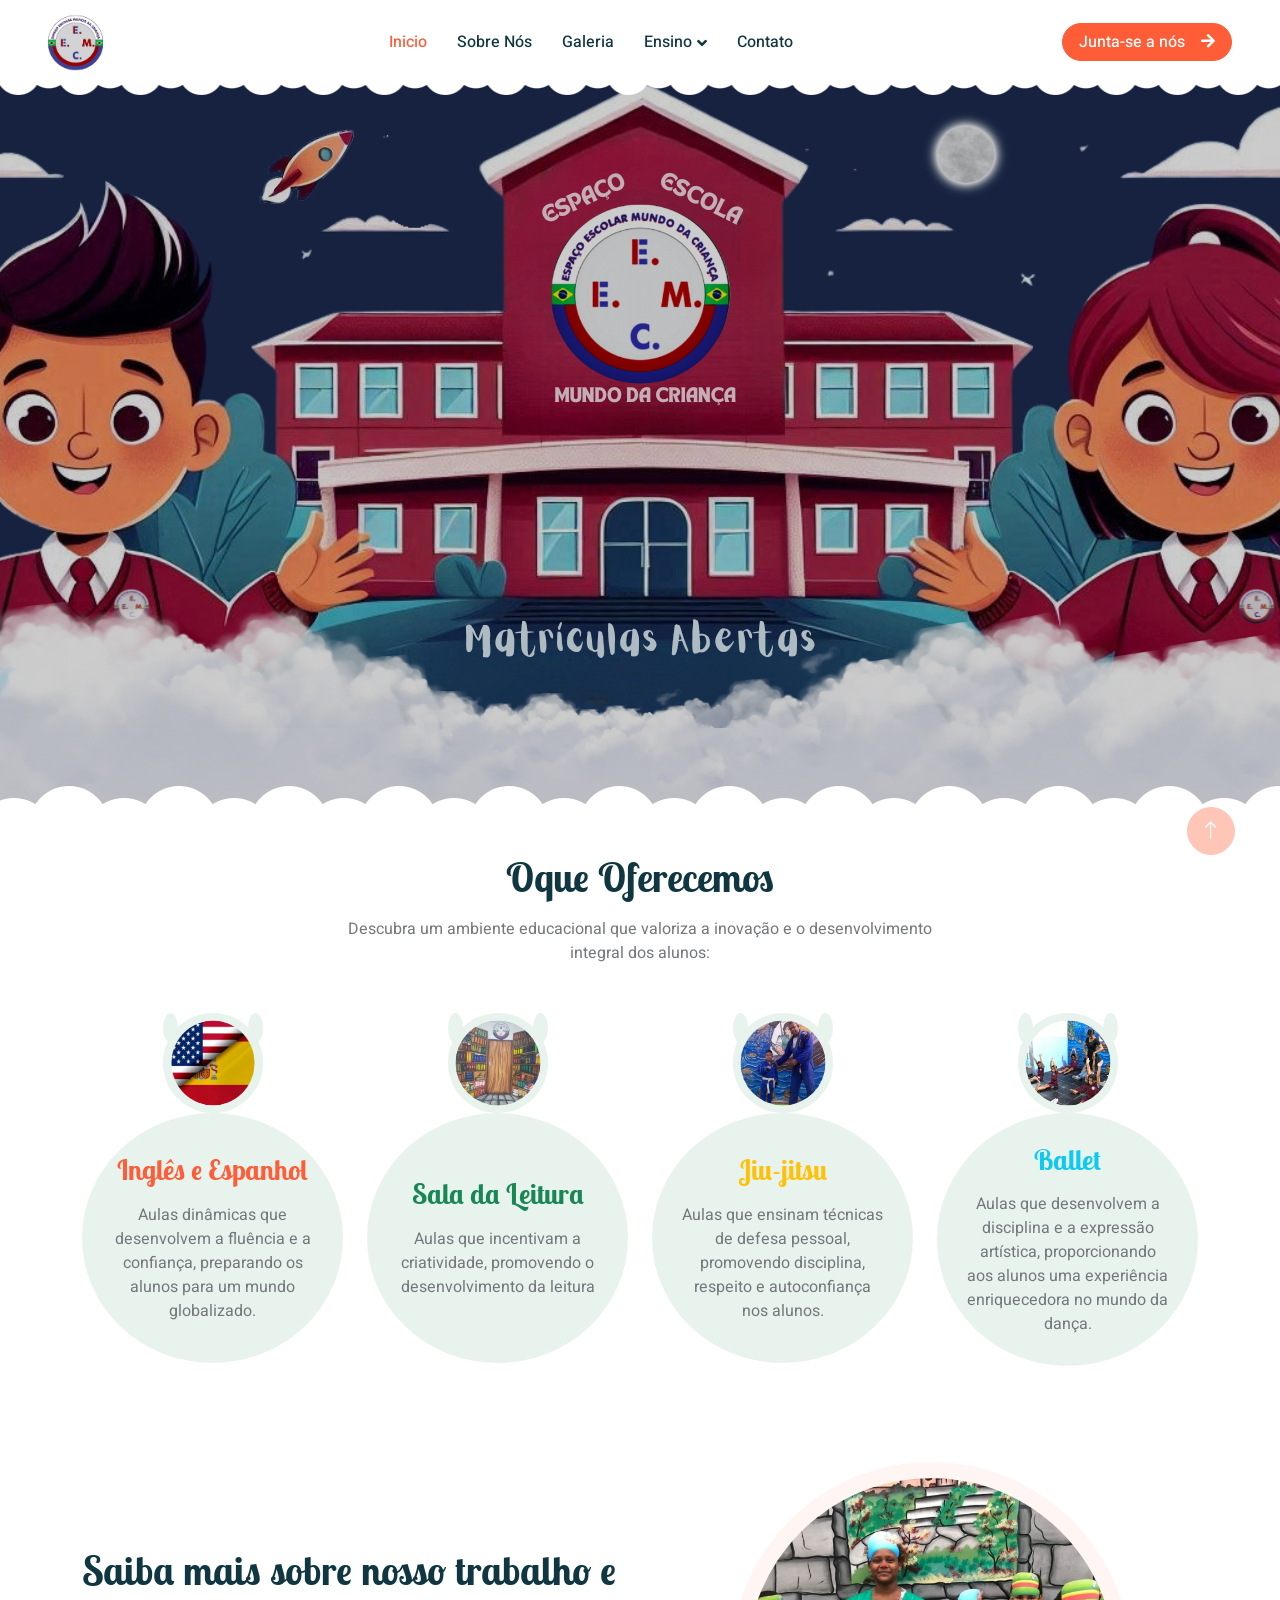
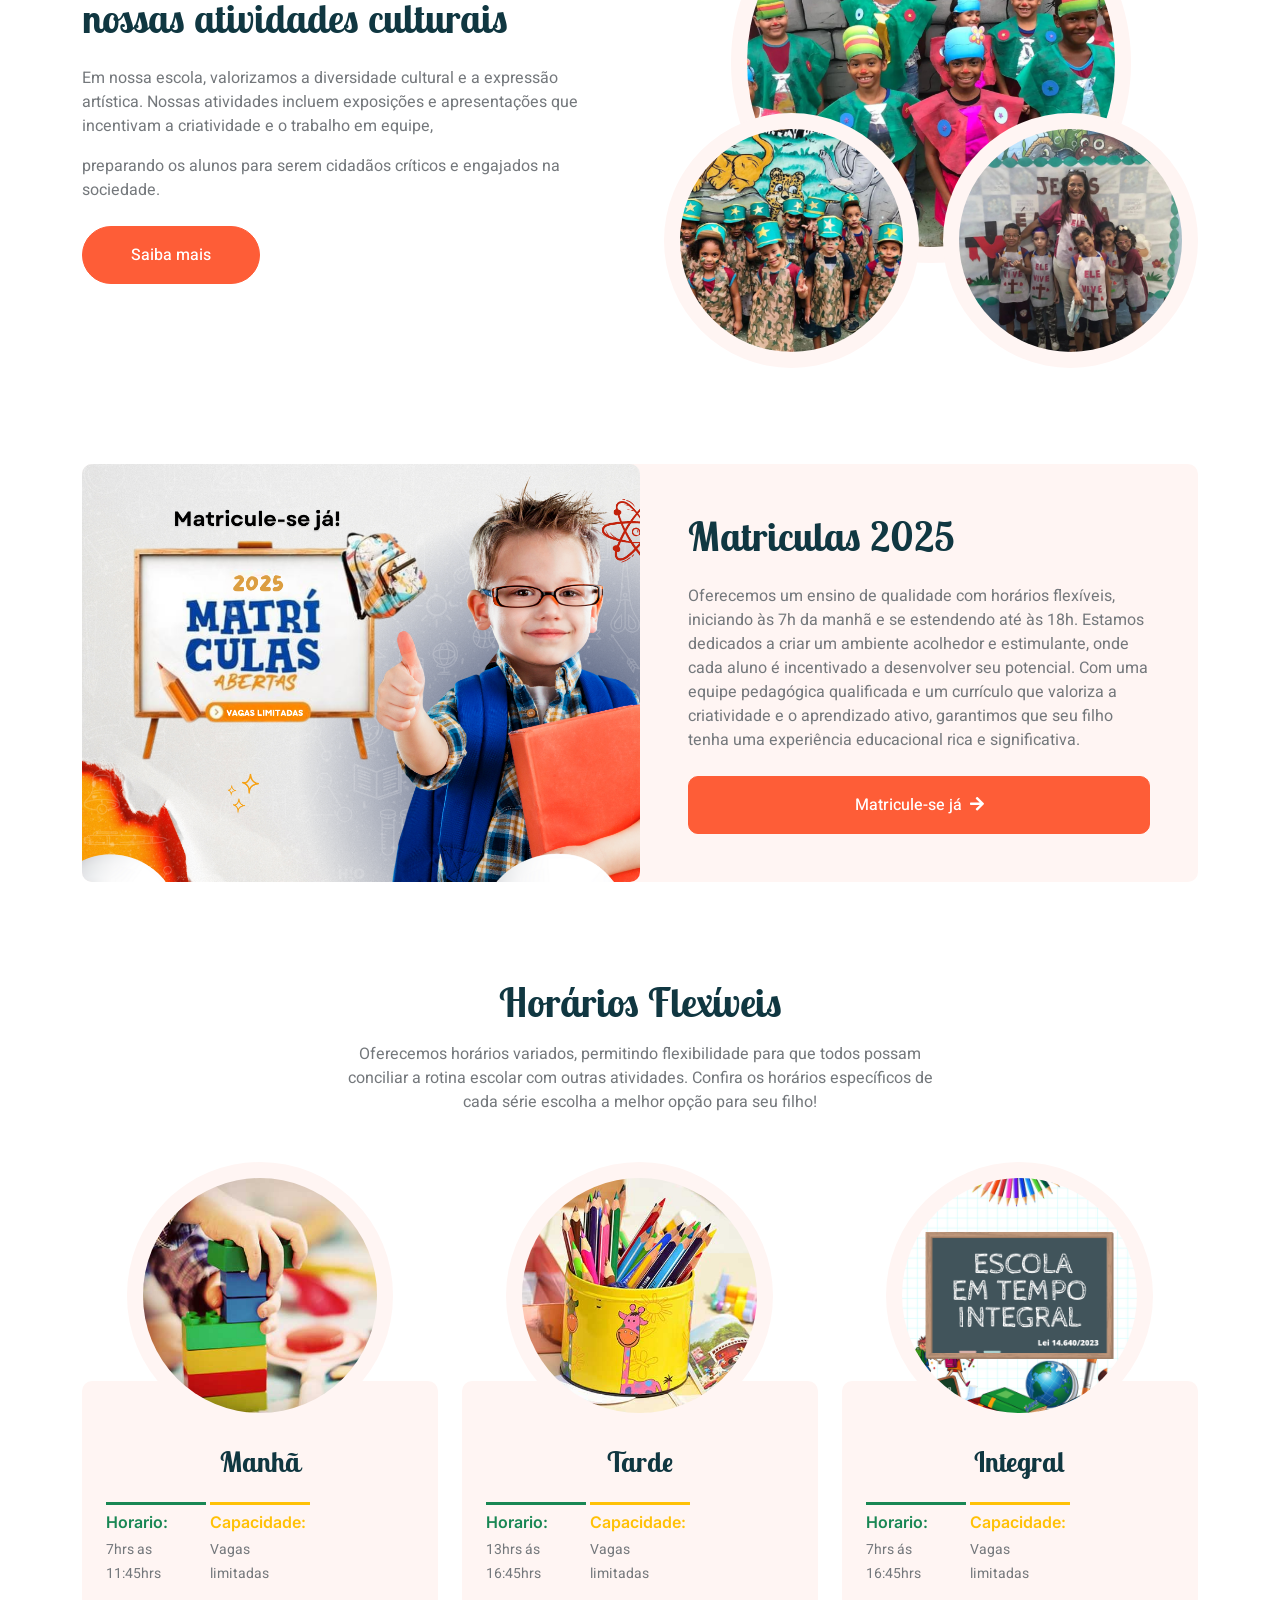
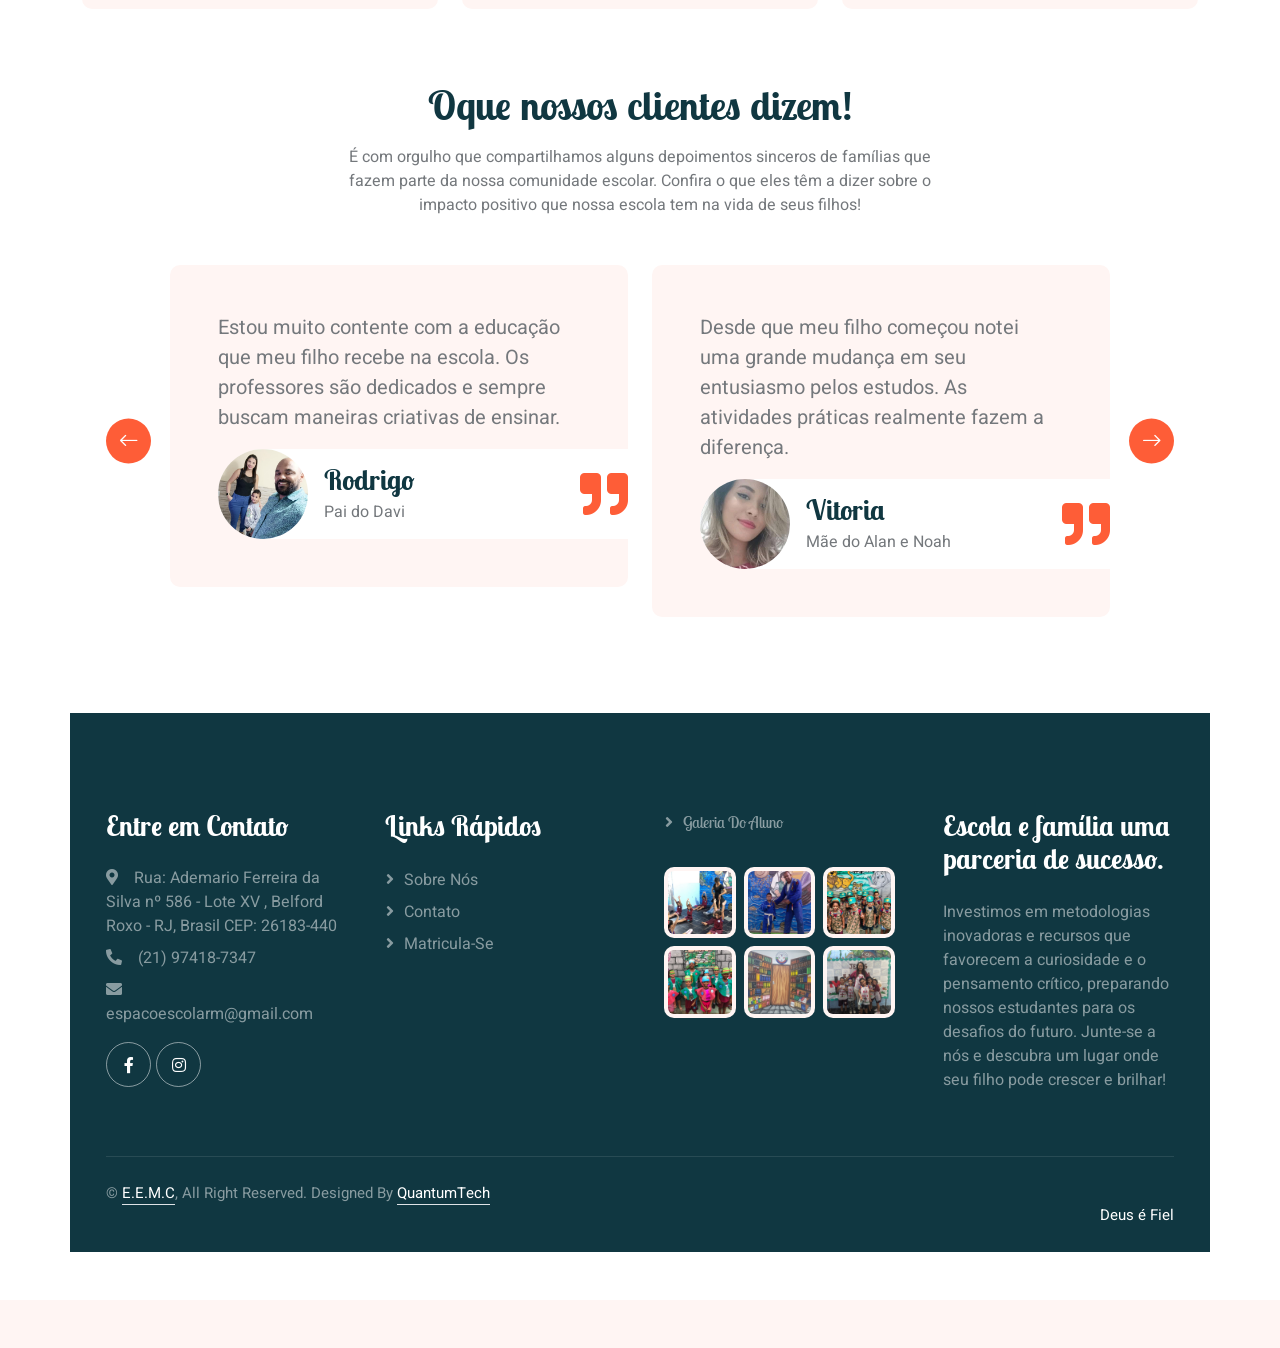
<file: index.html>
<!DOCTYPE html>
<html lang="pt=br">
<head>
    <meta charset="utf-8">
    <meta content="width=device-width, initial-scale=1.0" name="viewport">
    <meta content="" name="keywords">
    <meta content="" name="description">
    <link rel="preconnect" href="https://fonts.googleapis.com">
    <link rel="preconnect" href="https://fonts.gstatic.com" crossorigin>
    <link href="https://fonts.googleapis.com/css2?family=Heebo:wght@400;500;600&family=Inter:wght@600&family=Lobster+Two:wght@700&display=swap" rel="stylesheet">
    <link href="https://cdnjs.cloudflare.com/ajax/libs/font-awesome/5.10.0/css/all.min.css" rel="stylesheet">
    <link href="https://cdn.jsdelivr.net/npm/bootstrap-icons@1.4.1/font/bootstrap-icons.css" rel="stylesheet">
    <link href="lib/animate/animate.min.css" rel="stylesheet">
    <link href="lib/owlcarousel/assets/owl.carousel.min.css" rel="stylesheet">
    <link href="https://fonts.googleapis.com/icon?family=Material+Icons" rel="stylesheet">
    <link href="css/bootstrap.min.css" rel="stylesheet">
    <link href="css/style.css" rel="stylesheet">
    <link href="img/icon.ico" rel="icon">
    <title>Espaço Escola Mundo da Criança</title>
</head>

<body>
    <div class="container-xxl bg-white p-0">
        <!-- Carregamento Começo -->
        <div id="spinner" class="show bg-white position-fixed translate-middle w-100 vh-100 top-50 start-50 d-flex align-items-center justify-content-center">
            <div class="spinner-border text-primary" style="width: 3rem; height: 3rem;" role="status">
                <span class="sr-only">Loading...</span>
            </div>
        </div>
        <!-- Carregamento Final -->

        <!-- Navbar Começo -->
        <nav class="navbar navbar-expand-lg bg-white navbar-light sticky-top px-4 px-lg-5 py-lg-0">
            <a href="index.html" class="navbar-brand">
                <h1 class="m-0 text-primary"> <div class="navbar-logo">
                    <img src="img/icon.ico" alt="Logo da Escola Mundo da Criança"></h1>
            </a>
            <button type="button" class="navbar-toggler" data-bs-toggle="collapse" data-bs-target="#navbarCollapse">
                <span class="navbar-toggler-icon"></span>
            </button>
            <div class="collapse navbar-collapse" id="navbarCollapse">
                <div class="navbar-nav mx-auto">
                    <a href="index.html" class="nav-item nav-link active">Inicio</a>
                    <a href="about.html" class="nav-item nav-link">Sobre Nós</a>
                    <a href="gallery.html" class="nav-item nav-link">Galeria</a>
                    <div class="nav-item dropdown">
                        <a href="#" class="nav-link dropdown-toggle" data-bs-toggle="dropdown">Ensino</a>
                        <div class="dropdown-menu rounded-0 rounded-bottom border-0 shadow-sm m-0">
                            <a href="babyclass.html" class="dropdown-item active">Baby Class</a>
                            <a href="faseI.html" class="dropdown-item">Fase I</a>
                            <a href="faseII.html" class="dropdown-item">Fase II</a>
                            <a href="faseIII.html" class="dropdown-item">Fase III</a>
                            <a href="1ao3.html" class="dropdown-item">1º ao 3º ano</a>
                            <a href="4ao5.html" class="dropdown-item">4º ao 5º ano</a>
                        </div>
                    </div>
                    <a href="contact.html" class="nav-item nav-link">Contato</a>
                </div>
                <a href="contact.html" class="btn btn-primary rounded-pill px-3 d-none d-lg-block">Junta-se a nós<i class="fa fa-arrow-right ms-3"></i></a>
            </div>
        </nav>
        <!-- Navbar Final -->

        <!-- Imagem Fundo Começo -->
        <div class="container-fluid p-0 mb-5">
            <div class="owl-carousel header-carousel position-relative">
                <div class="owl-carousel-item position-relative">
                    <img class="img-fluid" src="img/imggrande.png" alt="">
                    <div class="position-absolute top-0 start-0 w-100 h-100 d-flex align-items-center" style="background: rgba(0, 0, 0, .2);">
                    </div>
                </div>
        </div>
        <!-- Imagem Fundo Final -->

        <!-- Serviços Começo -->
        <div class="container-xxl py-5">
            <div class="container">
                <div class="text-center mx-auto mb-5 wow fadeInUp" data-wow-delay="0.1s" style="max-width: 600px;">
                    <h1 class="mb-3">Oque Oferecemos</h1>
                    <p>Descubra um ambiente educacional que valoriza a inovação e o desenvolvimento integral dos alunos:
                    </p>
                </div>
                <div class="row g-4">
                    <div class="col-lg-3 col-sm-6 wow fadeInUp" data-wow-delay="0.1s">
                        <div class="facility-item">
                            <div class="facility-icon bg-success position-relative">
                                <span class="bg-success"></span>
                                <img src="img/bandeiras.png" alt="Bandeira" class="img-fluid rounded-circle" style="width: 85px; height: 85px; position: absolute; top: 50%; left: 50%; transform: translate(-50%, -50%); z-index: 1;">
                                <span class="bg-success" style="opacity: 0.5; position: absolute; top: 0; left: 0; width: 100%; height: 100%; z-index: 0;"></span>
                                <span class="bg-success"></span>
                            </div>
                            <div class="facility-text bg-success">
                                <h3 class="text-primary mb-3">Inglês e Espanhol</h3>
                                <p class="mb-0"> Aulas dinâmicas que desenvolvem a fluência e a confiança, preparando os alunos para um mundo globalizado.</p>
                            </div>
                        </div>
                    </div>
                    <div class="col-lg-3 col-sm-6 wow fadeInUp" data-wow-delay="0.3s">
                        <div class="facility-item">
                            <div class="facility-icon bg-success position-relative">
                                <span class="bg-success"></span>
                                <img src="img/cantodaleitura.jpg" alt="Bandeira" class="img-fluid rounded-circle" style="width: 85px; height: 85px; position: absolute; top: 50%; left: 50%; transform: translate(-50%, -50%); z-index: 1;">
                                <span class="bg-success" style="opacity: 0.5; position: absolute; top: 0; left: 0; width: 100%; height: 100%; z-index: 0;"></span>
                                <span class="bg-success"></span>
                            </div>
                            <div class="facility-text bg-success">
                                <h3 class="text-success mb-3">Sala da Leitura</h3>
                                <p class="mb-0">Aulas que incentivam a criatividade, promovendo o desenvolvimento da leitura</p>
                            </div>
                        </div>
                    </div>
                    <div class="col-lg-3 col-sm-6 wow fadeInUp" data-wow-delay="0.5s">
                        <div class="facility-item">
                            <div class="facility-icon bg-success position-relative">
                                <span class="bg-success"></span>
                                <img src="img/jits.jpg" alt="Bandeira" class="img-fluid rounded-circle" style="width: 85px; height: 85px; position: absolute; top: 50%; left: 50%; transform: translate(-50%, -50%); z-index: 1;">
                                <span class="bg-success" style="opacity: 0.5; position: absolute; top: 0; left: 0; width: 100%; height: 100%; z-index: 0;"></span>
                                <span class="bg-success"></span>
                            </div>
                            <div class="facility-text bg-success">
                                <h3 class="text-warning mb-3">Jiu-jitsu</h3>
                                <p class="mb-0">Aulas que ensinam técnicas de defesa pessoal, promovendo disciplina, respeito e autoconfiança nos alunos.</p>
                            </div>
                        </div>
                    </div>
                    <div class="col-lg-3 col-sm-6 wow fadeInUp" data-wow-delay="0.7s">
                        <div class="facility-item">
                            <div class="facility-icon bg-success position-relative">
                                <span class="bg-success"></span>
                                <img src="img/ballet.jpg" alt="Bandeira" class="img-fluid rounded-circle" style="width: 85px; height: 85px; position: absolute; top: 50%; left: 50%; transform: translate(-50%, -50%); z-index: 1;">
                                <span class="bg-success" style="opacity: 0.5; position: absolute; top: 0; left: 0; width: 100%; height: 100%; z-index: 0;"></span>
                                <span class="bg-success"></span>
                            </div>
                            <div class="facility-text bg-success">
                                <h3 class="text-info mb-3">Ballet</h3>
                                <p class="mb-0">Aulas que desenvolvem a disciplina e a expressão artística, proporcionando aos alunos uma experiência enriquecedora no mundo da dança.</p>
                            </div>
                        </div>
                    </div>
                </div>
            </div>
        </div>
        <!-- Serviços Final -->

        <!-- Saiba Mais Começo -->
        <div class="container-xxl py-5">
            <div class="container">
                <div class="row g-5 align-items-center">
                    <div class="col-lg-6 wow fadeInUp" data-wow-delay="0.1s">
                        <h1 class="mb-4">Saiba mais sobre nosso trabalho e nossas atividades culturais</h1>
                        <p>Em nossa escola, valorizamos a diversidade cultural e a expressão artística. Nossas atividades incluem exposições e apresentações que incentivam a criatividade e o trabalho em equipe,</p>
                        <p class="mb-4">preparando os alunos para serem cidadãos críticos e engajados na sociedade.</p>
                        <div class="row g-4 align-items-center">
                            <div class="col-sm-6">
                                <a class="btn btn-primary rounded-pill py-3 px-5" href="about.html">Saiba mais</a>
                            </div>
                        </div>
                    </div>
                    <div class="col-lg-6 about-img wow fadeInUp" data-wow-delay="0.5s">
                        <div class="row">
                            <div class="col-12 text-center">
                                <img class="img-fluid w-75 rounded-circle bg-light p-3" src="img/diadocirco.jpg" alt="">
                            </div>
                            <div class="col-6 text-start" style="margin-top: -150px;">
                                <img class="img-fluid w-100 rounded-circle bg-light p-3" src="img/diadosoldado.jpg" alt="">
                            </div>
                            <div class="col-6 text-end" style="margin-top: -150px;">
                                <img class="img-fluid w-100 rounded-circle bg-light p-3" src="img/pascoa.jpg" alt="">
                            </div>
                        </div>
                    </div>
                </div>
            </div>
        </div>
        <!-- Saiba mais Final -->


        <!-- Matriculas Começo -->
        <div class="container-xxl py-5">
            <div class="container">
                <div class="bg-light rounded">
                    <div class="row g-0">
                        <div class="col-lg-6 wow fadeIn" data-wow-delay="0.1s" style="min-height: 400px;">
                            <div class="position-relative h-100">
                                <img class="position-absolute w-100 h-100 rounded" src="img/1.png" style="object-fit: cover;">
                            </div>
                        </div>
                        <div class="col-lg-6 wow fadeIn" data-wow-delay="0.5s">
                            <div class="h-100 d-flex flex-column justify-content-center p-5">
                                <h1 class="mb-4">Matriculas 2025</h1>
                                <p class="mb-4">Oferecemos um ensino de qualidade com horários flexíveis, iniciando às 7h da manhã e se estendendo até às 18h. Estamos dedicados a criar um ambiente acolhedor e estimulante, onde cada aluno é incentivado a desenvolver seu potencial. Com uma equipe pedagógica qualificada e um currículo que valoriza a criatividade e o aprendizado ativo, garantimos que seu filho tenha uma experiência educacional rica e significativa.
                                </p>
                                <a class="btn btn-primary py-3 px-5" href="contact.html">Matricule-se já<i class="fa fa-arrow-right ms-2"></i></a>
                            </div>
                        </div>
                    </div>
                </div>
            </div>
        </div>
        <!-- Matriculas Final -->


        <!-- Horários Começo -->
        <div class="container-xxl py-5">
            <div class="container">
                <div class="text-center mx-auto mb-5 wow fadeInUp" data-wow-delay="0.1s" style="max-width: 600px;">
                    <h1 class="mb-3">Horários Flexíveis</h1>
                    <p>Oferecemos horários variados, permitindo flexibilidade para que todos possam conciliar a rotina escolar com outras atividades. Confira os horários específicos de cada série escolha a melhor opção para seu filho!</p>
                </div>
                <div class="row g-4">
                    <div class="col-lg-4 col-md-6 wow fadeInUp" data-wow-delay="0.1s">
                        <div class="classes-item">
                            <div class="bg-light rounded-circle w-75 mx-auto p-3">
                                <img class="img-fluid rounded-circle" src="img/classes-2.jpg" alt="">
                            </div>
                            <div class="bg-light rounded p-4 pt-5 mt-n5">
                                <a class="d-block text-center h3 mt-3 mb-4" href="">Manhã</a>
                                <div class="row g-1">
                                    <div class="col-4">
                                        <div class="border-top border-3 border-success pt-2">
                                            <h6 class="text-success mb-1">Horario:</h6>
                                            <small>7hrs as 11:45hrs</small>
                                        </div>
                                    </div>
                                    <div class="col-4">
                                        <div class="border-top border-3 border-warning pt-2">
                                            <h6 class="text-warning mb-1">Capacidade:</h6>
                                            <small>Vagas limitadas</small>
                                        </div>
                                    </div>
                                </div>
                            </div>
                        </div>
                    </div>
                    <div class="col-lg-4 col-md-6 wow fadeInUp" data-wow-delay="0.1s">
                        <div class="classes-item">
                            <div class="bg-light rounded-circle w-75 mx-auto p-3">
                                <img class="img-fluid rounded-circle" src="img/classes-1.jpg" alt="">
                            </div>
                            <div class="bg-light rounded p-4 pt-5 mt-n5">
                                <a class="d-block text-center h3 mt-3 mb-4" href="">Tarde</a>
                                <div class="row g-1">
                                    <div class="col-4">
                                        <div class="border-top border-3 border-success pt-2">
                                            <h6 class="text-success mb-1">Horario:</h6>
                                            <small>13hrs ás 16:45hrs</small>
                                        </div>
                                    </div>
                                    <div class="col-4">
                                        <div class="border-top border-3 border-warning pt-2">
                                            <h6 class="text-warning mb-1">Capacidade:</h6>
                                            <small>Vagas limitadas</small>
                                        </div>
                                    </div>
            
                                </div>
                            </div>
                        </div>
                    </div>
                   <div class="col-lg-4 col-md-6 wow fadeInUp" data-wow-delay="0.1s">
                        <div class="classes-item">
                            <div class="bg-light rounded-circle w-75 mx-auto p-3">
                                <img class="img-fluid rounded-circle" src="img/Escola-em-tempo-integral.png" alt="">
                            </div>
                            <div class="bg-light rounded p-4 pt-5 mt-n5">
                                <a class="d-block text-center h3 mt-3 mb-4" href="">Integral</a>
                                <div class="row g-1">
                                    <div class="col-4">
                                        <div class="border-top border-3 border-success pt-2">
                                            <h6 class="text-success mb-1">Horario:</h6>
                                            <small>7hrs ás 16:45hrs</small>
                                        </div>
                                    </div>
                                    <div class="col-4">
                                        <div class="border-top border-3 border-warning pt-2">
                                            <h6 class="text-warning mb-1">Capacidade:</h6>
                                            <small>Vagas limitadas</small>
                                        </div>
                                    </div>
                                </div>
                            </div>
                        </div>
                    </div>
        <!-- Horários Final -->

        <!-- Depoimento Começo -->
        <div class="container-xxl py-5">
            <div class="container">
                <div class="text-center mx-auto mb-5 wow fadeInUp" data-wow-delay="0.1s" style="max-width: 600px;">
                    <h1 class="mb-3">Oque nossos clientes dizem!</h1>
                    <p>É com orgulho que compartilhamos alguns depoimentos sinceros de famílias que fazem parte da nossa comunidade escolar. Confira o que eles têm a dizer sobre o impacto positivo que nossa escola tem na vida de seus filhos!</p>
                </div>
                <div class="owl-carousel testimonial-carousel wow fadeInUp" data-wow-delay="0.1s">
                    <div class="testimonial-item bg-light rounded p-5">
                        <p class="fs-5">Estou muito contente com a educação que meu filho recebe na escola. Os professores são dedicados e sempre buscam maneiras criativas de ensinar.</p>
                        <div class="d-flex align-items-center bg-white me-n5" style="border-radius: 50px 0 0 50px;">
                            <img class="img-fluid flex-shrink-0 rounded-circle" src="img/1depo.jpeg" style="width: 90px; height: 90px;">
                            <div class="ps-3">
                                <h3 class="mb-1">Rodrigo</h3>
                                <span>Pai do Davi</span>
                            </div>
                            <i class="fa fa-quote-right fa-3x text-primary ms-auto d-none d-sm-flex"></i>
                        </div>
                    </div>
                    <div class="testimonial-item bg-light rounded p-5">
                        <p class="fs-5">Desde que meu filho começou notei uma grande mudança em seu entusiasmo pelos estudos. As atividades práticas realmente fazem a diferença.</p>
                        <div class="d-flex align-items-center bg-white me-n5" style="border-radius: 50px 0 0 50px;">
                            <img class="img-fluid flex-shrink-0 rounded-circle" src="img/IMG_20220906_180958_457.jpg" style="width: 90px; height: 90px;">
                            <div class="ps-3">
                                <h3 class="mb-1">Vitoria </h3>
                                <span>Mãe do Alan e Noah</span>
                            </div>
                            <i class="fa fa-quote-right fa-3x text-primary ms-auto d-none d-sm-flex"></i>
                        </div>
                    </div>
                    <div class="testimonial-item bg-light rounded p-5">
                        <p class="fs-5">Sempre prontos e dispostos a nos atender com muito carinho e atenção. Escola dedicada e atenciosa com seus alunos. Minha filha simplesmente ama essa escola!</p>
                        <div class="d-flex align-items-center bg-white me-n5" style="border-radius: 50px 0 0 50px;">
                            <img class="img-fluid flex-shrink-0 rounded-circle" src="img/depo3.jpeg" style="width: 90px; height: 90px;">
                            <div class="ps-3">
                                <h3 class="mb-1">Karen</h3>
                                <span>Mãe da Maria Cecilia</span>
                            </div>
                            <i class="fa fa-quote-right fa-3x text-primary ms-auto d-none d-sm-flex"></i>
                        </div>
                    </div>
                </div>
            </div>
        </div>
        <!-- Depoimento Final -->


          <!-- Final Começo -->
          <div class="container-fluid bg-dark text-white-50 footer pt-5 mt-5 wow fadeIn" data-wow-delay="0.1s">
            <div class="container py-5">
                <div class="row g-5">
                    <div class="col-lg-3 col-md-6">
                        <h3 class="text-white mb-4">Entre em Contato</h3>
                        <p class="mb-2"><i class="fa fa-map-marker-alt me-3"></i>Rua: Ademario Ferreira da Silva nº 586 - Lote XV , Belford Roxo - RJ, Brasil CEP: 26183-440 </p>
                        <p class="mb-2"><i class="fa fa-phone-alt me-3"></i>(21) 97418-7347</p>
                        <p class="mb-2"><i class="fa fa-envelope me-3"></i>espacoescolarm@gmail.com</p>
                        <div class="d-flex pt-2">
                            <a class="btn btn-outline-light btn-social" href="https://www.facebook.com/p/Espa%C3%A7o-Escolar-Mundo-Da-Crian%C3%A7a-100066816966329/?_rdr" target="_blank"><i class="fab fa-facebook-f"></i></a>
                            <a class="btn btn-outline-light btn-social" href="https://www.instagram.com/e_e_mundodacrianca?igsh=NHhieTVvMWZtdTVp" target="_blank"><i class="fab fa-instagram"></i></a>
                        </div>
                    </div>
                    <div class="col-lg-3 col-md-6">
                        <h3 class="text-white mb-4">Links Rápidos</h3>
                        <a class="btn btn-link text-white-50" href="about.html">Sobre Nós</a>
                        <a class="btn btn-link text-white-50" href="contact.html">Contato</a>
                        <a class="btn btn-link text-white-50" href="contact.html">Matricula-se</a>
                    </div>
                    <div class="col-lg-3 col-md-6">
                        <h3 class="text-white mb-4"><a class="btn btn-link text-white-50" href="">Galeria do Aluno</a></h3>
                        <div class="row g-2 pt-2">
                            <div class="col-4">
                                <a href="/gallery.html"><img class="img-fluid rounded bg-light p-1" src="img/ballet.jpg" alt="Fotos Alunos"></a>
                            </div>
                            <div class="col-4">
                                <a href="/gallery.html"><img class="img-fluid rounded bg-light p-1" src="img/jits.jpg" alt="Fotos Alunos"></a>
                            </div>
                            <div class="col-4">
                                <a href="/gallery.html"><img class="img-fluid rounded bg-light p-1" src="img/diadosoldado.jpg" alt="Fotos Alunos"></a>
                            </div>
                            
                            <div class="col-4">
                                <a href="/gallery.html"><img class="img-fluid rounded bg-light p-1" src="img/diadocirco.jpg" alt="Fotos Alunos"></a>
                            </div>
                            
                            <div class="col-4">
                                <a href="/gallery.html"><img class="img-fluid rounded bg-light p-1" src="img/cantodaleitura.jpg" alt=""></a>
                            </div>
                            <div class="col-4">
                                <a href="/gallery.html"><img class="img-fluid rounded bg-light p-1" src="img/pascoa.jpg" alt=""></a>
                            </div>
                        </div>
                    </div>
                    <div class="col-lg-3 col-md-6">
                        <h3 class="text-white mb-4">Escola e família uma parceria de sucesso.</h3>
                        <p>Investimos em metodologias inovadoras e recursos que favorecem a curiosidade e o pensamento crítico, preparando nossos estudantes para os desafios do futuro. Junte-se a nós e descubra um lugar onde seu filho pode crescer e brilhar!</p>
                    </div>
                </div>
            </div>
            <div class="container">
                <div class="copyright">
                    <div class="row">
                        <div class="col-md-6 text-center text-md-start mb-3 mb-md-0">
                            &copy; <a class="border-bottom" href="index.html">E.E.M.C</a>, All Right Reserved. 
							
							Designed By <a class="border-bottom" href="https://www.instagram.com/quantumttech/profilecard/?igsh=YnZjMTNqOGxjcHFn" target="_blank">QuantumTech</a>
                        </div>
                        <div class="col-md-6 text-center text-md-end">
                            <div class="footer-menu">
                                <a href="#">Deus é Fiel</a>
                            </div>
                        </div>
                    </div>
                </div>
            </div>
        </div>
        <!-- Final Final -->


        <!-- Voltar para o Topo -->
        <a href="#" class="btn btn-lg btn-primary btn-lg-square back-to-top"><i class="bi bi-arrow-up"></i></a>
    </div>

    <!-- JavaScript -->
    <script src="https://code.jquery.com/jquery-3.4.1.min.js"></script>
    <script src="https://cdn.jsdelivr.net/npm/bootstrap@5.0.0/dist/js/bootstrap.bundle.min.js"></script>
    <script src="lib/wow/wow.min.js"></script>
    <script src="lib/easing/easing.min.js"></script>
    <script src="lib/waypoints/waypoints.min.js"></script>
    <script src="lib/owlcarousel/owl.carousel.min.js"></script>
    <script src="js/main.js"></script>
</body>

</html>
</file>
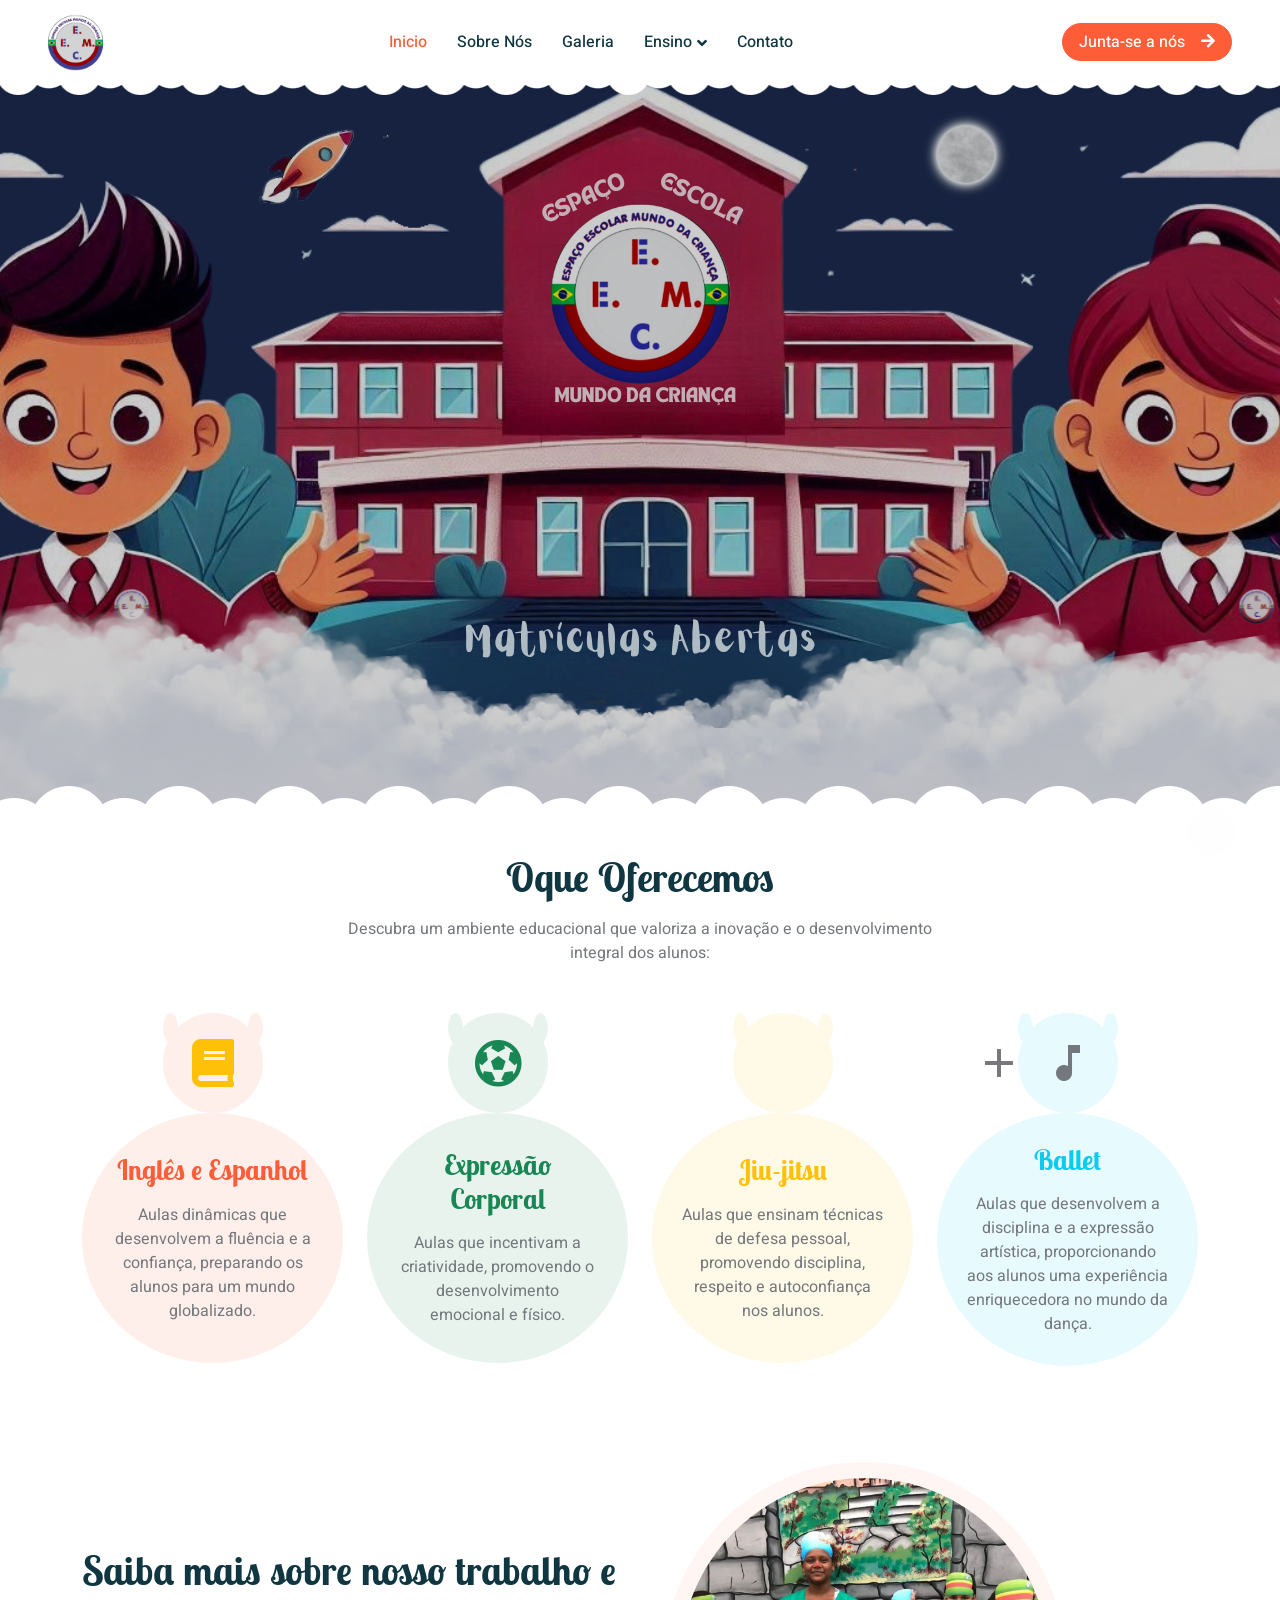
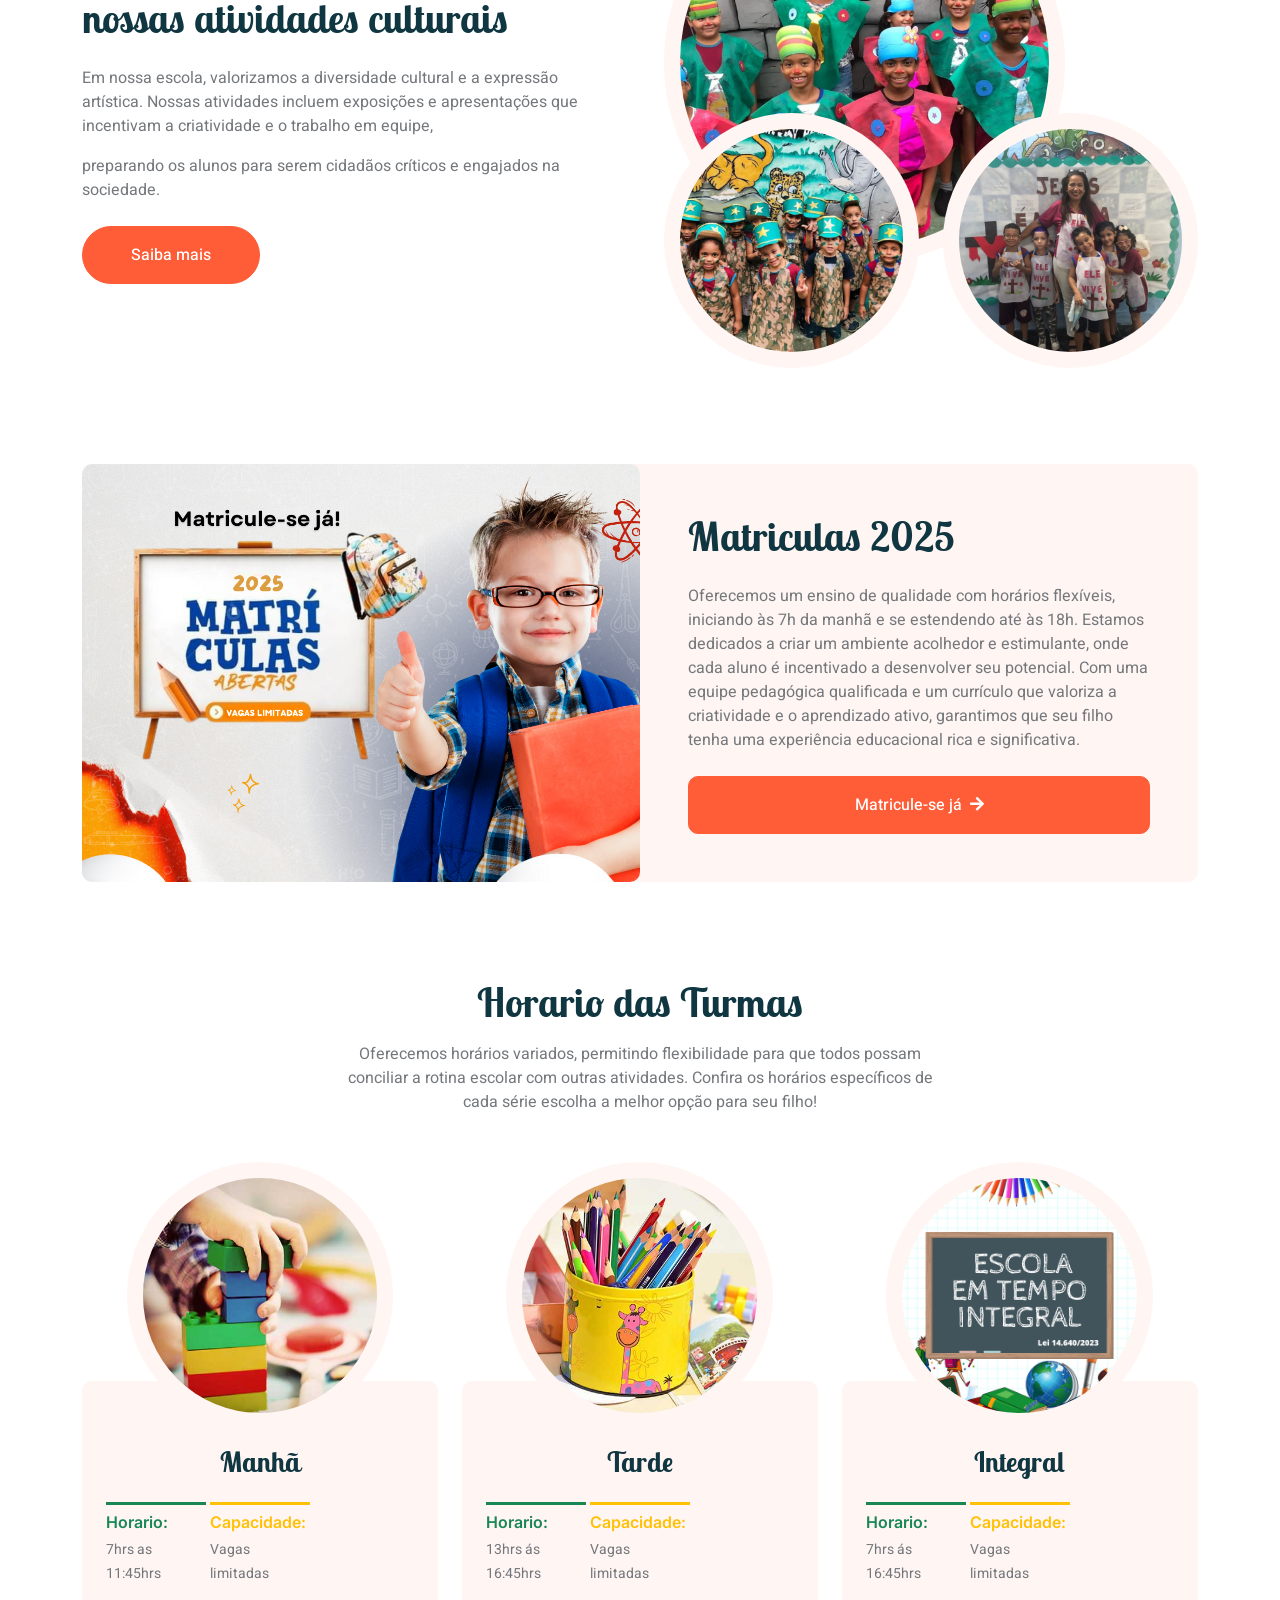
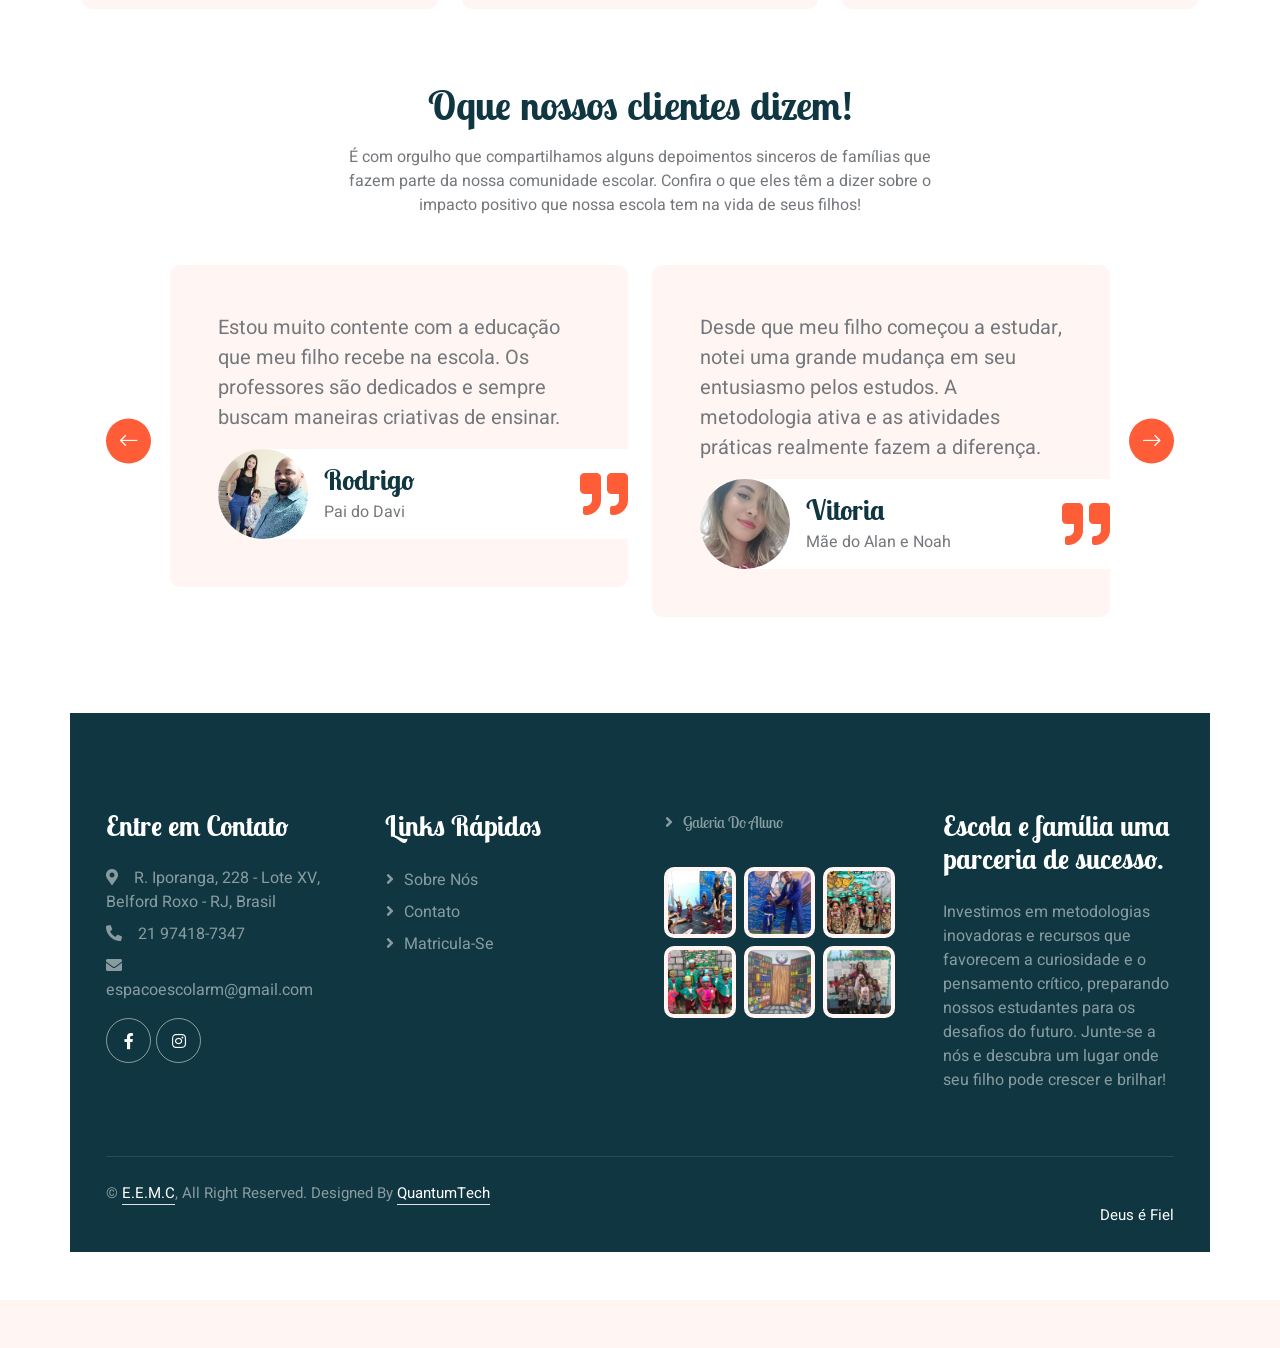
<file: Paginas/index.html>
<!DOCTYPE html>
<html lang="pt=br">

<head>
    <meta charset="utf-8">
    <title>Espaço Escola Mundo da Criança</title>
    <meta content="width=device-width, initial-scale=1.0" name="viewport">
    <meta content="" name="keywords">
    <meta content="" name="description">

    <!-- icon -->
    <link href="/Paginas/img/icon.ico" rel="icon">

    <!-- Google Web Fonts -->
    <link rel="preconnect" href="https://fonts.googleapis.com">
    <link rel="preconnect" href="https://fonts.gstatic.com" crossorigin>
    <link href="https://fonts.googleapis.com/css2?family=Heebo:wght@400;500;600&family=Inter:wght@600&family=Lobster+Two:wght@700&display=swap" rel="stylesheet">
    
    <!-- Icon Font Stylesheet -->
    <link href="https://cdnjs.cloudflare.com/ajax/libs/font-awesome/5.10.0/css/all.min.css" rel="stylesheet">
    <link href="https://cdn.jsdelivr.net/npm/bootstrap-icons@1.4.1/font/bootstrap-icons.css" rel="stylesheet">

    <!-- Libraries Stylesheet -->
    <link href="lib/animate/animate.min.css" rel="stylesheet">
    <link href="lib/owlcarousel/assets/owl.carousel.min.css" rel="stylesheet">
    <link href="https://fonts.googleapis.com/icon?family=Material+Icons" rel="stylesheet">

    <!-- Customized Bootstrap Stylesheet -->
    <link href="css/bootstrap.min.css" rel="stylesheet">

    <!-- Template Stylesheet -->
    <link href="css/style.css" rel="stylesheet">
</head>

<body>
    <div class="container-xxl bg-white p-0">
        <!-- Spinner Start -->
        <div id="spinner" class="show bg-white position-fixed translate-middle w-100 vh-100 top-50 start-50 d-flex align-items-center justify-content-center">
            <div class="spinner-border text-primary" style="width: 3rem; height: 3rem;" role="status">
                <span class="sr-only">Loading...</span>
            </div>
        </div>
        <!-- Spinner End -->


        <!-- Navbar Start -->
        <nav class="navbar navbar-expand-lg bg-white navbar-light sticky-top px-4 px-lg-5 py-lg-0">
            <a href="index.html" class="navbar-brand">
                <h1 class="m-0 text-primary"> <div class="navbar-logo">
                    <img src="/Paginas/img/icon.ico" alt="Logo da Escola Mundo da Criança"></h1>
            </a>
            <button type="button" class="navbar-toggler" data-bs-toggle="collapse" data-bs-target="#navbarCollapse">
                <span class="navbar-toggler-icon"></span>
            </button>
            <div class="collapse navbar-collapse" id="navbarCollapse">
                <div class="navbar-nav mx-auto">
                    <a href="index.html" class="nav-item nav-link active">Inicio</a>
                    <a href="about.html" class="nav-item nav-link">Sobre Nós</a>
                    <a href="gallery.html" class="nav-item nav-link">Galeria</a>
                    <div class="nav-item dropdown">
                        <a href="#" class="nav-link dropdown-toggle" data-bs-toggle="dropdown">Ensino</a>
                        <div class="dropdown-menu rounded-0 rounded-bottom border-0 shadow-sm m-0">
                            <a href="babyclass.html" class="dropdown-item active">Baby Class</a>
                            <a href="faseI.html" class="dropdown-item">Fase I</a>
                            <a href="faseII.html" class="dropdown-item">Fase II</a>
                            <a href="faseIII.html" class="dropdown-item">Fase III</a>
                            <a href="1ao3.html" class="dropdown-item">1º ao 3º ano</a>
                            <a href="4ao5.html" class="dropdown-item">4º ao 5º ano</a>
                        </div>
                    </div>
                    <a href="contact.html" class="nav-item nav-link">Contato</a>
                </div>
                <a href="contact.html" class="btn btn-primary rounded-pill px-3 d-none d-lg-block">Junta-se a nós<i class="fa fa-arrow-right ms-3"></i></a>
            </div>
        </nav>
        <!-- Navbar End -->


        <!-- Carousel Start -->
        <div class="container-fluid p-0 mb-5">
            <div class="owl-carousel header-carousel position-relative">
                <div class="owl-carousel-item position-relative">
                    <img class="img-fluid" src="/Paginas/img/imggrande.png" alt="">
                    <div class="position-absolute top-0 start-0 w-100 h-100 d-flex align-items-center" style="background: rgba(0, 0, 0, .2);">
                    </div>
                </div>
        </div>
        <!-- Carousel End -->


        <!-- Facilities Start -->
        <div class="container-xxl py-5">
            <div class="container">
                <div class="text-center mx-auto mb-5 wow fadeInUp" data-wow-delay="0.1s" style="max-width: 600px;">
                    <h1 class="mb-3">Oque Oferecemos</h1>
                    <p>Descubra um ambiente educacional que valoriza a inovação e o desenvolvimento integral dos alunos:
                    </p>
                </div>
                <div class="row g-4">
                    <div class="col-lg-3 col-sm-6 wow fadeInUp" data-wow-delay="0.1s">
                        <div class="facility-item">
                            <div class="facility-icon bg-primary">
                                <span class="bg-primary"></span>
                                <i class="fa fa-book fa-3x text-warning"></i>
                                <span class="bg-primary"></span>
                            </div>
                            <div class="facility-text bg-primary">
                                <h3 class="text-primary mb-3">Inglês e Espanhol</h3>
                                <p class="mb-0"> Aulas dinâmicas que desenvolvem a fluência e a confiança, preparando os alunos para um mundo globalizado.</p>
                            </div>
                        </div>
                    </div>
                    <div class="col-lg-3 col-sm-6 wow fadeInUp" data-wow-delay="0.3s">
                        <div class="facility-item">
                            <div class="facility-icon bg-success">
                                <span class="bg-success"></span>
                                <i class="fa fa-futbol fa-3x text-success"></i>
                                <span class="bg-success"></span>
                            </div>
                            <div class="facility-text bg-success">
                                <h3 class="text-success mb-3">Expressão Corporal</h3>
                                <p class="mb-0">Aulas que incentivam a criatividade, promovendo o desenvolvimento emocional e físico.</p>
                            </div>
                        </div>
                    </div>
                    <div class="col-lg-3 col-sm-6 wow fadeInUp" data-wow-delay="0.5s">
                        <div class="facility-item">
                            <div class="facility-icon bg-warning">
                                <span class="bg-warning"></span>
                                <i class="material-icons" style="font-size:48px;">sports_kabaddi</i>
                                <span class="bg-warning"></span>
                            </div>
                            <div class="facility-text bg-warning">
                                <h3 class="text-warning mb-3">Jiu-jitsu</h3>
                                <p class="mb-0">Aulas que ensinam técnicas de defesa pessoal, promovendo disciplina, respeito e autoconfiança nos alunos.</p>
                            </div>
                        </div>
                    </div>
                    <div class="col-lg-3 col-sm-6 wow fadeInUp" data-wow-delay="0.7s">
                        <div class="facility-item">
                            <div class="facility-icon bg-info">
                                <span class="bg-info"></span>
                                <i class="material-icons" style="font-size:48px;">music_note</i>
                                <span class="bg-info"></span>
                            </div>
                            <div class="facility-text bg-info">
                                <h3 class="text-info mb-3">Ballet</h3>
                                <p class="mb-0">Aulas que desenvolvem a disciplina e a expressão artística, proporcionando aos alunos uma experiência enriquecedora no mundo da dança.</p>
                            </div>
                        </div>
                    </div>
                </div>
            </div>
        </div>
        <!-- Facilities End -->


        <!-- About Start -->
        <div class="container-xxl py-5">
            <div class="container">
                <div class="row g-5 align-items-center">
                    <div class="col-lg-6 wow fadeInUp" data-wow-delay="0.1s">
                        <h1 class="mb-4">Saiba mais sobre nosso trabalho e nossas atividades culturais</h1>
                        <p>Em nossa escola, valorizamos a diversidade cultural e a expressão artística. Nossas atividades incluem exposições e apresentações que incentivam a criatividade e o trabalho em equipe,</p>
                        <p class="mb-4">preparando os alunos para serem cidadãos críticos e engajados na sociedade.</p>
                        <div class="row g-4 align-items-center">
                            <div class="col-sm-6">
                                <a class="btn btn-primary rounded-pill py-3 px-5" href="/Paginas/about.html">Saiba mais</a>
                            </div>
                        </div>
                    </div>
                    <div class="col-lg-6 about-img wow fadeInUp" data-wow-delay="0.5s">
                        <div class="row">
                            <div class="col-12 text-center">
                                <img class="img-fluid w-75 rounded-circle bg-light p-3" src="/Paginas/img/diadocirco.jpg" alt="">
                            </div>
                            <div class="col-6 text-start" style="margin-top: -150px;">
                                <img class="img-fluid w-100 rounded-circle bg-light p-3" src="/Paginas/img/diadosoldado.jpg" alt="">
                            </div>
                            <div class="col-6 text-end" style="margin-top: -150px;">
                                <img class="img-fluid w-100 rounded-circle bg-light p-3" src="/Paginas/img/pascoa.jpg" alt="">
                            </div>
                        </div>
                    </div>
                </div>
            </div>
        </div>
        <!-- About End -->


        <!-- Call To Action Start -->
        <div class="container-xxl py-5">
            <div class="container">
                <div class="bg-light rounded">
                    <div class="row g-0">
                        <div class="col-lg-6 wow fadeIn" data-wow-delay="0.1s" style="min-height: 400px;">
                            <div class="position-relative h-100">
                                <img class="position-absolute w-100 h-100 rounded" src="/Paginas/img/1.png" style="object-fit: cover;">
                            </div>
                        </div>
                        <div class="col-lg-6 wow fadeIn" data-wow-delay="0.5s">
                            <div class="h-100 d-flex flex-column justify-content-center p-5">
                                <h1 class="mb-4">Matriculas 2025</h1>
                                <p class="mb-4">Oferecemos um ensino de qualidade com horários flexíveis, iniciando às 7h da manhã e se estendendo até às 18h. Estamos dedicados a criar um ambiente acolhedor e estimulante, onde cada aluno é incentivado a desenvolver seu potencial. Com uma equipe pedagógica qualificada e um currículo que valoriza a criatividade e o aprendizado ativo, garantimos que seu filho tenha uma experiência educacional rica e significativa.
                                </p>
                                <a class="btn btn-primary py-3 px-5" href="/Paginas/contact.html">Matricule-se já<i class="fa fa-arrow-right ms-2"></i></a>
                            </div>
                        </div>
                    </div>
                </div>
            </div>
        </div>
        <!-- Call To Action End -->


        <!-- Classes Start -->
        <div class="container-xxl py-5">
            <div class="container">
                <div class="text-center mx-auto mb-5 wow fadeInUp" data-wow-delay="0.1s" style="max-width: 600px;">
                    <h1 class="mb-3">Horario das Turmas</h1>
                    <p>Oferecemos horários variados, permitindo flexibilidade para que todos possam conciliar a rotina escolar com outras atividades. Confira os horários específicos de cada série escolha a melhor opção para seu filho!</p>
                </div>
                <div class="row g-4">
                    <div class="col-lg-4 col-md-6 wow fadeInUp" data-wow-delay="0.1s">
                        <div class="classes-item">
                            <div class="bg-light rounded-circle w-75 mx-auto p-3">
                                <img class="img-fluid rounded-circle" src="/Paginas/img/classes-2.jpg" alt="">
                            </div>
                            <div class="bg-light rounded p-4 pt-5 mt-n5">
                                <a class="d-block text-center h3 mt-3 mb-4" href="">Manhã</a>
                                <div class="row g-1">
                                    <div class="col-4">
                                        <div class="border-top border-3 border-success pt-2">
                                            <h6 class="text-success mb-1">Horario:</h6>
                                            <small>7hrs as 11:45hrs</small>
                                        </div>
                                    </div>
                                    <div class="col-4">
                                        <div class="border-top border-3 border-warning pt-2">
                                            <h6 class="text-warning mb-1">Capacidade:</h6>
                                            <small>Vagas limitadas</small>
                                        </div>
                                    </div>
                                </div>
                            </div>
                        </div>
                    </div>
                    <div class="col-lg-4 col-md-6 wow fadeInUp" data-wow-delay="0.3s">
                        <div class="classes-item">
                            <div class="bg-light rounded-circle w-75 mx-auto p-3">
                                <img class="img-fluid rounded-circle" src="/Paginas/img/classes-1.jpg" alt="">
                            </div>
                            <div class="bg-light rounded p-4 pt-5 mt-n5">
                                <a class="d-block text-center h3 mt-3 mb-4" href="">Tarde</a>
                                <div class="row g-1">
                                    <div class="col-4">
                                        <div class="border-top border-3 border-success pt-2">
                                            <h6 class="text-success mb-1">Horario:</h6>
                                            <small>13hrs ás 16:45hrs</small>
                                        </div>
                                    </div>
                                    <div class="col-4">
                                        <div class="border-top border-3 border-warning pt-2">
                                            <h6 class="text-warning mb-1">Capacidade:</h6>
                                            <small>Vagas limitadas</small>
                                        </div>
                                    </div>
            
                                </div>
                            </div>
                        </div>
                    </div>
                    <div class="col-lg-4 col-md-6 wow fadeInUp" data-wow-delay="0.5s">
                        <div class="classes-item">
                            <div class="bg-light rounded-circle w-75 mx-auto p-3">
                                <img class="img-fluid rounded-circle" src="/Paginas/img/Escola-em-tempo-integral.png" alt="">
                            </div>
                            <div class="bg-light rounded p-4 pt-5 mt-n5">
                                <a class="d-block text-center h3 mt-3 mb-4" href="">Integral</a>
                                <div class="row g-1">
                                    <div class="col-4">
                                        <div class="border-top border-3 border-success pt-2">
                                            <h6 class="text-success mb-1">Horario:</h6>
                                            <small>7hrs ás 16:45hrs</small>
                                        </div>
                                    </div>
                                    <div class="col-4">
                                        <div class="border-top border-3 border-warning pt-2">
                                            <h6 class="text-warning mb-1">Capacidade:</h6>
                                            <small>Vagas limitadas</small>
                                        </div>
                                    </div>
                                </div>
                            </div>
                        </div>
                    </div>
        <!-- Classes End -->

        <!-- Depoimento Start -->
        <div class="container-xxl py-5">
            <div class="container">
                <div class="text-center mx-auto mb-5 wow fadeInUp" data-wow-delay="0.1s" style="max-width: 600px;">
                    <h1 class="mb-3">Oque nossos clientes dizem!</h1>
                    <p>É com orgulho que compartilhamos alguns depoimentos sinceros de famílias que fazem parte da nossa comunidade escolar. Confira o que eles têm a dizer sobre o impacto positivo que nossa escola tem na vida de seus filhos!</p>
                </div>
                <div class="owl-carousel testimonial-carousel wow fadeInUp" data-wow-delay="0.1s">
                    <div class="testimonial-item bg-light rounded p-5">
                        <p class="fs-5">Estou muito contente com a educação que meu filho recebe na escola. Os professores são dedicados e sempre buscam maneiras criativas de ensinar.</p>
                        <div class="d-flex align-items-center bg-white me-n5" style="border-radius: 50px 0 0 50px;">
                            <img class="img-fluid flex-shrink-0 rounded-circle" src="/Paginas/img/1depo.jpeg" style="width: 90px; height: 90px;">
                            <div class="ps-3">
                                <h3 class="mb-1">Rodrigo</h3>
                                <span>Pai do Davi</span>
                            </div>
                            <i class="fa fa-quote-right fa-3x text-primary ms-auto d-none d-sm-flex"></i>
                        </div>
                    </div>
                    <div class="testimonial-item bg-light rounded p-5">
                        <p class="fs-5">Desde que meu filho começou a estudar, notei uma grande mudança em seu entusiasmo pelos estudos. A metodologia ativa e as atividades práticas realmente fazem a diferença.</p>
                        <div class="d-flex align-items-center bg-white me-n5" style="border-radius: 50px 0 0 50px;">
                            <img class="img-fluid flex-shrink-0 rounded-circle" src="/Paginas/img/IMG_20220906_180958_457.jpg" style="width: 90px; height: 90px;">
                            <div class="ps-3">
                                <h3 class="mb-1">Vitoria </h3>
                                <span>Mãe do Alan e Noah</span>
                            </div>
                            <i class="fa fa-quote-right fa-3x text-primary ms-auto d-none d-sm-flex"></i>
                        </div>
                    </div>
                    <div class="testimonial-item bg-light rounded p-5">
                        <p class="fs-5">Sempre prontos e dispostos a nos atender com muito carinho e atenção!!! Escola dedicada e atenciosa com seus alunos!!! Minha  filha simplesmente ama essa escola!!!"</p>
                        <div class="d-flex align-items-center bg-white me-n5" style="border-radius: 50px 0 0 50px;">
                            <img class="img-fluid flex-shrink-0 rounded-circle" src="/Paginas/img/depo3.jpeg" style="width: 90px; height: 90px;">
                            <div class="ps-3">
                                <h3 class="mb-1">Karen</h3>
                                <span>Mãe da Maria Cecilia</span>
                            </div>
                            <i class="fa fa-quote-right fa-3x text-primary ms-auto d-none d-sm-flex"></i>
                        </div>
                    </div>
                </div>
            </div>
        </div>
        <!-- Depoimento End -->


        <!-- Final Start -->
        <div class="container-fluid bg-dark text-white-50 footer pt-5 mt-5 wow fadeIn" data-wow-delay="0.1s">
            <div class="container py-5">
                <div class="row g-5">
                    <div class="col-lg-3 col-md-6">
                        <h3 class="text-white mb-4">Entre em Contato</h3>
                        <p class="mb-2"><i class="fa fa-map-marker-alt me-3"></i>R. Iporanga, 228 - Lote XV, Belford Roxo - RJ, Brasil</p>
                        <p class="mb-2"><i class="fa fa-phone-alt me-3"></i>21 97418-7347</p>
                        <p class="mb-2"><i class="fa fa-envelope me-3"></i>espacoescolarm@gmail.com</p>
                        <div class="d-flex pt-2">
                            <a class="btn btn-outline-light btn-social" href="https://www.facebook.com/p/Espa%C3%A7o-Escolar-Mundo-Da-Crian%C3%A7a-100066816966329/?_rdr" target="_blank"><i class="fab fa-facebook-f"></i></a>
                            <a class="btn btn-outline-light btn-social" href="https://www.instagram.com/e_e_mundodacrianca?igsh=NHhieTVvMWZtdTVp" target="_blank"><i class="fab fa-instagram"></i></a>
                        </div>
                    </div>
                    <div class="col-lg-3 col-md-6">
                        <h3 class="text-white mb-4">Links Rápidos</h3>
                        <a class="btn btn-link text-white-50" href="about.html">Sobre Nós</a>
                        <a class="btn btn-link text-white-50" href="contact.html">Contato</a>
                        <a class="btn btn-link text-white-50" href="contact.html">Matricula-se</a>
                    </div>
                    <div class="col-lg-3 col-md-6">
                        <h3 class="text-white mb-4"><a class="btn btn-link text-white-50" href="">Galeria do Aluno</a></h3>
                        <div class="row g-2 pt-2">
                            <div class="col-4">
                                <a href="/Paginas/gallery.html"><img class="img-fluid rounded bg-light p-1" src="/Paginas/img/ballet.jpg" alt="Fotos Alunos"></a>
                            </div>
                            <div class="col-4">
                                <a href="/Paginas/gallery.html"><img class="img-fluid rounded bg-light p-1" src="/Paginas/img/jits.jpg" alt="Fotos Alunos"></a>
                            </div>
                            <div class="col-4">
                                <a href="/Paginas/gallery.html"><img class="img-fluid rounded bg-light p-1" src="/Paginas/img/diadosoldado.jpg" alt="Fotos Alunos"></a>
                            </div>
                            
                            <div class="col-4">
                                <a href="/Paginas/gallery.html"><img class="img-fluid rounded bg-light p-1" src="/Paginas/img/diadocirco.jpg" alt="Fotos Alunos"></a>
                            </div>
                            
                            <div class="col-4">
                                <a href="/Paginas/gallery.html"><img class="img-fluid rounded bg-light p-1" src="/Paginas/img/cantodaleitura.jpg" alt=""></a>
                            </div>
                            <div class="col-4">
                                <a href="/Paginas/gallery.html"><img class="img-fluid rounded bg-light p-1" src="/Paginas/img/pascoa.jpg" alt=""></a>
                            </div>
                        </div>
                    </div>
                    <div class="col-lg-3 col-md-6">
                        <h3 class="text-white mb-4">Escola e família uma parceria de sucesso.</h3>
                        <p>Investimos em metodologias inovadoras e recursos que favorecem a curiosidade e o pensamento crítico, preparando nossos estudantes para os desafios do futuro. Junte-se a nós e descubra um lugar onde seu filho pode crescer e brilhar!</p>
                    </div>
                </div>
            </div>
            <div class="container">
                <div class="copyright">
                    <div class="row">
                        <div class="col-md-6 text-center text-md-start mb-3 mb-md-0">
                            &copy; <a class="border-bottom" href="index.html">E.E.M.C</a>, All Right Reserved. 
							
							Designed By <a class="border-bottom" href="https://www.instagram.com/quantumttech/profilecard/?igsh=YnZjMTNqOGxjcHFn" target="_blank">QuantumTech</a>
                        </div>
                        <div class="col-md-6 text-center text-md-end">
                            <div class="footer-menu">
                                <a href="#">Deus é Fiel</a>
                            </div>
                        </div>
                    </div>
                </div>
            </div>
        </div>
        <!-- Final End -->


        <!-- Back to Top -->
        <a href="#" class="btn btn-lg btn-primary btn-lg-square back-to-top"><i class="bi bi-arrow-up"></i></a>
    </div>

    <!-- JavaScript Libraries -->
    <script src="https://code.jquery.com/jquery-3.4.1.min.js"></script>
    <script src="https://cdn.jsdelivr.net/npm/bootstrap@5.0.0/dist/js/bootstrap.bundle.min.js"></script>
    <script src="lib/wow/wow.min.js"></script>
    <script src="lib/easing/easing.min.js"></script>
    <script src="lib/waypoints/waypoints.min.js"></script>
    <script src="lib/owlcarousel/owl.carousel.min.js"></script>

    <!-- Template Javascript -->
    <script src="js/main.js"></script>
</body>

</html>
</file>
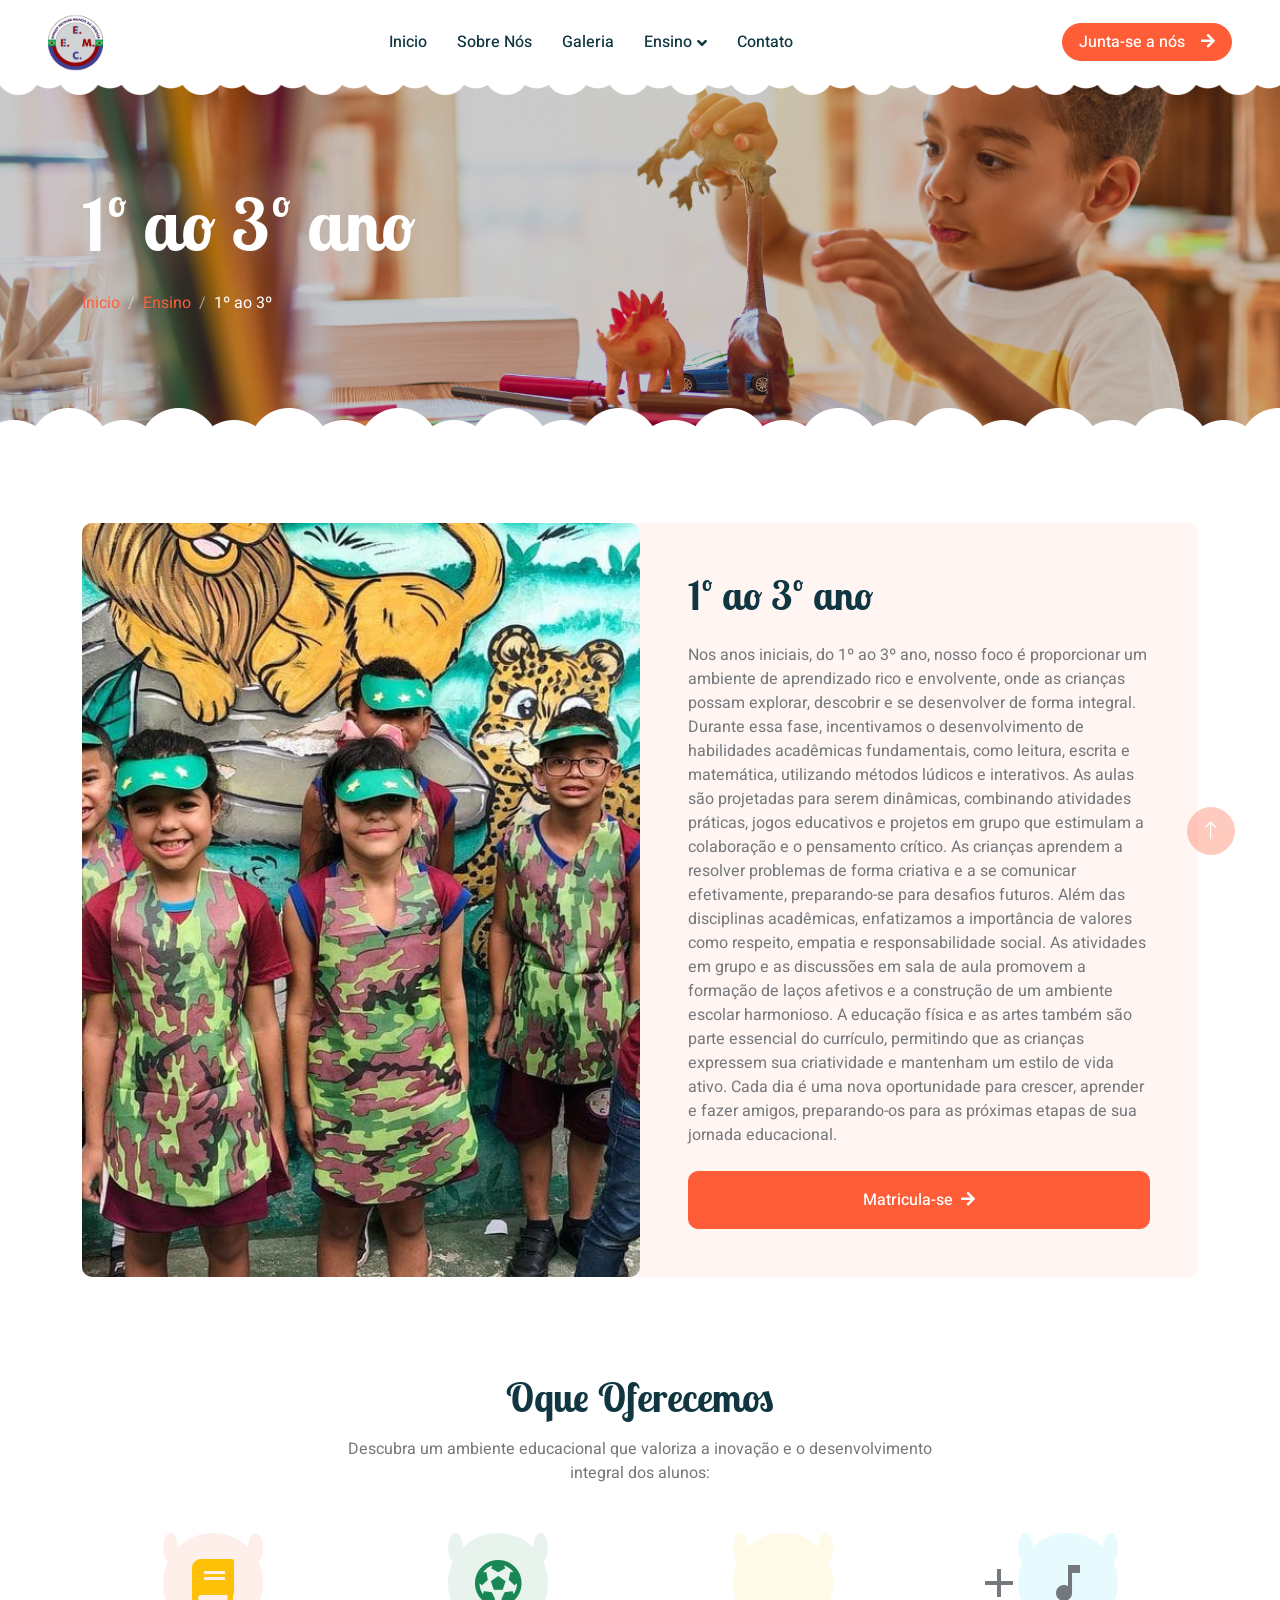
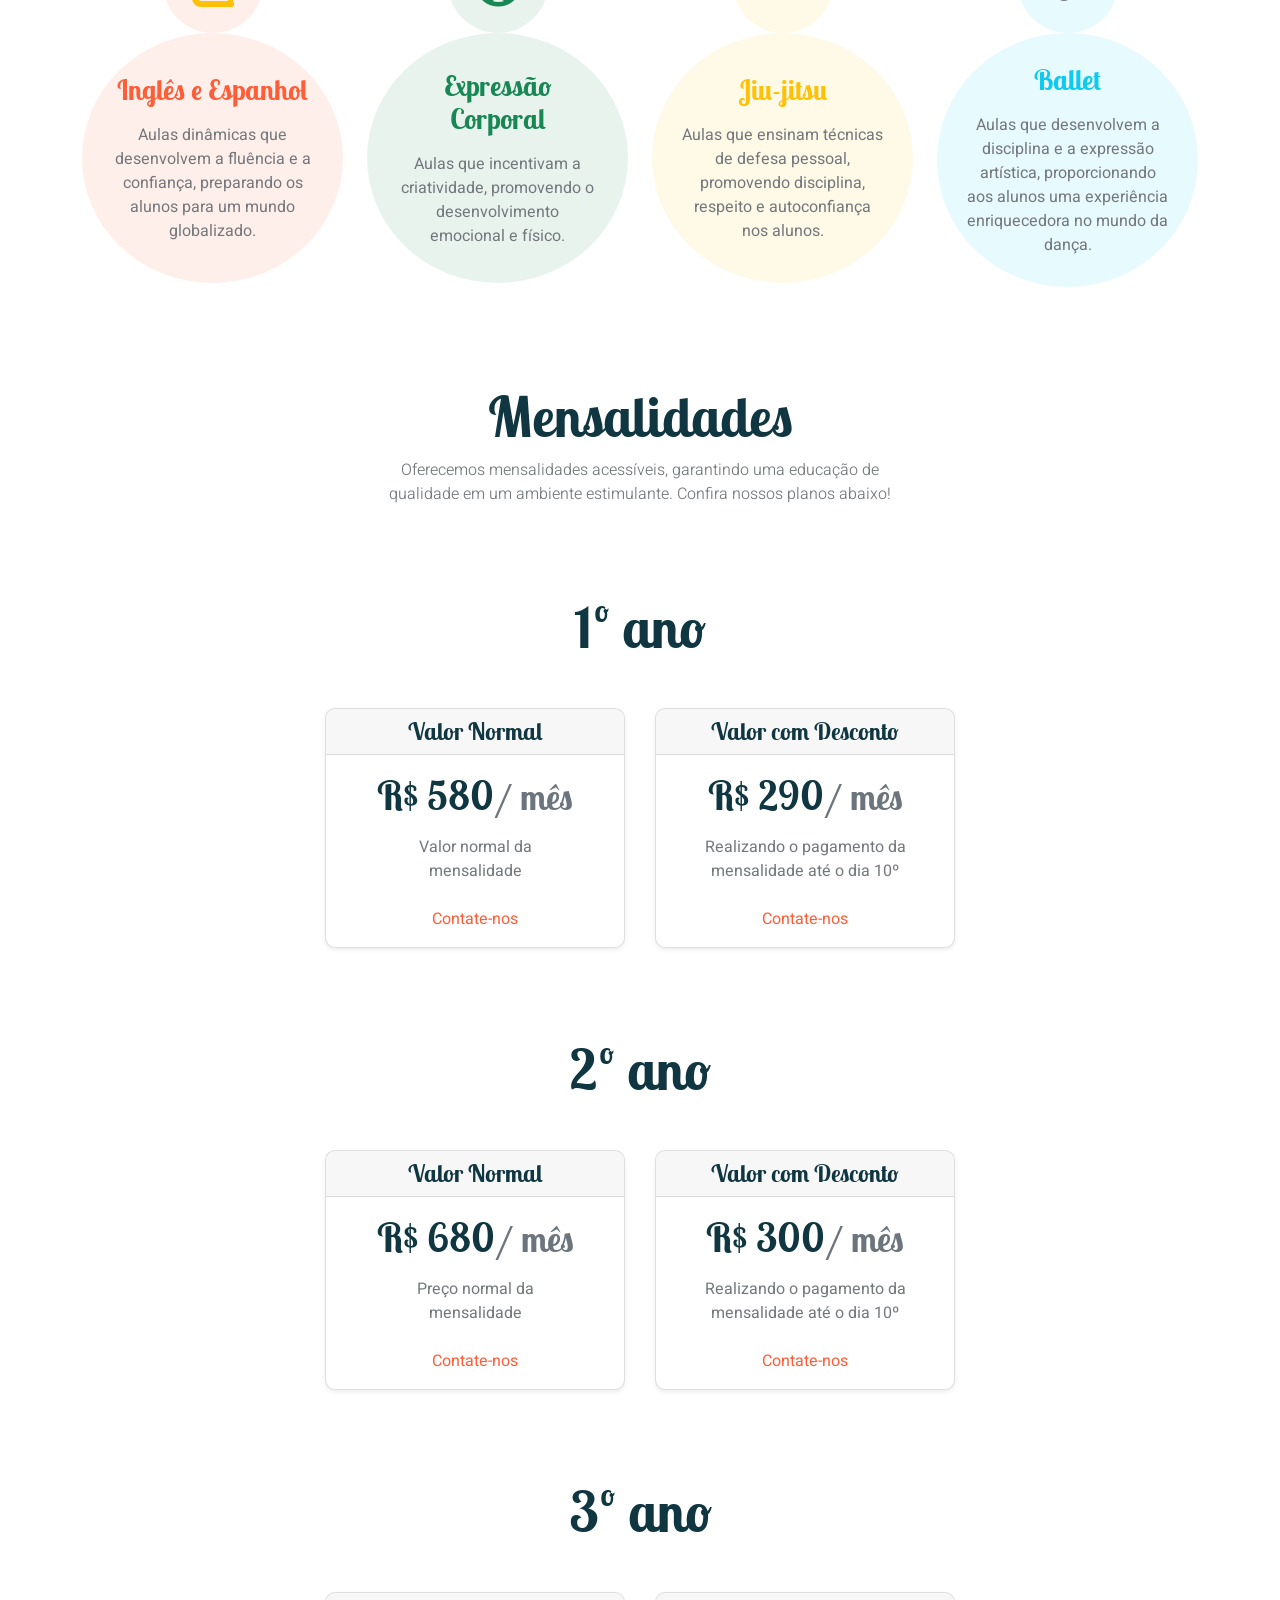
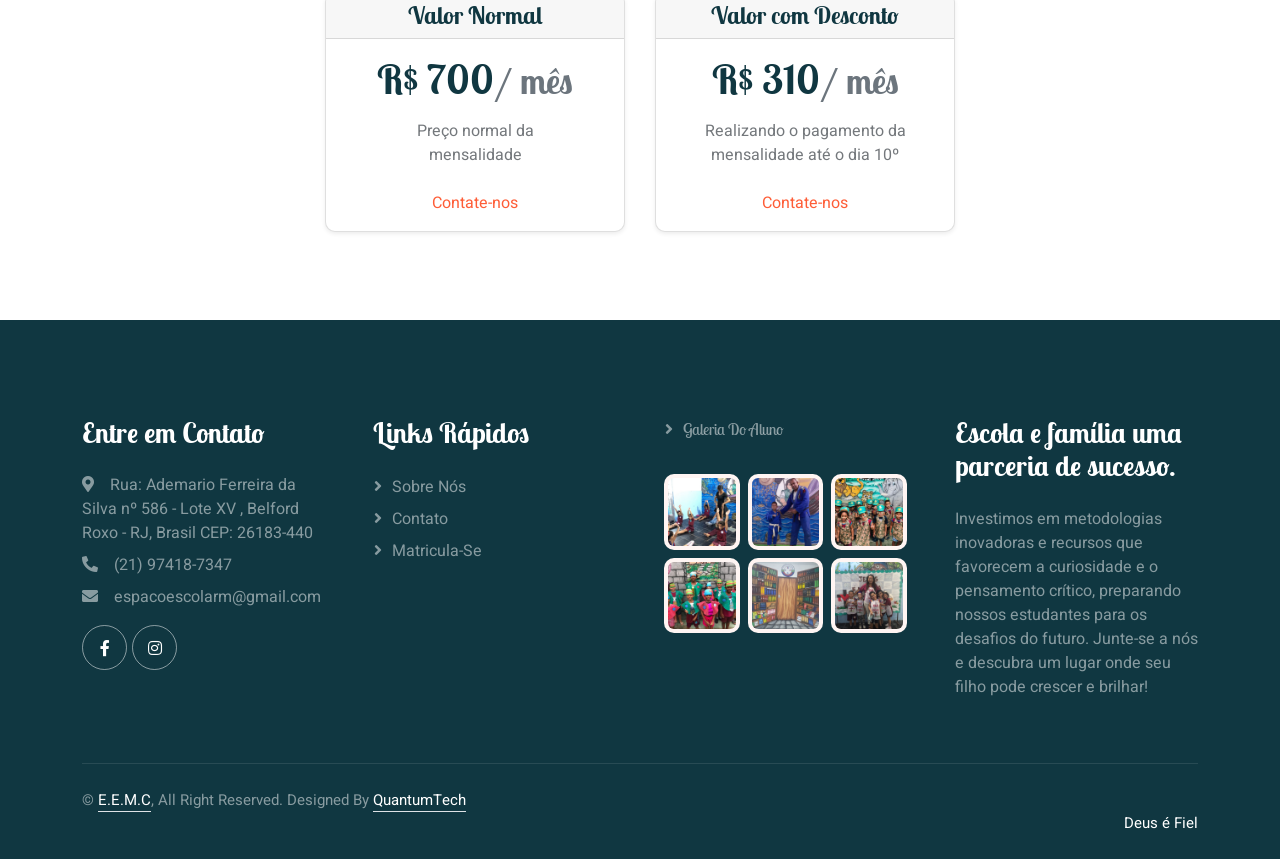
<file: 1ao3.html>
<!DOCTYPE html>
<html lang="pt-br">
<head>
    <meta charset="utf-8">
    <meta content="width=device-width, initial-scale=1.0" name="viewport">
    <meta content="" name="keywords">
    <meta content="" name="description">
   <link href="./img/icon.ico" rel="icon">
   <link rel="preconnect" href="https://fonts.googleapis.com">
   <link rel="preconnect" href="https://fonts.gstatic.com" crossorigin>
   <link href="https://fonts.googleapis.com/css2?family=Heebo:wght@400;500;600&family=Inter:wght@600&family=Lobster+Two:wght@700&display=swap" rel="stylesheet">
   <link href="https://cdnjs.cloudflare.com/ajax/libs/font-awesome/5.10.0/css/all.min.css" rel="stylesheet">
   <link href="https://cdn.jsdelivr.net/npm/bootstrap-icons@1.4.1/font/bootstrap-icons.css" rel="stylesheet">
   <link href="lib/animate/animate.min.css" rel="stylesheet">
   <link href="lib/owlcarousel/assets/owl.carousel.min.css" rel="stylesheet">
   <link href="https://fonts.googleapis.com/icon?family=Material+Icons" rel="stylesheet">
   <link href="css/bootstrap.min.css" rel="stylesheet">
   <link href="css/style.css" rel="stylesheet">
   <title>EEMC - 1º ao 3º</title>
</head>

<body>
    <div class="container-xxl bg-white p-0">
        <!-- Carregamento Start -->
        <div id="spinner" class="show bg-white position-fixed translate-middle w-100 vh-100 top-50 Começo -50 d-flex align-items-center justify-content-center">
            <div class="spinner-border text-primary" style="width: 3rem; height: 3rem;" role="status">
                <span class="sr-only">Loading...</span>
            </div>
        </div>
        <!-- Carregamento End -->


         <!-- Navbar Start -->
         <nav class="navbar navbar-expand-lg bg-white navbar-light sticky-top px-4 px-lg-5 py-lg-0">
            <a href="index.html" class="navbar-brand">
                <h1 class="m-0 text-primary"> <div class="navbar-logo">
                    <img src="img/icon.ico" alt="Logo da Escola Mundo da Criança"></h1>
            </a>
            <button type="button" class="navbar-toggler" data-bs-toggle="collapse" data-bs-target="#navbarCollapse">
                <span class="navbar-toggler-icon"></span>
            </button>
            <div class="collapse navbar-collapse" id="navbarCollapse">
                <div class="navbar-nav mx-auto">
                    <a href="index.html" class="nav-item nav-link">Inicio</a>
                    <a href="about.html" class="nav-item nav-link">Sobre Nós</a>
                    <a href="gallery.html" class="nav-item nav-link">Galeria</a>
                    <div class="nav-item dropdown">
                        <a href="#" class="nav-link dropdown-toggle" data-bs-toggle="dropdown">Ensino</a>
                        <div class="dropdown-menu rounded-0 rounded-bottom border-0 shadow-sm m-0">
                            <a href="babyclass.html" class="dropdown-item">Baby Class</a>
                            <a href="faseI.html" class="dropdown-item">Fase I</a>
                            <a href="faseII.html" class="dropdown-item">Fase II</a>
                            <a href="faseIII.html" class="dropdown-item">Fase III</a>
                            <a href="1ao3.html" class="dropdown-item active">1º ao 3º ano</a>
                            <a href="4ao5.html" class="dropdown-item">4º ao 5º ano</a>
                        </div>
                    </div>
                    <a href="contact.html" class="nav-item nav-link">Contato</a>
                </div>
                <a href="contact.html" class="btn btn-primary rounded-pill px-3 d-none d-lg-block">Junta-se a nós<i class="fa fa-arrow-right ms-3"></i></a>
            </div>
        </nav>
        <!-- Navbar End -->


        <!-- Caminho Start -->
        <div class="container-xxl py-5 page-header position-relative mb-5">
            <div class="container py-5">
                <h1 class="display-2 text-white animated slideInDown mb-4">1º ao 3º ano</h1>
                <nav aria-label="breadcrumb animated slideInDown">
                    <ol class="breadcrumb">
                        <li class="breadcrumb-item"><a href="index.html">Inicio</a></li>
                        <li class="breadcrumb-item"><a href="1ao3.html">Ensino</a></li>
                        <li class="breadcrumb-item text-white active" aria-current="page">1º ao 3º</li>
                    </ol>
                </nav>
            </div>
        </div>
        <!-- Caminho End -->

        <!-- Descrição Start -->
        <div class="container-xxl py-5">
            <div class="container">
                <div class="bg-light rounded">
                    <div class="row g-0">
                        <div class="col-lg-6 wow fadeIn" data-wow-delay="0.1s" style="min-height: 400px;">
                            <div class="position-relative h-100">
                                <img class="position-absolute w-100 h-100 rounded" src="img/1ao3.jpg" style="object-fit: cover;">
                            </div>
                        </div>
                        <div class="col-lg-6 wow fadeIn" data-wow-delay="0.5s">
                            <div class="h-100 d-flex flex-column justify-content-center p-5">
                                <h1 class="mb-4">1º ao 3º ano</h1>
                                <p class="mb-4">Nos anos iniciais, do 1º ao 3º ano, nosso foco é proporcionar um ambiente de aprendizado rico e envolvente, onde as crianças possam explorar, descobrir e se desenvolver de forma integral. Durante essa fase, incentivamos o desenvolvimento de habilidades acadêmicas fundamentais, como leitura, escrita e matemática, utilizando métodos lúdicos e interativos.

                                    As aulas são projetadas para serem dinâmicas, combinando atividades práticas, jogos educativos e projetos em grupo que estimulam a colaboração e o pensamento crítico. As crianças aprendem a resolver problemas de forma criativa e a se comunicar efetivamente, preparando-se para desafios futuros.
                                    
                                    Além das disciplinas acadêmicas, enfatizamos a importância de valores como respeito, empatia e responsabilidade social. As atividades em grupo e as discussões em sala de aula promovem a formação de laços afetivos e a construção de um ambiente escolar harmonioso.
                                    
                                    A educação física e as artes também são parte essencial do currículo, permitindo que as crianças expressem sua criatividade e mantenham um estilo de vida ativo. Cada dia é uma nova oportunidade para crescer, aprender e fazer amigos, preparando-os para as próximas etapas de sua jornada educacional.                                    
                                </p>
                                <a class="btn btn-primary py-3 px-5" href="contact.html">Matricula-se<i class="fa fa-arrow-right ms-2"></i></a>
                            </div>
                        </div>
                    </div>
                </div>
            </div>
        </div>
        <!-- Descrição End -->

        
        <!-- Serviços Start -->
        <div class="container-xxl py-5">
            <div class="container">
                <div class="text-center mx-auto mb-5 wow fadeInUp" data-wow-delay="0.1s" style="max-width: 600px;">
                    <h1 class="mb-3">Oque Oferecemos</h1>
                    <p>Descubra um ambiente educacional que valoriza a inovação e o desenvolvimento integral dos alunos:
                    </p>
                </div>
                <div class="row g-4">
                    <div class="col-lg-3 col-sm-6 wow fadeInUp" data-wow-delay="0.1s">
                        <div class="facility-item">
                            <div class="facility-icon bg-primary">
                                <span class="bg-primary"></span>
                                <i class="fa fa-book fa-3x text-warning"></i>
                                <span class="bg-primary"></span>
                            </div>
                            <div class="facility-text bg-primary">
                                <h3 class="text-primary mb-3">Inglês e Espanhol</h3>
                                <p class="mb-0"> Aulas dinâmicas que desenvolvem a fluência e a confiança, preparando os alunos para um mundo globalizado.</p>
                            </div>
                        </div>
                    </div>
                    <div class="col-lg-3 col-sm-6 wow fadeInUp" data-wow-delay="0.3s">
                        <div class="facility-item">
                            <div class="facility-icon bg-success">
                                <span class="bg-success"></span>
                                <i class="fa fa-futbol fa-3x text-success"></i>
                                <span class="bg-success"></span>
                            </div>
                            <div class="facility-text bg-success">
                                <h3 class="text-success mb-3">Expressão Corporal</h3>
                                <p class="mb-0">Aulas que incentivam a criatividade, promovendo o desenvolvimento emocional e físico.</p>
                            </div>
                        </div>
                    </div>
                    <div class="col-lg-3 col-sm-6 wow fadeInUp" data-wow-delay="0.5s">
                        <div class="facility-item">
                            <div class="facility-icon bg-warning">
                                <span class="bg-warning"></span>
                                <i class="material-icons" style="font-size:48px;">sports_kabaddi</i>
                                <span class="bg-warning"></span>
                            </div>
                            <div class="facility-text bg-warning">
                                <h3 class="text-warning mb-3">Jiu-jitsu</h3>
                                <p class="mb-0">Aulas que ensinam técnicas de defesa pessoal, promovendo disciplina, respeito e autoconfiança nos alunos.</p>
                            </div>
                        </div>
                    </div>
                    <div class="col-lg-3 col-sm-6 wow fadeInUp" data-wow-delay="0.7s">
                        <div class="facility-item">
                            <div class="facility-icon bg-info">
                                <span class="bg-info"></span>
                                <i class="material-icons" style="font-size:48px;">music_note</i>
                                <span class="bg-info"></span>
                            </div>
                            <div class="facility-text bg-info">
                                <h3 class="text-info mb-3">Ballet</h3>
                                <p class="mb-0">Aulas que desenvolvem a disciplina e a expressão artística, proporcionando aos alunos uma experiência enriquecedora no mundo da dança.</p>
                            </div>
                        </div>
                    </div>
                </div>
            </div>
        </div>
        <!-- Serviços End -->

              <!-- Preços 1º ano Começo -->
              <div class="pricing-header px-3 py-3 pt-md-5 pb-md-4 mx-auto text-center">
                <h1 class="display-4">Mensalidades</h1>
                <p class="lead" style="font-size: 1rem;">Oferecemos mensalidades acessíveis, garantindo uma educação de <br> qualidade em um ambiente estimulante. Confira nossos planos abaixo!</p>
            </div>
            <div class="pricing-header px-3 py-3 pt-md-5 pb-md-4 mx-auto text-center">
            <h1 class="display-4">1º ano</h1>
            </div>
            <div class="container1">
                <div class="card-deck mb-3 text-center">
                    <div class="card mb-4 shadow-sm">
                        <div class="card-header">
                            <h4 class="my-0 font-weight-normal">Valor Normal</h4>
                        </div>
                        <div class="card-body">
                            <h1 class="card-title pricing-card-title">R$ 580<small class="text-muted">/ mês</small></h1>
                            <ul class="list-unstyled mt-3 mb-4">
                                <li>Valor normal da</li>
                                <li>mensalidade</li>
                            </ul>
                             <a href="https://api.whatsapp.com/send?phone=5521974187347&text=Ol%C3%A1!%20Estamos%20aqui%20para%20ajudar.%20Se%20voc%C3%AA%20tiver%20d%C3%BAvidas%20ou%20quiser%20informa%C3%A7%C3%B5es%20sobre%20matr%C3%ADculas,%20pode%20realizar%20a%20pr%C3%A9-matr%C3%ADcula%20diretamente%20pelo%20nosso%20WhatsApp.%20Basta%20enviar%20uma%20mensagem%20e%20nossa%20equipe%20responder%C3%A1%20rapidamente.%20Estamos%20ansiosos%20para%20falar%20com%20voc%C3%AA!">Contate-nos</a>
                        </div>
                    </div>
                    <div class="card mb-4 shadow-sm">
                        <div class="card-header">
                            <h4 class="my-0 font-weight-normal">Valor com Desconto</h4>
                        </div>
                        <div class="card-body">
                            <h1 class="card-title pricing-card-title">R$ 290<small class="text-muted">/ mês</small></h1>
                            <ul class="list-unstyled mt-3 mb-4">
                                <li>Realizando o pagamento da mensalidade até o dia 10º</li>
                            </ul>
                             <a href="https://api.whatsapp.com/send?phone=5521974187347&text=Ol%C3%A1!%20Estamos%20aqui%20para%20ajudar.%20Se%20voc%C3%AA%20tiver%20d%C3%BAvidas%20ou%20quiser%20informa%C3%A7%C3%B5es%20sobre%20matr%C3%ADculas,%20pode%20realizar%20a%20pr%C3%A9-matr%C3%ADcula%20diretamente%20pelo%20nosso%20WhatsApp.%20Basta%20enviar%20uma%20mensagem%20e%20nossa%20equipe%20responder%C3%A1%20rapidamente.%20Estamos%20ansiosos%20para%20falar%20com%20voc%C3%AA!">Contate-nos</a>
                        </div>
                    </div>
                </div>
            </div>
                <!--Preços 1º ano Final --> 

                 <!-- Preços 2º ano Começo -->
                 <div class="pricing-header px-3 py-3 pt-md-5 pb-md-4 mx-auto text-center">
                    <h1 class="display-4">2º ano</h1>
                </div>
                <div class="container1">
                    <div class="card-deck mb-3 text-center">
                        <div class="card mb-4 shadow-sm">
                            <div class="card-header">
                                <h4 class="my-0 font-weight-normal">Valor Normal</h4>
                            </div>
                            <div class="card-body">
                                <h1 class="card-title pricing-card-title">R$ 680<small class="text-muted">/ mês</small></h1>
                                <ul class="list-unstyled mt-3 mb-4">
                                    <li>Preço normal da</li>
                                    <li>mensalidade</li>
                                </ul>
                                 <a href="https://api.whatsapp.com/send?phone=5521974187347&text=Ol%C3%A1!%20Estamos%20aqui%20para%20ajudar.%20Se%20voc%C3%AA%20tiver%20d%C3%BAvidas%20ou%20quiser%20informa%C3%A7%C3%B5es%20sobre%20matr%C3%ADculas,%20pode%20realizar%20a%20pr%C3%A9-matr%C3%ADcula%20diretamente%20pelo%20nosso%20WhatsApp.%20Basta%20enviar%20uma%20mensagem%20e%20nossa%20equipe%20responder%C3%A1%20rapidamente.%20Estamos%20ansiosos%20para%20falar%20com%20voc%C3%AA!">Contate-nos</a>
                            </div>
                        </div>
                        <div class="card mb-4 shadow-sm">
                            <div class="card-header">
                                <h4 class="my-0 font-weight-normal">Valor com Desconto</h4>
                            </div>
                            <div class="card-body">
                                <h1 class="card-title pricing-card-title">R$ 300<small class="text-muted">/ mês</small></h1>
                                <ul class="list-unstyled mt-3 mb-4">
                                    <li>Realizando o pagamento da mensalidade até o dia 10º</li>
                                </ul>
                                 <a href="https://api.whatsapp.com/send?phone=5521974187347&text=Ol%C3%A1!%20Estamos%20aqui%20para%20ajudar.%20Se%20voc%C3%AA%20tiver%20d%C3%BAvidas%20ou%20quiser%20informa%C3%A7%C3%B5es%20sobre%20matr%C3%ADculas,%20pode%20realizar%20a%20pr%C3%A9-matr%C3%ADcula%20diretamente%20pelo%20nosso%20WhatsApp.%20Basta%20enviar%20uma%20mensagem%20e%20nossa%20equipe%20responder%C3%A1%20rapidamente.%20Estamos%20ansiosos%20para%20falar%20com%20voc%C3%AA!">Contate-nos</a>
                            </div>
                        </div>
                    </div>
                </div>
                <!--Preços 2º ano Final -->  

                 <!-- Preços 3º ano Começo -->
                 <div class="pricing-header px-3 py-3 pt-md-5 pb-md-4 mx-auto text-center">
                    <h1 class="display-4">3º ano</h1>
                </div>
                <div class="container1">
                    <div class="card-deck mb-3 text-center">
                        <div class="card mb-4 shadow-sm">
                            <div class="card-header">
                                <h4 class="my-0 font-weight-normal">Valor Normal</h4>
                            </div>
                            <div class="card-body">
                                <h1 class="card-title pricing-card-title">R$ 700<small class="text-muted">/ mês</small></h1>
                                <ul class="list-unstyled mt-3 mb-4">
                                    <li>Preço normal da</li>
                                    <li>mensalidade</li>
                                </ul>
                                 <a href="https://api.whatsapp.com/send?phone=5521974187347&text=Ol%C3%A1!%20Estamos%20aqui%20para%20ajudar.%20Se%20voc%C3%AA%20tiver%20d%C3%BAvidas%20ou%20quiser%20informa%C3%A7%C3%B5es%20sobre%20matr%C3%ADculas,%20pode%20realizar%20a%20pr%C3%A9-matr%C3%ADcula%20diretamente%20pelo%20nosso%20WhatsApp.%20Basta%20enviar%20uma%20mensagem%20e%20nossa%20equipe%20responder%C3%A1%20rapidamente.%20Estamos%20ansiosos%20para%20falar%20com%20voc%C3%AA!">Contate-nos</a>
                            </div>
                        </div>
                        <div class="card mb-4 shadow-sm">
                            <div class="card-header">
                                <h4 class="my-0 font-weight-normal">Valor com Desconto</h4>
                            </div>
                            <div class="card-body">
                                <h1 class="card-title pricing-card-title">R$ 310<small class="text-muted">/ mês</small></h1>
                                <ul class="list-unstyled mt-3 mb-4">
                                    <li>Realizando o pagamento da mensalidade até o dia 10º</li>
                                </ul>
                                <a href="https://api.whatsapp.com/send?phone=5521974187347&text=Ol%C3%A1!%20Estamos%20aqui%20para%20ajudar.%20Se%20voc%C3%AA%20tiver%20d%C3%BAvidas%20ou%20quiser%20informa%C3%A7%C3%B5es%20sobre%20matr%C3%ADculas,%20pode%20realizar%20a%20pr%C3%A9-matr%C3%ADcula%20diretamente%20pelo%20nosso%20WhatsApp.%20Basta%20enviar%20uma%20mensagem%20e%20nossa%20equipe%20responder%C3%A1%20rapidamente.%20Estamos%20ansiosos%20para%20falar%20com%20voc%C3%AA!">Contate-nos</a>
                            </div>
                        </div>
                    </div>
                </div>
                <!--Preços 3º ano Final -->       

        <!-- Final Começo -->
        <div class="container-fluid bg-dark text-white-50 footer pt-5 mt-5 wow fadeIn" data-wow-delay="0.1s">
            <div class="container py-5">
                <div class="row g-5">
                    <div class="col-lg-3 col-md-6">
                        <h3 class="text-white mb-4">Entre em Contato</h3>
                        <p class="mb-2"><i class="fa fa-map-marker-alt me-3"></i>Rua: Ademario Ferreira da Silva nº 586 - Lote XV , Belford Roxo - RJ, Brasil CEP: 26183-440 </p>
                        <p class="mb-2"><i class="fa fa-phone-alt me-3"></i>(21) 97418-7347</p>
                        <p class="mb-2"><i class="fa fa-envelope me-3"></i>espacoescolarm@gmail.com</p>
                        <div class="d-flex pt-2">
                            <a class="btn btn-outline-light btn-social" href="https://www.facebook.com/p/Espa%C3%A7o-Escolar-Mundo-Da-Crian%C3%A7a-100066816966329/?_rdr" target="_blank"><i class="fab fa-facebook-f"></i></a>
                            <a class="btn btn-outline-light btn-social" href="https://www.instagram.com/e_e_mundodacrianca?igsh=NHhieTVvMWZtdTVp" target="_blank"><i class="fab fa-instagram"></i></a>
                        </div>
                    </div>
                    <div class="col-lg-3 col-md-6">
                        <h3 class="text-white mb-4">Links Rápidos</h3>
                        <a class="btn btn-link text-white-50" href="about.html">Sobre Nós</a>
                        <a class="btn btn-link text-white-50" href="contact.html">Contato</a>
                        <a class="btn btn-link text-white-50" href="contact.html">Matricula-se</a>
                    </div>
                    <div class="col-lg-3 col-md-6">
                        <h3 class="text-white mb-4"><a class="btn btn-link text-white-50" href="">Galeria do Aluno</a></h3>
                        <div class="row g-2 pt-2">
                            <div class="col-4">
                                <a href="/gallery.html"><img class="img-fluid rounded bg-light p-1" src="img/ballet.jpg" alt="Fotos Alunos"></a>
                            </div>
                            <div class="col-4">
                                <a href="/gallery.html"><img class="img-fluid rounded bg-light p-1" src="img/jits.jpg" alt="Fotos Alunos"></a>
                            </div>
                            <div class="col-4">
                                <a href="/gallery.html"><img class="img-fluid rounded bg-light p-1" src="img/diadosoldado.jpg" alt="Fotos Alunos"></a>
                            </div>
                            
                            <div class="col-4">
                                <a href="/gallery.html"><img class="img-fluid rounded bg-light p-1" src="img/diadocirco.jpg" alt="Fotos Alunos"></a>
                            </div>
                            
                            <div class="col-4">
                                <a href="/gallery.html"><img class="img-fluid rounded bg-light p-1" src="img/cantodaleitura.jpg" alt=""></a>
                            </div>
                            <div class="col-4">
                                <a href="/gallery.html"><img class="img-fluid rounded bg-light p-1" src="img/pascoa.jpg" alt=""></a>
                            </div>
                        </div>
                    </div>
                    <div class="col-lg-3 col-md-6">
                        <h3 class="text-white mb-4">Escola e família uma parceria de sucesso.</h3>
                        <p>Investimos em metodologias inovadoras e recursos que favorecem a curiosidade e o pensamento crítico, preparando nossos estudantes para os desafios do futuro. Junte-se a nós e descubra um lugar onde seu filho pode crescer e brilhar!</p>
                    </div>
                </div>
            </div>
            <div class="container">
                <div class="copyright">
                    <div class="row">
                        <div class="col-md-6 text-center text-md-start mb-3 mb-md-0">
                            &copy; <a class="border-bottom" href="index.html">E.E.M.C</a>, All Right Reserved. 
							
							Designed By <a class="border-bottom" href="https://www.instagram.com/quantumttech/profilecard/?igsh=YnZjMTNqOGxjcHFn" target="_blank">QuantumTech</a>
                        </div>
                        <div class="col-md-6 text-center text-md-end">
                            <div class="footer-menu">
                                <a href="#">Deus é Fiel</a>
                            </div>
                        </div>
                    </div>
                </div>
            </div>
        </div>
        <!-- Final Final -->



        <!-- Back to Top -->
        <a href="#" class="btn btn-lg btn-primary btn-lg-square back-to-top"><i class="bi bi-arrow-up"></i></a>
    </div>

    <!-- JavaScript Libraries -->
    <script src="https://code.jquery.com/jquery-3.4.1.min.js"></script>
    <script src="https://cdn.jsdelivr.net/npm/bootstrap@5.0.0/dist/js/bootstrap.bundle.min.js"></script>
    <script src="lib/wow/wow.min.js"></script>
    <script src="lib/easing/easing.min.js"></script>
    <script src="lib/waypoints/waypoints.min.js"></script>
    <script src="lib/owlcarousel/owl.carousel.min.js"></script>

    <!-- Template Javascript -->
    <script src="js/main.js"></script>
</body>

</html>
</file>
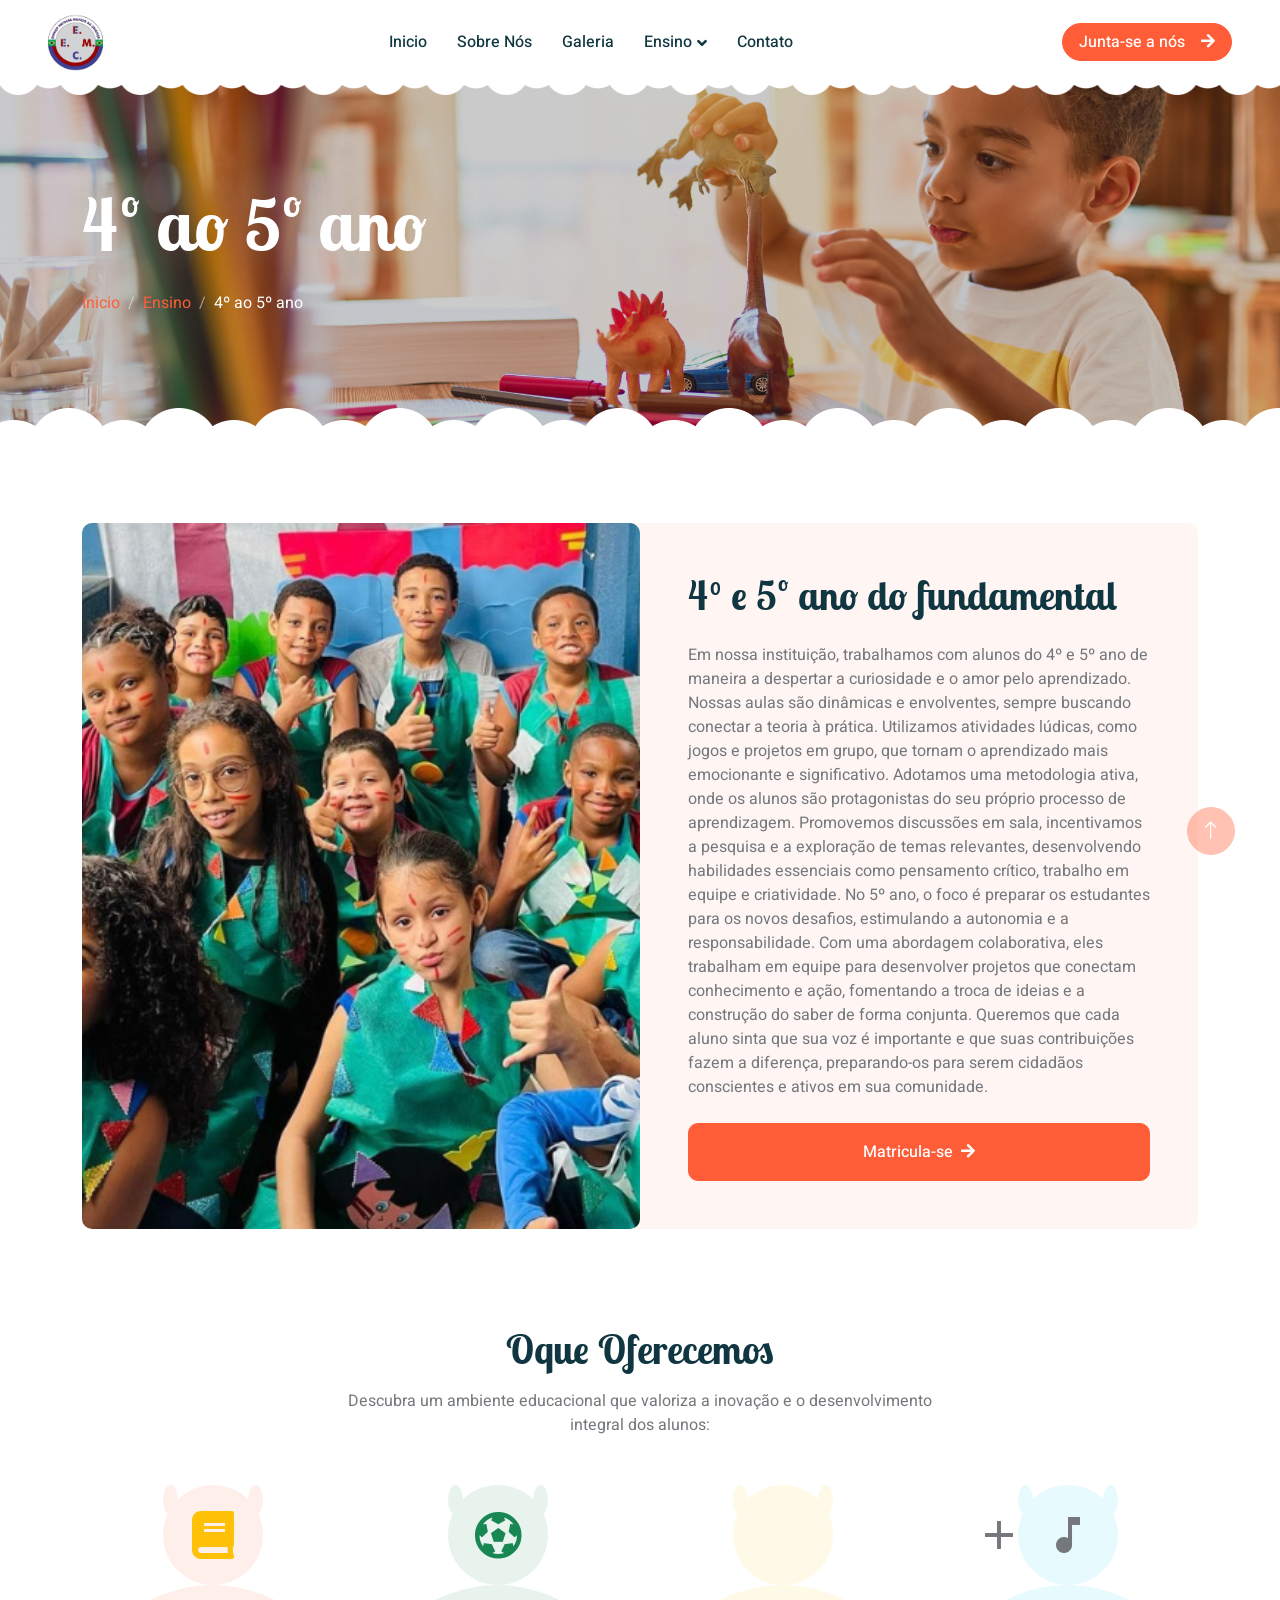
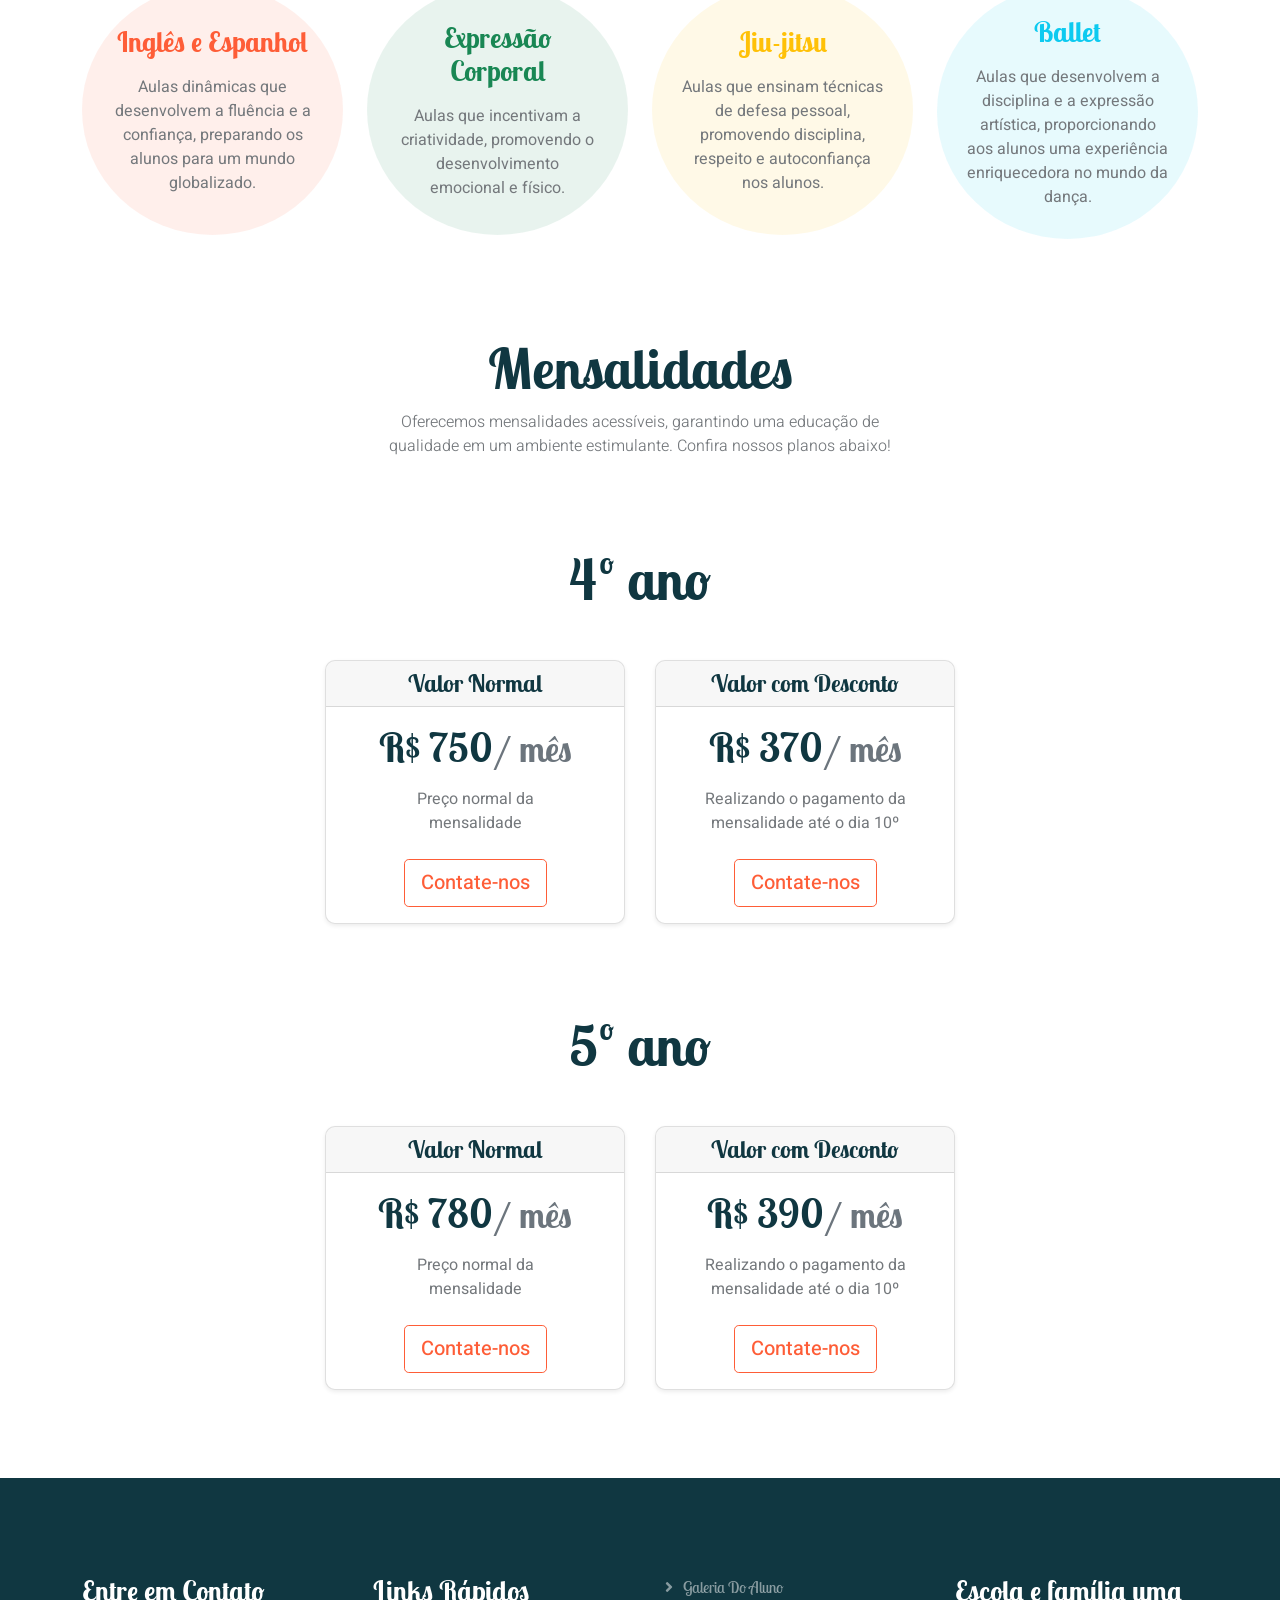
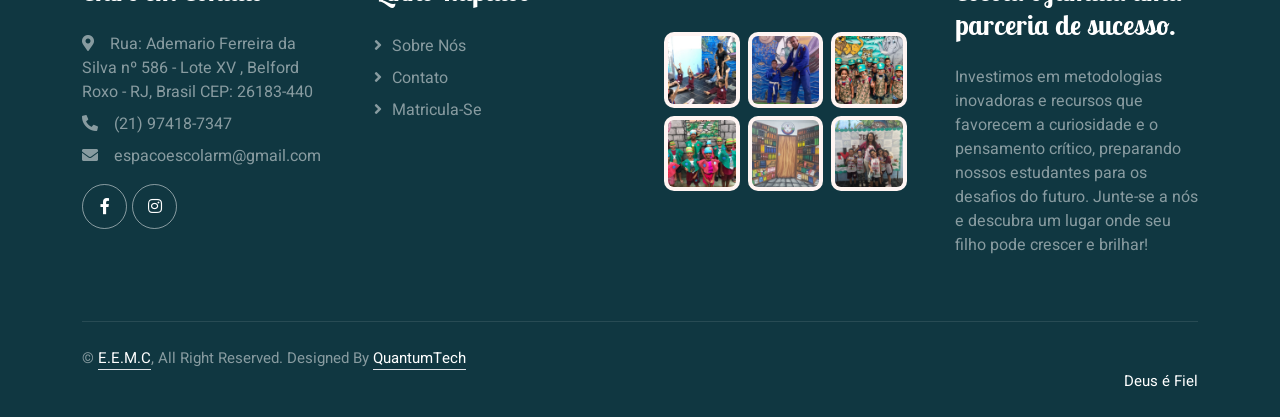
<file: 4ao5.html>
<!DOCTYPE html>
<html lang="pt-br">
<head>
    <meta charset="utf-8">
    <meta content="width=device-width, initial-scale=1.0" name="viewport">
    <meta content="" name="keywords">
    <meta content="" name="description">
  <link rel="preconnect" href="https://fonts.googleapis.com">
  <link rel="preconnect" href="https://fonts.gstatic.com" crossorigin>
  <link href="https://fonts.googleapis.com/css2?family=Heebo:wght@400;500;600&family=Inter:wght@600&family=Lobster+Two:wght@700&display=swap" rel="stylesheet">
  <link href="https://cdnjs.cloudflare.com/ajax/libs/font-awesome/5.10.0/css/all.min.css" rel="stylesheet">
  <link href="https://cdn.jsdelivr.net/npm/bootstrap-icons@1.4.1/font/bootstrap-icons.css" rel="stylesheet">
  <link href="lib/animate/animate.min.css" rel="stylesheet">
  <link href="lib/owlcarousel/assets/owl.carousel.min.css" rel="stylesheet">
  <link href="https://fonts.googleapis.com/icon?family=Material+Icons" rel="stylesheet">
  <link href="css/bootstrap.min.css" rel="stylesheet">
  <link href="css/style.css" rel="stylesheet">
  <link href="img/icon.ico" rel="icon">
  <title>EEMC - 4º ao 5º</title>
</head>
<body>
    <div class="container-xxl bg-white p-0">
        <!-- Carregamento Start -->
        <div id="spinner" class="show bg-white position-fixed translate-middle w-100 vh-100 top-50 Começo -50 d-flex align-items-center justify-content-center">
            <div class="spinner-border text-primary" style="width: 3rem; height: 3rem;" role="status">
                <span class="sr-only">Loading...</span>
            </div>
        </div>
        <!-- Carregamento Final -->

        <!-- Navbar Start -->
        <nav class="navbar navbar-expand-lg bg-white navbar-light sticky-top px-4 px-lg-5 py-lg-0">
            <a href="index.html" class="navbar-brand">
                <h1 class="m-0 text-primary"> <div class="navbar-logo">
                    <img src="img/icon.ico" alt="Logo da Escola Mundo da Criança"></h1>
            </a>
            <button type="button" class="navbar-toggler" data-bs-toggle="collapse" data-bs-target="#navbarCollapse">
                <span class="navbar-toggler-icon"></span>
            </button>
            <div class="collapse navbar-collapse" id="navbarCollapse">
                <div class="navbar-nav mx-auto">
                    <a href="index.html" class="nav-item nav-link">Inicio</a>
                    <a href="about.html" class="nav-item nav-link">Sobre Nós</a>
                    <a href="gallery.html" class="nav-item nav-link">Galeria</a>
                    <div class="nav-item dropdown">
                        <a href="#" class="nav-link dropdown-toggle" data-bs-toggle="dropdown">Ensino</a>
                        <div class="dropdown-menu rounded-0 rounded-bottom border-0 shadow-sm m-0">
                            <a href="babyclass.html" class="dropdown-item">Baby Class</a>
                            <a href="faseI.html" class="dropdown-item">Fase I</a>
                            <a href="faseII.html" class="dropdown-item">Fase II</a>
                            <a href="faseIII.html" class="dropdown-item">Fase III</a>
                            <a href="1ao3.html" class="dropdown-item">1º ao 3º ano</a>
                            <a href="4ao5.html" class="dropdown-item active">4º ao 5º ano</a>
                        </div>
                    </div>
                    <a href="contact.html" class="nav-item nav-link">Contato</a>
                </div>
                <a href="contact.html" class="btn btn-primary rounded-pill px-3 d-none d-lg-block">Junta-se a nós<i class="fa fa-arrow-right ms-3"></i></a>
            </div>
        </nav>
        <!-- Navbar Final -->

        <!-- Caminho Final -->
        <div class="container-xxl py-5 page-header position-relative mb-5">
            <div class="container py-5">
                <h1 class="display-2 text-white animated slideInDown mb-4">4º ao 5º ano</h1>
                <nav aria-label="breadcrumb animated slideInDown">
                    <ol class="breadcrumb">
                        <li class="breadcrumb-item"><a href="index.html">Inicio</a></li>
                        <li class="breadcrumb-item"><a href="4ao5.html">Ensino</a></li>
                        <li class="breadcrumb-item text-white active" aria-current="page">4º ao 5º ano</li>
                    </ol>
                </nav>
            </div>
        </div>
        <!-- Caminho Final -->

        <!-- Descrição Start -->
        <div class="container-xxl py-5">
            <div class="container">
                <div class="bg-light rounded">
                    <div class="row g-0">
                        <div class="col-lg-6 wow fadeIn" data-wow-delay="0.1s" style="min-height: 400px;">
                            <div class="position-relative h-100">
                                <img class="position-absolute w-100 h-100 rounded" src="img/fotosgaleria-10.png" style="object-fit: cover;">
                            </div>
                        </div>
                        <div class="col-lg-6 wow fadeIn" data-wow-delay="0.5s">
                            <div class="h-100 d-flex flex-column justify-content-center p-5">
                                <h1 class="mb-4">4° e 5º ano do fundamental</h1>
                                <p class="mb-4">Em nossa instituição, trabalhamos com alunos do 4º e 5º ano de maneira a despertar a curiosidade e o amor pelo aprendizado. Nossas aulas são dinâmicas e envolventes, sempre buscando conectar a teoria à prática. Utilizamos atividades lúdicas, como jogos e projetos em grupo, que tornam o aprendizado mais emocionante e significativo.

                                    Adotamos uma metodologia ativa, onde os alunos são protagonistas do seu próprio processo de aprendizagem. Promovemos discussões em sala, incentivamos a pesquisa e a exploração de temas relevantes, desenvolvendo habilidades essenciais como pensamento crítico, trabalho em equipe e criatividade. No 5º ano, o foco é preparar os estudantes para os novos desafios, estimulando a autonomia e a responsabilidade. Com uma abordagem colaborativa, eles trabalham em equipe para desenvolver projetos que conectam conhecimento e ação, fomentando a troca de ideias e a construção do saber de forma conjunta. Queremos que cada aluno sinta que sua voz é importante e que suas contribuições fazem a diferença, preparando-os para serem cidadãos conscientes e ativos em sua comunidade.
                                </p>
                                <a class="btn btn-primary py-3 px-5" href="contact.html">Matricula-se<i class="fa fa-arrow-right ms-2"></i></a>
                            </div>
                        </div>
                    </div>
                </div>
            </div>
        </div>
        <!-- Descrição Final -->
          
        <!-- Serviços Start -->
        <div class="container-xxl py-5">
            <div class="container">
                <div class="text-center mx-auto mb-5 wow fadeInUp" data-wow-delay="0.1s" style="max-width: 600px;">
                    <h1 class="mb-3">Oque Oferecemos</h1>
                    <p>Descubra um ambiente educacional que valoriza a inovação e o desenvolvimento integral dos alunos:
                    </p>
                </div>
                <div class="row g-4">
                    <div class="col-lg-3 col-sm-6 wow fadeInUp" data-wow-delay="0.1s">
                        <div class="facility-item">
                            <div class="facility-icon bg-primary">
                                <span class="bg-primary"></span>
                                <i class="fa fa-book fa-3x text-warning"></i>
                                <span class="bg-primary"></span>
                            </div>
                            <div class="facility-text bg-primary">
                                <h3 class="text-primary mb-3">Inglês e Espanhol</h3>
                                <p class="mb-0"> Aulas dinâmicas que desenvolvem a fluência e a confiança, preparando os alunos para um mundo globalizado.</p>
                            </div>
                        </div>
                    </div>
                    <div class="col-lg-3 col-sm-6 wow fadeInUp" data-wow-delay="0.3s">
                        <div class="facility-item">
                            <div class="facility-icon bg-success">
                                <span class="bg-success"></span>
                                <i class="fa fa-futbol fa-3x text-success"></i>
                                <span class="bg-success"></span>
                            </div>
                            <div class="facility-text bg-success">
                                <h3 class="text-success mb-3">Expressão Corporal</h3>
                                <p class="mb-0">Aulas que incentivam a criatividade, promovendo o desenvolvimento emocional e físico.</p>
                            </div>
                        </div>
                    </div>
                    <div class="col-lg-3 col-sm-6 wow fadeInUp" data-wow-delay="0.5s">
                        <div class="facility-item">
                            <div class="facility-icon bg-warning">
                                <span class="bg-warning"></span>
                                <i class="material-icons" style="font-size:48px;">sports_kabaddi</i>
                                <span class="bg-warning"></span>
                            </div>
                            <div class="facility-text bg-warning">
                                <h3 class="text-warning mb-3">Jiu-jitsu</h3>
                                <p class="mb-0">Aulas que ensinam técnicas de defesa pessoal, promovendo disciplina, respeito e autoconfiança nos alunos.</p>
                            </div>
                        </div>
                    </div>
                    <div class="col-lg-3 col-sm-6 wow fadeInUp" data-wow-delay="0.7s">
                        <div class="facility-item">
                            <div class="facility-icon bg-info">
                                <span class="bg-info"></span>
                                <i class="material-icons" style="font-size:48px;">music_note</i>
                                <span class="bg-info"></span>
                            </div>
                            <div class="facility-text bg-info">
                                <h3 class="text-info mb-3">Ballet</h3>
                                <p class="mb-0">Aulas que desenvolvem a disciplina e a expressão artística, proporcionando aos alunos uma experiência enriquecedora no mundo da dança.</p>
                            </div>
                        </div>
                    </div>
                </div>
            </div>
        </div>
        <!-- Serviços Final -->

         <!-- Preços 4º ano Começo -->
         <div class="pricing-header px-3 py-3 pt-md-5 pb-md-4 mx-auto text-center">
            <h1 class="display-4">Mensalidades</h1>
            <p class="lead" style="font-size: 1rem;">Oferecemos mensalidades acessíveis, garantindo uma educação de <br> qualidade em um ambiente estimulante. Confira nossos planos abaixo!</p>
        </div>
        <div class="pricing-header px-3 py-3 pt-md-5 pb-md-4 mx-auto text-center">
        <h1 class="display-4">4º ano</h1>
        </div>
        <div class="container1">
            <div class="card-deck mb-3 text-center">
                <div class="card mb-4 shadow-sm">
                    <div class="card-header">
                        <h4 class="my-0 font-weight-normal">Valor Normal</h4>
                    </div>
                    <div class="card-body">
                        <h1 class="card-title pricing-card-title">R$ 750<small class="text-muted">/ mês</small></h1>
                        <ul class="list-unstyled mt-3 mb-4">
                            <li>Preço normal da</li>
                            <li>mensalidade</li>
                        </ul>
                        <a href="https://api.whatsapp.com/send?phone=5521974187347&text=Ol%C3%A1!%20Estamos%20aqui%20para%20ajudar.%20Se%20voc%C3%AA%20tiver%20d%C3%BAvidas%20ou%20quiser%20informa%C3%A7%C3%B5es%20sobre%20matr%C3%ADculas,%20pode%20realizar%20a%20pr%C3%A9-matr%C3%ADcula%20diretamente%20pelo%20nosso%20WhatsApp.%20Basta%20enviar%20uma%20mensagem%20e%20nossa%20equipe%20responder%C3%A1%20rapidamente.%20Estamos%20ansiosos%20para%20falar%20com%20voc%C3%AA!" target="_blank" class="btn btn-lg btn-block btn-outline-primary">Contate-nos</a>
                    </div>
                </div>
                <div class="card mb-4 shadow-sm">
                    <div class="card-header">
                        <h4 class="my-0 font-weight-normal">Valor com Desconto</h4>
                    </div>
                    <div class="card-body">
                        <h1 class="card-title pricing-card-title">R$ 370<small class="text-muted">/ mês</small></h1>
                        <ul class="list-unstyled mt-3 mb-4">
                            <li>Realizando o pagamento da mensalidade até o dia 10º</li>
                        </ul>
                        <a href="https://api.whatsapp.com/send?phone=5521974187347&text=Ol%C3%A1!%20Estamos%20aqui%20para%20ajudar.%20Se%20voc%C3%AA%20tiver%20d%C3%BAvidas%20ou%20quiser%20informa%C3%A7%C3%B5es%20sobre%20matr%C3%ADculas,%20pode%20realizar%20a%20pr%C3%A9-matr%C3%ADcula%20diretamente%20pelo%20nosso%20WhatsApp.%20Basta%20enviar%20uma%20mensagem%20e%20nossa%20equipe%20responder%C3%A1%20rapidamente.%20Estamos%20ansiosos%20para%20falar%20com%20voc%C3%AA!" target="_blank" class="btn btn-lg btn-block btn-outline-primary">Contate-nos</a>
                    </div>
                </div>
            </div>
        </div>
            <!--Preços 4º ano Final --> 

             <!-- Preços 5º ano Começo -->
             <div class="pricing-header px-3 py-3 pt-md-5 pb-md-4 mx-auto text-center">
                <h1 class="display-4">5º ano</h1>            </div>
            <div class="container1">
                <div class="card-deck mb-3 text-center">
                    <div class="card mb-4 shadow-sm">
                        <div class="card-header">
                            <h4 class="my-0 font-weight-normal">Valor Normal</h4>
                        </div>
                        <div class="card-body">
                            <h1 class="card-title pricing-card-title">R$ 780<small class="text-muted">/ mês</small></h1>
                            <ul class="list-unstyled mt-3 mb-4">
                                <li>Preço normal da</li>
                                <li>mensalidade</li>
                            </ul>
                            <a href="https://api.whatsapp.com/send?phone=5521974187347&text=Ol%C3%A1!%20Estamos%20aqui%20para%20ajudar.%20Se%20voc%C3%AA%20tiver%20d%C3%BAvidas%20ou%20quiser%20informa%C3%A7%C3%B5es%20sobre%20matr%C3%ADculas,%20pode%20realizar%20a%20pr%C3%A9-matr%C3%ADcula%20diretamente%20pelo%20nosso%20WhatsApp.%20Basta%20enviar%20uma%20mensagem%20e%20nossa%20equipe%20responder%C3%A1%20rapidamente.%20Estamos%20ansiosos%20para%20falar%20com%20voc%C3%AA!" target="_blank" class="btn btn-lg btn-block btn-outline-primary">Contate-nos</a>
                        </div>
                    </div>
                    <div class="card mb-4 shadow-sm">
                        <div class="card-header">
                            <h4 class="my-0 font-weight-normal">Valor com Desconto</h4>
                        </div>
                        <div class="card-body">
                            <h1 class="card-title pricing-card-title">R$ 390<small class="text-muted">/ mês</small></h1>
                            <ul class="list-unstyled mt-3 mb-4">
                                <li>Realizando o pagamento da mensalidade até o dia 10º</li>
                            </ul>
                            <a href="https://api.whatsapp.com/send?phone=5521974187347&text=Ol%C3%A1!%20Estamos%20aqui%20para%20ajudar.%20Se%20voc%C3%AA%20tiver%20d%C3%BAvidas%20ou%20quiser%20informa%C3%A7%C3%B5es%20sobre%20matr%C3%ADculas,%20pode%20realizar%20a%20pr%C3%A9-matr%C3%ADcula%20diretamente%20pelo%20nosso%20WhatsApp.%20Basta%20enviar%20uma%20mensagem%20e%20nossa%20equipe%20responder%C3%A1%20rapidamente.%20Estamos%20ansiosos%20para%20falar%20com%20voc%C3%AA!" target="_blank" class="btn btn-lg btn-block btn-outline-primary">Contate-nos</a>
                        </div>
                    </div>
                </div>
            </div>
            <!--Preços 5º ano Final -->

            <!-- Final Começo -->
        <div class="container-fluid bg-dark text-white-50 footer pt-5 mt-5 wow fadeIn" data-wow-delay="0.1s">
            <div class="container py-5">
                <div class="row g-5">
                    <div class="col-lg-3 col-md-6">
                        <h3 class="text-white mb-4">Entre em Contato</h3>
                        <p class="mb-2"><i class="fa fa-map-marker-alt me-3"></i>Rua: Ademario Ferreira da Silva nº 586 - Lote XV , Belford Roxo - RJ, Brasil CEP: 26183-440 </p>
                        <p class="mb-2"><i class="fa fa-phone-alt me-3"></i>(21) 97418-7347</p>
                        <p class="mb-2"><i class="fa fa-envelope me-3"></i>espacoescolarm@gmail.com</p>
                        <div class="d-flex pt-2">
                            <a class="btn btn-outline-light btn-social" href="https://www.facebook.com/p/Espa%C3%A7o-Escolar-Mundo-Da-Crian%C3%A7a-100066816966329/?_rdr" target="_blank"><i class="fab fa-facebook-f"></i></a>
                            <a class="btn btn-outline-light btn-social" href="https://www.instagram.com/e_e_mundodacrianca?igsh=NHhieTVvMWZtdTVp" target="_blank"><i class="fab fa-instagram"></i></a>
                        </div>
                    </div>
                    <div class="col-lg-3 col-md-6">
                        <h3 class="text-white mb-4">Links Rápidos</h3>
                        <a class="btn btn-link text-white-50" href="about.html">Sobre Nós</a>
                        <a class="btn btn-link text-white-50" href="contact.html">Contato</a>
                        <a class="btn btn-link text-white-50" href="contact.html">Matricula-se</a>
                    </div>
                    <div class="col-lg-3 col-md-6">
                        <h3 class="text-white mb-4"><a class="btn btn-link text-white-50" href="">Galeria do Aluno</a></h3>
                        <div class="row g-2 pt-2">
                            <div class="col-4">
                                <a href="/gallery.html"><img class="img-fluid rounded bg-light p-1" src="img/ballet.jpg" alt="Fotos Alunos"></a>
                            </div>
                            <div class="col-4">
                                <a href="/gallery.html"><img class="img-fluid rounded bg-light p-1" src="img/jits.jpg" alt="Fotos Alunos"></a>
                            </div>
                            <div class="col-4">
                                <a href="/gallery.html"><img class="img-fluid rounded bg-light p-1" src="img/diadosoldado.jpg" alt="Fotos Alunos"></a>
                            </div>
                            
                            <div class="col-4">
                                <a href="/gallery.html"><img class="img-fluid rounded bg-light p-1" src="img/diadocirco.jpg" alt="Fotos Alunos"></a>
                            </div>
                            
                            <div class="col-4">
                                <a href="/gallery.html"><img class="img-fluid rounded bg-light p-1" src="img/cantodaleitura.jpg" alt=""></a>
                            </div>
                            <div class="col-4">
                                <a href="/gallery.html"><img class="img-fluid rounded bg-light p-1" src="img/pascoa.jpg" alt=""></a>
                            </div>
                        </div>
                    </div>
                    <div class="col-lg-3 col-md-6">
                        <h3 class="text-white mb-4">Escola e família uma parceria de sucesso.</h3>
                        <p>Investimos em metodologias inovadoras e recursos que favorecem a curiosidade e o pensamento crítico, preparando nossos estudantes para os desafios do futuro. Junte-se a nós e descubra um lugar onde seu filho pode crescer e brilhar!</p>
                    </div>
                </div>
            </div>
            <div class="container">
                <div class="copyright">
                    <div class="row">
                        <div class="col-md-6 text-center text-md-start mb-3 mb-md-0">
                            &copy; <a class="border-bottom" href="index.html">E.E.M.C</a>, All Right Reserved. 
							
							Designed By <a class="border-bottom" href="https://www.instagram.com/quantumttech/profilecard/?igsh=YnZjMTNqOGxjcHFn" target="_blank">QuantumTech</a>
                        </div>
                        <div class="col-md-6 text-center text-md-end">
                            <div class="footer-menu">
                                <a href="#">Deus é Fiel</a>
                            </div>
                        </div>
                    </div>
                </div>
            </div>
        </div>
        <!-- Final Final -->

        <!-- Voltar para Cima -->
        <a href="#" class="btn btn-lg btn-primary btn-lg-square back-to-top"><i class="bi bi-arrow-up"></i></a>
    </div>

    <!-- JavaScript-->
    <script src="https://code.jquery.com/jquery-3.4.1.min.js"></script>
    <script src="https://cdn.jsdelivr.net/npm/bootstrap@5.0.0/dist/js/bootstrap.bundle.min.js"></script>
    <script src="lib/wow/wow.min.js"></script>
    <script src="lib/easing/easing.min.js"></script>
    <script src="lib/waypoints/waypoints.min.js"></script>
    <script src="lib/owlcarousel/owl.carousel.min.js"></script>
    <script src="js/main.js"></script>
</body>

</html>
</file>
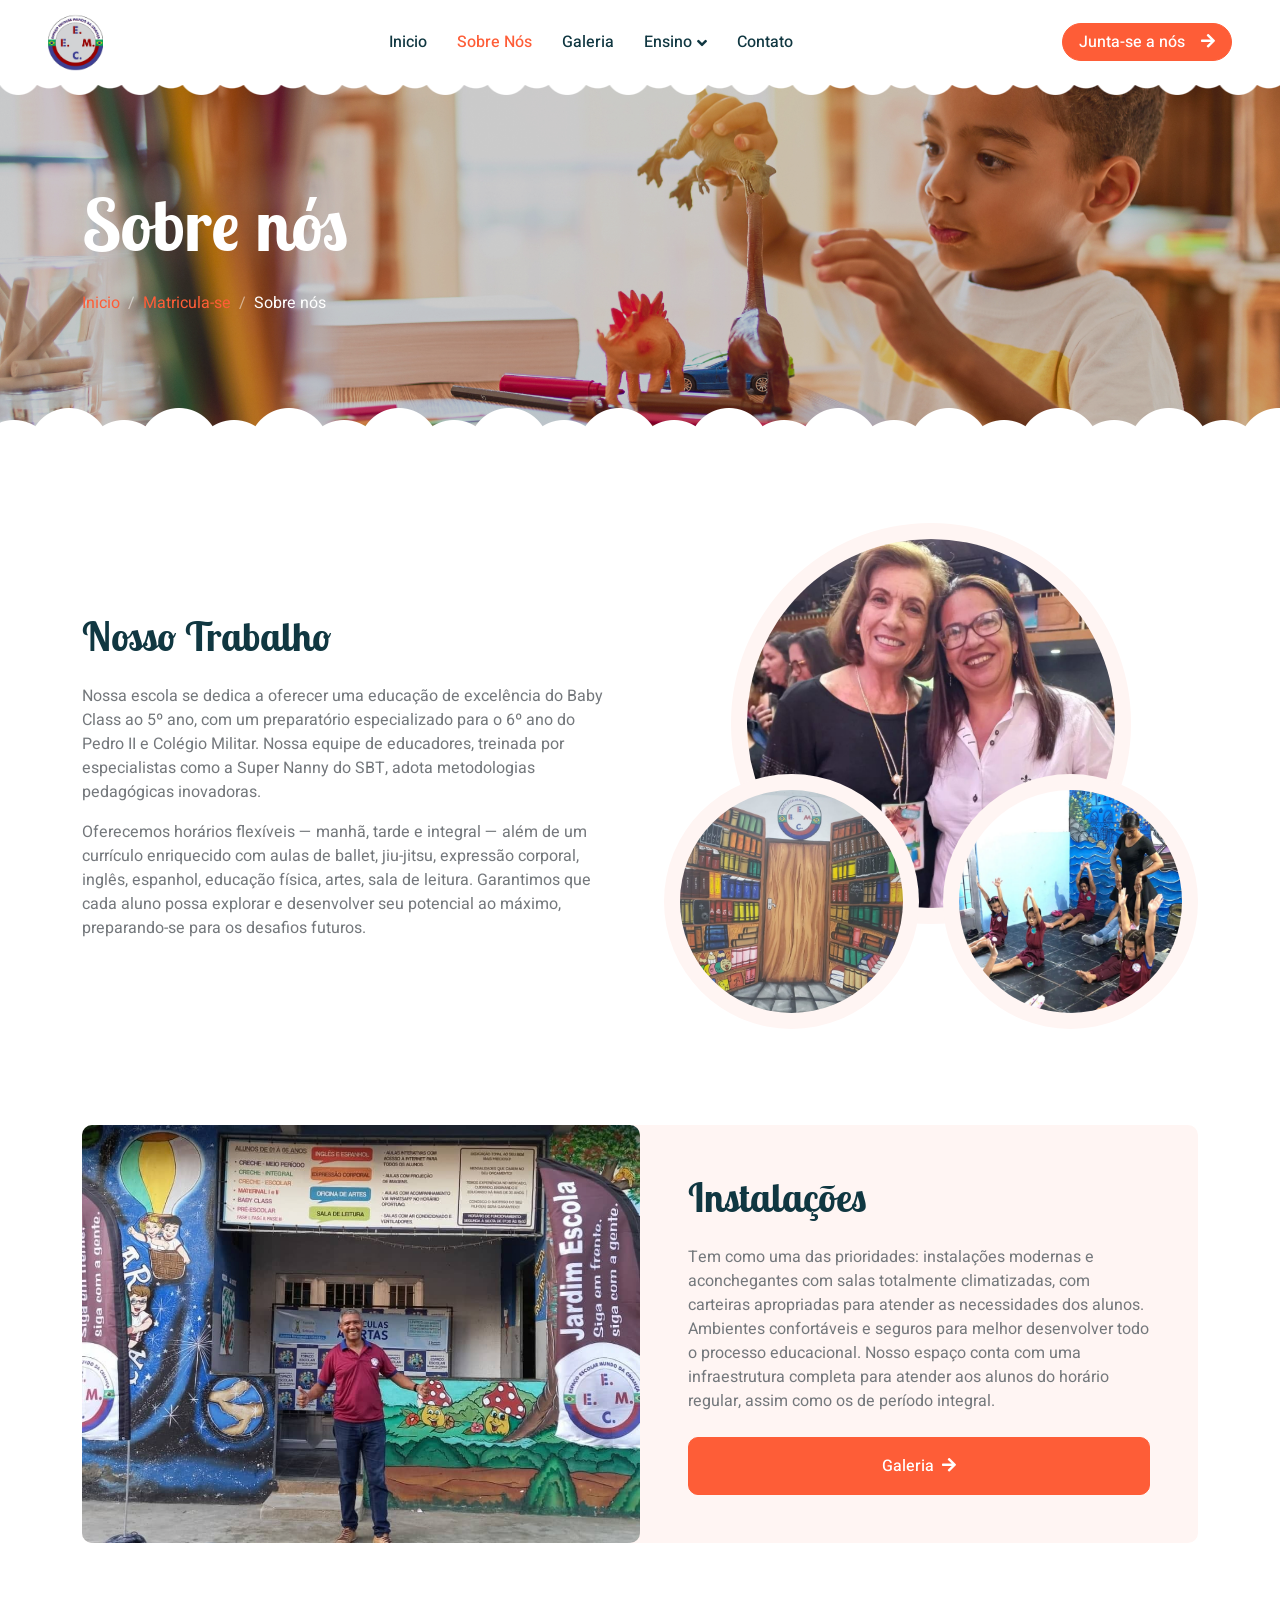
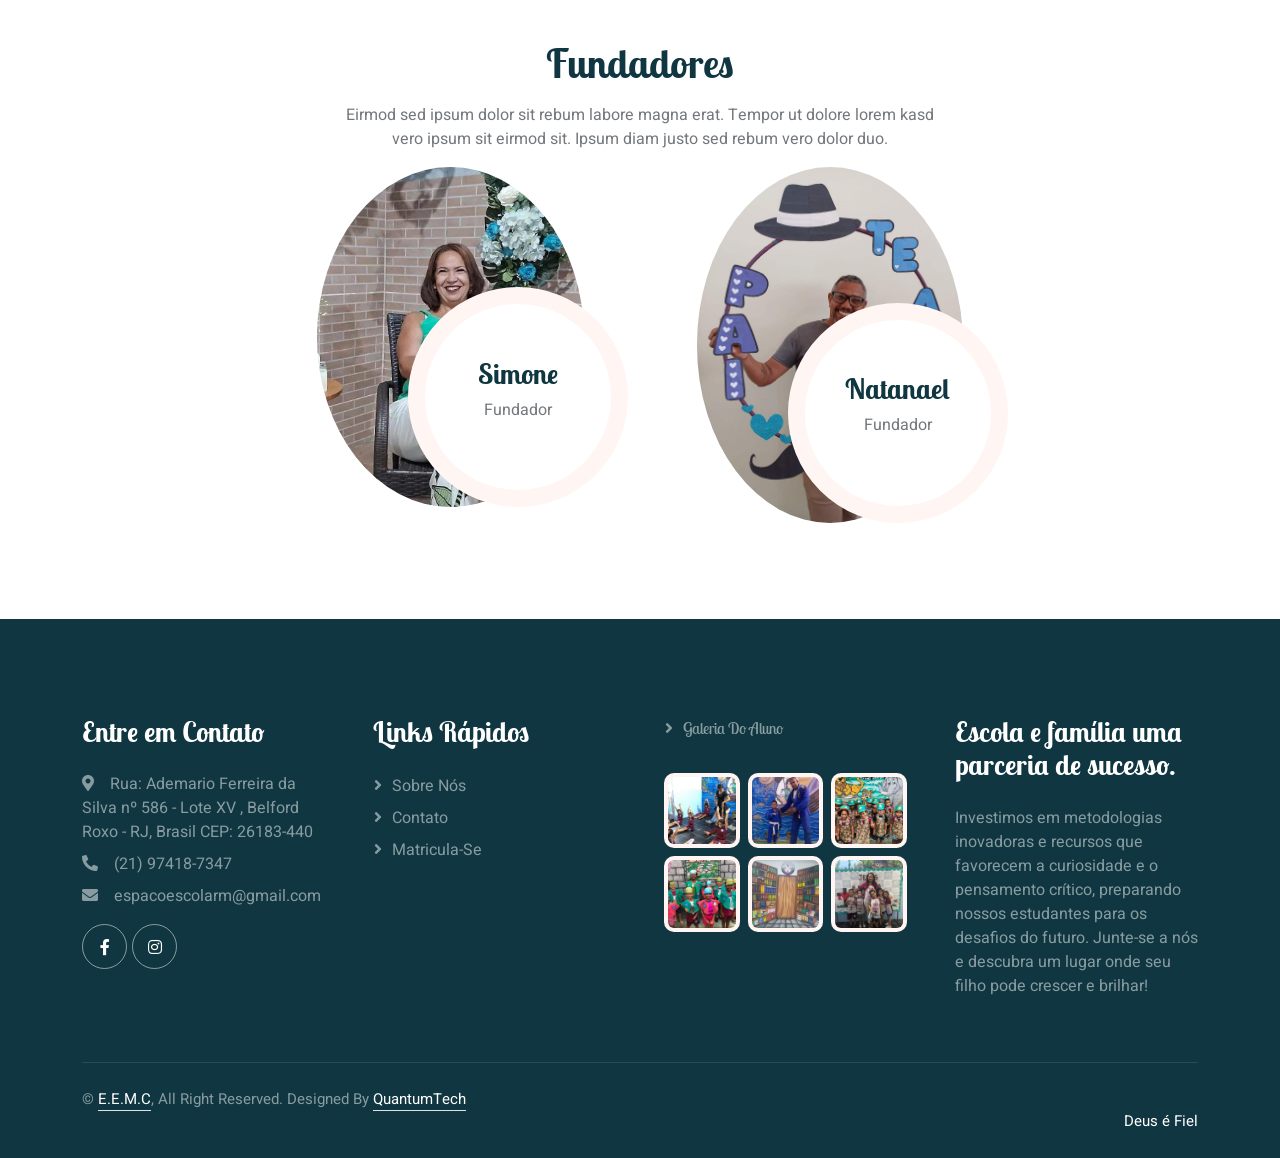
<file: about.html>
<!DOCTYPE html>
<html lang="pt-br">
<head>
    <meta charset="utf-8">
    <meta content="width=device-width, initial-scale=1.0" name="viewport">
    <meta content="" name="keywords">
    <meta content="" name="description">
    <link rel="preconnect" href="https://fonts.googleapis.com">
    <link rel="preconnect" href="https://fonts.gstatic.com" crossorigin>
    <link href="https://fonts.googleapis.com/css2?family=Heebo:wght@400;500;600&family=Inter:wght@600&family=Lobster+Two:wght@700&display=swap" rel="stylesheet">
    <link href="https://cdnjs.cloudflare.com/ajax/libs/font-awesome/5.10.0/css/all.min.css" rel="stylesheet">
    <link href="https://cdn.jsdelivr.net/npm/bootstrap-icons@1.4.1/font/bootstrap-icons.css" rel="stylesheet">
    <link href="lib/animate/animate.min.css" rel="stylesheet">

    <link href="css/bootstrap.min.css" rel="stylesheet">
    <link href="css/style.css" rel="stylesheet">
    <link href="./img/icon.ico" rel="icon">
    <title>EEMC - Sobre Nós</title>
</head>
<body>
    <div class="container-xxl bg-white p-0">
        <!-- Carregamento Começo -->
        <div id="spinner" class="show bg-white position-fixed translate-middle w-100 vh-100 top-50 start-50 d-flex align-items-center justify-content-center">
            <div class="spinner-border text-primary" style="width: 3rem; height: 3rem;" role="status">
                <span class="sr-only">Loading...</span>
            </div>
        </div>
        <!-- Carregamento Final -->

         <!-- Navbar Começo -->
         <nav class="navbar navbar-expand-lg bg-white navbar-light sticky-top px-4 px-lg-5 py-lg-0">
            <a href="index.html" class="navbar-brand">
                <h1 class="m-0 text-primary"> <div class="navbar-logo">
                    <img src="./img/icon.ico" alt="Logo da Escola Mundo da Criança"></h1>
            </a>
            <button type="button" class="navbar-toggler" data-bs-toggle="collapse" data-bs-target="#navbarCollapse">
                <span class="navbar-toggler-icon"></span>
            </button>
            <div class="collapse navbar-collapse" id="navbarCollapse">
                <div class="navbar-nav mx-auto">
                    <a href="index.html"  class="nav-item nav-link">Inicio</a>
                    <a href="about.html" class="nav-item nav-link active">Sobre Nós</a>
                    <a href="gallery.html" class="nav-item nav-link">Galeria</a>
                    <div class="nav-item dropdown">
                        <a href="#" class="nav-link dropdown-toggle" data-bs-toggle="dropdown">Ensino</a>
                        <div class="dropdown-menu rounded-0 rounded-bottom border-0 shadow-sm m-0">
                            <a href="babyclass.html" class="dropdown-item active">Baby Class</a>
                            <a href="faseI.html" class="dropdown-item">Fase I</a>
                            <a href="faseII.html" class="dropdown-item">Fase II</a>
                            <a href="faseIII.html" class="dropdown-item">Fase III</a>
                            <a href="1ao3.html" class="dropdown-item">1º ao 3º ano</a>
                            <a href="4ao5.html" class="dropdown-item">4º ao 5º ano</a>
                        </div>
                    </div>
                    <a href="contact.html" class="nav-item nav-link">Contato</a>
                </div>
                <a href="contact.html" class="btn btn-primary rounded-pill px-3 d-none d-lg-block">Junta-se a nós<i class="fa fa-arrow-right ms-3"></i></a>
            </div>
        </nav>
        <!-- Navbar Final -->

   <!-- Caminho Começo -->
   <div class="container-xxl py-5 page-header position-relative mb-5">
    <div class="container py-5">
                <h1 class="display-2 text-white animated slideInDown mb-4">Sobre nós</h1>
                <nav aria-label="breadcrumb animated slideInDown">
                    <ol class="breadcrumb">
                        <li class="breadcrumb-item"><a href="index.html">Inicio</a></li>
                        <li class="breadcrumb-item"><a href="contact.html">Matricula-se</a></li>
                        <li class="breadcrumb-item text-white active" aria-current="page">Sobre nós</li>
                    </ol>
                </nav>
            </div>
        </div>
        <!-- Caminho Final -->


        <!-- Saiba mais Começo -->
        <div class="container-xxl py-5">
            <div class="container">
                <div class="row g-5 align-items-center">
                    <div class="col-lg-6 wow fadeInUp" data-wow-delay="0.1s">
                        <h1 class="mb-4">Nosso Trabalho</h1>
                        <p>Nossa escola se dedica a oferecer uma educação de excelência do Baby Class ao 5º ano, com um preparatório especializado para o 6º ano do Pedro II e Colégio Militar. Nossa equipe de educadores, treinada por especialistas como a Super Nanny do SBT, adota metodologias pedagógicas inovadoras. </p>
                        <p class="mb-4">Oferecemos horários flexíveis — manhã, tarde e integral — além de um currículo enriquecido com aulas de ballet, jiu-jitsu, expressão corporal, inglês, espanhol, educação física, artes, sala de leitura. Garantimos que cada aluno possa explorar e desenvolver seu potencial ao máximo, preparando-se para os desafios futuros.                        </p>
                        <div class="row g-4 align-items-center">
                        </div>
                    </div>
                    <div class="col-lg-6 about-img wow fadeInUp" data-wow-delay="0.5s">
                        <div class="row">
                            <div class="col-12 text-center">
                                <img class="img-fluid w-75 rounded-circle bg-light p-3" src="./img/superany.jpg" alt="">
                            </div>
                            <div class="col-6 text-start" style="margin-top: -150px;">
                                <img class="img-fluid w-100 rounded-circle bg-light p-3" src="./img/cantodaleitura.jpg" alt="">
                            </div>
                            <div class="col-6 text-end" style="margin-top: -150px;">
                                <img class="img-fluid w-100 rounded-circle bg-light p-3" src="./img/ballet.jpg" alt="">
                            </div>
                        </div>
                    </div>
                </div>
            </div>
        </div>
        <!-- Saiba mais Final -->


        <!-- Instalações Começo -->
        <div class="container-xxl py-5">
            <div class="container">
                <div class="bg-light rounded">
                    <div class="row g-0">
                        <div class="col-lg-6 wow fadeIn" data-wow-delay="0.1s" style="min-height: 400px;">
                            <div class="position-relative h-100">
                                <img class="position-absolute w-100 h-100 rounded" src="./img/escola.jpeg" style="object-fit: cover;">
                            </div>
                        </div>
                        <div class="col-lg-6 wow fadeIn" data-wow-delay="0.5s">
                            <div class="h-100 d-flex flex-column justify-content-center p-5">
                                <h1 class="mb-4">Instalações</h1>
                                <p class="mb-4">Tem como uma das prioridades: instalações modernas e aconchegantes com salas totalmente climatizadas, com carteiras apropriadas para atender as necessidades dos alunos. Ambientes confortáveis e seguros para melhor desenvolver todo o processo educacional.
                                    Nosso espaço conta com uma infraestrutura completa para atender aos alunos do horário regular, assim como os de período integral.
                                </p>
                                <a class="btn btn-primary py-3 px-5" href="">Galeria<i class="fa fa-arrow-right ms-2"></i></a>
                            </div>
                        </div>
                    </div>
                </div>
            </div>
        </div>
        <!-- Instalações Final -->

        <!-- Fundadores Começo -->
        <div class="container-xxl py-5">
            <div class="container">
                <div class="text-center mx-auto mb-6 wow fadeInUp" data-wow-delay="0.1s" style="max-width: 600px;">
                    <h1 class="mb-3">Fundadores</h1>
                    <p>Eirmod sed ipsum dolor sit rebum labore magna erat. Tempor ut dolore lorem kasd vero ipsum sit
                        eirmod sit. Ipsum diam justo sed rebum vero dolor duo.</p>
                </div>
                <div class="row g-4" style="justify-content: center; text-align: center;">
                    <div class="col-lg-4 col-md-6 wow fadeInUp" data-wow-delay="0.1s">
                        <div class="team-item position-relative">
                            <img class="img-fluid rounded-circle w-75" src="./img/simonef.jpeg" alt="">
                            <div class="team-text">
                                <h3>Simone</h3>
                                <p>Fundador</p>
                            </div>
                        </div>
                    </div>
                    <div class="col-lg-4 col-md-5 wow fadeInUp" data-wow-delay="0.3s">
                        <div class="team-item position-relative">
                            <img class="img-fluid rounded-circle w-75" src="./img/natanaelf.jpeg" alt="">
                            <div class="team-text">
                                <h3>Natanael</h3>
                                <p>Fundador</p>
                            </div>
                        </div>
                    </div>
                </div>
            </div>
        </div>
        <!-- Fundadores Final -->

         <!-- Final Começo -->
         <div class="container-fluid bg-dark text-white-50 footer pt-5 mt-5 wow fadeIn" data-wow-delay="0.1s">
            <div class="container py-5">
                <div class="row g-5">
                    <div class="col-lg-3 col-md-6">
                        <h3 class="text-white mb-4">Entre em Contato</h3>
                        <p class="mb-2"><i class="fa fa-map-marker-alt me-3"></i>Rua: Ademario Ferreira da Silva nº 586 - Lote XV , Belford Roxo - RJ, Brasil CEP: 26183-440 </p>
                        <p class="mb-2"><i class="fa fa-phone-alt me-3"></i>(21) 97418-7347</p>
                        <p class="mb-2"><i class="fa fa-envelope me-3"></i>espacoescolarm@gmail.com</p>
                        <div class="d-flex pt-2">
                            <a class="btn btn-outline-light btn-social" href="https://www.facebook.com/p/Espa%C3%A7o-Escolar-Mundo-Da-Crian%C3%A7a-100066816966329/?_rdr" target="_blank"><i class="fab fa-facebook-f"></i></a>
                            <a class="btn btn-outline-light btn-social" href="https://www.instagram.com/e_e_mundodacrianca?igsh=NHhieTVvMWZtdTVp" target="_blank"><i class="fab fa-instagram"></i></a>
                        </div>
                    </div>
                    <div class="col-lg-3 col-md-6">
                        <h3 class="text-white mb-4">Links Rápidos</h3>
                        <a class="btn btn-link text-white-50" href="about.html">Sobre Nós</a>
                        <a class="btn btn-link text-white-50" href="contact.html">Contato</a>
                        <a class="btn btn-link text-white-50" href="contact.html">Matricula-se</a>
                    </div>
                    <div class="col-lg-3 col-md-6">
                        <h3 class="text-white mb-4"><a class="btn btn-link text-white-50" href="">Galeria do Aluno</a></h3>
                        <div class="row g-2 pt-2">
                            <div class="col-4">
                                <a href="/gallery.html"><img class="img-fluid rounded bg-light p-1" src="img/ballet.jpg" alt="Fotos Alunos"></a>
                            </div>
                            <div class="col-4">
                                <a href="/gallery.html"><img class="img-fluid rounded bg-light p-1" src="img/jits.jpg" alt="Fotos Alunos"></a>
                            </div>
                            <div class="col-4">
                                <a href="/gallery.html"><img class="img-fluid rounded bg-light p-1" src="img/diadosoldado.jpg" alt="Fotos Alunos"></a>
                            </div>
                            
                            <div class="col-4">
                                <a href="/gallery.html"><img class="img-fluid rounded bg-light p-1" src="img/diadocirco.jpg" alt="Fotos Alunos"></a>
                            </div>
                            
                            <div class="col-4">
                                <a href="/gallery.html"><img class="img-fluid rounded bg-light p-1" src="img/cantodaleitura.jpg" alt=""></a>
                            </div>
                            <div class="col-4">
                                <a href="/gallery.html"><img class="img-fluid rounded bg-light p-1" src="img/pascoa.jpg" alt=""></a>
                            </div>
                        </div>
                    </div>
                    <div class="col-lg-3 col-md-6">
                        <h3 class="text-white mb-4">Escola e família uma parceria de sucesso.</h3>
                        <p>Investimos em metodologias inovadoras e recursos que favorecem a curiosidade e o pensamento crítico, preparando nossos estudantes para os desafios do futuro. Junte-se a nós e descubra um lugar onde seu filho pode crescer e brilhar!</p>
                    </div>
                </div>
            </div>
            <div class="container">
                <div class="copyright">
                    <div class="row">
                        <div class="col-md-6 text-center text-md-start mb-3 mb-md-0">
                            &copy; <a class="border-bottom" href="index.html">E.E.M.C</a>, All Right Reserved. 
							
							Designed By <a class="border-bottom" href="https://www.instagram.com/quantumttech/profilecard/?igsh=YnZjMTNqOGxjcHFn" target="_blank">QuantumTech</a>
                        </div>
                        <div class="col-md-6 text-center text-md-end">
                            <div class="footer-menu">
                                <a href="#">Deus é Fiel</a>
                            </div>
                        </div>
                    </div>
                </div>
            </div>
        </div>
        <!-- Final Final -->

        <!-- Voltar para o Topo -->
        <a href="#" class="btn btn-lg btn-primary btn-lg-square back-to-top"><i class="bi bi-arrow-up"></i></a>
    </div>

    <!-- JavaScript -->
    <script src="https://code.jquery.com/jquery-3.4.1.min.js"></script>
    <script src="https://cdn.jsdelivr.net/npm/bootstrap@5.0.0/dist/js/bootstrap.bundle.min.js"></script>
    <script src="lib/wow/wow.min.js"></script>
    <script src="lib/easing/easing.min.js"></script>
    <script src="lib/waypoints/waypoints.min.js"></script>
    <script src="lib/owlcarousel/owl.carousel.min.js"></script>
    <script src="js/main.js"></script>
</body>

</html>
</file>
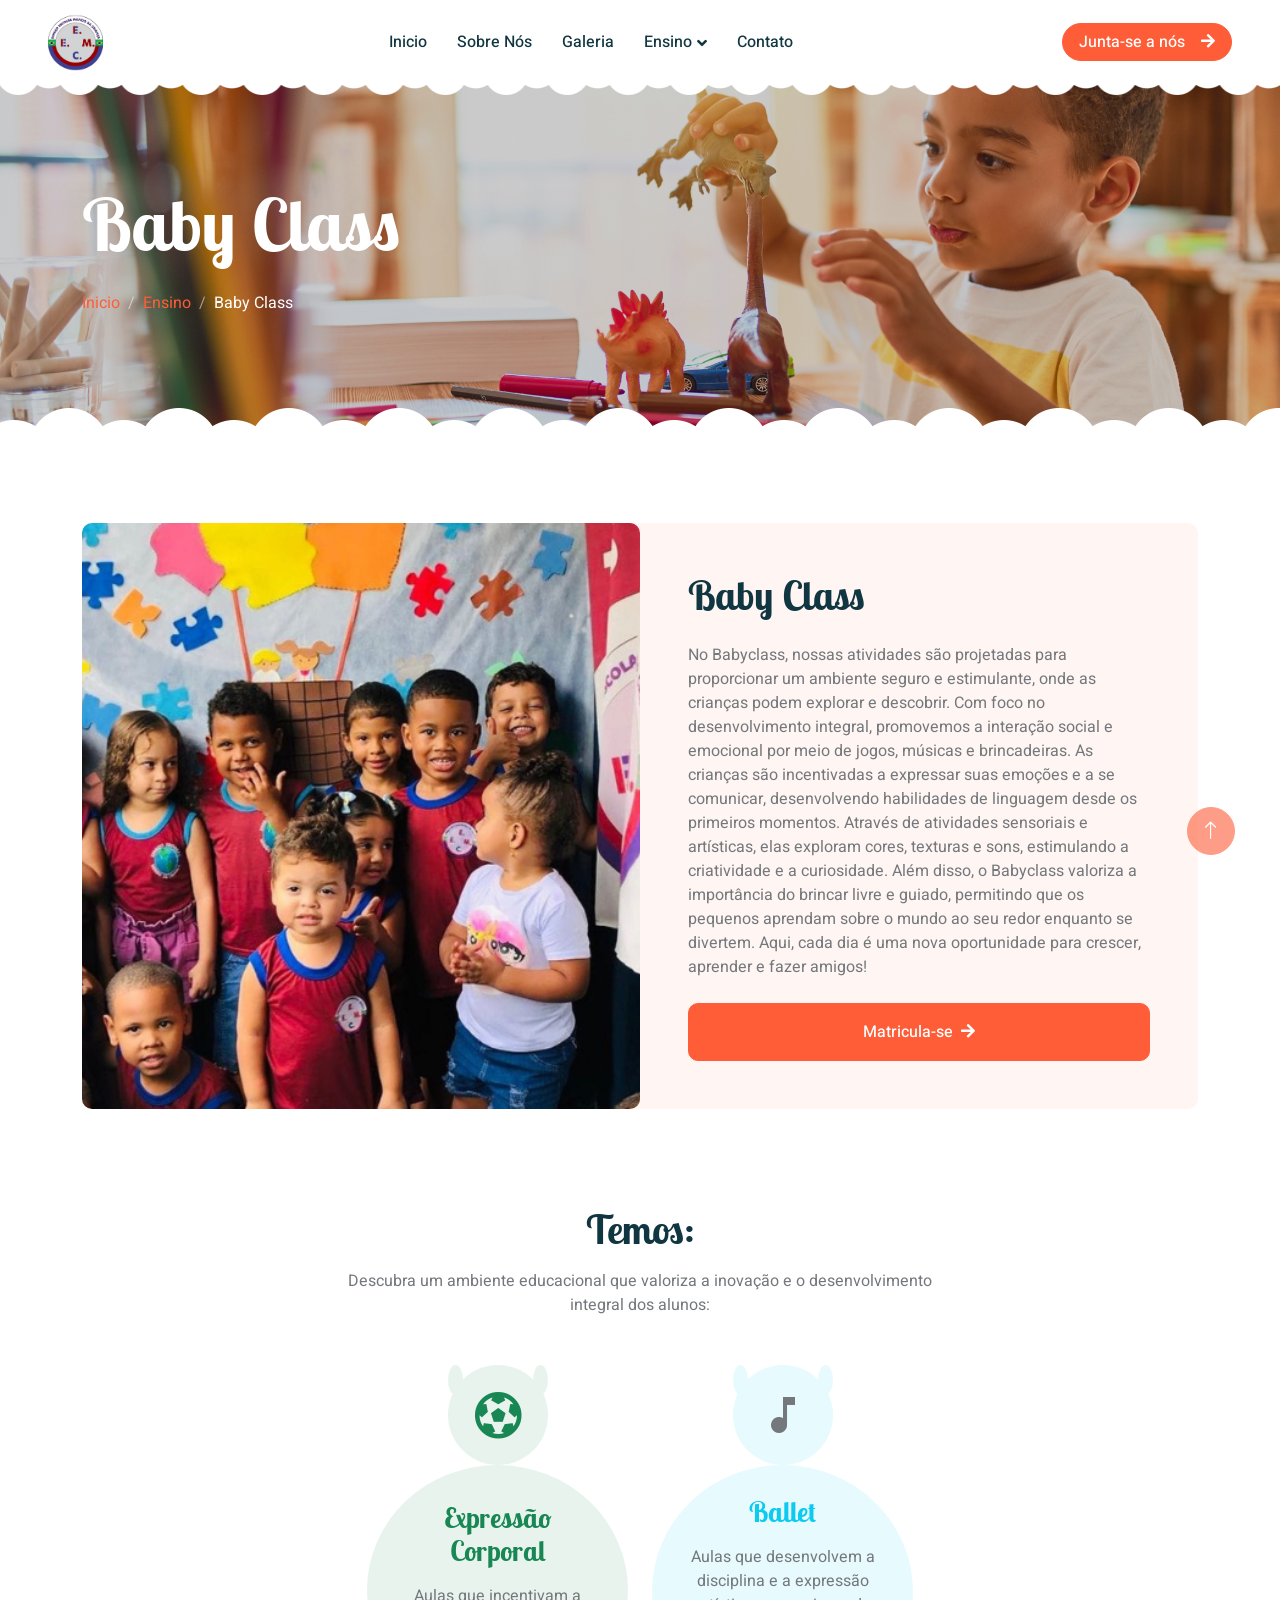
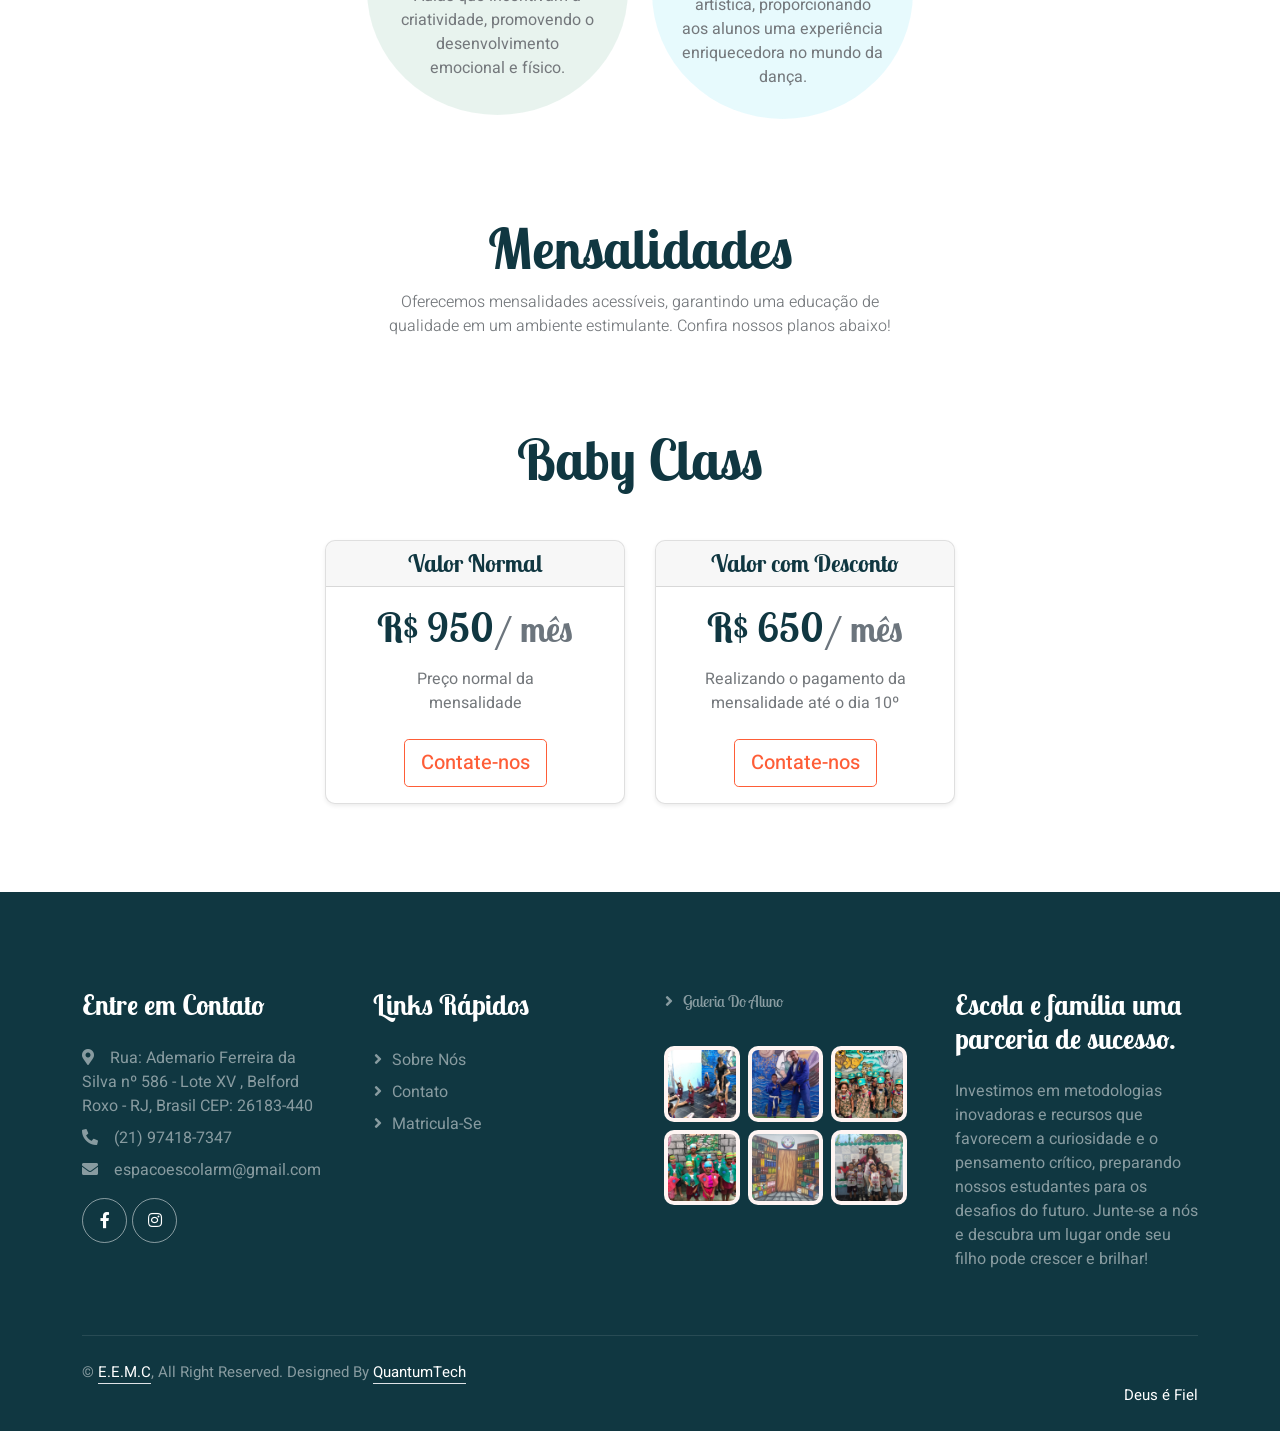
<file: babyclass.html>
<!DOCTYPE html>
<html lang="pt-br">
<head>
    <meta charset="utf-8">
    <meta content="width=device-width, initial-scale=1.0" name="viewport">
    <meta content="" name="keywords">
    <meta content="" name="description">
     <link rel="preconnect" href="https://fonts.googleapis.com">
     <link rel="preconnect" href="https://fonts.gstatic.com" crossorigin>
     <link href="https://fonts.googleapis.com/css2?family=Heebo:wght@400;500;600&family=Inter:wght@600&family=Lobster+Two:wght@700&display=swap" rel="stylesheet">
     <link href="https://cdnjs.cloudflare.com/ajax/libs/font-awesome/5.10.0/css/all.min.css" rel="stylesheet">
     <link href="https://cdn.jsdelivr.net/npm/bootstrap-icons@1.4.1/font/bootstrap-icons.css" rel="stylesheet">
     <link href="lib/animate/animate.min.css" rel="stylesheet">
     <link href="lib/owlcarousel/assets/owl.carousel.min.css" rel="stylesheet">
     <link href="https://fonts.googleapis.com/icon?family=Material+Icons" rel="stylesheet">
     <link href="css/bootstrap.min.css" rel="stylesheet">
     <link href="css/style.css" rel="stylesheet">
     <link href="img/icon.ico" rel="icon">
     <title>EEMC - Babyclass </title>
 </head>
<body>
    <div class="container-xxl bg-white p-0">
        <!-- Carregamento Começo -->
        <div id="spinner" class="show bg-white position-fixed translate-middle w-100 vh-100 top-50 Começo -50 d-flex align-items-center justify-content-center">
            <div class="spinner-border text-primary" style="width: 3rem; height: 3rem;" role="status">
                <span class="sr-only">Loading...</span>
            </div>
        </div>
        <!-- Carregamento Final -->


         <!-- Navbar Começo -->
         <nav class="navbar navbar-expand-lg bg-white navbar-light sticky-top px-4 px-lg-5 py-lg-0">
            <a href="index.html" class="navbar-brand">
                <h1 class="m-0 text-primary"> <div class="navbar-logo">
                    <img src="img/icon.ico" alt="Logo da Escola Mundo da Criança"></h1>
            </a>
            <button type="button" class="navbar-toggler" data-bs-toggle="collapse" data-bs-target="#navbarCollapse">
                <span class="navbar-toggler-icon"></span>
            </button>
            <div class="collapse navbar-collapse" id="navbarCollapse">
                <div class="navbar-nav mx-auto">
                    <a href="index.html" class="nav-item nav-link">Inicio</a>
                    <a href="about.html" class="nav-item nav-link">Sobre Nós</a>
                    <a href="gallery.html" class="nav-item nav-link">Galeria</a>
                    <div class="nav-item dropdown">
                        <a href="#" class="nav-link dropdown-toggle" data-bs-toggle="dropdown">Ensino</a>
                        <div class="dropdown-menu rounded-0 rounded-bottom border-0 shadow-sm m-0">
                            <a href="babyclass.html" class="dropdown-item active">Baby Class</a>
                            <a href="faseI.html" class="dropdown-item">Fase I</a>
                            <a href="faseII.html" class="dropdown-item">Fase II</a>
                            <a href="faseIII.html" class="dropdown-item">Fase III</a>
                            <a href="1ao3.html" class="dropdown-item">1º ao 3º ano</a>
                            <a href="4ao5.html" class="dropdown-item">4º ao 5º ano</a>
                        </div>
                    </div>
                    <a href="contact.html" class="nav-item nav-link">Contato</a>
                </div>
                <a href="contact.html" class="btn btn-primary rounded-pill px-3 d-none d-lg-block">Junta-se a nós<i class="fa fa-arrow-right ms-3"></i></a>
            </div>
        </nav>
        <!-- Navbar Final -->

        <!-- Caminho Final -->
        <div class="container-xxl py-5 page-header position-relative mb-5">
            <div class="container py-5">
                <h1 class="display-2 text-white animated slideInDown mb-4">Baby Class</h1>
                <nav aria-label="breadcrumb animated slideInDown">
                    <ol class="breadcrumb">
                        <li class="breadcrumb-item"><a href="index.html">Inicio</a></li>
                        <li class="breadcrumb-item"><a href="babyclass.html">Ensino</a></li>
                        <li class="breadcrumb-item text-white active" aria-current="page">Baby Class</li>
                    </ol>
                </nav>
            </div>
        </div>
        <!-- Caminho Final -->

        <!-- Descrição Começo -->
        <div class="container-xxl py-5">
            <div class="container">
                <div class="bg-light rounded">
                    <div class="row g-0">
                        <div class="col-lg-6 wow fadeIn" data-wow-delay="0.1s" style="min-height: 400px;">
                            <div class="position-relative h-100">
                                <img class="position-absolute w-100 h-100 rounded" src="img/fotosgaleria-4.png" style="object-fit: cover;">
                            </div>
                        </div>
                        <div class="col-lg-6 wow fadeIn" data-wow-delay="0.5s">
                            <div class="h-100 d-flex flex-column justify-content-center p-5">
                                <h1 class="mb-4">Baby Class</h1>
                                <p class="mb-4">No Babyclass, nossas atividades são projetadas para proporcionar um ambiente seguro e estimulante, onde as crianças podem explorar e descobrir. Com foco no desenvolvimento integral, promovemos a interação social e emocional por meio de jogos, músicas e brincadeiras.

As crianças são incentivadas a expressar suas emoções e a se comunicar, desenvolvendo habilidades de linguagem desde os primeiros momentos. Através de atividades sensoriais e artísticas, elas exploram cores, texturas e sons, estimulando a criatividade e a curiosidade.

Além disso, o Babyclass valoriza a importância do brincar livre e guiado, permitindo que os pequenos aprendam sobre o mundo ao seu redor enquanto se divertem. Aqui, cada dia é uma nova oportunidade para crescer, aprender e fazer amigos!
                                </p>
                                <a class="btn btn-primary py-3 px-5" href="contact.html">Matricula-se<i class="fa fa-arrow-right ms-2"></i></a>
                            </div>
                        </div>
                    </div>
                </div>
            </div>
        </div>
        <!-- Descrição Final -->

          <!-- Serviços Começo -->
          <div class="container-xxl py-5">
            <div class="container">
                <div class="text-center mx-auto mb-5 wow fadeInUp" data-wow-delay="0.1s" style="max-width: 600px;">
                    <h1 class="mb-3">Temos:</h1>
                    <p>Descubra um ambiente educacional que valoriza a inovação e o desenvolvimento integral dos alunos:</p>
                </div>
                <div class="row g-4 justify-content-center"> 
                    <div class="col-lg-3 col-sm-6 wow fadeInUp" data-wow-delay="0.3s">
                        <div class="facility-item">
                            <div class="facility-icon bg-success">
                                <span class="bg-success"></span>
                                <i class="fa fa-futbol fa-3x text-success"></i>
                                <span class="bg-success"></span>
                            </div>
                            <div class="facility-text bg-success">
                                <h3 class="text-success mb-3">Expressão Corporal</h3>
                                <p class="mb-0">Aulas que incentivam a criatividade, promovendo o desenvolvimento emocional e físico.</p>
                            </div>
                        </div>
                    </div>
        
                    <div class="col-lg-3 col-sm-6 wow fadeInUp" data-wow-delay="0.7s">
                        <div class="facility-item">
                            <div class="facility-icon bg-info">
                                <span class="bg-info"></span>
                                <i class="material-icons" style="font-size:48px;">music_note</i>
                                <span class="bg-info"></span>
                            </div>
                            <div class="facility-text bg-info">
                                <h3 class="text-info mb-3">Ballet</h3>
                                <p class="mb-0">Aulas que desenvolvem a disciplina e a expressão artística, proporcionando aos alunos uma experiência enriquecedora no mundo da dança.</p>
                            </div>
                        </div>
                    </div>
                </div>
            </div>
        </div>        
        <!-- Serviços Final -->

        <!-- Preços BabyClass Começo -->
        <div class="pricing-header px-3 py-3 pt-md-5 pb-md-4 mx-auto text-center">
            <h1 class="display-4">Mensalidades</h1>
            <p class="lead" style="font-size: 1rem;">Oferecemos mensalidades acessíveis, garantindo uma educação de <br> qualidade em um ambiente estimulante. Confira nossos planos abaixo!</p>
        </div>
        <div class="pricing-header px-3 py-3 pt-md-5 pb-md-4 mx-auto text-center">
        <h1 class="display-4">Baby Class</h1>
        </div>
        <div class="container1">
            <div class="card-deck mb-3 text-center">
                <div class="card mb-4 shadow-sm">
                    <div class="card-header">
                        <h4 class="my-0 font-weight-normal">Valor Normal</h4>
                    </div>
                    <div class="card-body">
                        <h1 class="card-title pricing-card-title">R$ 950<small class="text-muted">/ mês</small></h1>
                        <ul class="list-unstyled mt-3 mb-4">
                            <li>Preço normal da</li>
                            <li>mensalidade</li>
                        </ul>
                        <a href="https://api.whatsapp.com/send?phone=5521974187347&text=Ol%C3%A1!%20Estamos%20aqui%20para%20ajudar.%20Se%20voc%C3%AA%20tiver%20d%C3%BAvidas%20ou%20quiser%20informa%C3%A7%C3%B5es%20sobre%20matr%C3%ADculas,%20pode%20realizar%20a%20pr%C3%A9-matr%C3%ADcula%20diretamente%20pelo%20nosso%20WhatsApp.%20Basta%20enviar%20uma%20mensagem%20e%20nossa%20equipe%20responder%C3%A1%20rapidamente.%20Estamos%20ansiosos%20para%20falar%20com%20voc%C3%AA!" target="_blank" class="btn btn-lg btn-block btn-outline-primary">Contate-nos</a>
                    </div>
                </div>
                <div class="card mb-4 shadow-sm">
                    <div class="card-header">
                        <h4 class="my-0 font-weight-normal">Valor com Desconto</h4>
                    </div>
                    <div class="card-body">
                        <h1 class="card-title pricing-card-title">R$ 650<small class="text-muted">/ mês</small></h1>
                        <ul class="list-unstyled mt-3 mb-4">
                            <li>Realizando o pagamento da mensalidade até o dia 10º</li>
                        </ul>
                        <a href="https://api.whatsapp.com/send?phone=5521974187347&text=Ol%C3%A1!%20Estamos%20aqui%20para%20ajudar.%20Se%20voc%C3%AA%20tiver%20d%C3%BAvidas%20ou%20quiser%20informa%C3%A7%C3%B5es%20sobre%20matr%C3%ADculas,%20pode%20realizar%20a%20pr%C3%A9-matr%C3%ADcula%20diretamente%20pelo%20nosso%20WhatsApp.%20Basta%20enviar%20uma%20mensagem%20e%20nossa%20equipe%20responder%C3%A1%20rapidamente.%20Estamos%20ansiosos%20para%20falar%20com%20voc%C3%AA!" target="_blank" class="btn btn-lg btn-block btn-outline-primary">Contate-nos</a>
                    </div>
                </div>
            </div>
        </div>
            <!--Preços BabyClass Final --> 


         <!-- Final Começo -->
         <div class="container-fluid bg-dark text-white-50 footer pt-5 mt-5 wow fadeIn" data-wow-delay="0.1s">
            <div class="container py-5">
                <div class="row g-5">
                    <div class="col-lg-3 col-md-6">
                        <h3 class="text-white mb-4">Entre em Contato</h3>
                        <p class="mb-2"><i class="fa fa-map-marker-alt me-3"></i>Rua: Ademario Ferreira da Silva nº 586 - Lote XV , Belford Roxo - RJ, Brasil CEP: 26183-440 </p>
                        <p class="mb-2"><i class="fa fa-phone-alt me-3"></i>(21) 97418-7347</p>
                        <p class="mb-2"><i class="fa fa-envelope me-3"></i>espacoescolarm@gmail.com</p>
                        <div class="d-flex pt-2">
                            <a class="btn btn-outline-light btn-social" href="https://www.facebook.com/p/Espa%C3%A7o-Escolar-Mundo-Da-Crian%C3%A7a-100066816966329/?_rdr" target="_blank"><i class="fab fa-facebook-f"></i></a>
                            <a class="btn btn-outline-light btn-social" href="https://www.instagram.com/e_e_mundodacrianca?igsh=NHhieTVvMWZtdTVp" target="_blank"><i class="fab fa-instagram"></i></a>
                        </div>
                    </div>
                    <div class="col-lg-3 col-md-6">
                        <h3 class="text-white mb-4">Links Rápidos</h3>
                        <a class="btn btn-link text-white-50" href="about.html">Sobre Nós</a>
                        <a class="btn btn-link text-white-50" href="contact.html">Contato</a>
                        <a class="btn btn-link text-white-50" href="contact.html">Matricula-se</a>
                    </div>
                    <div class="col-lg-3 col-md-6">
                        <h3 class="text-white mb-4"><a class="btn btn-link text-white-50" href="">Galeria do Aluno</a></h3>
                        <div class="row g-2 pt-2">
                            <div class="col-4">
                                <a href="/gallery.html"><img class="img-fluid rounded bg-light p-1" src="img/ballet.jpg" alt="Fotos Alunos"></a>
                            </div>
                            <div class="col-4">
                                <a href="/gallery.html"><img class="img-fluid rounded bg-light p-1" src="img/jits.jpg" alt="Fotos Alunos"></a>
                            </div>
                            <div class="col-4">
                                <a href="/gallery.html"><img class="img-fluid rounded bg-light p-1" src="img/diadosoldado.jpg" alt="Fotos Alunos"></a>
                            </div>
                            
                            <div class="col-4">
                                <a href="/gallery.html"><img class="img-fluid rounded bg-light p-1" src="img/diadocirco.jpg" alt="Fotos Alunos"></a>
                            </div>
                            
                            <div class="col-4">
                                <a href="/gallery.html"><img class="img-fluid rounded bg-light p-1" src="img/cantodaleitura.jpg" alt=""></a>
                            </div>
                            <div class="col-4">
                                <a href="/gallery.html"><img class="img-fluid rounded bg-light p-1" src="img/pascoa.jpg" alt=""></a>
                            </div>
                        </div>
                    </div>
                    <div class="col-lg-3 col-md-6">
                        <h3 class="text-white mb-4">Escola e família uma parceria de sucesso.</h3>
                        <p>Investimos em metodologias inovadoras e recursos que favorecem a curiosidade e o pensamento crítico, preparando nossos estudantes para os desafios do futuro. Junte-se a nós e descubra um lugar onde seu filho pode crescer e brilhar!</p>
                    </div>
                </div>
            </div>
            <div class="container">
                <div class="copyright">
                    <div class="row">
                        <div class="col-md-6 text-center text-md-start mb-3 mb-md-0">
                            &copy; <a class="border-bottom" href="index.html">E.E.M.C</a>, All Right Reserved. 
							
							Designed By <a class="border-bottom" href="https://www.instagram.com/quantumttech/profilecard/?igsh=YnZjMTNqOGxjcHFn" target="_blank">QuantumTech</a>
                        </div>
                        <div class="col-md-6 text-center text-md-end">
                            <div class="footer-menu">
                                <a href="#">Deus é Fiel</a>
                            </div>
                        </div>
                    </div>
                </div>
            </div>
        </div>
        <!-- Final Final -->

        <!-- Voltar para o Topo -->
        <a href="#" class="btn btn-lg btn-primary btn-lg-square back-to-top"><i class="bi bi-arrow-up"></i></a>
    </div>

    <!-- JavaScript -->
    <script src="https://code.jquery.com/jquery-3.4.1.min.js"></script>
    <script src="https://cdn.jsdelivr.net/npm/bootstrap@5.0.0/dist/js/bootstrap.bundle.min.js"></script>
    <script src="lib/wow/wow.min.js"></script>
    <script src="lib/easing/easing.min.js"></script>
    <script src="lib/waypoints/waypoints.min.js"></script>
    <script src="lib/owlcarousel/owl.carousel.min.js"></script>
    <script src="js/main.js"></script>
</body>

</html>
</file>
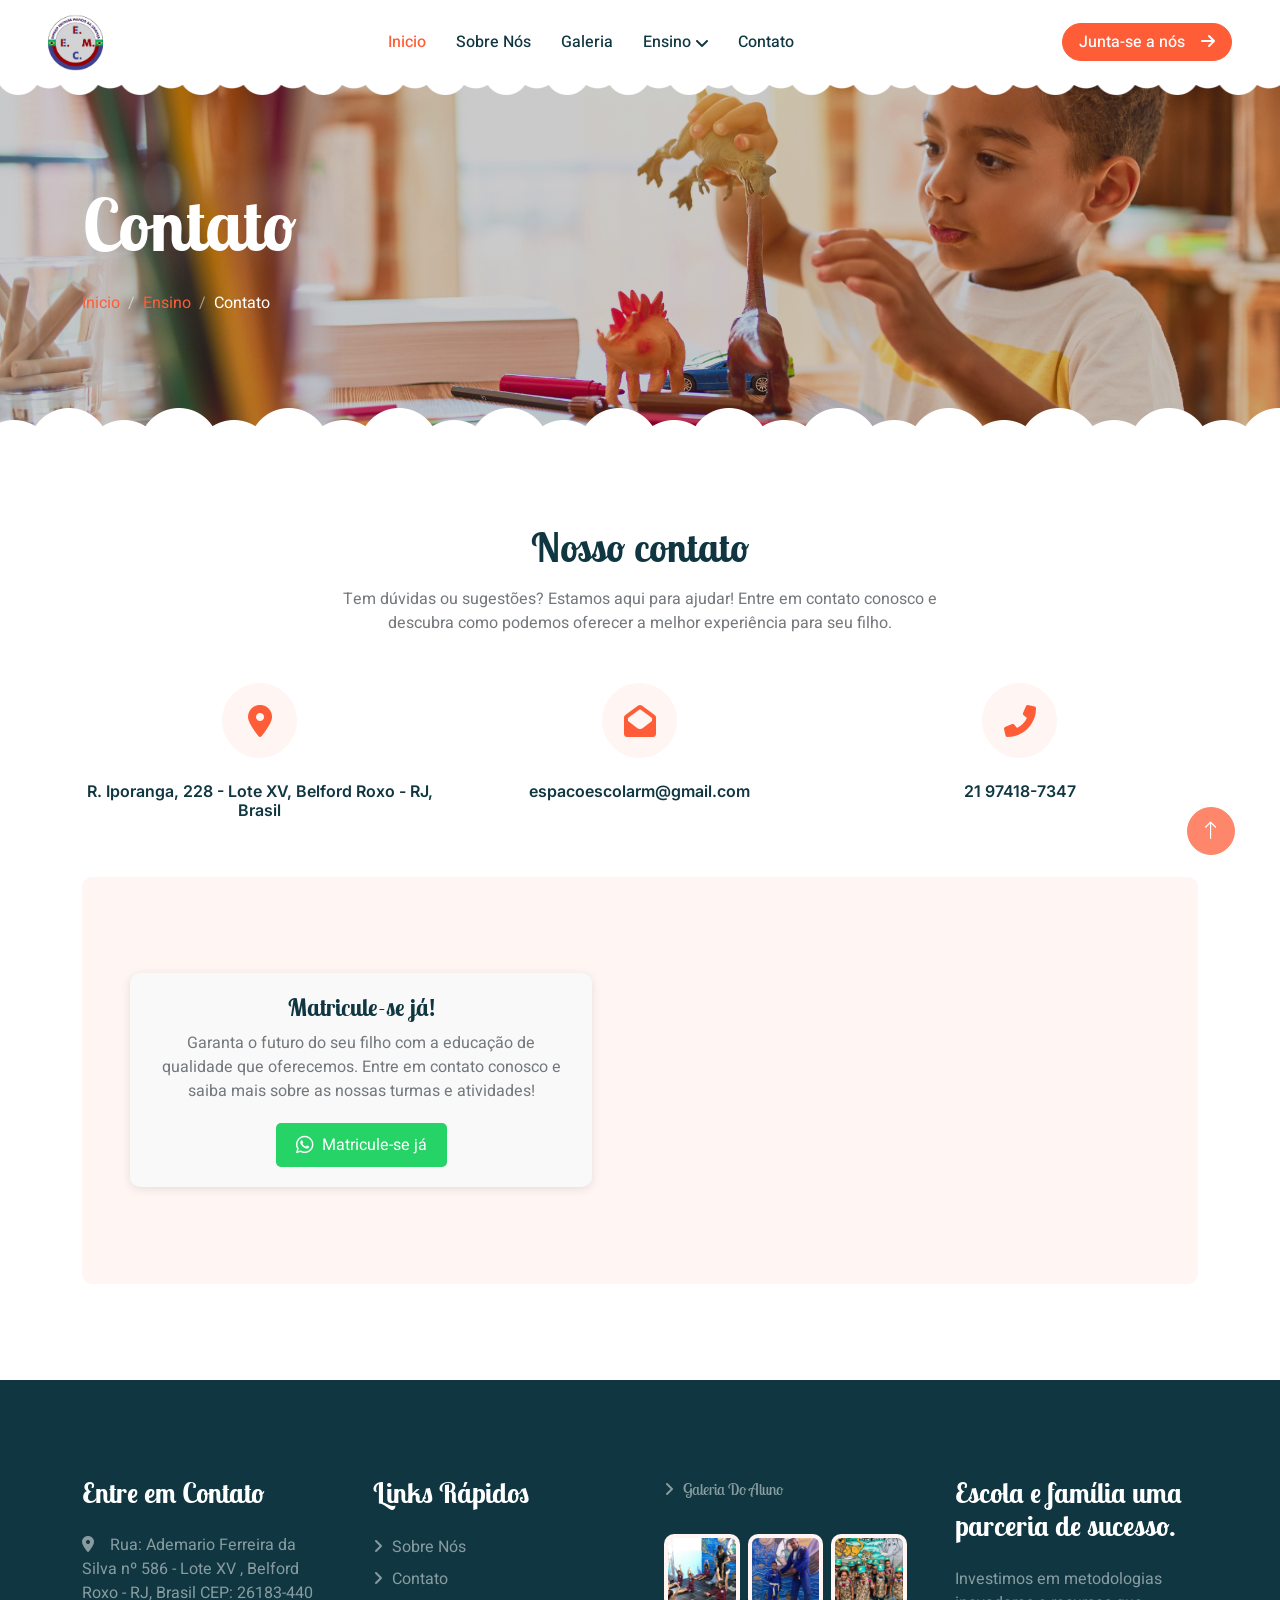
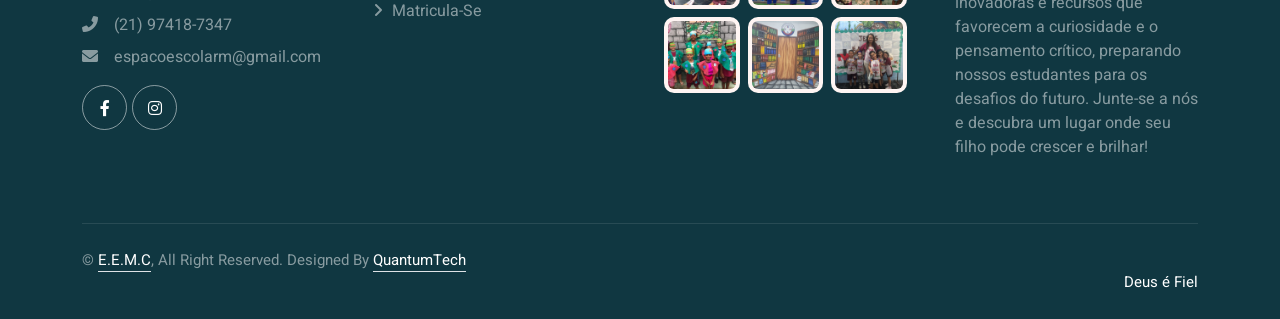
<file: contact.html>
<!DOCTYPE html>
<html lang="pt-br">
<head>
    <meta charset="utf-8">
    <meta content="width=device-width, initial-scale=1.0" name="viewport">
    <meta content="" name="keywords">
    <meta content="" name="description">
    <link rel="preconnect" href="https://fonts.googleapis.com">
    <link rel="preconnect" href="https://fonts.gstatic.com" crossorigin>
    <link href="https://fonts.googleapis.com/css2?family=Heebo:wght@400;500;600&family=Inter:wght@600&family=Lobster+Two:wght@700&display=swap" rel="stylesheet">
    <link href="https://cdnjs.cloudflare.com/ajax/libs/font-awesome/5.10.0/css/all.min.css" rel="stylesheet">
    <link href="https://cdn.jsdelivr.net/npm/bootstrap-icons@1.4.1/font/bootstrap-icons.css" rel="stylesheet">
    <link rel="stylesheet" href="https://cdnjs.cloudflare.com/ajax/libs/font-awesome/6.0.0-beta3/css/all.min.css">
    <link href="lib/animate/animate.min.css" rel="stylesheet">
    <link href="lib/owlcarousel/assets/owl.carousel.min.css" rel="stylesheet">
    <link href="css/bootstrap.min.css" rel="stylesheet">
    <link href="css/style.css" rel="stylesheet">
    <link href="img/icon.ico" rel="icon">
    <title>EEMC - Contato</title>
</head>
<body>
    <div class="container-xxl bg-white p-0">
        <!-- Carregamento Começo -->
        <div id="spinner" class="show bg-white position-fixed translate-middle w-100 vh-100 top-50 start-50 d-flex align-items-center justify-content-center">
            <div class="spinner-border text-primary" style="width: 3rem; height: 3rem;" role="status">
                <span class="sr-only">Loading...</span>
            </div>
        </div>
        <!-- Carregamento Final -->


         <!-- Navbar Começo -->
         <nav class="navbar navbar-expand-lg bg-white navbar-light sticky-top px-4 px-lg-5 py-lg-0">
            <a href="index.html" class="navbar-brand">
                <h1 class="m-0 text-primary"> <div class="navbar-logo">
                    <img src="img/icon.ico" alt="Logo da Escola Mundo da Criança"></h1>
            </a>
            <button type="button" class="navbar-toggler" data-bs-toggle="collapse" data-bs-target="#navbarCollapse">
                <span class="navbar-toggler-icon"></span>
            </button>
            <div class="collapse navbar-collapse" id="navbarCollapse">
                <div class="navbar-nav mx-auto">
                    <a href="index.html" class="nav-item nav-link active">Inicio</a>
                    <a href="about.html" class="nav-item nav-link">Sobre Nós</a>
                    <a href="gallery.html" class="nav-item nav-link">Galeria</a>
                    <div class="nav-item dropdown">
                        <a href="#" class="nav-link dropdown-toggle" data-bs-toggle="dropdown">Ensino</a>
                        <div class="dropdown-menu rounded-0 rounded-bottom border-0 shadow-sm m-0">
                            <a href="babyclass.html" class="dropdown-item active">Baby Class</a>
                            <a href="faseI.html" class="dropdown-item">Fase I</a>
                            <a href="faseII.html" class="dropdown-item">Fase II</a>
                            <a href="faseIII.html" class="dropdown-item">Fase III</a>
                            <a href="1ao3.html" class="dropdown-item">1º ao 3º ano</a>
                            <a href="4ao5.html" class="dropdown-item">4º ao 5º ano</a>
                        </div>
                    </div>
                    <a href="contact.html" class="nav-item nav-link">Contato</a>
                </div>
                <a href="contact.html" class="btn btn-primary rounded-pill px-3 d-none d-lg-block">Junta-se a nós<i class="fa fa-arrow-right ms-3"></i></a>
            </div>
        </nav>
        <!-- Navbar Final -->


        <!-- Caminho Final -->
        <div class="container-xxl py-5 page-header position-relative mb-5">
            <div class="container py-5">
                <h1 class="display-2 text-white animated slideInDown mb-4">Contato</h1>
                <nav aria-label="breadcrumb animated slideInDown">
                    <ol class="breadcrumb">
                        <li class="breadcrumb-item"><a href="index.html">Inicio</a></li>
                        <li class="breadcrumb-item"><a href="faseI.html">Ensino</a></li>
                        <li class="breadcrumb-item text-white active" aria-current="page">Contato</li>
                    </ol>
                </nav>
            </div>
        </div>
        <!-- Caminho Final -->


        <!-- Contato Começo -->
        <div class="container-xxl py-5">
            <div class="container">
                <div class="text-center mx-auto mb-5 wow fadeInUp" data-wow-delay="0.1s" style="max-width: 600px;">
                    <h1 class="mb-3">Nosso contato</h1>
                    <p>Tem dúvidas ou sugestões? Estamos aqui para ajudar! Entre em contato conosco e descubra como podemos oferecer a melhor experiência para seu filho.</p>
                </div>
                <div class="row g-4 mb-5">
                    <div class="col-md-6 col-lg-4 text-center wow fadeInUp" data-wow-delay="0.1s">
                        <div class="bg-light rounded-circle d-inline-flex align-items-center justify-content-center mb-4" style="width: 75px; height: 75px;">
                            <i class="fa fa-map-marker-alt fa-2x text-primary"></i>
                        </div>
                        <h6>R. Iporanga, 228 - Lote XV, Belford Roxo - RJ, Brasil</h6>
                    </div>
                    <div class="col-md-6 col-lg-4 text-center wow fadeInUp" data-wow-delay="0.3s">
                        <div class="bg-light rounded-circle d-inline-flex align-items-center justify-content-center mb-4" style="width: 75px; height: 75px;">
                            <i class="fa fa-envelope-open fa-2x text-primary"></i>
                        </div>
                        <h6>espacoescolarm@gmail.com</h6>
                    </div>
                    <div class="col-md-6 col-lg-4 text-center wow fadeInUp" data-wow-delay="0.5s">
                        <div class="bg-light rounded-circle d-inline-flex align-items-center justify-content-center mb-4" style="width: 75px; height: 75px;">
                            <i class="fa fa-phone-alt fa-2x text-primary"></i>
                        </div>
                        <h6>21 97418-7347</h6>
                    </div>
                </div>
                <div class="bg-light rounded">
                    <div class="row g-0">
                        <div class="col-lg-6 wow fadeIn" data-wow-delay="0.1s">
                            <div class="h-100 d-flex flex-column justify-content-center p-5">
                                <div class="registration-section">
                                    <h2>Matricule-se já!</h2>
                                    <p>Garanta o futuro do seu filho com a educação de qualidade que oferecemos. Entre em contato conosco e saiba mais sobre as nossas turmas e atividades!</p>
                                    <a href="https://wa.me/5555219741873?text=Ol%C3%A1!%20Estamos%20aqui%20para%20ajudar.%20Se%20voc%C3%AA%20tiver%20d%C3%BAvidas%20ou%20quiser%20informa%C3%A7%C3%B5es%20sobre%20matr%C3%ADculas%2C%20pode%20realizar%20a%20pr%C3%A9-matr%C3%ADcula%20diretamente%20pelo%20nosso%20WhatsApp.%20Basta%20enviar%20uma%20mensagem%20e%20nossa%20equipe%20responder%C3%A1%20rapidamente.%20Estamos%20ansiosos%20para%20falar%20com%20voc%C3%AA!" class="whatsapp-button" target="_blank">
                                        <i class="fab fa-whatsapp whatsapp-icon"></i> Matricule-se já
                                    </a>
                                </div>
                            </div>
                        </div>
                        <div class="col-lg-6 wow fadeIn" data-wow-delay="0.5s" style="min-height: 400px;">
                            <div class="position-relative h-100">
                                <iframe class="position-relative rounded w-100 h-100"
                                src="https://www.google.com/maps/embed?pb=!1m18!1m12!1m3!1d3680.489849544468!2d-43.33010202461913!3d-22.710027430868955!2m3!1f0!2f0!3f0!3m2!1i1024!2i768!4f13.1!3m3!1m2!1s0x9971d8f1746f47%3A0xf1ac9c46d8ab15e9!2sR.%20Iporanga%2C%20228%20-%20Boa%20Ventura%2C%20Belford%20Roxo%20-%20RJ%2C%2026183-440!5e0!3m2!1spt-BR!2sbr!4v1727277950126!5m2!1spt-BR!2sbr"
                                frameborder="0" style="min-height: 400px; border:0;" allowfullscreen="" aria-hidden="false"
                                tabindex="0"></iframe>
                            </div>
                        </div>
                    </div>
                </div>
            </div>
        </div>
        <!-- Contato Final -->


         <!-- Final Começo-->
         <div class="container-fluid bg-dark text-white-50 footer pt-5 mt-5 wow fadeIn" data-wow-delay="0.1s">
            <div class="container py-5">
                <div class="row g-5">
                    <div class="col-lg-3 col-md-6">
                        <h3 class="text-white mb-4">Entre em Contato</h3>
                        <p class="mb-2"><i class="fa fa-map-marker-alt me-3"></i>Rua: Ademario Ferreira da Silva nº 586 - Lote XV , Belford Roxo - RJ, Brasil CEP: 26183-440 </p>
                        <p class="mb-2"><i class="fa fa-phone-alt me-3"></i>(21) 97418-7347</p>
                        <p class="mb-2"><i class="fa fa-envelope me-3"></i>espacoescolarm@gmail.com</p>
                        <div class="d-flex pt-2">
                            <a class="btn btn-outline-light btn-social" href="https://www.facebook.com/p/Espa%C3%A7o-Escolar-Mundo-Da-Crian%C3%A7a-100066816966329/?_rdr" target="_blank"><i class="fab fa-facebook-f"></i></a>
                            <a class="btn btn-outline-light btn-social" href="https://www.instagram.com/e_e_mundodacrianca?igsh=NHhieTVvMWZtdTVp" target="_blank"><i class="fab fa-instagram"></i></a>
                        </div>
                    </div>
                    <div class="col-lg-3 col-md-6">
                        <h3 class="text-white mb-4">Links Rápidos</h3>
                        <a class="btn btn-link text-white-50" href="about.html">Sobre Nós</a>
                        <a class="btn btn-link text-white-50" href="contact.html">Contato</a>
                        <a class="btn btn-link text-white-50" href="contact.html">Matricula-se</a>
                    </div>
                    <div class="col-lg-3 col-md-6">
                        <h3 class="text-white mb-4"><a class="btn btn-link text-white-50" href="">Galeria do Aluno</a></h3>
                        <div class="row g-2 pt-2">
                            <div class="col-4">
                                <a href="/gallery.html"><img class="img-fluid rounded bg-light p-1" src="img/ballet.jpg" alt="Fotos Alunos"></a>
                            </div>
                            <div class="col-4">
                                <a href="/gallery.html"><img class="img-fluid rounded bg-light p-1" src="img/jits.jpg" alt="Fotos Alunos"></a>
                            </div>
                            <div class="col-4">
                                <a href="/gallery.html"><img class="img-fluid rounded bg-light p-1" src="img/diadosoldado.jpg" alt="Fotos Alunos"></a>
                            </div>
                            
                            <div class="col-4">
                                <a href="/gallery.html"><img class="img-fluid rounded bg-light p-1" src="img/diadocirco.jpg" alt="Fotos Alunos"></a>
                            </div>
                            
                            <div class="col-4">
                                <a href="/gallery.html"><img class="img-fluid rounded bg-light p-1" src="img/cantodaleitura.jpg" alt=""></a>
                            </div>
                            <div class="col-4">
                                <a href="/gallery.html"><img class="img-fluid rounded bg-light p-1" src="img/pascoa.jpg" alt=""></a>
                            </div>
                        </div>
                    </div>
                    <div class="col-lg-3 col-md-6">
                        <h3 class="text-white mb-4">Escola e família uma parceria de sucesso.</h3>
                        <p>Investimos em metodologias inovadoras e recursos que favorecem a curiosidade e o pensamento crítico, preparando nossos estudantes para os desafios do futuro. Junte-se a nós e descubra um lugar onde seu filho pode crescer e brilhar!</p>
                    </div>
                </div>
            </div>
            <div class="container">
                <div class="copyright">
                    <div class="row">
                        <div class="col-md-6 text-center text-md-start mb-3 mb-md-0">
                            &copy; <a class="border-bottom" href="index.html">E.E.M.C</a>, All Right Reserved. 
							
							Designed By <a class="border-bottom" href="https://www.instagram.com/quantumttech/profilecard/?igsh=YnZjMTNqOGxjcHFn" target="_blank">QuantumTech</a>
                        </div>
                        <div class="col-md-6 text-center text-md-end">
                            <div class="footer-menu">
                                <a href="#">Deus é Fiel</a>
                            </div>
                        </div>
                    </div>
                </div>
            </div>
        </div>
        <!-- Final Final -->

        <!-- Voltar para o topo -->
        <a href="#" class="btn btn-lg btn-primary btn-lg-square back-to-top"><i class="bi bi-arrow-up"></i></a>
    </div>

    <!-- JavaScrip -->
    <script src="https://code.jquery.com/jquery-3.4.1.min.js"></script>
    <script src="https://cdn.jsdelivr.net/npm/bootstrap@5.0.0/dist/js/bootstrap.bundle.min.js"></script>
    <script src="lib/wow/wow.min.js"></script>
    <script src="lib/easing/easing.min.js"></script>
    <script src="lib/waypoints/waypoints.min.js"></script>
    <script src="lib/owlcarousel/owl.carousel.min.js"></script>
    <script src="js/main.js"></script>
</body>

</html>
</file>
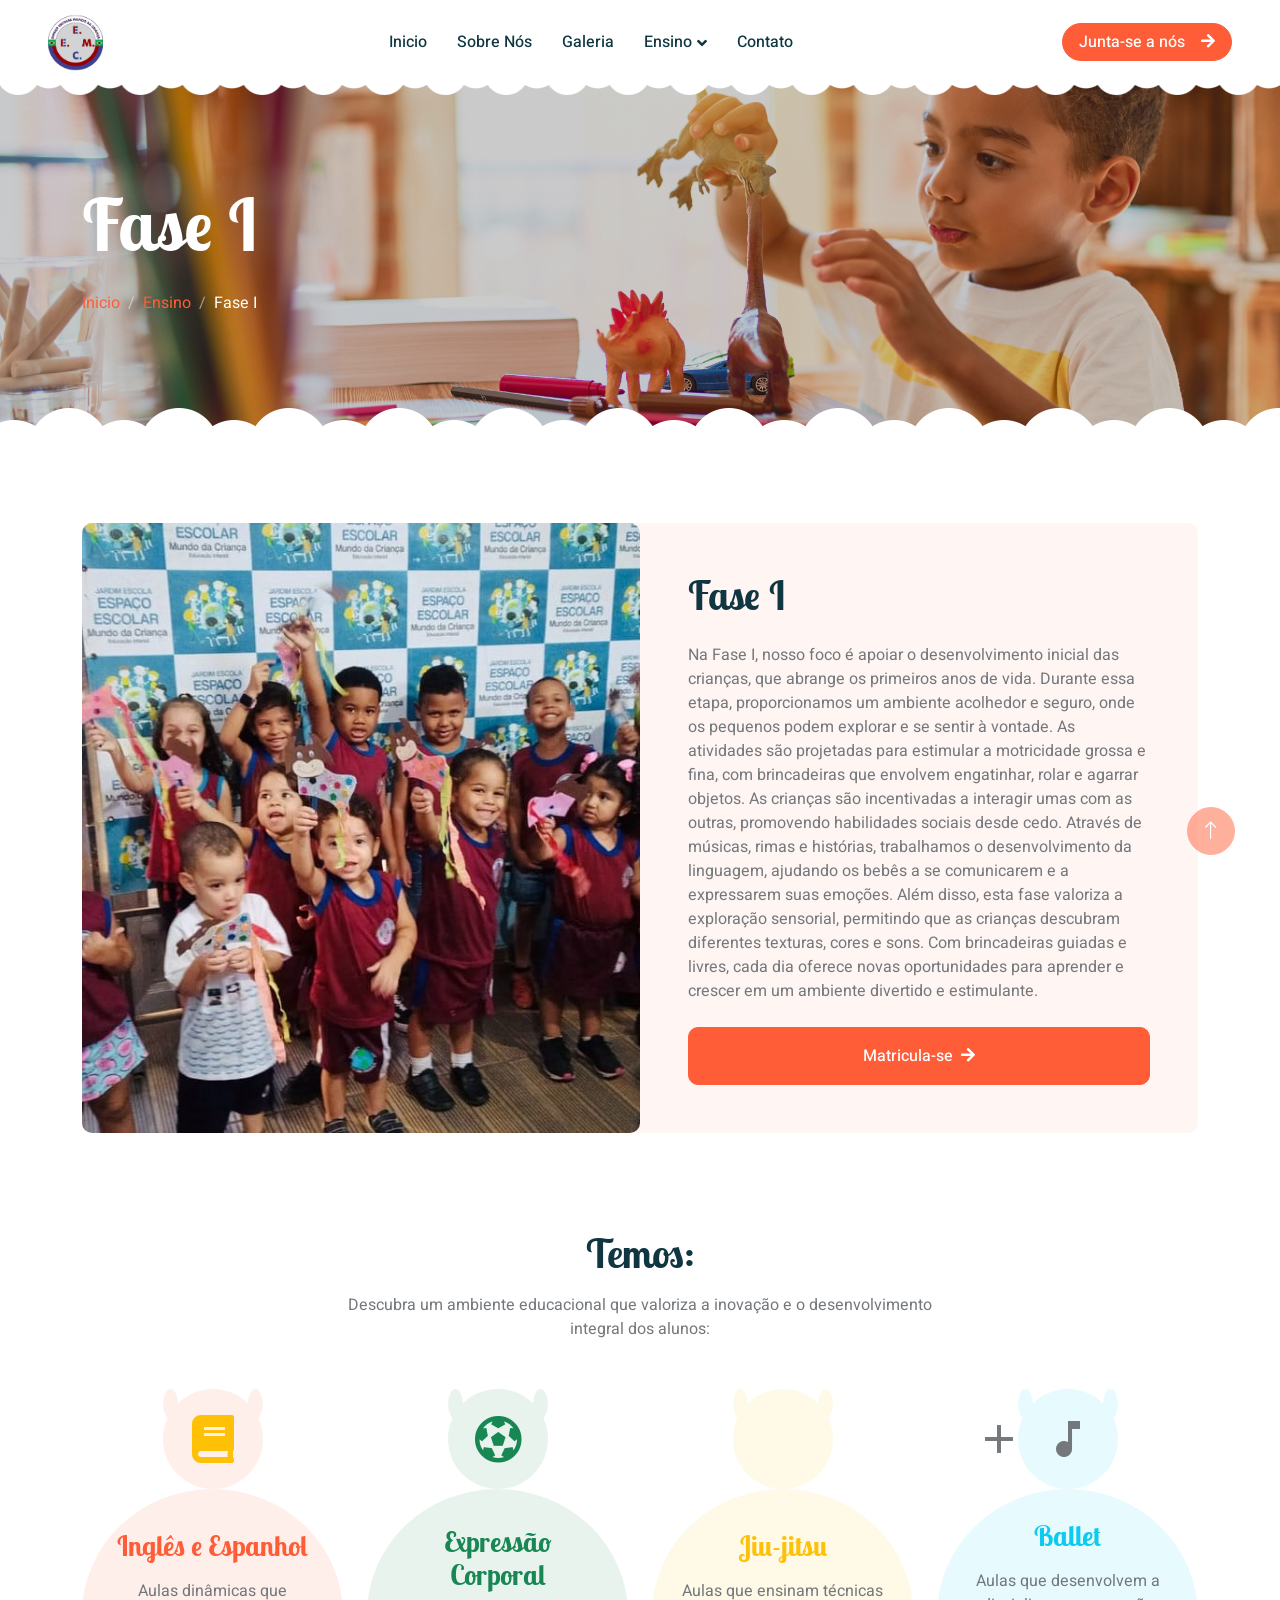
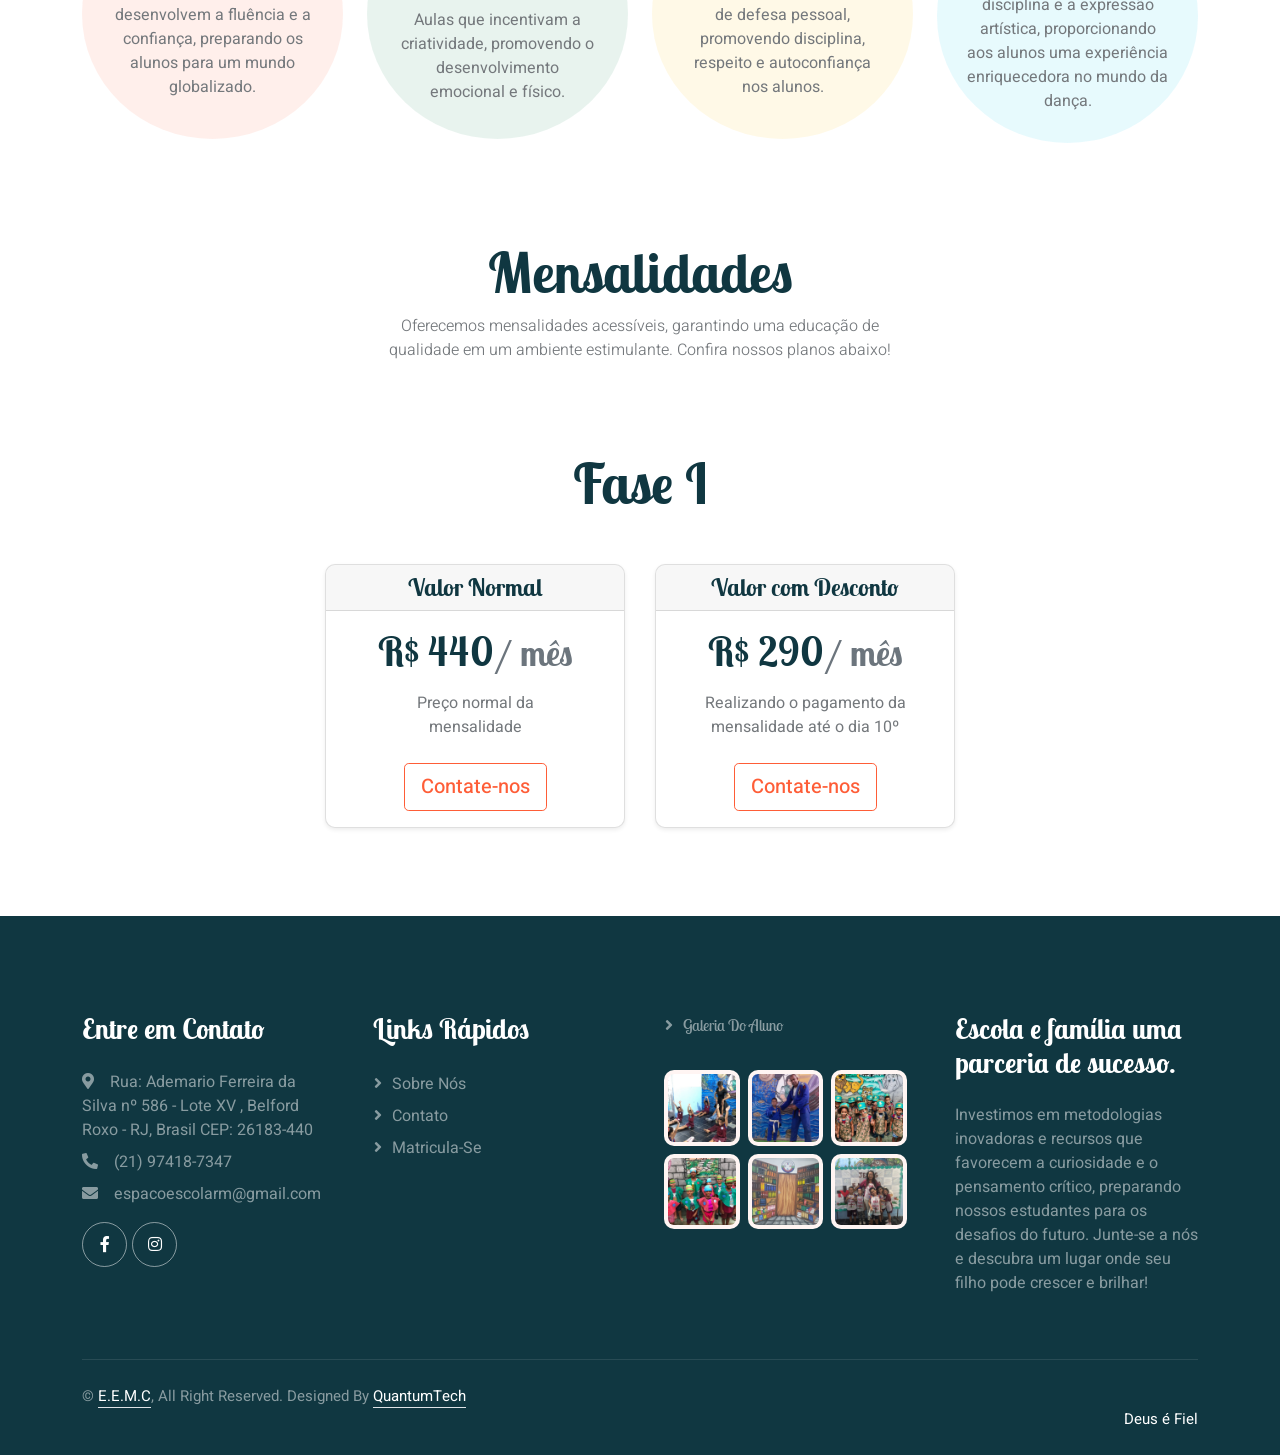
<file: faseI.html>
<!DOCTYPE html>
<html lang="pt-br">
<head>
    <meta charset="utf-8">
    <meta content="width=device-width, initial-scale=1.0" name="viewport">
    <meta content="" name="keywords">
    <meta content="" name="description">
        <link rel="preconnect" href="https://fonts.googleapis.com">
        <link rel="preconnect" href="https://fonts.gstatic.com" crossorigin>
        <link href="https://fonts.googleapis.com/css2?family=Heebo:wght@400;500;600&family=Inter:wght@600&family=Lobster+Two:wght@700&display=swap" rel="stylesheet">
        <link href="https://cdnjs.cloudflare.com/ajax/libs/font-awesome/5.10.0/css/all.min.css" rel="stylesheet">
        <link href="https://cdn.jsdelivr.net/npm/bootstrap-icons@1.4.1/font/bootstrap-icons.css" rel="stylesheet">
        <link href="lib/animate/animate.min.css" rel="stylesheet">
        <link href="lib/owlcarousel/assets/owl.carousel.min.css" rel="stylesheet">
        <link href="https://fonts.googleapis.com/icon?family=Material+Icons" rel="stylesheet">
        <link href="css/bootstrap.min.css" rel="stylesheet">
        <link href="css/style.css" rel="stylesheet">
        <link href="img/icon.ico" rel="icon">
        <title>EEMC - Fase I</title>
    </head>

<body>
    <div class="container-xxl bg-white p-0">
        <!-- Carregando Começo -->
        <div id="spinner" class="show bg-white position-fixed translate-middle w-100 vh-100 top-50 start-50 d-flex align-items-center justify-content-center">
            <div class="spinner-border text-primary" style="width: 3rem; height: 3rem;" role="status">
                <span class="sr-only">Loading...</span>
            </div>
        </div>
        <!--Carregando  Final -->


         <!-- Navbar Começo -->
         <nav class="navbar navbar-expand-lg bg-white navbar-light sticky-top px-4 px-lg-5 py-lg-0">
            <a href="index.html" class="navbar-brand">
                <h1 class="m-0 text-primary"> <div class="navbar-logo">
                    <img src="img/icon.ico" alt="Logo da Escola Mundo da Criança"></h1>
            </a>
            <button type="button" class="navbar-toggler" data-bs-toggle="collapse" data-bs-target="#navbarCollapse">
                <span class="navbar-toggler-icon"></span>
            </button>
            <div class="collapse navbar-collapse" id="navbarCollapse">
                <div class="navbar-nav mx-auto">
                    <a href="index.html" class="nav-item nav-link">Inicio</a>
                    <a href="about.html" class="nav-item nav-link">Sobre Nós</a>
                    <a href="gallery.html" class="nav-item nav-link">Galeria</a>
                    <div class="nav-item dropdown">
                        <a href="#" class="nav-link dropdown-toggle" data-bs-toggle="dropdown">Ensino</a>
                        <div class="dropdown-menu rounded-0 rounded-bottom border-0 shadow-sm m-0">
                            <a href="babyclass.html" class="dropdown-item">Baby Class</a>
                            <a href="faseI.html" class="dropdown-item active">Fase I</a>
                            <a href="faseII.html" class="dropdown-item">Fase II</a>
                            <a href="faseIII.html" class="dropdown-item">Fase III</a>
                            <a href="1ao3.html" class="dropdown-item">1º ao 3º ano</a>
                            <a href="4ao5.html" class="dropdown-item">4º ao 5º ano</a>
                        </div>
                    </div>
                    <a href="contact.html" class="nav-item nav-link">Contato</a>
                </div>
                <a href="contact.html" class="btn btn-primary rounded-pill px-3 d-none d-lg-block">Junta-se a nós<i class="fa fa-arrow-right ms-3"></i></a>
            </div>
        </nav>
        <!-- Navbar Final -->


        <!-- Caminho Começo -->
        <div class="container-xxl py-5 page-header position-relative mb-5">
            <div class="container py-5">
                <h1 class="display-2 text-white animated slideInDown mb-4">Fase I</h1>
                <nav aria-label="breadcrumb animated slideInDown">
                    <ol class="breadcrumb">
                        <li class="breadcrumb-item"><a href="index.html">Inicio</a></li>
                        <li class="breadcrumb-item"><a href="faseI.html">Ensino</a></li>
                        <li class="breadcrumb-item text-white active" aria-current="page">Fase I</li>
                    </ol>
                </nav>
            </div>
        </div>
        <!-- Caminho End-->

        <!-- Descrição Start-->
        <div class="container-xxl py-5">
            <div class="container">
                <div class="bg-light rounded">
                    <div class="row g-0">
                        <div class="col-lg-6 wow fadeIn" data-wow-delay="0.1s" style="min-height: 400px;">
                            <div class="position-relative h-100">
                                <img class="position-absolute w-100 h-100 rounded" src="img/fase1.jpeg" style="object-fit: cover;">
                            </div>
                        </div>
                        <div class="col-lg-6 wow fadeIn" data-wow-delay="0.5s">
                            <div class="h-100 d-flex flex-column justify-content-center p-5">
                                <h1 class="mb-4">Fase I</h1>
                                <p class="mb-4">Na Fase I, nosso foco é apoiar o desenvolvimento inicial das crianças, que abrange os primeiros anos de vida. Durante essa etapa, proporcionamos um ambiente acolhedor e seguro, onde os pequenos podem explorar e se sentir à vontade.

                                    As atividades são projetadas para estimular a motricidade grossa e fina, com brincadeiras que envolvem engatinhar, rolar e agarrar objetos. As crianças são incentivadas a interagir umas com as outras, promovendo habilidades sociais desde cedo. Através de músicas, rimas e histórias, trabalhamos o desenvolvimento da linguagem, ajudando os bebês a se comunicarem e a expressarem suas emoções.
                                    
                                    Além disso, esta fase valoriza a exploração sensorial, permitindo que as crianças descubram diferentes texturas, cores e sons. Com brincadeiras guiadas e livres, cada dia oferece novas oportunidades para aprender e crescer em um ambiente divertido e estimulante.
                                </p>
                                <a class="btn btn-primary py-3 px-5" href="contact.html">Matricula-se<i class="fa fa-arrow-right ms-2"></i></a>
                            </div>
                        </div>
                    </div>
                </div>
            </div>
        </div>
        <!-- Descrição End-->


         <!-- Serviços Começo -->
        <div class="container-xxl py-5">
            <div class="container">
                <div class="text-center mx-auto mb-5 wow fadeInUp" data-wow-delay="0.1s" style="max-width: 600px;">
                    <h1 class="mb-3">Temos:</h1>
                    <p>Descubra um ambiente educacional que valoriza a inovação e o desenvolvimento integral dos alunos:
                    </p>
                </div>
                <div class="row g-4">
                    <div class="col-lg-3 col-sm-6 wow fadeInUp" data-wow-delay="0.1s">
                        <div class="facility-item">
                            <div class="facility-icon bg-primary">
                                <span class="bg-primary"></span>
                                <i class="fa fa-book fa-3x text-warning"></i>
                                <span class="bg-primary"></span>
                            </div>
                            <div class="facility-text bg-primary">
                                <h3 class="text-primary mb-3">Inglês e Espanhol</h3>
                                <p class="mb-0"> Aulas dinâmicas que desenvolvem a fluência e a confiança, preparando os alunos para um mundo globalizado.</p>
                            </div>
                        </div>
                    </div>
                    <div class="col-lg-3 col-sm-6 wow fadeInUp" data-wow-delay="0.3s">
                        <div class="facility-item">
                            <div class="facility-icon bg-success">
                                <span class="bg-success"></span>
                                <i class="fa fa-futbol fa-3x text-success"></i>
                                <span class="bg-success"></span>
                            </div>
                            <div class="facility-text bg-success">
                                <h3 class="text-success mb-3">Expressão Corporal</h3>
                                <p class="mb-0">Aulas que incentivam a criatividade, promovendo o desenvolvimento emocional e físico.</p>
                            </div>
                        </div>
                    </div>
                    <div class="col-lg-3 col-sm-6 wow fadeInUp" data-wow-delay="0.5s">
                        <div class="facility-item">
                            <div class="facility-icon bg-warning">
                                <span class="bg-warning"></span>
                                <i class="material-icons" style="font-size:48px;">sports_kabaddi</i>
                                <span class="bg-warning"></span>
                            </div>
                            <div class="facility-text bg-warning">
                                <h3 class="text-warning mb-3">Jiu-jitsu</h3>
                                <p class="mb-0">Aulas que ensinam técnicas de defesa pessoal, promovendo disciplina, respeito e autoconfiança nos alunos.</p>
                            </div>
                        </div>
                    </div>
                    <div class="col-lg-3 col-sm-6 wow fadeInUp" data-wow-delay="0.7s">
                        <div class="facility-item">
                            <div class="facility-icon bg-info">
                                <span class="bg-info"></span>
                                <i class="material-icons" style="font-size:48px;">music_note</i>
                                <span class="bg-info"></span>
                            </div>
                            <div class="facility-text bg-info">
                                <h3 class="text-info mb-3">Ballet</h3>
                                <p class="mb-0">Aulas que desenvolvem a disciplina e a expressão artística, proporcionando aos alunos uma experiência enriquecedora no mundo da dança.</p>
                            </div>
                        </div>
                    </div>
                </div>
            </div>
        </div>
        <!-- Serviços Final -->

        <!-- Preços Fase 1 Começo -->
        <div class="pricing-header px-3 py-3 pt-md-5 pb-md-4 mx-auto text-center">
            <h1 class="display-4">Mensalidades</h1>
            <p class="lead" style="font-size: 1rem;">Oferecemos mensalidades acessíveis, garantindo uma educação de <br> qualidade em um ambiente estimulante. Confira nossos planos abaixo!</p>
        </div>
        <div class="pricing-header px-3 py-3 pt-md-5 pb-md-4 mx-auto text-center">
        <h1 class="display-4">Fase I</h1>
        </div>
        <div class="container1">
            <div class="card-deck mb-3 text-center">
                <div class="card mb-4 shadow-sm">
                    <div class="card-header">
                        <h4 class="my-0 font-weight-normal">Valor Normal</h4>
                    </div>
                    <div class="card-body">
                        <h1 class="card-title pricing-card-title">R$ 440<small class="text-muted">/ mês</small></h1>
                        <ul class="list-unstyled mt-3 mb-4">
                            <li>Preço normal da</li>
                            <li>mensalidade</li>
                        </ul>
                       <a href="https://api.whatsapp.com/send?phone=5521974187347&text=Ol%C3%A1!%20Estamos%20aqui%20para%20ajudar.%20Se%20voc%C3%AA%20tiver%20d%C3%BAvidas%20ou%20quiser%20informa%C3%A7%C3%B5es%20sobre%20matr%C3%ADculas,%20pode%20realizar%20a%20pr%C3%A9-matr%C3%ADcula%20diretamente%20pelo%20nosso%20WhatsApp.%20Basta%20enviar%20uma%20mensagem%20e%20nossa%20equipe%20responder%C3%A1%20rapidamente.%20Estamos%20ansiosos%20para%20falar%20com%20voc%C3%AA!" target="_blank" class="btn btn-lg btn-block btn-outline-primary">Contate-nos</a>
                    </div>
                </div>
                <div class="card mb-4 shadow-sm">
                    <div class="card-header">
                        <h4 class="my-0 font-weight-normal">Valor com Desconto</h4>
                    </div>
                    <div class="card-body">
                        <h1 class="card-title pricing-card-title">R$ 290<small class="text-muted">/ mês</small></h1>
                        <ul class="list-unstyled mt-3 mb-4">
                            <li>Realizando o pagamento da mensalidade até o dia 10º</li>
                        </ul>
                      <a href="https://api.whatsapp.com/send?phone=5521974187347&text=Ol%C3%A1!%20Estamos%20aqui%20para%20ajudar.%20Se%20voc%C3%AA%20tiver%20d%C3%BAvidas%20ou%20quiser%20informa%C3%A7%C3%B5es%20sobre%20matr%C3%ADculas,%20pode%20realizar%20a%20pr%C3%A9-matr%C3%ADcula%20diretamente%20pelo%20nosso%20WhatsApp.%20Basta%20enviar%20uma%20mensagem%20e%20nossa%20equipe%20responder%C3%A1%20rapidamente.%20Estamos%20ansiosos%20para%20falar%20com%20voc%C3%AA!" target="_blank" class="btn btn-lg btn-block btn-outline-primary">Contate-nos</a>
                    </div>
                </div>
            </div>
        </div>
            <!--Preços Fase 1 Final --> 

           <!-- Final Começo -->
        <div class="container-fluid bg-dark text-white-50 footer pt-5 mt-5 wow fadeIn" data-wow-delay="0.1s">
            <div class="container py-5">
                <div class="row g-5">
                    <div class="col-lg-3 col-md-6">
                        <h3 class="text-white mb-4">Entre em Contato</h3>
                        <p class="mb-2"><i class="fa fa-map-marker-alt me-3"></i>Rua: Ademario Ferreira da Silva nº 586 - Lote XV , Belford Roxo - RJ, Brasil CEP: 26183-440 </p>
                        <p class="mb-2"><i class="fa fa-phone-alt me-3"></i>(21) 97418-7347</p>
                        <p class="mb-2"><i class="fa fa-envelope me-3"></i>espacoescolarm@gmail.com</p>
                        <div class="d-flex pt-2">
                            <a class="btn btn-outline-light btn-social" href="https://www.facebook.com/p/Espa%C3%A7o-Escolar-Mundo-Da-Crian%C3%A7a-100066816966329/?_rdr" target="_blank"><i class="fab fa-facebook-f"></i></a>
                            <a class="btn btn-outline-light btn-social" href="https://www.instagram.com/e_e_mundodacrianca?igsh=NHhieTVvMWZtdTVp" target="_blank"><i class="fab fa-instagram"></i></a>
                        </div>
                    </div>
                    <div class="col-lg-3 col-md-6">
                        <h3 class="text-white mb-4">Links Rápidos</h3>
                        <a class="btn btn-link text-white-50" href="about.html">Sobre Nós</a>
                        <a class="btn btn-link text-white-50" href="contact.html">Contato</a>
                        <a class="btn btn-link text-white-50" href="contact.html">Matricula-se</a>
                    </div>
                    <div class="col-lg-3 col-md-6">
                        <h3 class="text-white mb-4"><a class="btn btn-link text-white-50" href="">Galeria do Aluno</a></h3>
                        <div class="row g-2 pt-2">
                            <div class="col-4">
                                <a href="/gallery.html"><img class="img-fluid rounded bg-light p-1" src="img/ballet.jpg" alt="Fotos Alunos"></a>
                            </div>
                            <div class="col-4">
                                <a href="/gallery.html"><img class="img-fluid rounded bg-light p-1" src="img/jits.jpg" alt="Fotos Alunos"></a>
                            </div>
                            <div class="col-4">
                                <a href="/gallery.html"><img class="img-fluid rounded bg-light p-1" src="img/diadosoldado.jpg" alt="Fotos Alunos"></a>
                            </div>
                            
                            <div class="col-4">
                                <a href="/gallery.html"><img class="img-fluid rounded bg-light p-1" src="img/diadocirco.jpg" alt="Fotos Alunos"></a>
                            </div>
                            
                            <div class="col-4">
                                <a href="/gallery.html"><img class="img-fluid rounded bg-light p-1" src="img/cantodaleitura.jpg" alt=""></a>
                            </div>
                            <div class="col-4">
                                <a href="/gallery.html"><img class="img-fluid rounded bg-light p-1" src="img/pascoa.jpg" alt=""></a>
                            </div>
                        </div>
                    </div>
                    <div class="col-lg-3 col-md-6">
                        <h3 class="text-white mb-4">Escola e família uma parceria de sucesso.</h3>
                        <p>Investimos em metodologias inovadoras e recursos que favorecem a curiosidade e o pensamento crítico, preparando nossos estudantes para os desafios do futuro. Junte-se a nós e descubra um lugar onde seu filho pode crescer e brilhar!</p>
                    </div>
                </div>
            </div>
            <div class="container">
                <div class="copyright">
                    <div class="row">
                        <div class="col-md-6 text-center text-md-start mb-3 mb-md-0">
                            &copy; <a class="border-bottom" href="index.html">E.E.M.C</a>, All Right Reserved. 
							
							Designed By <a class="border-bottom" href="https://www.instagram.com/quantumttech/profilecard/?igsh=YnZjMTNqOGxjcHFn" target="_blank">QuantumTech</a>
                        </div>
                        <div class="col-md-6 text-center text-md-end">
                            <div class="footer-menu">
                                <a href="#">Deus é Fiel</a>
                            </div>
                        </div>
                    </div>
                </div>
            </div>
        </div>
        <!-- Final Final -->

        <!-- Voltar para o Topo -->
        <a href="#" class="btn btn-lg btn-primary btn-lg-square back-to-top"><i class="bi bi-arrow-up"></i></a>
    </div>

    <!-- JavaScript -->
    <script src="https://code.jquery.com/jquery-3.4.1.min.js"></script>
    <script src="https://cdn.jsdelivr.net/npm/bootstrap@5.0.0/dist/js/bootstrap.bundle.min.js"></script>
    <script src="lib/wow/wow.min.js"></script>
    <script src="lib/easing/easing.min.js"></script>
    <script src="lib/waypoints/waypoints.min.js"></script>
    <script src="lib/owlcarousel/owl.carousel.min.js"></script>
    <script src="js/main.js"></script>
</body>
</html>
</file>
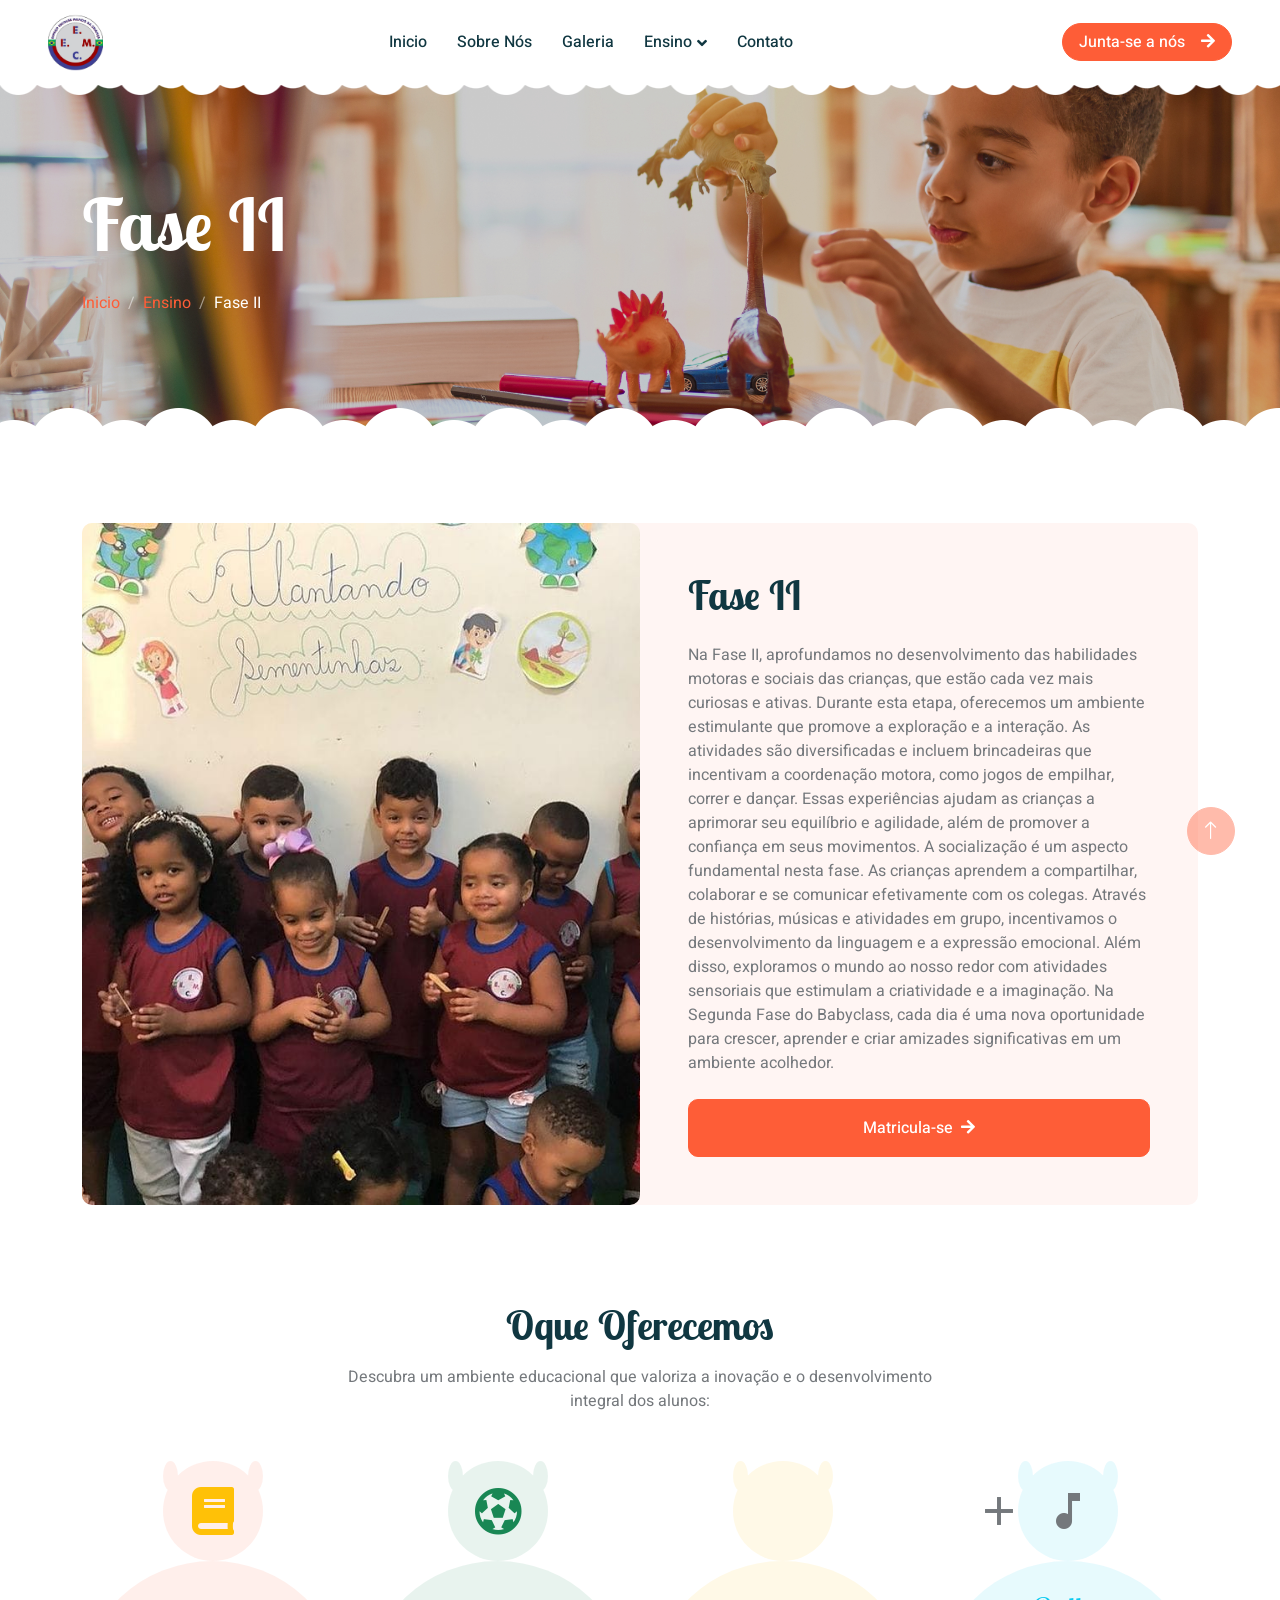
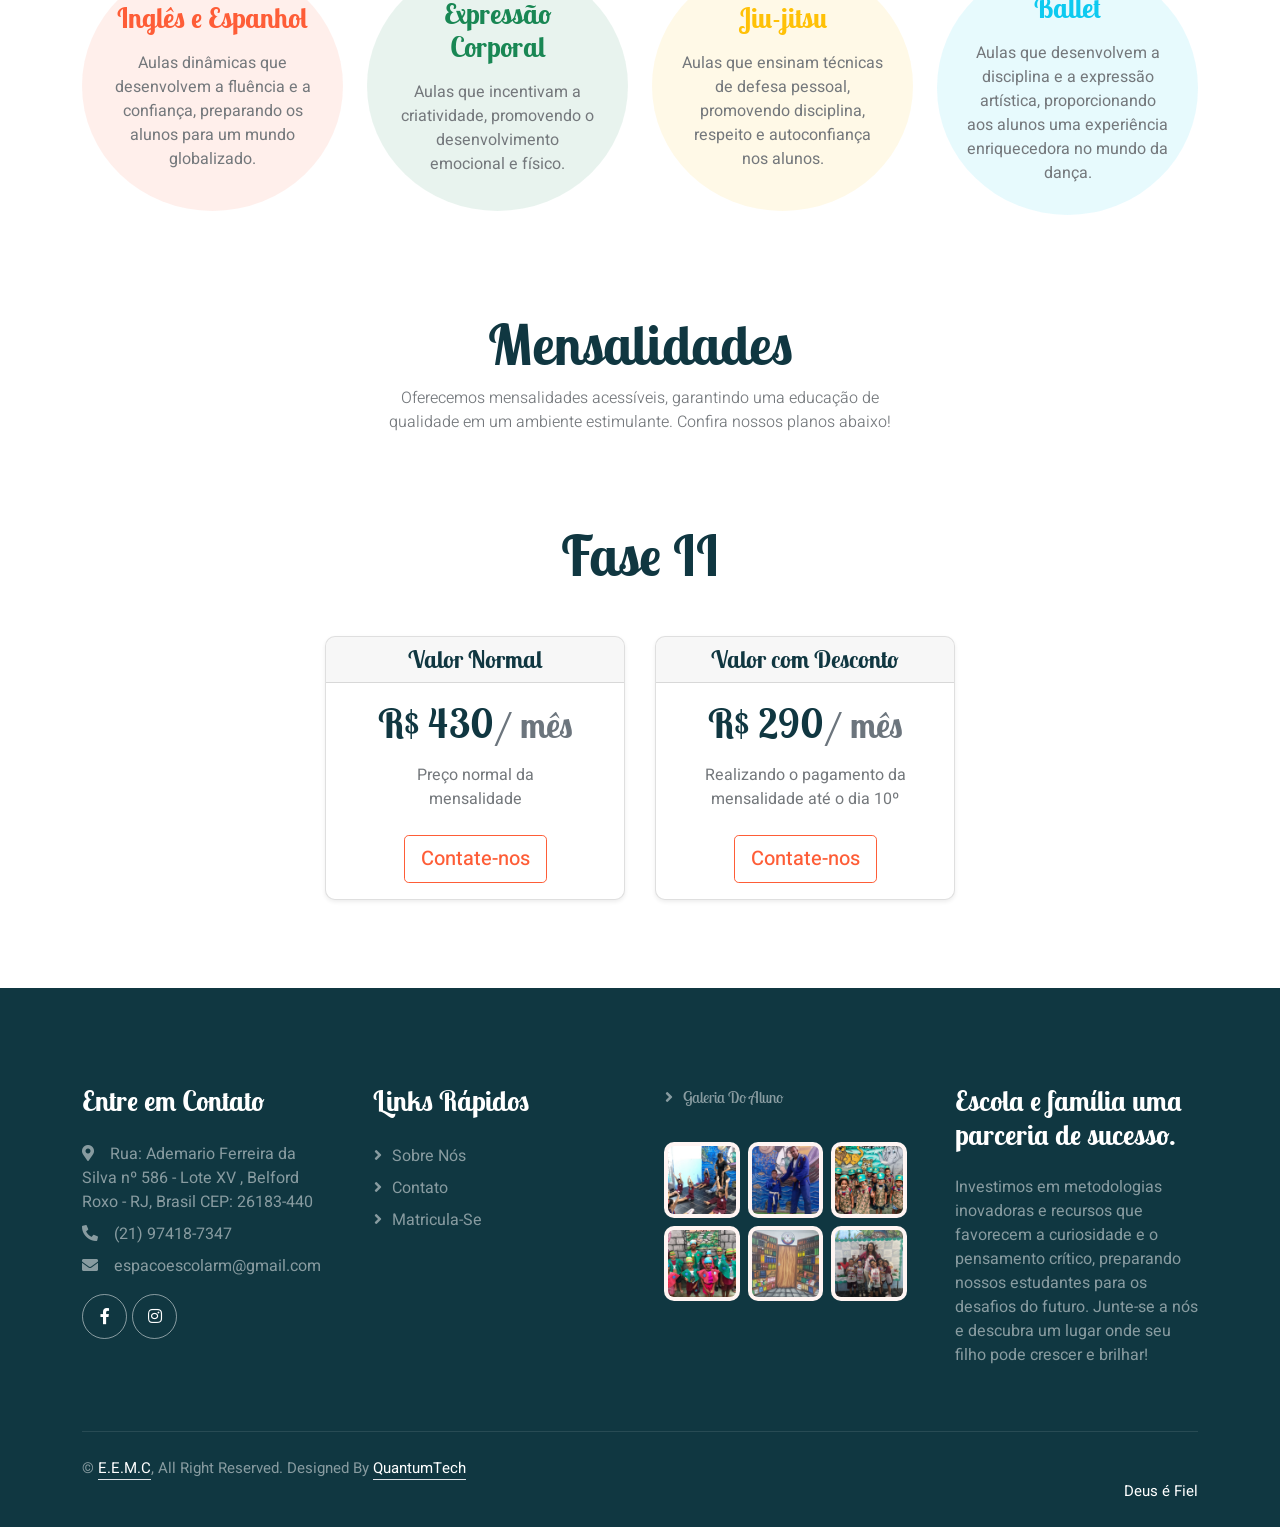
<file: faseII.html>
<!DOCTYPE html>
<html lang="pt-br">
<head>
    <meta charset="utf-8">
    <meta content="width=device-width, initial-scale=1.0" name="viewport">
    <meta content="" name="keywords">
    <meta content="" name="description">
    <link rel="preconnect" href="https://fonts.googleapis.com">
    <link rel="preconnect" href="https://fonts.gstatic.com" crossorigin>
    <link href="https://fonts.googleapis.com/css2?family=Heebo:wght@400;500;600&family=Inter:wght@600&family=Lobster+Two:wght@700&display=swap" rel="stylesheet">
    <link href="https://cdnjs.cloudflare.com/ajax/libs/font-awesome/5.10.0/css/all.min.css" rel="stylesheet">
    <link href="https://cdn.jsdelivr.net/npm/bootstrap-icons@1.4.1/font/bootstrap-icons.css" rel="stylesheet">
    <link href="lib/animate/animate.min.css" rel="stylesheet">
    <link href="lib/owlcarousel/assets/owl.carousel.min.css" rel="stylesheet">
    <link href="https://fonts.googleapis.com/icon?family=Material+Icons" rel="stylesheet">
    <link href="css/bootstrap.min.css" rel="stylesheet">
    <link href="css/style.css" rel="stylesheet">
    <link href="img/icon.ico" rel="icon">
    <title>EEMC - Fase II</title>
</head>
<body>
    <div class="container-xxl bg-white p-0">
        <!-- Carregamento Começo -->
        <div id="spinner" class="show bg-white position-fixed translate-middle w-100 vh-100 top-50 start-50 d-flex align-items-center justify-content-center">
            <div class="spinner-border text-primary" style="width: 3rem; height: 3rem;" role="status">
                <span class="sr-only">Loading...</span>
            </div>
        </div>
        <!-- Carregamento Final -->


         <!-- Navbar Começo -->
         <nav class="navbar navbar-expand-lg bg-white navbar-light sticky-top px-4 px-lg-5 py-lg-0">
            <a href="index.html" class="navbar-brand">
                <h1 class="m-0 text-primary"> <div class="navbar-logo">
                    <img src="img/icon.ico" alt="Logo da Escola Mundo da Criança"></h1>
            </a>
            <button type="button" class="navbar-toggler" data-bs-toggle="collapse" data-bs-target="#navbarCollapse">
                <span class="navbar-toggler-icon"></span>
            </button>
            <div class="collapse navbar-collapse" id="navbarCollapse">
                <div class="navbar-nav mx-auto">
                    <a href="index.html" class="nav-item nav-link">Inicio</a>
                    <a href="about.html" class="nav-item nav-link">Sobre Nós</a>
                    <a href="gallery.html" class="nav-item nav-link">Galeria</a>
                    <div class="nav-item dropdown">
                        <a href="#" class="nav-link dropdown-toggle" data-bs-toggle="dropdown">Ensino</a>
                        <div class="dropdown-menu rounded-0 rounded-bottom border-0 shadow-sm m-0">
                            <a href="babyclass.html" class="dropdown-item">Baby Class</a>
                            <a href="faseI.html" class="dropdown-item">Fase I</a>
                            <a href="faseII.html" class="dropdown-item active">Fase II</a>
                            <a href="faseIII.html" class="dropdown-item">Fase III</a>
                            <a href="1ao3.html" class="dropdown-item">1º ao 3º ano</a>
                            <a href="4ao5.html" class="dropdown-item">4º ao 5º ano</a>
                        </div>
                    </div>
                    <a href="contact.html" class="nav-item nav-link">Contato</a>
                </div>
                <a href="contact.html" class="btn btn-primary rounded-pill px-3 d-none d-lg-block">Junta-se a nós<i class="fa fa-arrow-right ms-3"></i></a>
            </div>
        </nav>
        <!-- Navbar Final -->


        <!-- Caminho Final -->
        <div class="container-xxl py-5 page-header position-relative mb-5">
            <div class="container py-5">
                <h1 class="display-2 text-white animated slideInDown mb-4">Fase II</h1>
                <nav aria-label="breadcrumb animated slideInDown">
                    <ol class="breadcrumb">
                        <li class="breadcrumb-item"><a href="index.html">Inicio</a></li>
                        <li class="breadcrumb-item"><a href="faseII.html">Ensino</a></li>
                        <li class="breadcrumb-item text-white active" aria-current="page">Fase II</li>
                    </ol>
                </nav>
            </div>
        </div>
        <!-- Caminho Final -->

    <!-- Descrição Começo -->
    <div class="container-xxl py-5">
        <div class="container">
            <div class="bg-light rounded">
                <div class="row g-0">
                    <div class="col-lg-6 wow fadeIn" data-wow-delay="0.1s" style="min-height: 400px;">
                        <div class="position-relative h-100">
                            <img class="position-absolute w-100 h-100 rounded" src="img/fase2.jpg" style="object-fit: cover;">
                        </div>
                    </div>
                    <div class="col-lg-6 wow fadeIn" data-wow-delay="0.5s">
                        <div class="h-100 d-flex flex-column justify-content-center p-5">
                            <h1 class="mb-4">Fase II</h1>
                            <p class="mb-4">Na Fase II, aprofundamos no desenvolvimento das habilidades motoras e sociais das crianças, que estão cada vez mais curiosas e ativas. Durante esta etapa, oferecemos um ambiente estimulante que promove a exploração e a interação.

                                As atividades são diversificadas e incluem brincadeiras que incentivam a coordenação motora, como jogos de empilhar, correr e dançar. Essas experiências ajudam as crianças a aprimorar seu equilíbrio e agilidade, além de promover a confiança em seus movimentos.
                                
                                A socialização é um aspecto fundamental nesta fase. As crianças aprendem a compartilhar, colaborar e se comunicar efetivamente com os colegas. Através de histórias, músicas e atividades em grupo, incentivamos o desenvolvimento da linguagem e a expressão emocional.
                                
                                Além disso, exploramos o mundo ao nosso redor com atividades sensoriais que estimulam a criatividade e a imaginação. Na Segunda Fase do Babyclass, cada dia é uma nova oportunidade para crescer, aprender e criar amizades significativas em um ambiente acolhedor.
                                
                                
                            </p>
                            <a class="btn btn-primary py-3 px-5" href="contact.html">Matricula-se<i class="fa fa-arrow-right ms-2"></i></a>
                        </div>
                    </div>
                </div>
            </div>
        </div>
    </div>
    <!-- Descrição Final -->

    
        <!-- Serviços Começo -->
        <div class="container-xxl py-5">
            <div class="container">
                <div class="text-center mx-auto mb-5 wow fadeInUp" data-wow-delay="0.1s" style="max-width: 600px;">
                    <h1 class="mb-3">Oque Oferecemos</h1>
                    <p>Descubra um ambiente educacional que valoriza a inovação e o desenvolvimento integral dos alunos:
                    </p>
                </div>
                <div class="row g-4">
                    <div class="col-lg-3 col-sm-6 wow fadeInUp" data-wow-delay="0.1s">
                        <div class="facility-item">
                            <div class="facility-icon bg-primary">
                                <span class="bg-primary"></span>
                                <i class="fa fa-book fa-3x text-warning"></i>
                                <span class="bg-primary"></span>
                            </div>
                            <div class="facility-text bg-primary">
                                <h3 class="text-primary mb-3">Inglês e Espanhol</h3>
                                <p class="mb-0"> Aulas dinâmicas que desenvolvem a fluência e a confiança, preparando os alunos para um mundo globalizado.</p>
                            </div>
                        </div>
                    </div>
                    <div class="col-lg-3 col-sm-6 wow fadeInUp" data-wow-delay="0.3s">
                        <div class="facility-item">
                            <div class="facility-icon bg-success">
                                <span class="bg-success"></span>
                                <i class="fa fa-futbol fa-3x text-success"></i>
                                <span class="bg-success"></span>
                            </div>
                            <div class="facility-text bg-success">
                                <h3 class="text-success mb-3">Expressão Corporal</h3>
                                <p class="mb-0">Aulas que incentivam a criatividade, promovendo o desenvolvimento emocional e físico.</p>
                            </div>
                        </div>
                    </div>
                    <div class="col-lg-3 col-sm-6 wow fadeInUp" data-wow-delay="0.5s">
                        <div class="facility-item">
                            <div class="facility-icon bg-warning">
                                <span class="bg-warning"></span>
                                <i class="material-icons" style="font-size:48px;">sports_kabaddi</i>
                                <span class="bg-warning"></span>
                            </div>
                            <div class="facility-text bg-warning">
                                <h3 class="text-warning mb-3">Jiu-jitsu</h3>
                                <p class="mb-0">Aulas que ensinam técnicas de defesa pessoal, promovendo disciplina, respeito e autoconfiança nos alunos.</p>
                            </div>
                        </div>
                    </div>
                    <div class="col-lg-3 col-sm-6 wow fadeInUp" data-wow-delay="0.7s">
                        <div class="facility-item">
                            <div class="facility-icon bg-info">
                                <span class="bg-info"></span>
                                <i class="material-icons" style="font-size:48px;">music_note</i>
                                <span class="bg-info"></span>
                            </div>
                            <div class="facility-text bg-info">
                                <h3 class="text-info mb-3">Ballet</h3>
                                <p class="mb-0">Aulas que desenvolvem a disciplina e a expressão artística, proporcionando aos alunos uma experiência enriquecedora no mundo da dança.</p>
                            </div>
                        </div>
                    </div>
                </div>
            </div>
        </div>
        <!-- Serviços Final -->

         <!-- Preços Fase 2 Start-->
         <div class="pricing-header px-3 py-3 pt-md-5 pb-md-4 mx-auto text-center">
            <h1 class="display-4">Mensalidades</h1>
            <p class="lead" style="font-size: 1rem;">Oferecemos mensalidades acessíveis, garantindo uma educação de <br> qualidade em um ambiente estimulante. Confira nossos planos abaixo!</p>
        </div>
        <div class="pricing-header px-3 py-3 pt-md-5 pb-md-4 mx-auto text-center">
        <h1 class="display-4">Fase II</h1>
        </div>
        <div class="container1">
            <div class="card-deck mb-3 text-center">
                <div class="card mb-4 shadow-sm">
                    <div class="card-header">
                        <h4 class="my-0 font-weight-normal">Valor Normal</h4>
                    </div>
                    <div class="card-body">
                        <h1 class="card-title pricing-card-title">R$ 430<small class="text-muted">/ mês</small></h1>
                        <ul class="list-unstyled mt-3 mb-4">
                            <li>Preço normal da</li>
                            <li>mensalidade</li>
                        </ul>
                    <a href="https://api.whatsapp.com/send?phone=5521974187347&text=Ol%C3%A1!%20Estamos%20aqui%20para%20ajudar.%20Se%20voc%C3%AA%20tiver%20d%C3%BAvidas%20ou%20quiser%20informa%C3%A7%C3%B5es%20sobre%20matr%C3%ADculas,%20pode%20realizar%20a%20pr%C3%A9-matr%C3%ADcula%20diretamente%20pelo%20nosso%20WhatsApp.%20Basta%20enviar%20uma%20mensagem%20e%20nossa%20equipe%20responder%C3%A1%20rapidamente.%20Estamos%20ansiosos%20para%20falar%20com%20voc%C3%AA!" target="_blank" class="btn btn-lg btn-block btn-outline-primary">Contate-nos</a>
                    </div>
                </div>
                <div class="card mb-4 shadow-sm">
                    <div class="card-header">
                        <h4 class="my-0 font-weight-normal">Valor com Desconto</h4>
                    </div>
                    <div class="card-body">
                        <h1 class="card-title pricing-card-title">R$ 290<small class="text-muted">/ mês</small></h1>
                        <ul class="list-unstyled mt-3 mb-4">
                            <li>Realizando o pagamento da mensalidade até o dia 10º</li>
                        </ul>
                       <a href="https://api.whatsapp.com/send?phone=5521974187347&text=Ol%C3%A1!%20Estamos%20aqui%20para%20ajudar.%20Se%20voc%C3%AA%20tiver%20d%C3%BAvidas%20ou%20quiser%20informa%C3%A7%C3%B5es%20sobre%20matr%C3%ADculas,%20pode%20realizar%20a%20pr%C3%A9-matr%C3%ADcula%20diretamente%20pelo%20nosso%20WhatsApp.%20Basta%20enviar%20uma%20mensagem%20e%20nossa%20equipe%20responder%C3%A1%20rapidamente.%20Estamos%20ansiosos%20para%20falar%20com%20voc%C3%AA!" target="_blank" class="btn btn-lg btn-block btn-outline-primary">Contate-nos</a>
                    </div>
                </div>
            </div>
        </div>
            <!--Preços Fase 2 End--> 



      <!-- Final Start -->
        <div class="container-fluid bg-dark text-white-50 footer pt-5 mt-5 wow fadeIn" data-wow-delay="0.1s">
            <div class="container py-5">
                <div class="row g-5">
                    <div class="col-lg-3 col-md-6">
                        <h3 class="text-white mb-4">Entre em Contato</h3>
                        <p class="mb-2"><i class="fa fa-map-marker-alt me-3"></i>Rua: Ademario Ferreira da Silva nº 586 - Lote XV , Belford Roxo - RJ, Brasil CEP: 26183-440 </p>
                        <p class="mb-2"><i class="fa fa-phone-alt me-3"></i>(21) 97418-7347</p>
                        <p class="mb-2"><i class="fa fa-envelope me-3"></i>espacoescolarm@gmail.com</p>
                        <div class="d-flex pt-2">
                            <a class="btn btn-outline-light btn-social" href="https://www.facebook.com/p/Espa%C3%A7o-Escolar-Mundo-Da-Crian%C3%A7a-100066816966329/?_rdr" target="_blank"><i class="fab fa-facebook-f"></i></a>
                            <a class="btn btn-outline-light btn-social" href="https://www.instagram.com/e_e_mundodacrianca?igsh=NHhieTVvMWZtdTVp" target="_blank"><i class="fab fa-instagram"></i></a>
                        </div>
                    </div>
                    <div class="col-lg-3 col-md-6">
                        <h3 class="text-white mb-4">Links Rápidos</h3>
                        <a class="btn btn-link text-white-50" href="about.html">Sobre Nós</a>
                        <a class="btn btn-link text-white-50" href="contact.html">Contato</a>
                        <a class="btn btn-link text-white-50" href="contact.html">Matricula-se</a>
                    </div>
                    <div class="col-lg-3 col-md-6">
                        <h3 class="text-white mb-4"><a class="btn btn-link text-white-50" href="">Galeria do Aluno</a></h3>
                        <div class="row g-2 pt-2">
                            <div class="col-4">
                                <a href="/gallery.html"><img class="img-fluid rounded bg-light p-1" src="img/ballet.jpg" alt="Fotos Alunos"></a>
                            </div>
                            <div class="col-4">
                                <a href="/gallery.html"><img class="img-fluid rounded bg-light p-1" src="img/jits.jpg" alt="Fotos Alunos"></a>
                            </div>
                            <div class="col-4">
                                <a href="/gallery.html"><img class="img-fluid rounded bg-light p-1" src="img/diadosoldado.jpg" alt="Fotos Alunos"></a>
                            </div>
                            
                            <div class="col-4">
                                <a href="/gallery.html"><img class="img-fluid rounded bg-light p-1" src="img/diadocirco.jpg" alt="Fotos Alunos"></a>
                            </div>
                            
                            <div class="col-4">
                                <a href="/gallery.html"><img class="img-fluid rounded bg-light p-1" src="img/cantodaleitura.jpg" alt=""></a>
                            </div>
                            <div class="col-4">
                                <a href="/gallery.html"><img class="img-fluid rounded bg-light p-1" src="img/pascoa.jpg" alt=""></a>
                            </div>
                        </div>
                    </div>
                    <div class="col-lg-3 col-md-6">
                        <h3 class="text-white mb-4">Escola e família uma parceria de sucesso.</h3>
                        <p>Investimos em metodologias inovadoras e recursos que favorecem a curiosidade e o pensamento crítico, preparando nossos estudantes para os desafios do futuro. Junte-se a nós e descubra um lugar onde seu filho pode crescer e brilhar!</p>
                    </div>
                </div>
            </div>
            <div class="container">
                <div class="copyright">
                    <div class="row">
                        <div class="col-md-6 text-center text-md-start mb-3 mb-md-0">
                            &copy; <a class="border-bottom" href="index.html">E.E.M.C</a>, All Right Reserved. 
							
							Designed By <a class="border-bottom" href="https://www.instagram.com/quantumttech/profilecard/?igsh=YnZjMTNqOGxjcHFn" target="_blank">QuantumTech</a>
                        </div>
                        <div class="col-md-6 text-center text-md-end">
                            <div class="footer-menu">
                                <a href="#">Deus é Fiel</a>
                            </div>
                        </div>
                    </div>
                </div>
            </div>
        </div>
        <!-- Final End -->

        <!--Voltar para o Topo -->
        <a href="#" class="btn btn-lg btn-primary btn-lg-square back-to-top"><i class="bi bi-arrow-up"></i></a>
    </div>

    <!-- JavaScript -->
    <script src="https://code.jquery.com/jquery-3.4.1.min.js"></script>
    <script src="https://cdn.jsdelivr.net/npm/bootstrap@5.0.0/dist/js/bootstrap.bundle.min.js"></script>
    <script src="lib/wow/wow.min.js"></script>
    <script src="lib/easing/easing.min.js"></script>
    <script src="lib/waypoints/waypoints.min.js"></script>
    <script src="lib/owlcarousel/owl.carousel.min.js"></script>
    <script src="js/main.js"></script>
</body>
</html>
</file>
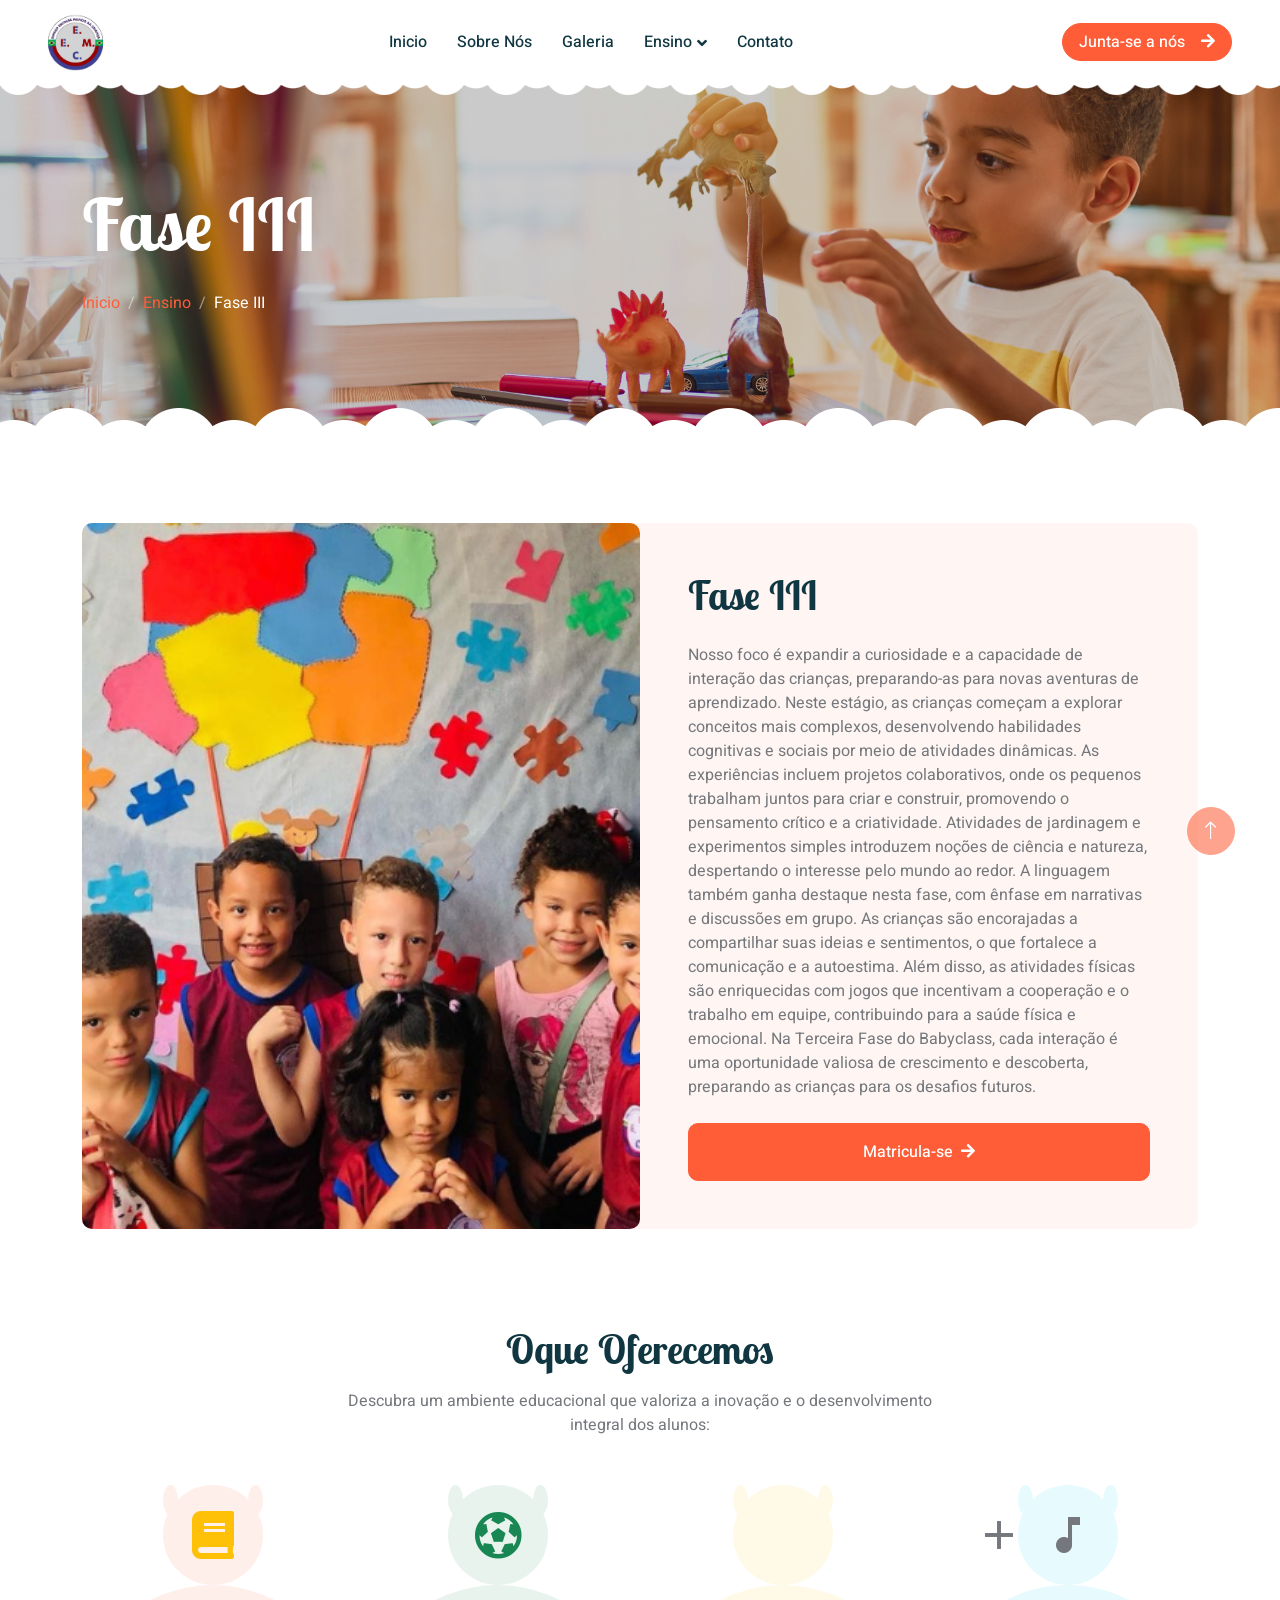
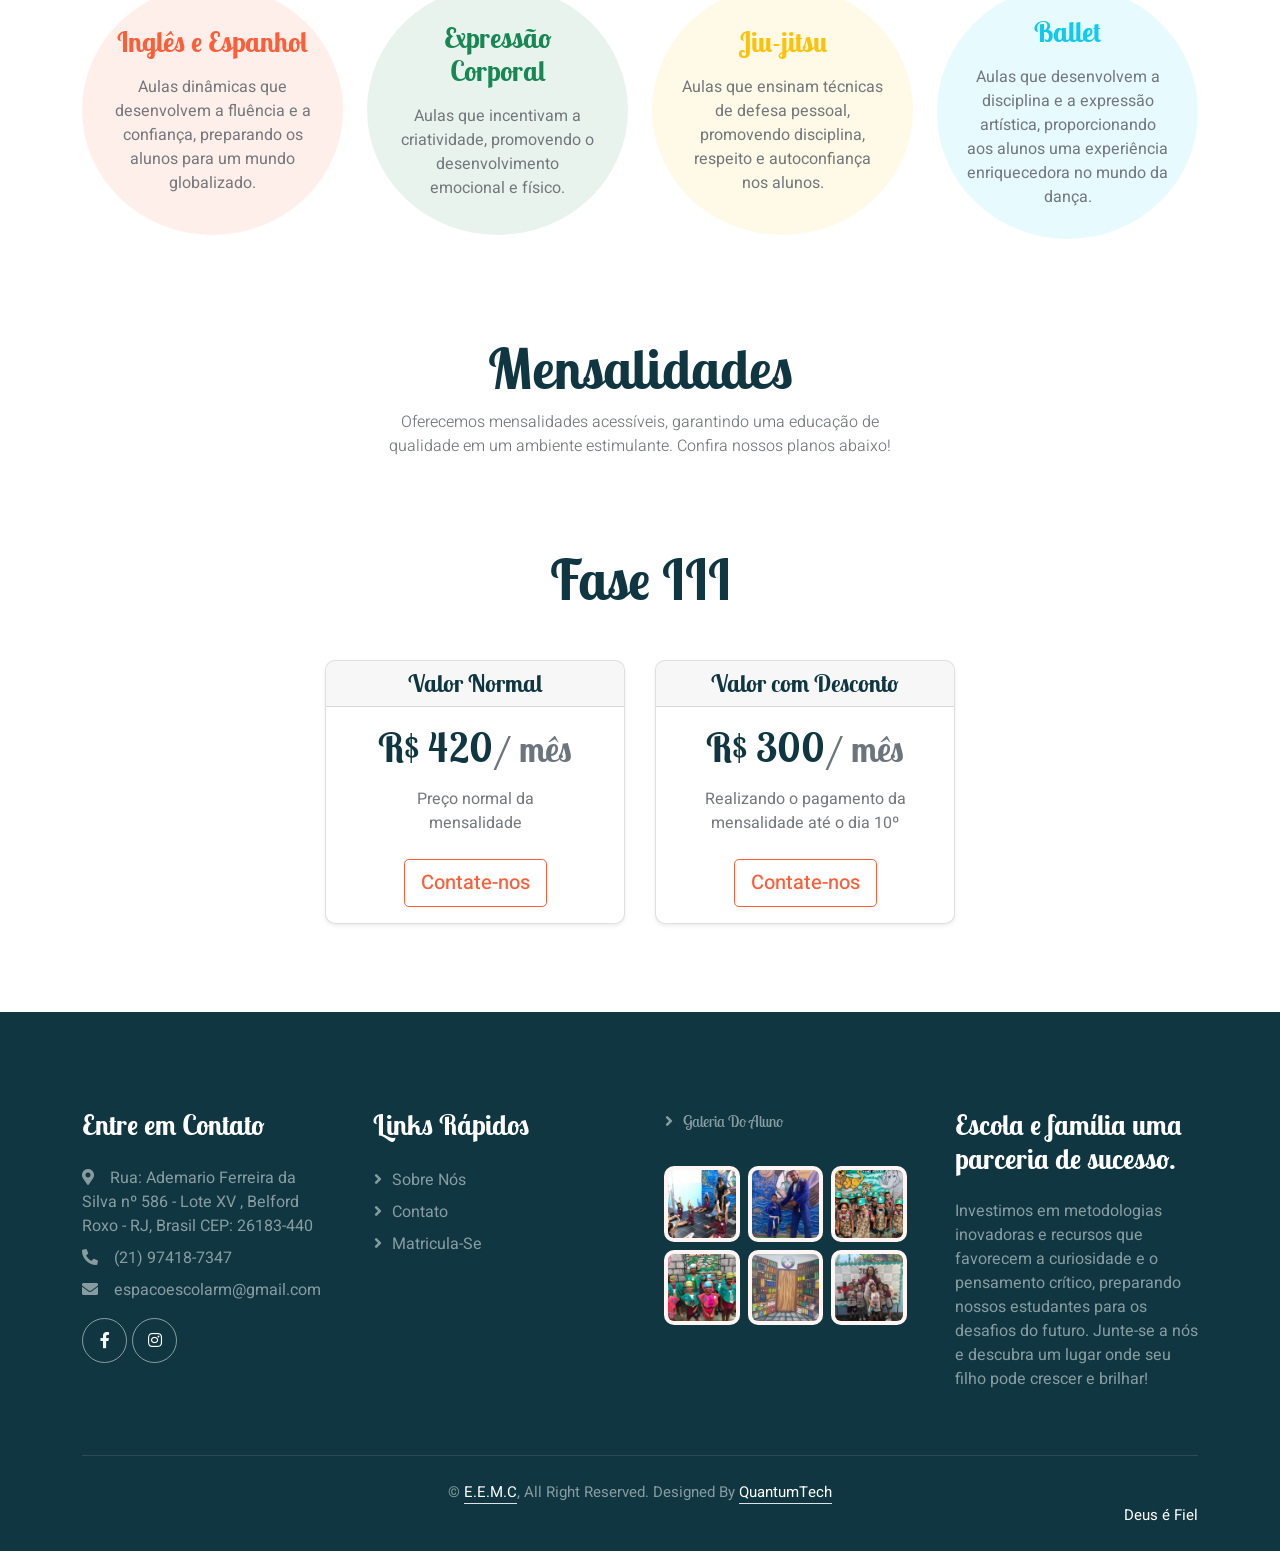
<file: faseIII.html>
<!DOCTYPE html>
<html lang="pt-br">
<head>
    <meta charset="utf-8">
    <meta content="width=device-width, initial-scale=1.0" name="viewport">
    <meta content="" name="keywords">
    <meta content="" name="description">
   <link rel="preconnect" href="https://fonts.googleapis.com">
   <link rel="preconnect" href="https://fonts.gstatic.com" crossorigin>
   <link href="https://fonts.googleapis.com/css2?family=Heebo:wght@400;500;600&family=Inter:wght@600&family=Lobster+Two:wght@700&display=swap" rel="stylesheet">
   <link href="https://cdnjs.cloudflare.com/ajax/libs/font-awesome/5.10.0/css/all.min.css" rel="stylesheet">
   <link href="https://cdn.jsdelivr.net/npm/bootstrap-icons@1.4.1/font/bootstrap-icons.css" rel="stylesheet">
   <link href="lib/animate/animate.min.css" rel="stylesheet">
   <link href="lib/owlcarousel/assets/owl.carousel.min.css" rel="stylesheet">
   <link href="https://fonts.googleapis.com/icon?family=Material+Icons" rel="stylesheet">
   <link href="css/bootstrap.min.css" rel="stylesheet">
   <link href="css/style.css" rel="stylesheet">
   <link href="img/icon.ico" rel="icon">
   <title>EEMC - Fase III</title>
</head>
<body>
    <div class="container-xxl bg-white p-0">
        <!-- Carregamento Começo -->
        <div id="spinner" class="show bg-white position-fixed translate-middle w-100 vh-100 top-50 Começo -50 d-flex align-items-center justify-content-center">
            <div class="spinner-border text-primary" style="width: 3rem; height: 3rem;" role="status">
                <span class="sr-only">Loading...</span>
            </div>
        </div>
        <!-- Carregamento Final -->

         <!-- Navbar Começo -->
         <nav class="navbar navbar-expand-lg bg-white navbar-light sticky-top px-4 px-lg-5 py-lg-0">
            <a href="index.html" class="navbar-brand">
                <h1 class="m-0 text-primary"> <div class="navbar-logo">
                    <img src="img/icon.ico" alt="Logo da Escola Mundo da Criança"></h1>
            </a>
            <button type="button" class="navbar-toggler" data-bs-toggle="collapse" data-bs-target="#navbarCollapse">
                <span class="navbar-toggler-icon"></span>
            </button>
            <div class="collapse navbar-collapse" id="navbarCollapse">
                <div class="navbar-nav mx-auto">
                    <a href="index.html" class="nav-item nav-link">Inicio</a>
                    <a href="about.html" class="nav-item nav-link">Sobre Nós</a>
                    <a href="gallery.html" class="nav-item nav-link">Galeria</a>
                    <div class="nav-item dropdown">
                        <a href="#" class="nav-link dropdown-toggle" data-bs-toggle="dropdown">Ensino</a>
                        <div class="dropdown-menu rounded-0 rounded-bottom border-0 shadow-sm m-0">
                            <a href="babyclass.html" class="dropdown-item">Baby Class</a>
                            <a href="faseI.html" class="dropdown-item">Fase I</a>
                            <a href="faseII.html" class="dropdown-item">Fase II</a>
                            <a href="faseIII.html" class="dropdown-item active">Fase III</a>
                            <a href="1ao3.html" class="dropdown-item">1º ao 3º ano</a>
                            <a href="4ao5.html" class="dropdown-item">4º ao 5º ano</a>
                        </div>
                    </div>
                    <a href="contact.html" class="nav-item nav-link">Contato</a>
                </div>
                <a href="contact.html" class="btn btn-primary rounded-pill px-3 d-none d-lg-block">Junta-se a nós<i class="fa fa-arrow-right ms-3"></i></a>
            </div>
        </nav>
        <!-- Navbar Final -->

        <!-- Caminho Final -->
        <div class="container-xxl py-5 page-header position-relative mb-5">
            <div class="container py-5">
                <h1 class="display-2 text-white animated slideInDown mb-4">Fase III</h1>
                <nav aria-label="breadcrumb animated slideInDown">
                    <ol class="breadcrumb">
                        <li class="breadcrumb-item"><a href="index.html">Inicio</a></li>
                        <li class="breadcrumb-item"><a href="faseIII.html">Ensino</a></li>
                        <li class="breadcrumb-item text-white active" aria-current="page">Fase III</li>
                    </ol>
                </nav>
            </div>
        </div>
        <!-- Caminho Final -->

        <!-- Descrição Começo -->
        <div class="container-xxl py-5">
            <div class="container">
                <div class="bg-light rounded">
                    <div class="row g-0">
                        <div class="col-lg-6 wow fadeIn" data-wow-delay="0.1s" style="min-height: 400px;">
                            <div class="position-relative h-100">
                                <img class="position-absolute w-100 h-100 rounded" src="img/fotosgaleria-5.png" style="object-fit: cover;">
                            </div>
                        </div>
                        <div class="col-lg-6 wow fadeIn" data-wow-delay="0.5s">
                            <div class="h-100 d-flex flex-column justify-content-center p-5">
                                <h1 class="mb-4">Fase III</h1>
                                <p class="mb-4">Nosso foco é expandir a curiosidade e a capacidade de interação das crianças, preparando-as para novas aventuras de aprendizado. Neste estágio, as crianças começam a explorar conceitos mais complexos, desenvolvendo habilidades cognitivas e sociais por meio de atividades dinâmicas.

                                    As experiências incluem projetos colaborativos, onde os pequenos trabalham juntos para criar e construir, promovendo o pensamento crítico e a criatividade. Atividades de jardinagem e experimentos simples introduzem noções de ciência e natureza, despertando o interesse pelo mundo ao redor.
                                    
                                    A linguagem também ganha destaque nesta fase, com ênfase em narrativas e discussões em grupo. As crianças são encorajadas a compartilhar suas ideias e sentimentos, o que fortalece a comunicação e a autoestima.
                                    
                                    Além disso, as atividades físicas são enriquecidas com jogos que incentivam a cooperação e o trabalho em equipe, contribuindo para a saúde física e emocional. Na Terceira Fase do Babyclass, cada interação é uma oportunidade valiosa de crescimento e descoberta, preparando as crianças para os desafios futuros.                                    
                                </p>
                                <a class="btn btn-primary py-3 px-5" href="contact.html">Matricula-se<i class="fa fa-arrow-right ms-2"></i></a>
                            </div>
                        </div>
                    </div>
                </div>
            </div>
        </div>
        <!-- Descrição Final -->

        <!-- Serviços Começo -->
        <div class="container-xxl py-5">
            <div class="container">
                <div class="text-center mx-auto mb-5 wow fadeInUp" data-wow-delay="0.1s" style="max-width: 600px;">
                    <h1 class="mb-3">Oque Oferecemos</h1>
                    <p>Descubra um ambiente educacional que valoriza a inovação e o desenvolvimento integral dos alunos:
                    </p>
                </div>
                <div class="row g-4">
                    <div class="col-lg-3 col-sm-6 wow fadeInUp" data-wow-delay="0.1s">
                        <div class="facility-item">
                            <div class="facility-icon bg-primary">
                                <span class="bg-primary"></span>
                                <i class="fa fa-book fa-3x text-warning"></i>
                                <span class="bg-primary"></span>
                            </div>
                            <div class="facility-text bg-primary">
                                <h3 class="text-primary mb-3">Inglês e Espanhol</h3>
                                <p class="mb-0"> Aulas dinâmicas que desenvolvem a fluência e a confiança, preparando os alunos para um mundo globalizado.</p>
                            </div>
                        </div>
                    </div>
                    <div class="col-lg-3 col-sm-6 wow fadeInUp" data-wow-delay="0.3s">
                        <div class="facility-item">
                            <div class="facility-icon bg-success">
                                <span class="bg-success"></span>
                                <i class="fa fa-futbol fa-3x text-success"></i>
                                <span class="bg-success"></span>
                            </div>
                            <div class="facility-text bg-success">
                                <h3 class="text-success mb-3">Expressão Corporal</h3>
                                <p class="mb-0">Aulas que incentivam a criatividade, promovendo o desenvolvimento emocional e físico.</p>
                            </div>
                        </div>
                    </div>
                    <div class="col-lg-3 col-sm-6 wow fadeInUp" data-wow-delay="0.5s">
                        <div class="facility-item">
                            <div class="facility-icon bg-warning">
                                <span class="bg-warning"></span>
                                <i class="material-icons" style="font-size:48px;">sports_kabaddi</i>
                                <span class="bg-warning"></span>
                            </div>
                            <div class="facility-text bg-warning">
                                <h3 class="text-warning mb-3">Jiu-jitsu</h3>
                                <p class="mb-0">Aulas que ensinam técnicas de defesa pessoal, promovendo disciplina, respeito e autoconfiança nos alunos.</p>
                            </div>
                        </div>
                    </div>
                    <div class="col-lg-3 col-sm-6 wow fadeInUp" data-wow-delay="0.7s">
                        <div class="facility-item">
                            <div class="facility-icon bg-info">
                                <span class="bg-info"></span>
                                <i class="material-icons" style="font-size:48px;">music_note</i>
                                <span class="bg-info"></span>
                            </div>
                            <div class="facility-text bg-info">
                                <h3 class="text-info mb-3">Ballet</h3>
                                <p class="mb-0">Aulas que desenvolvem a disciplina e a expressão artística, proporcionando aos alunos uma experiência enriquecedora no mundo da dança.</p>
                            </div>
                        </div>
                    </div>
                </div>
            </div>
        </div>
        <!-- Serviços Final -->

         <!-- Preços Fase 3 Começo -->
         <div class="pricing-header px-3 py-3 pt-md-5 pb-md-4 mx-auto text-center">
            <h1 class="display-4">Mensalidades</h1>
            <p class="lead" style="font-size: 1rem;">Oferecemos mensalidades acessíveis, garantindo uma educação de <br> qualidade em um ambiente estimulante. Confira nossos planos abaixo!</p>
        </div>
        <div class="pricing-header px-3 py-3 pt-md-5 pb-md-4 mx-auto text-center">
        <h1 class="display-4">Fase III</h1>
        </div>
        <div class="container1">
            <div class="card-deck mb-3 text-center">
                <div class="card mb-4 shadow-sm">
                    <div class="card-header">
                        <h4 class="my-0 font-weight-normal">Valor Normal</h4>
                    </div>
                    <div class="card-body">
                        <h1 class="card-title pricing-card-title">R$ 420<small class="text-muted">/ mês</small></h1>
                        <ul class="list-unstyled mt-3 mb-4">
                            <li>Preço normal da</li>
                            <li>mensalidade</li>
                        </ul>
                        <a href="https://api.whatsapp.com/send?phone=5521974187347&text=Ol%C3%A1!%20Estamos%20aqui%20para%20ajudar.%20Se%20voc%C3%AA%20tiver%20d%C3%BAvidas%20ou%20quiser%20informa%C3%A7%C3%B5es%20sobre%20matr%C3%ADculas,%20pode%20realizar%20a%20pr%C3%A9-matr%C3%ADcula%20diretamente%20pelo%20nosso%20WhatsApp.%20Basta%20enviar%20uma%20mensagem%20e%20nossa%20equipe%20responder%C3%A1%20rapidamente.%20Estamos%20ansiosos%20para%20falar%20com%20voc%C3%AA!" target="_blank" class="btn btn-lg btn-block btn-outline-primary">Contate-nos</a>
                    </div>
                </div>
                <div class="card mb-4 shadow-sm">
                    <div class="card-header">
                        <h4 class="my-0 font-weight-normal">Valor com Desconto</h4>
                    </div>
                    <div class="card-body">
                        <h1 class="card-title pricing-card-title">R$ 300<small class="text-muted">/ mês</small></h1>
                        <ul class="list-unstyled mt-3 mb-4">
                            <li>Realizando o pagamento da mensalidade até o dia 10º</li>
                        </ul>
                        <a href="https://api.whatsapp.com/send?phone=5521974187347&text=Ol%C3%A1!%20Estamos%20aqui%20para%20ajudar.%20Se%20voc%C3%AA%20tiver%20d%C3%BAvidas%20ou%20quiser%20informa%C3%A7%C3%B5es%20sobre%20matr%C3%ADculas,%20pode%20realizar%20a%20pr%C3%A9-matr%C3%ADcula%20diretamente%20pelo%20nosso%20WhatsApp.%20Basta%20enviar%20uma%20mensagem%20e%20nossa%20equipe%20responder%C3%A1%20rapidamente.%20Estamos%20ansiosos%20para%20falar%20com%20voc%C3%AA!" target="_blank" class="btn btn-lg btn-block btn-outline-primary">Contate-nos</a>
                    </div>
                </div>
            </div>
        </div>
            <!--Preços Fase 3 Final --> 

         <!-- Final Começo -->
         <div class="container-fluid bg-dark text-white-50 footer pt-5 mt-5 wow fadeIn" data-wow-delay="0.1s">
            <div class="container py-5">
                <div class="row g-5">
                    <div class="col-lg-3 col-md-6">
                        <h3 class="text-white mb-4">Entre em Contato</h3>
                        <p class="mb-2"><i class="fa fa-map-marker-alt me-3"></i>Rua: Ademario Ferreira da Silva nº 586 - Lote XV , Belford Roxo - RJ, Brasil CEP: 26183-440 </p>
                        <p class="mb-2"><i class="fa fa-phone-alt me-3"></i>(21) 97418-7347</p>
                        <p class="mb-2"><i class="fa fa-envelope me-3"></i>espacoescolarm@gmail.com</p>
                        <div class="d-flex pt-2">
                            <a class="btn btn-outline-light btn-social" href="https://www.facebook.com/p/Espa%C3%A7o-Escolar-Mundo-Da-Crian%C3%A7a-100066816966329/?_rdr" target="_blank"><i class="fab fa-facebook-f"></i></a>
                            <a class="btn btn-outline-light btn-social" href="https://www.instagram.com/e_e_mundodacrianca?igsh=NHhieTVvMWZtdTVp" target="_blank"><i class="fab fa-instagram"></i></a>
                        </div>
                    </div>
                    <div class="col-lg-3 col-md-6">
                        <h3 class="text-white mb-4">Links Rápidos</h3>
                        <a class="btn btn-link text-white-50" href="about.html">Sobre Nós</a>
                        <a class="btn btn-link text-white-50" href="contact.html">Contato</a>
                        <a class="btn btn-link text-white-50" href="contact.html">Matricula-se</a>
                    </div>
                    <div class="col-lg-3 col-md-6">
                        <h3 class="text-white mb-4"><a class="btn btn-link text-white-50" href="">Galeria do Aluno</a></h3>
                        <div class="row g-2 pt-2">
                            <div class="col-4">
                                <a href="/gallery.html"><img class="img-fluid rounded bg-light p-1" src="img/ballet.jpg" alt="Fotos Alunos"></a>
                            </div>
                            <div class="col-4">
                                <a href="/gallery.html"><img class="img-fluid rounded bg-light p-1" src="img/jits.jpg" alt="Fotos Alunos"></a>
                            </div>
                            <div class="col-4">
                                <a href="/gallery.html"><img class="img-fluid rounded bg-light p-1" src="img/diadosoldado.jpg" alt="Fotos Alunos"></a>
                            </div>
                            
                            <div class="col-4">
                                <a href="/gallery.html"><img class="img-fluid rounded bg-light p-1" src="img/diadocirco.jpg" alt="Fotos Alunos"></a>
                            </div>
                            
                            <div class="col-4">
                                <a href="/gallery.html"><img class="img-fluid rounded bg-light p-1" src="img/cantodaleitura.jpg" alt=""></a>
                            </div>
                            <div class="col-4">
                                <a href="/gallery.html"><img class="img-fluid rounded bg-light p-1" src="img/pascoa.jpg" alt=""></a>
                            </div>
                        </div>
                    </div>
                    <div class="col-lg-3 col-md-6">
                        <h3 class="text-white mb-4">Escola e família uma parceria de sucesso.</h3>
                        <p>Investimos em metodologias inovadoras e recursos que favorecem a curiosidade e o pensamento crítico, preparando nossos estudantes para os desafios do futuro. Junte-se a nós e descubra um lugar onde seu filho pode crescer e brilhar!</p>
                    </div>
                </div>
            </div>
            <div class="container">
                <div class="copyright">
                    <div class="row">
                        <div class="col-md-6 text-center text-md-Começo mb-3 mb-md-0">
                            &copy; <a class="border-bottom" href="index.html">E.E.M.C</a>, All Right Reserved. 
							
							Designed By <a class="border-bottom" href="https://www.instagram.com/quantumttech/profilecard/?igsh=YnZjMTNqOGxjcHFn" target="_blank">QuantumTech</a>
                        </div>
                        <div class="col-md-6 text-center text-md-end">
                            <div class="footer-menu">
                                <a href="#">Deus é Fiel</a>
                            </div>
                        </div>
                    </div>
                </div>
            </div>
        </div>
        <!-- Final Final -->

        <!-- Voltar para o Topo -->
        <a href="#" class="btn btn-lg btn-primary btn-lg-square back-to-top"><i class="bi bi-arrow-up"></i></a>
    </div>

    <!-- JavaScript -->
    <script src="https://code.jquery.com/jquery-3.4.1.min.js"></script>
    <script src="https://cdn.jsdelivr.net/npm/bootstrap@5.0.0/dist/js/bootstrap.bundle.min.js"></script>
    <script src="lib/wow/wow.min.js"></script>
    <script src="lib/easing/easing.min.js"></script>
    <script src="lib/waypoints/waypoints.min.js"></script>
    <script src="lib/owlcarousel/owl.carousel.min.js"></script>
    <script src="js/main.js"></script>
</body>
</html>
</file>
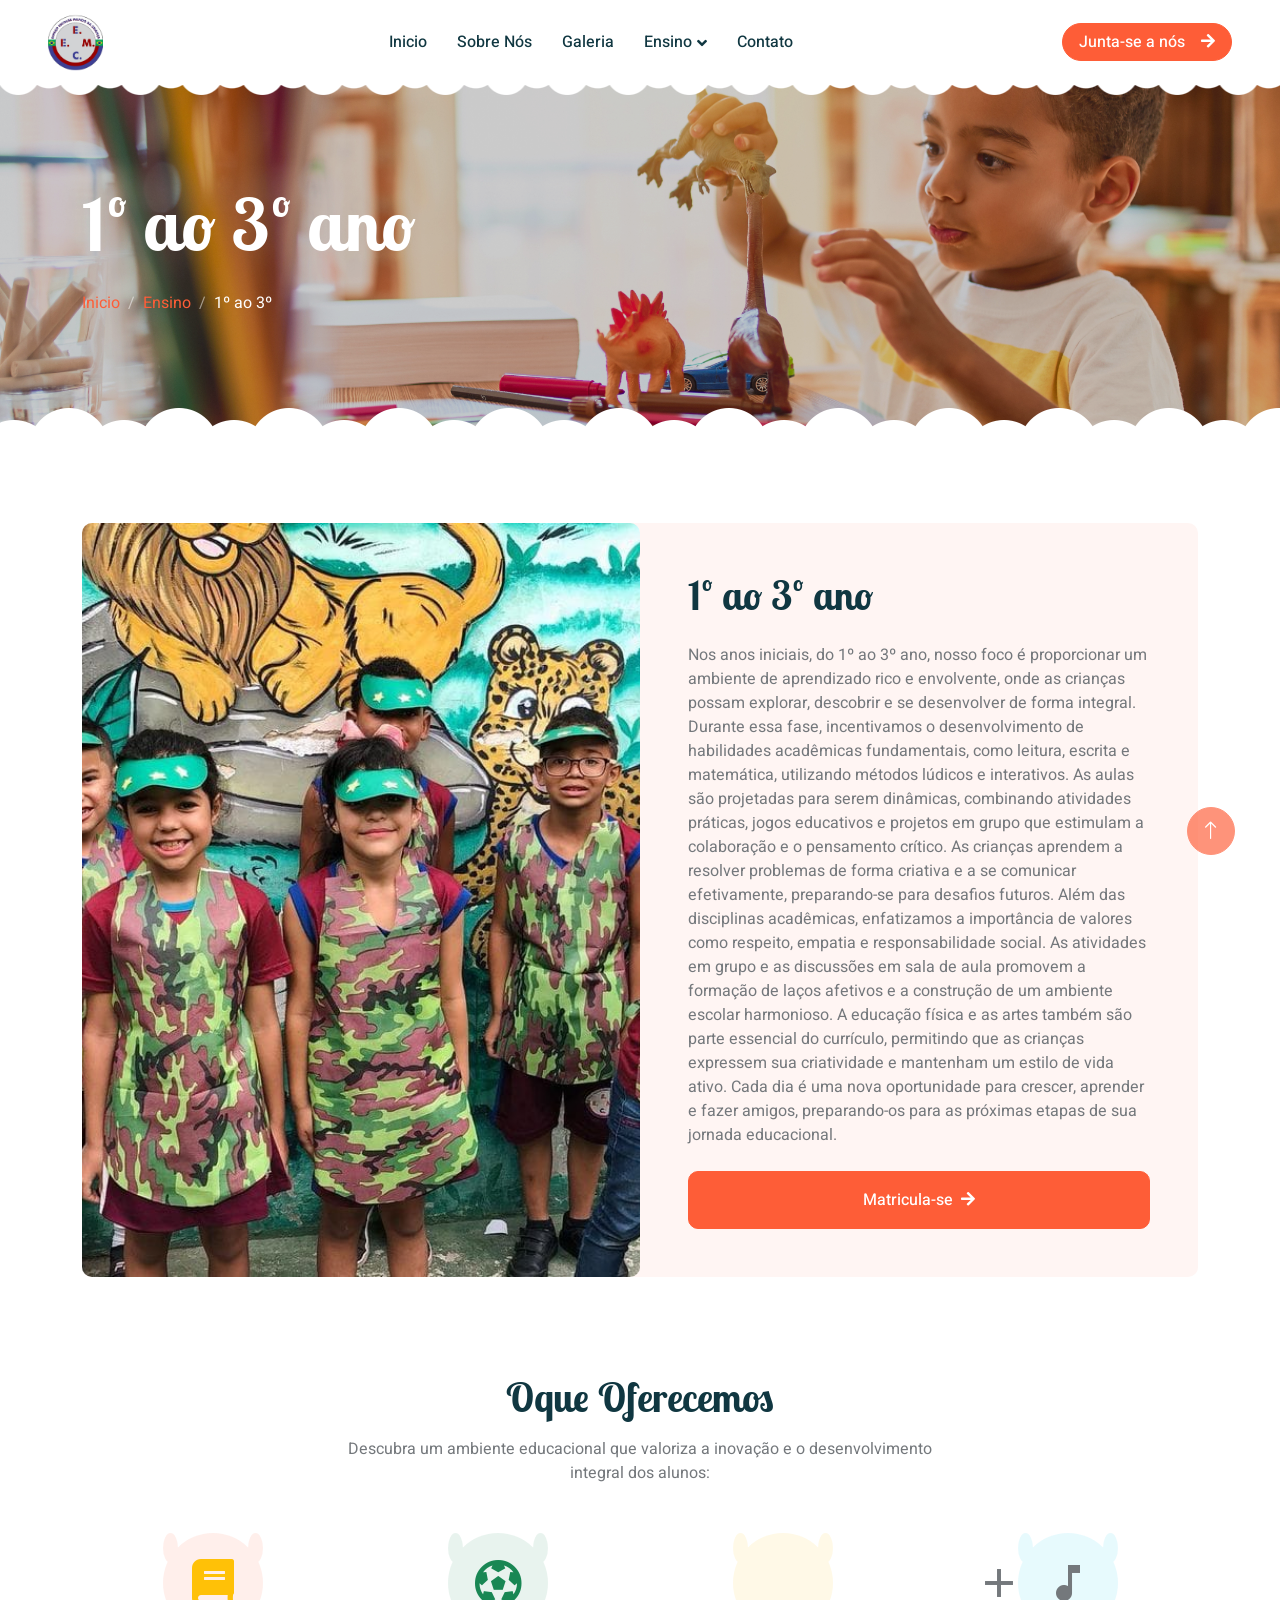
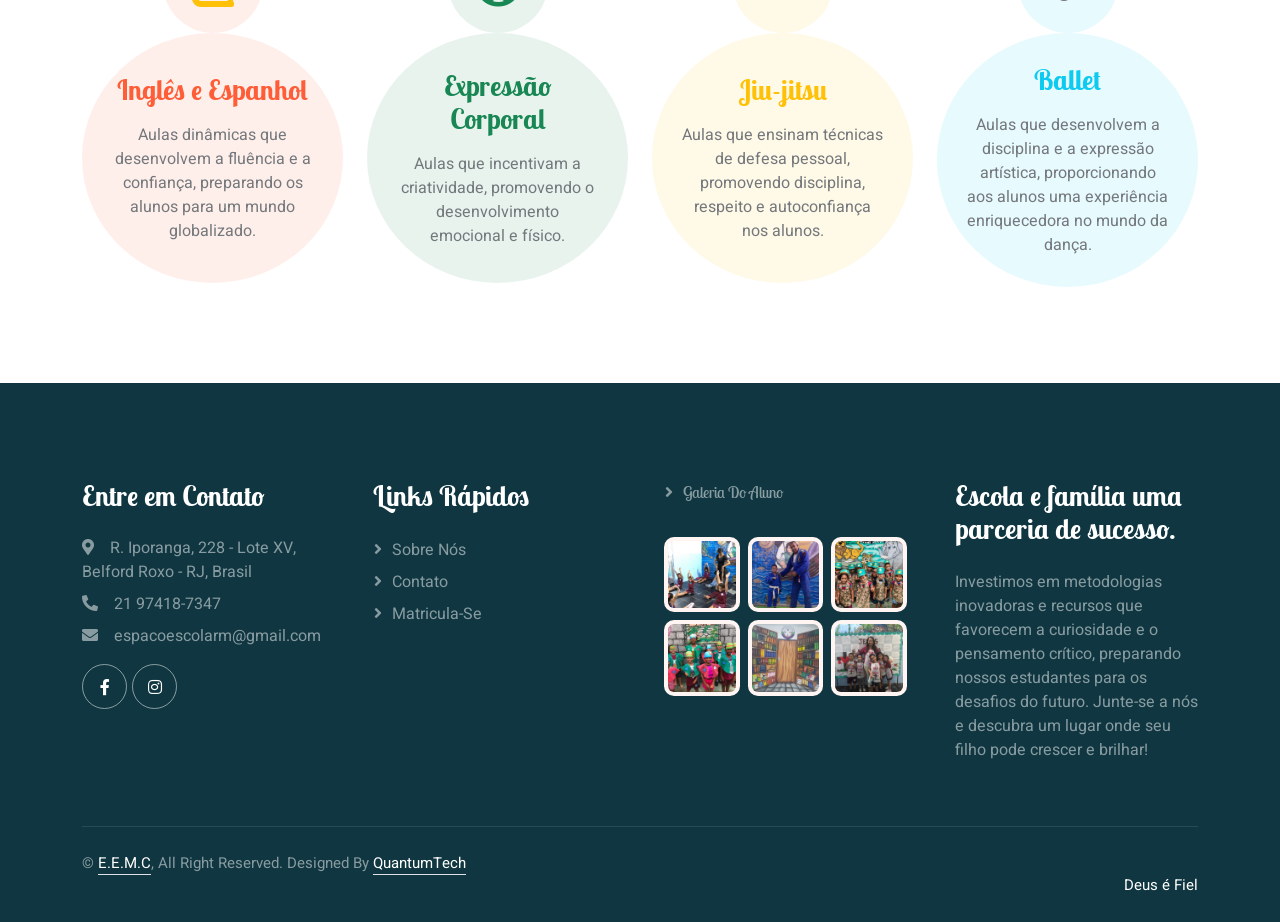
<file: Paginas/1ao3.html>
<!DOCTYPE html>
<html lang="pt-br">

<head>
    <meta charset="utf-8">
    <title>EEMC - 1º ao 3º</title>
    <meta content="width=device-width, initial-scale=1.0" name="viewport">
    <meta content="" name="keywords">
    <meta content="" name="description">

   <!-- icon -->
   <link href="/Paginas/img/icon.ico" rel="icon">

   <!-- Google Web Fonts -->
   <link rel="preconnect" href="https://fonts.googleapis.com">
   <link rel="preconnect" href="https://fonts.gstatic.com" crossorigin>
   <link href="https://fonts.googleapis.com/css2?family=Heebo:wght@400;500;600&family=Inter:wght@600&family=Lobster+Two:wght@700&display=swap" rel="stylesheet">
   
   <!-- Icon Font Stylesheet -->
   <link href="https://cdnjs.cloudflare.com/ajax/libs/font-awesome/5.10.0/css/all.min.css" rel="stylesheet">
   <link href="https://cdn.jsdelivr.net/npm/bootstrap-icons@1.4.1/font/bootstrap-icons.css" rel="stylesheet">

   <!-- Libraries Stylesheet -->
   <link href="lib/animate/animate.min.css" rel="stylesheet">
   <link href="lib/owlcarousel/assets/owl.carousel.min.css" rel="stylesheet">
   <link href="https://fonts.googleapis.com/icon?family=Material+Icons" rel="stylesheet">

   <!-- Customized Bootstrap Stylesheet -->
   <link href="css/bootstrap.min.css" rel="stylesheet">

   <!-- Template Stylesheet -->
   <link href="css/style.css" rel="stylesheet">
</head>

<body>
    <div class="container-xxl bg-white p-0">
        <!-- Spinner Start -->
        <div id="spinner" class="show bg-white position-fixed translate-middle w-100 vh-100 top-50 start-50 d-flex align-items-center justify-content-center">
            <div class="spinner-border text-primary" style="width: 3rem; height: 3rem;" role="status">
                <span class="sr-only">Loading...</span>
            </div>
        </div>
        <!-- Spinner End -->


         <!-- Navbar Start -->
         <nav class="navbar navbar-expand-lg bg-white navbar-light sticky-top px-4 px-lg-5 py-lg-0">
            <a href="index.html" class="navbar-brand">
                <h1 class="m-0 text-primary"> <div class="navbar-logo">
                    <img src="/Paginas/img/icon.ico" alt="Logo da Escola Mundo da Criança"></h1>
            </a>
            <button type="button" class="navbar-toggler" data-bs-toggle="collapse" data-bs-target="#navbarCollapse">
                <span class="navbar-toggler-icon"></span>
            </button>
            <div class="collapse navbar-collapse" id="navbarCollapse">
                <div class="navbar-nav mx-auto">
                    <a href="index.html" class="nav-item nav-link">Inicio</a>
                    <a href="about.html" class="nav-item nav-link">Sobre Nós</a>
                    <a href="gallery.html" class="nav-item nav-link">Galeria</a>
                    <div class="nav-item dropdown">
                        <a href="#" class="nav-link dropdown-toggle" data-bs-toggle="dropdown">Ensino</a>
                        <div class="dropdown-menu rounded-0 rounded-bottom border-0 shadow-sm m-0">
                            <a href="babyclass.html" class="dropdown-item">Baby Class</a>
                            <a href="faseI.html" class="dropdown-item">Fase I</a>
                            <a href="faseII.html" class="dropdown-item">Fase II</a>
                            <a href="faseIII.html" class="dropdown-item">Fase III</a>
                            <a href="1ao3.html" class="dropdown-item active">1º ao 3º ano</a>
                            <a href="4ao5.html" class="dropdown-item">4º ao 5º ano</a>
                        </div>
                    </div>
                    <a href="contact.html" class="nav-item nav-link">Contato</a>
                </div>
                <a href="contact.html" class="btn btn-primary rounded-pill px-3 d-none d-lg-block">Junta-se a nós<i class="fa fa-arrow-right ms-3"></i></a>
            </div>
        </nav>
        <!-- Navbar End -->


        <!-- Page Header End -->
        <div class="container-xxl py-5 page-header position-relative mb-5">
            <div class="container py-5">
                <h1 class="display-2 text-white animated slideInDown mb-4">1º ao 3º ano</h1>
                <nav aria-label="breadcrumb animated slideInDown">
                    <ol class="breadcrumb">
                        <li class="breadcrumb-item"><a href="index.html">Inicio</a></li>
                        <li class="breadcrumb-item"><a href="1ao3.html">Ensino</a></li>
                        <li class="breadcrumb-item text-white active" aria-current="page">1º ao 3º</li>
                    </ol>
                </nav>
            </div>
        </div>
        <!-- Page Header End -->

        <!-- Appointment Start -->
        <div class="container-xxl py-5">
            <div class="container">
                <div class="bg-light rounded">
                    <div class="row g-0">
                        <div class="col-lg-6 wow fadeIn" data-wow-delay="0.1s" style="min-height: 400px;">
                            <div class="position-relative h-100">
                                <img class="position-absolute w-100 h-100 rounded" src="/Paginas/img/1ao3.jpg" style="object-fit: cover;">
                            </div>
                        </div>
                        <div class="col-lg-6 wow fadeIn" data-wow-delay="0.5s">
                            <div class="h-100 d-flex flex-column justify-content-center p-5">
                                <h1 class="mb-4">1º ao 3º ano</h1>
                                <p class="mb-4">Nos anos iniciais, do 1º ao 3º ano, nosso foco é proporcionar um ambiente de aprendizado rico e envolvente, onde as crianças possam explorar, descobrir e se desenvolver de forma integral. Durante essa fase, incentivamos o desenvolvimento de habilidades acadêmicas fundamentais, como leitura, escrita e matemática, utilizando métodos lúdicos e interativos.

                                    As aulas são projetadas para serem dinâmicas, combinando atividades práticas, jogos educativos e projetos em grupo que estimulam a colaboração e o pensamento crítico. As crianças aprendem a resolver problemas de forma criativa e a se comunicar efetivamente, preparando-se para desafios futuros.
                                    
                                    Além das disciplinas acadêmicas, enfatizamos a importância de valores como respeito, empatia e responsabilidade social. As atividades em grupo e as discussões em sala de aula promovem a formação de laços afetivos e a construção de um ambiente escolar harmonioso.
                                    
                                    A educação física e as artes também são parte essencial do currículo, permitindo que as crianças expressem sua criatividade e mantenham um estilo de vida ativo. Cada dia é uma nova oportunidade para crescer, aprender e fazer amigos, preparando-os para as próximas etapas de sua jornada educacional.                                    
                                </p>
                                <a class="btn btn-primary py-3 px-5" href="">Matricula-se<i class="fa fa-arrow-right ms-2"></i></a>
                            </div>
                        </div>
                    </div>
                </div>
            </div>
        </div>
        <!-- Appointment End -->

        
        <!-- Facilities Start -->
        <div class="container-xxl py-5">
            <div class="container">
                <div class="text-center mx-auto mb-5 wow fadeInUp" data-wow-delay="0.1s" style="max-width: 600px;">
                    <h1 class="mb-3">Oque Oferecemos</h1>
                    <p>Descubra um ambiente educacional que valoriza a inovação e o desenvolvimento integral dos alunos:
                    </p>
                </div>
                <div class="row g-4">
                    <div class="col-lg-3 col-sm-6 wow fadeInUp" data-wow-delay="0.1s">
                        <div class="facility-item">
                            <div class="facility-icon bg-primary">
                                <span class="bg-primary"></span>
                                <i class="fa fa-book fa-3x text-warning"></i>
                                <span class="bg-primary"></span>
                            </div>
                            <div class="facility-text bg-primary">
                                <h3 class="text-primary mb-3">Inglês e Espanhol</h3>
                                <p class="mb-0"> Aulas dinâmicas que desenvolvem a fluência e a confiança, preparando os alunos para um mundo globalizado.</p>
                            </div>
                        </div>
                    </div>
                    <div class="col-lg-3 col-sm-6 wow fadeInUp" data-wow-delay="0.3s">
                        <div class="facility-item">
                            <div class="facility-icon bg-success">
                                <span class="bg-success"></span>
                                <i class="fa fa-futbol fa-3x text-success"></i>
                                <span class="bg-success"></span>
                            </div>
                            <div class="facility-text bg-success">
                                <h3 class="text-success mb-3">Expressão Corporal</h3>
                                <p class="mb-0">Aulas que incentivam a criatividade, promovendo o desenvolvimento emocional e físico.</p>
                            </div>
                        </div>
                    </div>
                    <div class="col-lg-3 col-sm-6 wow fadeInUp" data-wow-delay="0.5s">
                        <div class="facility-item">
                            <div class="facility-icon bg-warning">
                                <span class="bg-warning"></span>
                                <i class="material-icons" style="font-size:48px;">sports_kabaddi</i>
                                <span class="bg-warning"></span>
                            </div>
                            <div class="facility-text bg-warning">
                                <h3 class="text-warning mb-3">Jiu-jitsu</h3>
                                <p class="mb-0">Aulas que ensinam técnicas de defesa pessoal, promovendo disciplina, respeito e autoconfiança nos alunos.</p>
                            </div>
                        </div>
                    </div>
                    <div class="col-lg-3 col-sm-6 wow fadeInUp" data-wow-delay="0.7s">
                        <div class="facility-item">
                            <div class="facility-icon bg-info">
                                <span class="bg-info"></span>
                                <i class="material-icons" style="font-size:48px;">music_note</i>
                                <span class="bg-info"></span>
                            </div>
                            <div class="facility-text bg-info">
                                <h3 class="text-info mb-3">Ballet</h3>
                                <p class="mb-0">Aulas que desenvolvem a disciplina e a expressão artística, proporcionando aos alunos uma experiência enriquecedora no mundo da dança.</p>
                            </div>
                        </div>
                    </div>
                </div>
            </div>
        </div>
        <!-- Facilities End -->



        <!-- Final Start -->
        <div class="container-fluid bg-dark text-white-50 footer pt-5 mt-5 wow fadeIn" data-wow-delay="0.1s">
            <div class="container py-5">
                <div class="row g-5">
                    <div class="col-lg-3 col-md-6">
                        <h3 class="text-white mb-4">Entre em Contato</h3>
                        <p class="mb-2"><i class="fa fa-map-marker-alt me-3"></i>R. Iporanga, 228 - Lote XV, Belford Roxo - RJ, Brasil</p>
                        <p class="mb-2"><i class="fa fa-phone-alt me-3"></i>21 97418-7347</p>
                        <p class="mb-2"><i class="fa fa-envelope me-3"></i>espacoescolarm@gmail.com</p>
                        <div class="d-flex pt-2">
                            <a class="btn btn-outline-light btn-social" href="https://www.facebook.com/p/Espa%C3%A7o-Escolar-Mundo-Da-Crian%C3%A7a-100066816966329/?_rdr" target="_blank"><i class="fab fa-facebook-f"></i></a>
                            <a class="btn btn-outline-light btn-social" href="https://www.instagram.com/e_e_mundodacrianca?igsh=NHhieTVvMWZtdTVp" target="_blank"><i class="fab fa-instagram"></i></a>
                        </div>
                    </div>
                    <div class="col-lg-3 col-md-6">
                        <h3 class="text-white mb-4">Links Rápidos</h3>
                        <a class="btn btn-link text-white-50" href="about.html">Sobre Nós</a>
                        <a class="btn btn-link text-white-50" href="contact.html">Contato</a>
                        <a class="btn btn-link text-white-50" href="contact.html">Matricula-se</a>
                    </div>
                    <div class="col-lg-3 col-md-6">
                        <h3 class="text-white mb-4"><a class="btn btn-link text-white-50" href="">Galeria do Aluno</a></h3>
                        <div class="row g-2 pt-2">
                            <div class="col-4">
                                <a href="/Paginas/gallery.html"><img class="img-fluid rounded bg-light p-1" src="/Paginas/img/ballet.jpg" alt="Fotos Alunos"></a>
                            </div>
                            <div class="col-4">
                                <a href="/Paginas/gallery.html"><img class="img-fluid rounded bg-light p-1" src="/Paginas/img/jits.jpg" alt="Fotos Alunos"></a>
                            </div>
                            <div class="col-4">
                                <a href="/Paginas/gallery.html"><img class="img-fluid rounded bg-light p-1" src="/Paginas/img/diadosoldado.jpg" alt="Fotos Alunos"></a>
                            </div>
                            
                            <div class="col-4">
                                <a href="/Paginas/gallery.html"><img class="img-fluid rounded bg-light p-1" src="/Paginas/img/diadocirco.jpg" alt="Fotos Alunos"></a>
                            </div>
                            
                            <div class="col-4">
                                <a href="/Paginas/gallery.html"><img class="img-fluid rounded bg-light p-1" src="/Paginas/img/cantodaleitura.jpg" alt=""></a>
                            </div>
                            <div class="col-4">
                                <a href="/Paginas/gallery.html"><img class="img-fluid rounded bg-light p-1" src="/Paginas/img/pascoa.jpg" alt=""></a>
                            </div>
                        </div>
                    </div>
                    <div class="col-lg-3 col-md-6">
                        <h3 class="text-white mb-4">Escola e família uma parceria de sucesso.</h3>
                        <p>Investimos em metodologias inovadoras e recursos que favorecem a curiosidade e o pensamento crítico, preparando nossos estudantes para os desafios do futuro. Junte-se a nós e descubra um lugar onde seu filho pode crescer e brilhar!</p>
                    </div>
                </div>
            </div>
            <div class="container">
                <div class="copyright">
                    <div class="row">
                        <div class="col-md-6 text-center text-md-start mb-3 mb-md-0">
                            &copy; <a class="border-bottom" href="index.html">E.E.M.C</a>, All Right Reserved. 
							
							Designed By <a class="border-bottom" href="https://www.instagram.com/quantumttech/profilecard/?igsh=YnZjMTNqOGxjcHFn" target="_blank">QuantumTech</a>
                        </div>
                        <div class="col-md-6 text-center text-md-end">
                            <div class="footer-menu">
                                <a href="#">Deus é Fiel</a>
                            </div>
                        </div>
                    </div>
                </div>
            </div>
        </div>
        <!-- Final End -->



        <!-- Back to Top -->
        <a href="#" class="btn btn-lg btn-primary btn-lg-square back-to-top"><i class="bi bi-arrow-up"></i></a>
    </div>

    <!-- JavaScript Libraries -->
    <script src="https://code.jquery.com/jquery-3.4.1.min.js"></script>
    <script src="https://cdn.jsdelivr.net/npm/bootstrap@5.0.0/dist/js/bootstrap.bundle.min.js"></script>
    <script src="lib/wow/wow.min.js"></script>
    <script src="lib/easing/easing.min.js"></script>
    <script src="lib/waypoints/waypoints.min.js"></script>
    <script src="lib/owlcarousel/owl.carousel.min.js"></script>

    <!-- Template Javascript -->
    <script src="js/main.js"></script>
</body>

</html>
</file>
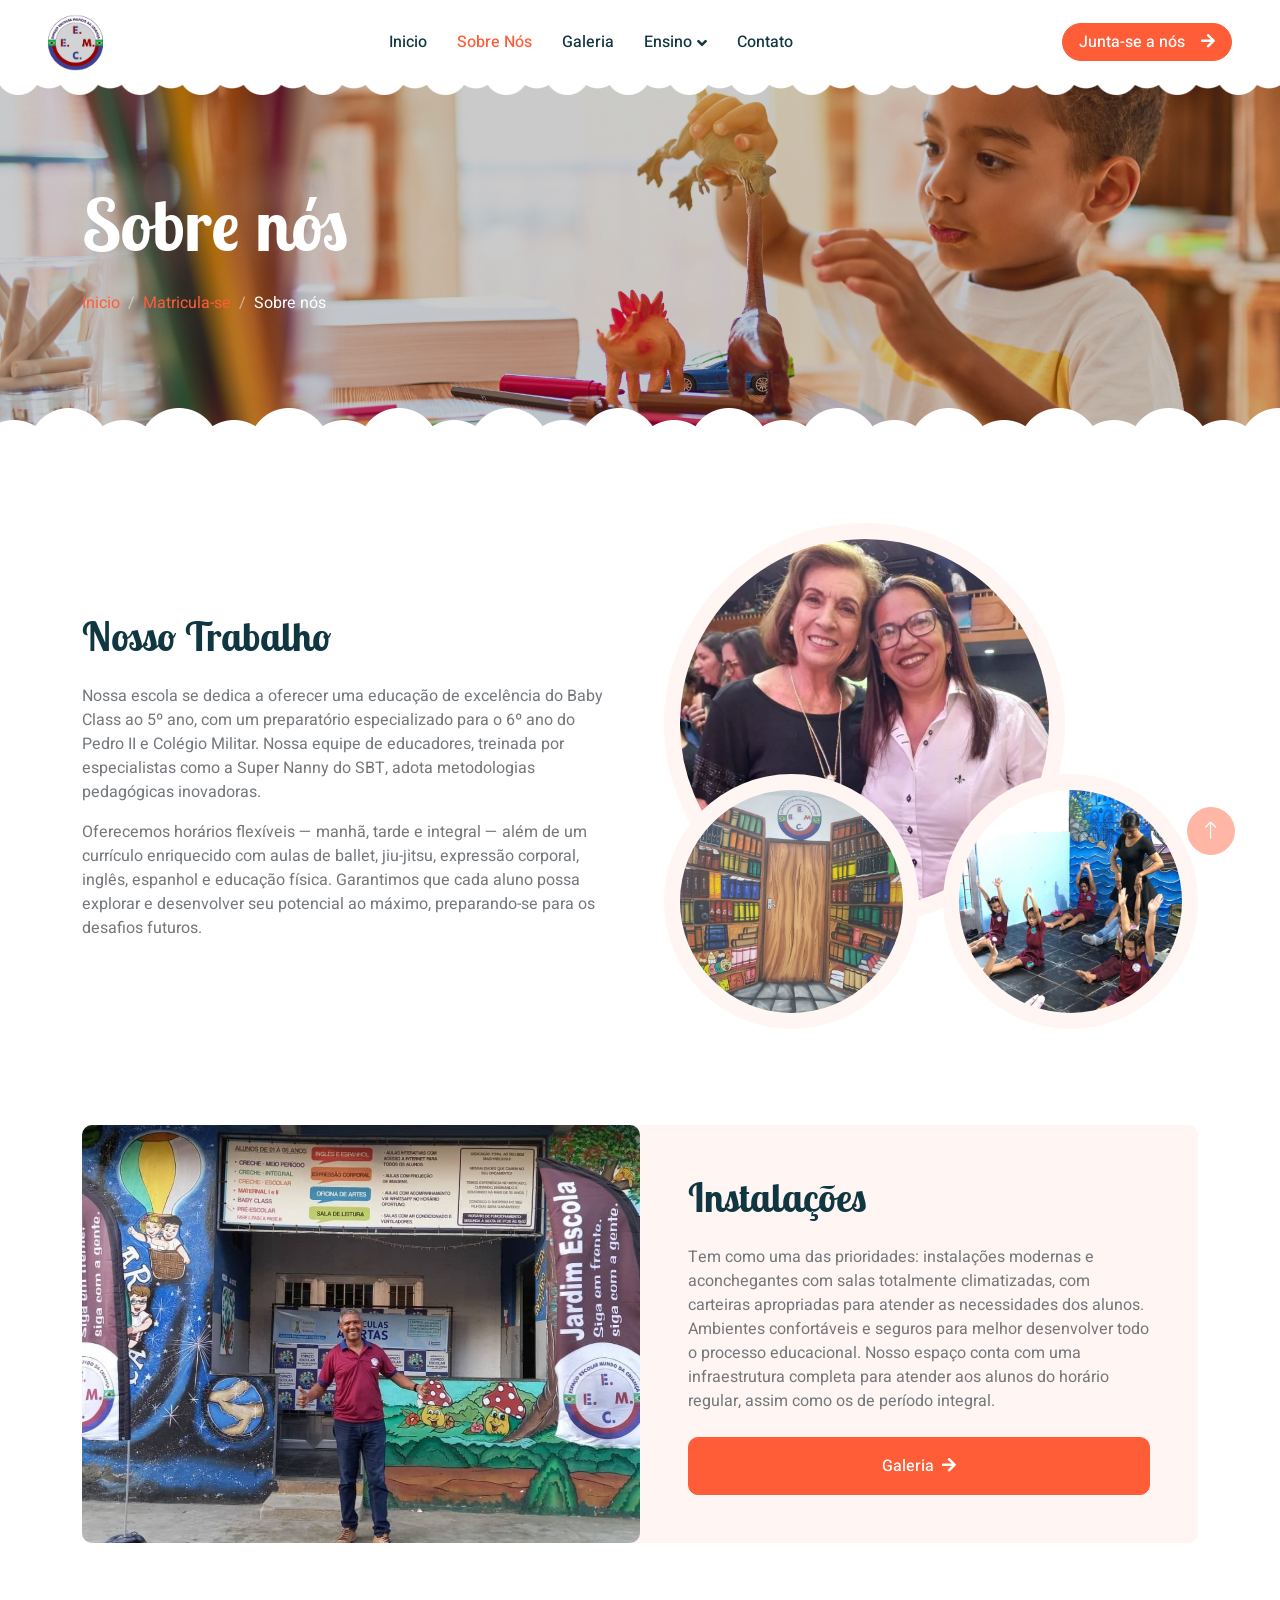
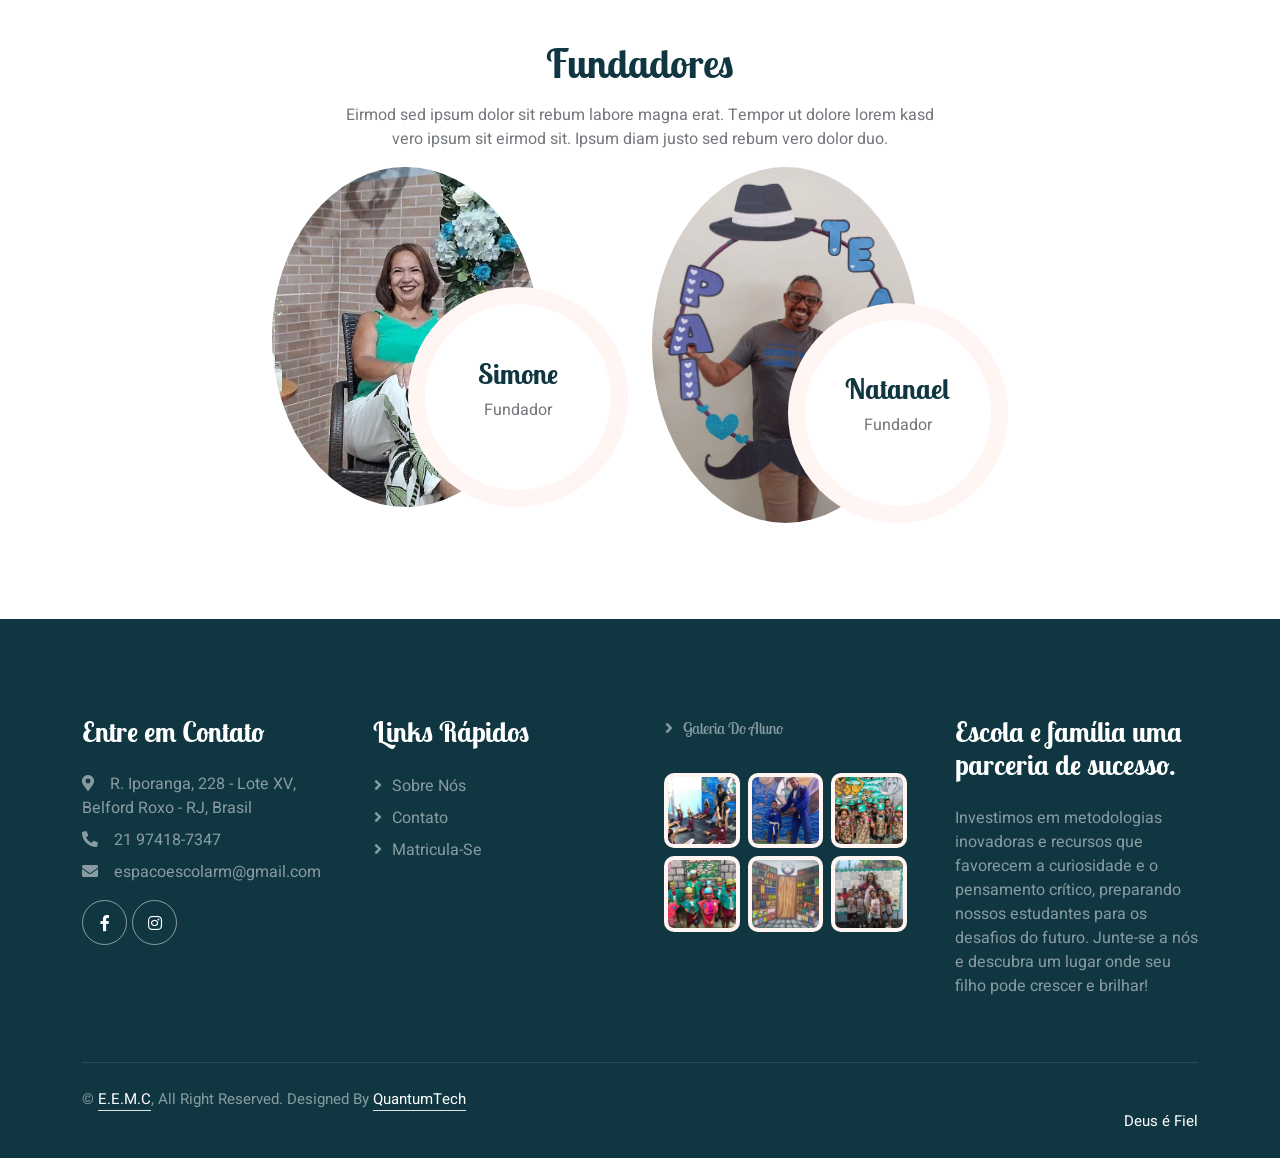
<file: Paginas/about.html>
<!DOCTYPE html>
<html lang="pt-br">

<head>
    <meta charset="utf-8">
    <title> Sobre Nós</title>
    <meta content="width=device-width, initial-scale=1.0" name="viewport">
    <meta content="" name="keywords">
    <meta content="" name="description">

    <!-- icon -->
    <link href="/Paginas/img/icon.ico" rel="icon">

    <!-- Google Web Fonts -->
    <link rel="preconnect" href="https://fonts.googleapis.com">
    <link rel="preconnect" href="https://fonts.gstatic.com" crossorigin>
    <link href="https://fonts.googleapis.com/css2?family=Heebo:wght@400;500;600&family=Inter:wght@600&family=Lobster+Two:wght@700&display=swap" rel="stylesheet">
    
    <!-- Icon Font Stylesheet -->
    <link href="https://cdnjs.cloudflare.com/ajax/libs/font-awesome/5.10.0/css/all.min.css" rel="stylesheet">
    <link href="https://cdn.jsdelivr.net/npm/bootstrap-icons@1.4.1/font/bootstrap-icons.css" rel="stylesheet">

    <!-- Libraries Stylesheet -->
    <link href="lib/animate/animate.min.css" rel="stylesheet">
    <link href="lib/owlcarousel/assets/owl.carousel.min.css" rel="stylesheet">

    <!-- Customized Bootstrap Stylesheet -->
    <link href="css/bootstrap.min.css" rel="stylesheet">

    <!-- Template Stylesheet -->
    <link href="css/style.css" rel="stylesheet">
</head>

<body>
    <div class="container-xxl bg-white p-0">
        <!-- Spinner Start -->
        <div id="spinner" class="show bg-white position-fixed translate-middle w-100 vh-100 top-50 start-50 d-flex align-items-center justify-content-center">
            <div class="spinner-border text-primary" style="width: 3rem; height: 3rem;" role="status">
                <span class="sr-only">Loading...</span>
            </div>
        </div>
        <!-- Spinner End -->


         <!-- Navbar Start -->
         <nav class="navbar navbar-expand-lg bg-white navbar-light sticky-top px-4 px-lg-5 py-lg-0">
            <a href="index.html" class="navbar-brand">
                <h1 class="m-0 text-primary"> <div class="navbar-logo">
                    <img src="/Paginas/img/icon.ico" alt="Logo da Escola Mundo da Criança"></h1>
            </a>
            <button type="button" class="navbar-toggler" data-bs-toggle="collapse" data-bs-target="#navbarCollapse">
                <span class="navbar-toggler-icon"></span>
            </button>
            <div class="collapse navbar-collapse" id="navbarCollapse">
                <div class="navbar-nav mx-auto">
                    <a href="index.html"  class="nav-item nav-link">Inicio</a>
                    <a href="about.html" class="nav-item nav-link active">Sobre Nós</a>
                    <a href="gallery.html" class="nav-item nav-link">Galeria</a>
                    <div class="nav-item dropdown">
                        <a href="#" class="nav-link dropdown-toggle" data-bs-toggle="dropdown">Ensino</a>
                        <div class="dropdown-menu rounded-0 rounded-bottom border-0 shadow-sm m-0">
                            <a href="babyclass.html" class="dropdown-item active">Baby Class</a>
                            <a href="faseI.html" class="dropdown-item">Fase I</a>
                            <a href="faseII.html" class="dropdown-item">Fase II</a>
                            <a href="faseIII.html" class="dropdown-item">Fase III</a>
                            <a href="1ao3.html" class="dropdown-item">1º ao 3º ano</a>
                            <a href="4ao5.html" class="dropdown-item">4º ao 5º ano</a>
                        </div>
                    </div>
                    <a href="contact.html" class="nav-item nav-link">Contato</a>
                </div>
                <a href="contact.html" class="btn btn-primary rounded-pill px-3 d-none d-lg-block">Junta-se a nós<i class="fa fa-arrow-right ms-3"></i></a>
            </div>
        </nav>
        <!-- Navbar End -->


        <!-- Page Header End -->
        <div class="container-xxl py-5 page-header position-relative mb-5">
            <div class="container py-5">
                <h1 class="display-2 text-white animated slideInDown mb-4">Sobre nós</h1>
                <nav aria-label="breadcrumb animated slideInDown">
                    <ol class="breadcrumb">
                        <li class="breadcrumb-item"><a href="index.html">Inicio</a></li>
                        <li class="breadcrumb-item"><a href="contact.html">Matricula-se</a></li>
                        <li class="breadcrumb-item text-white active" aria-current="page">Sobre nós</li>
                    </ol>
                </nav>
            </div>
        </div>
        <!-- Page Header End -->


        <!-- About Start -->
        <div class="container-xxl py-5">
            <div class="container">
                <div class="row g-5 align-items-center">
                    <div class="col-lg-6 wow fadeInUp" data-wow-delay="0.1s">
                        <h1 class="mb-4">Nosso Trabalho</h1>
                        <p>Nossa escola se dedica a oferecer uma educação de excelência do Baby Class ao 5º ano, com um preparatório especializado para o 6º ano do Pedro II e Colégio Militar. Nossa equipe de educadores, treinada por especialistas como a Super Nanny do SBT, adota metodologias pedagógicas inovadoras. </p>
                        <p class="mb-4">Oferecemos horários flexíveis — manhã, tarde e integral — além de um currículo enriquecido com aulas de ballet, jiu-jitsu, expressão corporal, inglês, espanhol e educação física. Garantimos que cada aluno possa explorar e desenvolver seu potencial ao máximo, preparando-se para os desafios futuros.</p>
                        <div class="row g-4 align-items-center">
                        </div>
                    </div>
                    <div class="col-lg-6 about-img wow fadeInUp" data-wow-delay="0.5s">
                        <div class="row">
                            <div class="col-12 text-center">
                                <img class="img-fluid w-75 rounded-circle bg-light p-3" src="/Paginas/img/superany.jpg" alt="">
                            </div>
                            <div class="col-6 text-start" style="margin-top: -150px;">
                                <img class="img-fluid w-100 rounded-circle bg-light p-3" src="/Paginas/img/cantodaleitura.jpg" alt="">
                            </div>
                            <div class="col-6 text-end" style="margin-top: -150px;">
                                <img class="img-fluid w-100 rounded-circle bg-light p-3" src="/Paginas/img/ballet.jpg" alt="">
                            </div>
                        </div>
                    </div>
                </div>
            </div>
        </div>
        <!-- About End -->


        <!-- Call To Action Start -->
        <div class="container-xxl py-5">
            <div class="container">
                <div class="bg-light rounded">
                    <div class="row g-0">
                        <div class="col-lg-6 wow fadeIn" data-wow-delay="0.1s" style="min-height: 400px;">
                            <div class="position-relative h-100">
                                <img class="position-absolute w-100 h-100 rounded" src="/Paginas/img/escola.jpeg" style="object-fit: cover;">
                            </div>
                        </div>
                        <div class="col-lg-6 wow fadeIn" data-wow-delay="0.5s">
                            <div class="h-100 d-flex flex-column justify-content-center p-5">
                                <h1 class="mb-4">Instalações</h1>
                                <p class="mb-4">Tem como uma das prioridades: instalações modernas e aconchegantes com salas totalmente climatizadas, com carteiras apropriadas para atender as necessidades dos alunos. Ambientes confortáveis e seguros para melhor desenvolver todo o processo educacional.
                                    Nosso espaço conta com uma infraestrutura completa para atender aos alunos do horário regular, assim como os de período integral.
                                </p>
                                <a class="btn btn-primary py-3 px-5" href="">Galeria<i class="fa fa-arrow-right ms-2"></i></a>
                            </div>
                        </div>
                    </div>
                </div>
            </div>
        </div>
        <!-- Call To Action End -->


        <!-- Team Start -->
        <div class="container-xxl py-5">
            <div class="container">
                <div class="text-center mx-auto mb-6 wow fadeInUp" data-wow-delay="0.1s" style="max-width: 600px;">
                    <h1 class="mb-3">Fundadores</h1>
                    <p>Eirmod sed ipsum dolor sit rebum labore magna erat. Tempor ut dolore lorem kasd vero ipsum sit
                        eirmod sit. Ipsum diam justo sed rebum vero dolor duo.</p>
                </div>
                <div class="row g-4" style="justify-content: center; text-align: center;">
                    <div class="col-lg-4 col-md-6 wow fadeInUp" data-wow-delay="0.1s">
                        <div class="team-item position-relative">
                            <img class="img-fluid rounded-circle w-75" src="/Paginas/img/simonef.jpeg" alt="">
                            <div class="team-text">
                                <h3>Simone</h3>
                                <p>Fundador</p>
                            </div>
                        </div>
                    </div>
                    <div class="col-lg-4 col-md-5 wow fadeInUp" data-wow-delay="0.3s">
                        <div class="team-item position-relative">
                            <img class="img-fluid rounded-circle w-75" src="/Paginas/img/natanaelf.jpeg" alt="">
                            <div class="team-text">
                                <h3>Natanael</h3>
                                <p>Fundador</p>
                            </div>
                        </div>
                    </div>
                </div>
            </div>
        </div>
        <!-- Team End -->


          <!-- Final Start -->
        <div class="container-fluid bg-dark text-white-50 footer pt-5 mt-5 wow fadeIn" data-wow-delay="0.1s">
            <div class="container py-5">
                <div class="row g-5">
                    <div class="col-lg-3 col-md-6">
                        <h3 class="text-white mb-4">Entre em Contato</h3>
                        <p class="mb-2"><i class="fa fa-map-marker-alt me-3"></i>R. Iporanga, 228 - Lote XV, Belford Roxo - RJ, Brasil</p>
                        <p class="mb-2"><i class="fa fa-phone-alt me-3"></i>21 97418-7347</p>
                        <p class="mb-2"><i class="fa fa-envelope me-3"></i>espacoescolarm@gmail.com</p>
                        <div class="d-flex pt-2">
                            <a class="btn btn-outline-light btn-social" href="https://www.facebook.com/p/Espa%C3%A7o-Escolar-Mundo-Da-Crian%C3%A7a-100066816966329/?_rdr" target="_blank"><i class="fab fa-facebook-f"></i></a>
                            <a class="btn btn-outline-light btn-social" href="https://www.instagram.com/e_e_mundodacrianca?igsh=NHhieTVvMWZtdTVp" target="_blank"><i class="fab fa-instagram"></i></a>
                        </div>
                    </div>
                    <div class="col-lg-3 col-md-6">
                        <h3 class="text-white mb-4">Links Rápidos</h3>
                        <a class="btn btn-link text-white-50" href="about.html">Sobre Nós</a>
                        <a class="btn btn-link text-white-50" href="contact.html">Contato</a>
                        <a class="btn btn-link text-white-50" href="contact.html">Matricula-se</a>
                    </div>
                    <div class="col-lg-3 col-md-6">
                        <h3 class="text-white mb-4"><a class="btn btn-link text-white-50" href="">Galeria do Aluno</a></h3>
                        <div class="row g-2 pt-2">
                            <div class="col-4">
                                <a href="/Paginas/gallery.html"><img class="img-fluid rounded bg-light p-1" src="/Paginas/img/ballet.jpg" alt="Fotos Alunos"></a>
                            </div>
                            <div class="col-4">
                                <a href="/Paginas/gallery.html"><img class="img-fluid rounded bg-light p-1" src="/Paginas/img/jits.jpg" alt="Fotos Alunos"></a>
                            </div>
                            <div class="col-4">
                                <a href="/Paginas/gallery.html"><img class="img-fluid rounded bg-light p-1" src="/Paginas/img/diadosoldado.jpg" alt="Fotos Alunos"></a>
                            </div>
                            
                            <div class="col-4">
                                <a href="/Paginas/gallery.html"><img class="img-fluid rounded bg-light p-1" src="/Paginas/img/diadocirco.jpg" alt="Fotos Alunos"></a>
                            </div>
                            
                            <div class="col-4">
                                <a href="/Paginas/gallery.html"><img class="img-fluid rounded bg-light p-1" src="/Paginas/img/cantodaleitura.jpg" alt=""></a>
                            </div>
                            <div class="col-4">
                                <a href="/Paginas/gallery.html"><img class="img-fluid rounded bg-light p-1" src="/Paginas/img/pascoa.jpg" alt=""></a>
                            </div>
                        </div>
                    </div>
                    <div class="col-lg-3 col-md-6">
                        <h3 class="text-white mb-4">Escola e família uma parceria de sucesso.</h3>
                        <p>Investimos em metodologias inovadoras e recursos que favorecem a curiosidade e o pensamento crítico, preparando nossos estudantes para os desafios do futuro. Junte-se a nós e descubra um lugar onde seu filho pode crescer e brilhar!</p>
                    </div>
                </div>
            </div>
            <div class="container">
                <div class="copyright">
                    <div class="row">
                        <div class="col-md-6 text-center text-md-start mb-3 mb-md-0">
                            &copy; <a class="border-bottom" href="index.html">E.E.M.C</a>, All Right Reserved. 
							
							Designed By <a class="border-bottom" href="https://www.instagram.com/quantumttech/profilecard/?igsh=YnZjMTNqOGxjcHFn" target="_blank">QuantumTech</a>
                        </div>
                        <div class="col-md-6 text-center text-md-end">
                            <div class="footer-menu">
                                <a href="#">Deus é Fiel</a>
                            </div>
                        </div>
                    </div>
                </div>
            </div>
        </div>
        <!-- Final End -->



        <!-- Back to Top -->
        <a href="#" class="btn btn-lg btn-primary btn-lg-square back-to-top"><i class="bi bi-arrow-up"></i></a>
    </div>

    <!-- JavaScript Libraries -->
    <script src="https://code.jquery.com/jquery-3.4.1.min.js"></script>
    <script src="https://cdn.jsdelivr.net/npm/bootstrap@5.0.0/dist/js/bootstrap.bundle.min.js"></script>
    <script src="lib/wow/wow.min.js"></script>
    <script src="lib/easing/easing.min.js"></script>
    <script src="lib/waypoints/waypoints.min.js"></script>
    <script src="lib/owlcarousel/owl.carousel.min.js"></script>

    <!-- Template Javascript -->
    <script src="js/main.js"></script>
</body>

</html>
</file>
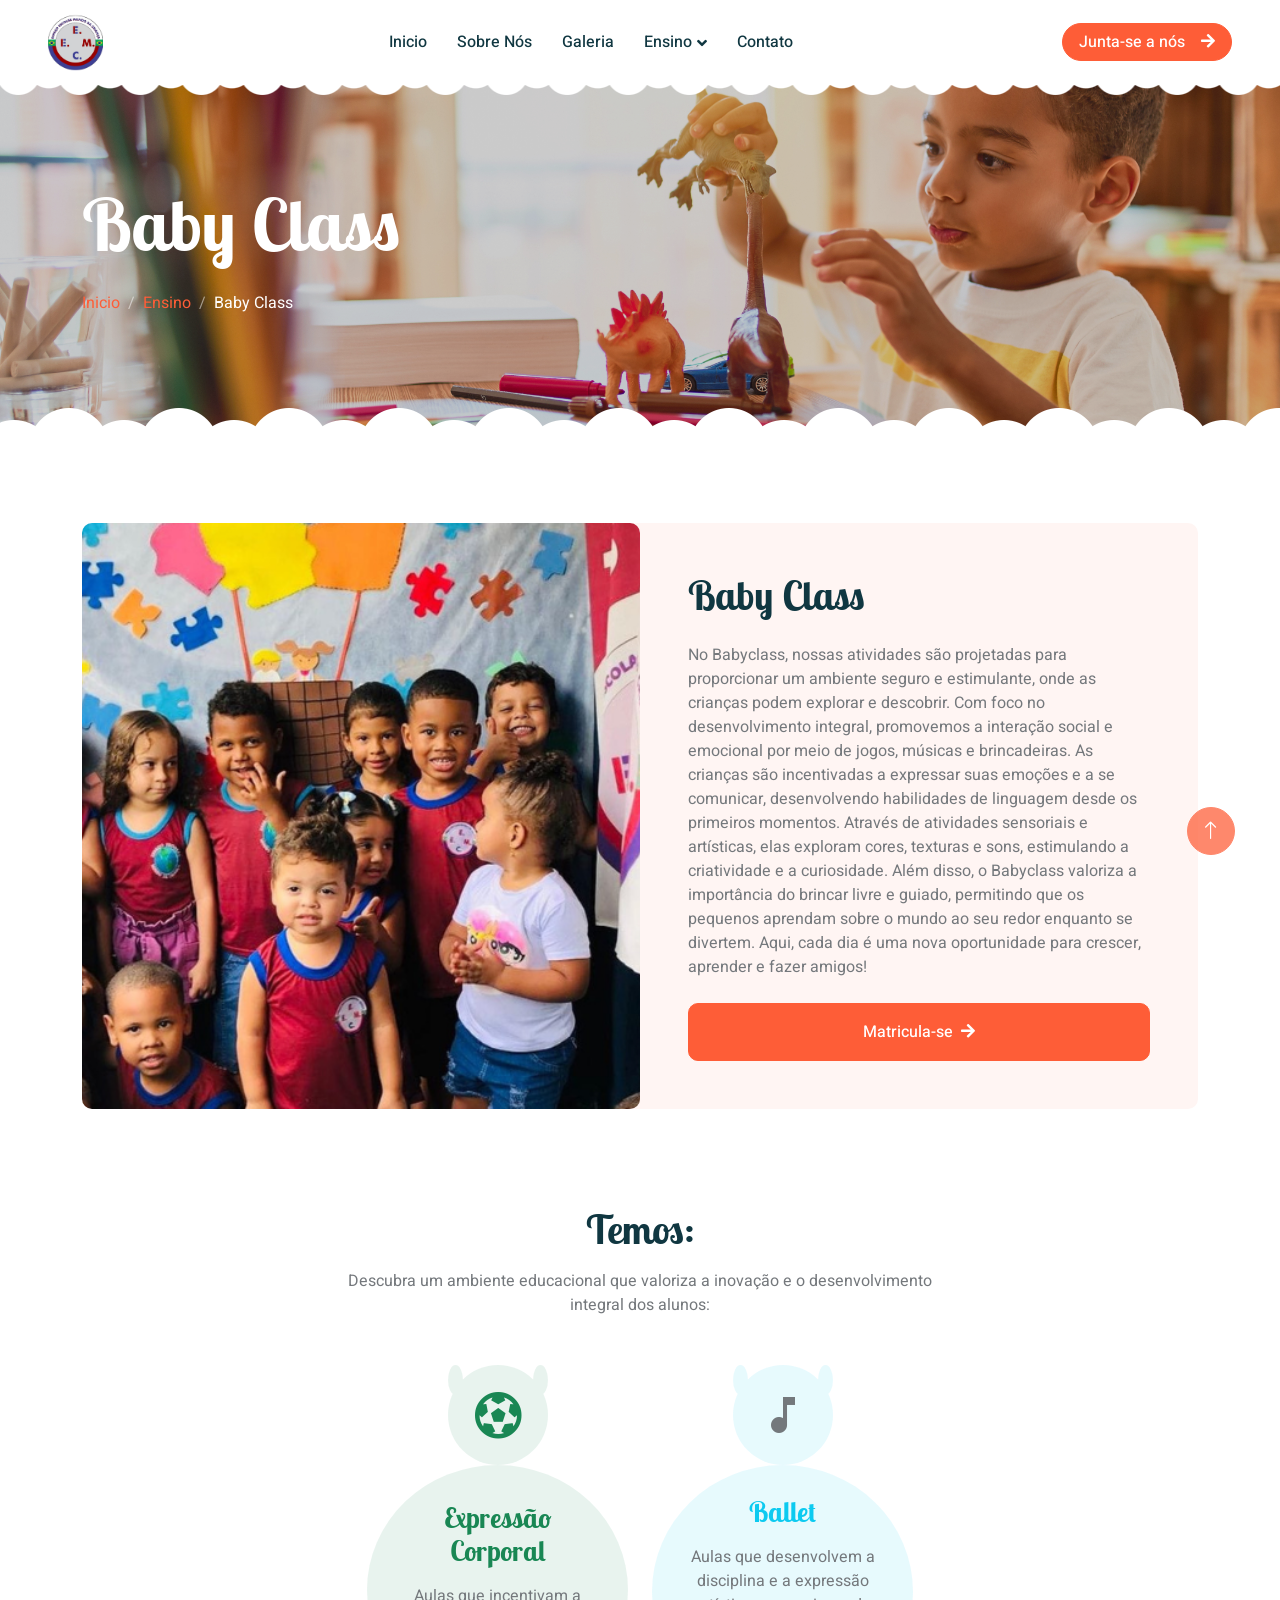
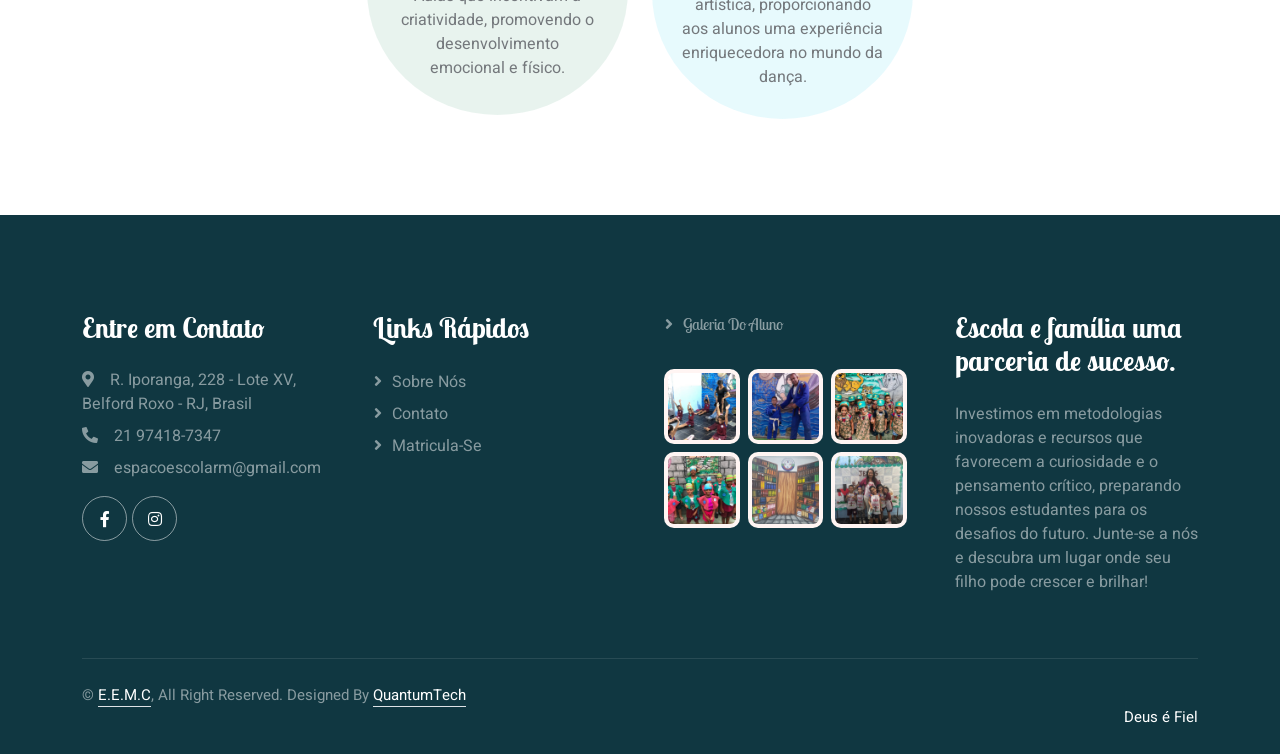
<file: Paginas/babyclass.html>
<!DOCTYPE html>
<html lang="pt-br">

<head>
    <meta charset="utf-8">
    <title>EEMC - Babyclass </title>
    <meta content="width=device-width, initial-scale=1.0" name="viewport">
    <meta content="" name="keywords">
    <meta content="" name="description">

     <!-- icon -->
     <link href="/Paginas/img/icon.ico" rel="icon">

     <!-- Google Web Fonts -->
     <link rel="preconnect" href="https://fonts.googleapis.com">
     <link rel="preconnect" href="https://fonts.gstatic.com" crossorigin>
     <link href="https://fonts.googleapis.com/css2?family=Heebo:wght@400;500;600&family=Inter:wght@600&family=Lobster+Two:wght@700&display=swap" rel="stylesheet">
     
     <!-- Icon Font Stylesheet -->
     <link href="https://cdnjs.cloudflare.com/ajax/libs/font-awesome/5.10.0/css/all.min.css" rel="stylesheet">
     <link href="https://cdn.jsdelivr.net/npm/bootstrap-icons@1.4.1/font/bootstrap-icons.css" rel="stylesheet">
 
     <!-- Libraries Stylesheet -->
     <link href="lib/animate/animate.min.css" rel="stylesheet">
     <link href="lib/owlcarousel/assets/owl.carousel.min.css" rel="stylesheet">
     <link href="https://fonts.googleapis.com/icon?family=Material+Icons" rel="stylesheet">
 
     <!-- Customized Bootstrap Stylesheet -->
     <link href="css/bootstrap.min.css" rel="stylesheet">
 
     <!-- Template Stylesheet -->
     <link href="css/style.css" rel="stylesheet">
 </head>

<body>
    <div class="container-xxl bg-white p-0">
        <!-- Spinner Start -->
        <div id="spinner" class="show bg-white position-fixed translate-middle w-100 vh-100 top-50 start-50 d-flex align-items-center justify-content-center">
            <div class="spinner-border text-primary" style="width: 3rem; height: 3rem;" role="status">
                <span class="sr-only">Loading...</span>
            </div>
        </div>
        <!-- Spinner End -->


         <!-- Navbar Start -->
         <nav class="navbar navbar-expand-lg bg-white navbar-light sticky-top px-4 px-lg-5 py-lg-0">
            <a href="index.html" class="navbar-brand">
                <h1 class="m-0 text-primary"> <div class="navbar-logo">
                    <img src="/Paginas/img/icon.ico" alt="Logo da Escola Mundo da Criança"></h1>
            </a>
            <button type="button" class="navbar-toggler" data-bs-toggle="collapse" data-bs-target="#navbarCollapse">
                <span class="navbar-toggler-icon"></span>
            </button>
            <div class="collapse navbar-collapse" id="navbarCollapse">
                <div class="navbar-nav mx-auto">
                    <a href="index.html" class="nav-item nav-link">Inicio</a>
                    <a href="about.html" class="nav-item nav-link">Sobre Nós</a>
                    <a href="gallery.html" class="nav-item nav-link">Galeria</a>
                    <div class="nav-item dropdown">
                        <a href="#" class="nav-link dropdown-toggle" data-bs-toggle="dropdown">Ensino</a>
                        <div class="dropdown-menu rounded-0 rounded-bottom border-0 shadow-sm m-0">
                            <a href="babyclass.html" class="dropdown-item active">Baby Class</a>
                            <a href="faseI.html" class="dropdown-item">Fase I</a>
                            <a href="faseII.html" class="dropdown-item">Fase II</a>
                            <a href="faseIII.html" class="dropdown-item">Fase III</a>
                            <a href="1ao3.html" class="dropdown-item">1º ao 3º ano</a>
                            <a href="4ao5.html" class="dropdown-item">4º ao 5º ano</a>
                        </div>
                    </div>
                    <a href="contact.html" class="nav-item nav-link">Contato</a>
                </div>
                <a href="contact.html" class="btn btn-primary rounded-pill px-3 d-none d-lg-block">Junta-se a nós<i class="fa fa-arrow-right ms-3"></i></a>
            </div>
        </nav>
        <!-- Navbar End -->

        <!-- Page Header End -->
        <div class="container-xxl py-5 page-header position-relative mb-5">
            <div class="container py-5">
                <h1 class="display-2 text-white animated slideInDown mb-4">Baby Class</h1>
                <nav aria-label="breadcrumb animated slideInDown">
                    <ol class="breadcrumb">
                        <li class="breadcrumb-item"><a href="index.html">Inicio</a></li>
                        <li class="breadcrumb-item"><a href="babyclass.html">Ensino</a></li>
                        <li class="breadcrumb-item text-white active" aria-current="page">Baby Class</li>
                    </ol>
                </nav>
            </div>
        </div>
        <!-- Page Header End -->

        <!-- Appointment Start -->
        <div class="container-xxl py-5">
            <div class="container">
                <div class="bg-light rounded">
                    <div class="row g-0">
                        <div class="col-lg-6 wow fadeIn" data-wow-delay="0.1s" style="min-height: 400px;">
                            <div class="position-relative h-100">
                                <img class="position-absolute w-100 h-100 rounded" src="/Paginas/img/fotosgaleria-4.png" style="object-fit: cover;">
                            </div>
                        </div>
                        <div class="col-lg-6 wow fadeIn" data-wow-delay="0.5s">
                            <div class="h-100 d-flex flex-column justify-content-center p-5">
                                <h1 class="mb-4">Baby Class</h1>
                                <p class="mb-4">No Babyclass, nossas atividades são projetadas para proporcionar um ambiente seguro e estimulante, onde as crianças podem explorar e descobrir. Com foco no desenvolvimento integral, promovemos a interação social e emocional por meio de jogos, músicas e brincadeiras.

As crianças são incentivadas a expressar suas emoções e a se comunicar, desenvolvendo habilidades de linguagem desde os primeiros momentos. Através de atividades sensoriais e artísticas, elas exploram cores, texturas e sons, estimulando a criatividade e a curiosidade.

Além disso, o Babyclass valoriza a importância do brincar livre e guiado, permitindo que os pequenos aprendam sobre o mundo ao seu redor enquanto se divertem. Aqui, cada dia é uma nova oportunidade para crescer, aprender e fazer amigos!
                                </p>
                                <a class="btn btn-primary py-3 px-5" href="">Matricula-se<i class="fa fa-arrow-right ms-2"></i></a>
                            </div>
                        </div>
                    </div>
                </div>
            </div>
        </div>
        <!-- Appointment End -->

          <!-- Facilities Start -->
          <div class="container-xxl py-5">
            <div class="container">
                <div class="text-center mx-auto mb-5 wow fadeInUp" data-wow-delay="0.1s" style="max-width: 600px;">
                    <h1 class="mb-3">Temos:</h1>
                    <p>Descubra um ambiente educacional que valoriza a inovação e o desenvolvimento integral dos alunos:</p>
                </div>
                <div class="row g-4 justify-content-center"> 
                    <div class="col-lg-3 col-sm-6 wow fadeInUp" data-wow-delay="0.3s">
                        <div class="facility-item">
                            <div class="facility-icon bg-success">
                                <span class="bg-success"></span>
                                <i class="fa fa-futbol fa-3x text-success"></i>
                                <span class="bg-success"></span>
                            </div>
                            <div class="facility-text bg-success">
                                <h3 class="text-success mb-3">Expressão Corporal</h3>
                                <p class="mb-0">Aulas que incentivam a criatividade, promovendo o desenvolvimento emocional e físico.</p>
                            </div>
                        </div>
                    </div>
        
                    <div class="col-lg-3 col-sm-6 wow fadeInUp" data-wow-delay="0.7s">
                        <div class="facility-item">
                            <div class="facility-icon bg-info">
                                <span class="bg-info"></span>
                                <i class="material-icons" style="font-size:48px;">music_note</i>
                                <span class="bg-info"></span>
                            </div>
                            <div class="facility-text bg-info">
                                <h3 class="text-info mb-3">Ballet</h3>
                                <p class="mb-0">Aulas que desenvolvem a disciplina e a expressão artística, proporcionando aos alunos uma experiência enriquecedora no mundo da dança.</p>
                            </div>
                        </div>
                    </div>
                </div>
            </div>
        </div>        
        <!-- Facilities End -->


        <!-- Final Start -->
        <div class="container-fluid bg-dark text-white-50 footer pt-5 mt-5 wow fadeIn" data-wow-delay="0.1s">
            <div class="container py-5">
                <div class="row g-5">
                    <div class="col-lg-3 col-md-6">
                        <h3 class="text-white mb-4">Entre em Contato</h3>
                        <p class="mb-2"><i class="fa fa-map-marker-alt me-3"></i>R. Iporanga, 228 - Lote XV, Belford Roxo - RJ, Brasil</p>
                        <p class="mb-2"><i class="fa fa-phone-alt me-3"></i>21 97418-7347</p>
                        <p class="mb-2"><i class="fa fa-envelope me-3"></i>espacoescolarm@gmail.com</p>
                        <div class="d-flex pt-2">
                            <a class="btn btn-outline-light btn-social" href="https://www.facebook.com/p/Espa%C3%A7o-Escolar-Mundo-Da-Crian%C3%A7a-100066816966329/?_rdr" target="_blank"><i class="fab fa-facebook-f"></i></a>
                            <a class="btn btn-outline-light btn-social" href="https://www.instagram.com/e_e_mundodacrianca?igsh=NHhieTVvMWZtdTVp" target="_blank"><i class="fab fa-instagram"></i></a>
                        </div>
                    </div>
                    <div class="col-lg-3 col-md-6">
                        <h3 class="text-white mb-4">Links Rápidos</h3>
                        <a class="btn btn-link text-white-50" href="about.html">Sobre Nós</a>
                        <a class="btn btn-link text-white-50" href="contact.html">Contato</a>
                        <a class="btn btn-link text-white-50" href="contact.html">Matricula-se</a>
                    </div>
                    <div class="col-lg-3 col-md-6">
                        <h3 class="text-white mb-4"><a class="btn btn-link text-white-50" href="">Galeria do Aluno</a></h3>
                        <div class="row g-2 pt-2">
                            <div class="col-4">
                                <a href="/Paginas/gallery.html"><img class="img-fluid rounded bg-light p-1" src="/Paginas/img/ballet.jpg" alt="Fotos Alunos"></a>
                            </div>
                            <div class="col-4">
                                <a href="/Paginas/gallery.html"><img class="img-fluid rounded bg-light p-1" src="/Paginas/img/jits.jpg" alt="Fotos Alunos"></a>
                            </div>
                            <div class="col-4">
                                <a href="/Paginas/gallery.html"><img class="img-fluid rounded bg-light p-1" src="/Paginas/img/diadosoldado.jpg" alt="Fotos Alunos"></a>
                            </div>
                            
                            <div class="col-4">
                                <a href="/Paginas/gallery.html"><img class="img-fluid rounded bg-light p-1" src="/Paginas/img/diadocirco.jpg" alt="Fotos Alunos"></a>
                            </div>
                            
                            <div class="col-4">
                                <a href="/Paginas/gallery.html"><img class="img-fluid rounded bg-light p-1" src="/Paginas/img/cantodaleitura.jpg" alt=""></a>
                            </div>
                            <div class="col-4">
                                <a href="/Paginas/gallery.html"><img class="img-fluid rounded bg-light p-1" src="/Paginas/img/pascoa.jpg" alt=""></a>
                            </div>
                        </div>
                    </div>
                    <div class="col-lg-3 col-md-6">
                        <h3 class="text-white mb-4">Escola e família uma parceria de sucesso.</h3>
                        <p>Investimos em metodologias inovadoras e recursos que favorecem a curiosidade e o pensamento crítico, preparando nossos estudantes para os desafios do futuro. Junte-se a nós e descubra um lugar onde seu filho pode crescer e brilhar!</p>
                    </div>
                </div>
            </div>
            <div class="container">
                <div class="copyright">
                    <div class="row">
                        <div class="col-md-6 text-center text-md-start mb-3 mb-md-0">
                            &copy; <a class="border-bottom" href="index.html">E.E.M.C</a>, All Right Reserved. 
							
							Designed By <a class="border-bottom" href="https://www.instagram.com/quantumttech/profilecard/?igsh=YnZjMTNqOGxjcHFn" target="_blank">QuantumTech</a>
                        </div>
                        <div class="col-md-6 text-center text-md-end">
                            <div class="footer-menu">
                                <a href="#">Deus é Fiel</a>
                            </div>
                        </div>
                    </div>
                </div>
            </div>
        </div>
        <!-- Final End -->




        <!-- Back to Top -->
        <a href="#" class="btn btn-lg btn-primary btn-lg-square back-to-top"><i class="bi bi-arrow-up"></i></a>
    </div>

    <!-- JavaScript Libraries -->
    <script src="https://code.jquery.com/jquery-3.4.1.min.js"></script>
    <script src="https://cdn.jsdelivr.net/npm/bootstrap@5.0.0/dist/js/bootstrap.bundle.min.js"></script>
    <script src="lib/wow/wow.min.js"></script>
    <script src="lib/easing/easing.min.js"></script>
    <script src="lib/waypoints/waypoints.min.js"></script>
    <script src="lib/owlcarousel/owl.carousel.min.js"></script>

    <!-- Template Javascript -->
    <script src="js/main.js"></script>
</body>

</html>
</file>
<file: css/style.css>
/********** Template CSS **********/
:root {
    --primary: #FE5D37;
    --light: #FFF5F3;
    --dark: #103741;
}

.back-to-top {
    position: fixed;
    display: none;
    right: 45px;
    bottom: 45px;
    z-index: 99;
}


/*** Spinner ***/
#spinner {
    opacity: 0;
    visibility: hidden;
    transition: opacity .5s ease-out, visibility 0s linear .5s;
    z-index: 99999;
}

#spinner.show {
    transition: opacity .5s ease-out, visibility 0s linear 0s;
    visibility: visible;
    opacity: 1;
}


/*** Button ***/
.btn {
    font-weight: 500;
    transition: .5s;
}

.btn.btn-primary {
    color: #FFFFFF;
}

.btn-square {
    width: 38px;
    height: 38px;
}

.btn-sm-square {
    width: 32px;
    height: 32px;
}

.btn-lg-square {
    width: 48px;
    height: 48px;
}

.btn-square,
.btn-sm-square,
.btn-lg-square {
    padding: 0;
    display: flex;
    align-items: center;
    justify-content: center;
    font-weight: normal;
    border-radius: 50px;
}


/*** Heading ***/
h1,
h2,
h3,
h4,
.h1,
.h2,
.h3,
.h4,
.display-1,
.display-2,
.display-3,
.display-4,
.display-5,
.display-6 {
    font-family: 'Lobster Two', cursive;
    font-weight: 700;
}

h5,
h6,
.h5,
.h6 {
    font-weight: 600;
}

.font-secondary {
    font-family: 'Lobster Two', cursive;
}


/*** Navbar ***/
.navbar .navbar-nav .nav-link {
    padding: 30px 15px;
    color: var(--dark);
    font-weight: 500;
    outline: none;
}

.navbar .navbar-nav .nav-link:hover,
.navbar .navbar-nav .nav-link.active {
    color: var(--primary);
}

.navbar.sticky-top {
    top: -100px;
    transition: .5s;
}

.navbar .dropdown-toggle::after {
    border: none;
    content: "\f107";
    font-family: "Font Awesome 5 Free";
    font-weight: 900;
    vertical-align: middle;
    margin-left: 5px;
    transition: .5s;
}

.navbar .dropdown-toggle[aria-expanded=true]::after {
    transform: rotate(-180deg);
}

@media (max-width: 991.98px) {
    .navbar .navbar-nav .nav-link  {
        margin-right: 0;
        padding: 10px 0;
    }

    .navbar .navbar-nav {
        margin-top: 15px;
        border-top: 1px solid #EEEEEE;
    }
}

@media (min-width: 992px) {
    .navbar .nav-item .dropdown-menu {
        display: block;
        top: calc(100% - 15px);
        margin-top: 0;
        opacity: 0;
        visibility: hidden;
        transition: .5s;
        
    }

    .navbar .nav-item:hover .dropdown-menu {
        top: 100%;
        visibility: visible;
        transition: .5s;
        opacity: 1;
    }
}


/*** Header ***/
.header-carousel::before,
.header-carousel::after,
.page-header::before,
.page-header::after {
    position: absolute;
    content: "";
    width: 100%;
    height: 10px;
    top: 0;
    left: 0;
    background: url(../img/bg-header-top.png) center center repeat-x;
    z-index: 1;
}

.header-carousel::after,
.page-header::after {
    height: 19px;
    top: auto;
    bottom: 0;
    background: url(../img/bg-header-bottom.png) center center repeat-x;
}

@media (max-width: 768px) {
    .header-carousel .owl-carousel-item {
        position: relative;
        min-height: 500px;
    }
    
    .header-carousel .owl-carousel-item img {
        position: absolute;
        width: 100%;
        height: 100%;
        object-fit: cover;
    }

    .header-carousel .owl-carousel-item p {
        font-size: 16px !important;
        font-weight: 400 !important;
    }

    .header-carousel .owl-carousel-item h1 {
        font-size: 30px;
        font-weight: 600;
    }
}

.header-carousel .owl-nav {
    position: absolute;
    top: 50%;
    right: 8%;
    transform: translateY(-50%);
    display: flex;
    flex-direction: column;
}

.header-carousel .owl-nav .owl-prev,
.header-carousel .owl-nav .owl-next {
    margin: 7px 0;
    width: 45px;
    height: 45px;
    display: flex;
    align-items: center;
    justify-content: center;
    color: #FFFFFF;
    background: transparent;
    border: 1px solid #FFFFFF;
    border-radius: 45px;
    font-size: 22px;
    transition: .5s;
}

.header-carousel .owl-nav .owl-prev:hover,
.header-carousel .owl-nav .owl-next:hover {
    background: var(--primary);
    border-color: var(--primary);
}

.page-header {
    background: linear-gradient(rgba(0, 0, 0, .2), rgba(0, 0, 0, .2)), url(../img/imagemdefundo.jpg) center center no-repeat;
    background-size: cover;
}

.breadcrumb-item + .breadcrumb-item::before {
    color: rgba(255, 255, 255, .5);
}


/*** Facility ***/
.facility-item .facility-icon {
    position: relative;
    margin: 0 auto;
    width: 100px;
    height: 100px;
    border-radius: 100px;
    display: flex;
    align-items: center;
    justify-content: center;
}

.facility-item .facility-icon::before {
    position: absolute;
    content: "";
    width: 100%;
    height: 100%;
    top: 0;
    left: 0;
    background: rgba(255, 255, 255, .9);
    transition: .5s;
    z-index: 1;
}

.facility-item .facility-icon span {
    position: absolute;
    content: "";
    width: 15px;
    height: 30px;
    top: 0;
    left: 0;
    border-radius: 50%;
}

.facility-item .facility-icon span:last-child {
    left: auto;
    right: 0;
}

.facility-item .facility-icon i {
    position: relative;
    z-index: 2;
}

.facility-item .facility-text {
    position: relative;
    min-height: 250px;
    padding: 30px;
    border-radius: 100%;
    display: flex;
    text-align: center;
    justify-content: center;
    flex-direction: column;
}

.facility-item .facility-text::before {
    position: absolute;
    content: "";
    width: 100%;
    height: 100%;
    top: 0;
    left: 0;
    background: rgba(255, 255, 255, .9);
    transition: .5s;
    z-index: 1;
}

.facility-item .facility-text * {
    position: relative;
    z-index: 2;
}

.facility-item:hover .facility-icon::before,
.facility-item:hover .facility-text::before {
    background: transparent;
}

.facility-item * {
    transition: .5s;
}

.facility-item:hover * {
    color: #FFFFFF !important;
}


/*** Sobre nós ***/
.about-img img {
    transition: .5s;
}

.about-img img:hover {
    background: var(--primary) !important;
}


/*** Horarios ***/
.classes-item {
    transition: .5s;
}

.classes-item:hover {
    margin-top: -10px;
}


/*** Fundadores ***/
.team-item .team-text {
    position: absolute;
    width: 220px;
    height: 220px;
    bottom: 0;
    right: 0;
    display: flex;
    align-items: center;
    justify-content: center;
    flex-direction: column;
    background: #FFFFFF;
    border: 17px solid var(--light);
    border-radius: 250px;
    transition: .5s;
}

.team-item:hover .team-text {
    border-color: var(--primary);
}


/*** Depoimento ***/
.testimonial-carousel {
    padding-left: 1.5rem;
    padding-right: 1.5rem;
}

@media (min-width: 576px) {
    .testimonial-carousel {
        padding-left: 4rem;
        padding-right: 4rem;
    }
}

.testimonial-carousel .testimonial-item .border {
    border: 1px dashed rgba(0, 185, 142, .3) !important;
}

.testimonial-carousel .owl-nav {
    position: absolute;
    width: 100%;
    height: 45px;
    top: 50%;
    left: 0;
    transform: translateY(-50%);
    display: flex;
    justify-content: space-between;
    z-index: 1;
}

.testimonial-carousel .owl-nav .owl-prev,
.testimonial-carousel .owl-nav .owl-next {
    position: relative;
    width: 45px;
    height: 45px;
    display: flex;
    align-items: center;
    justify-content: center;
    color: #FFFFFF;
    background: var(--primary);
    border-radius: 45px;
    font-size: 20px;
    transition: .5s;
}

.testimonial-carousel .owl-nav .owl-prev:hover,
.testimonial-carousel .owl-nav .owl-next:hover {
    background: var(--dark);
}


/*** Final ***/
.footer .btn.btn-social {
    margin-right: 5px;
    width: 45px;
    height: 45px;
    display: flex;
    align-items: center;
    justify-content: center;
    color: #FFFFFF;
    border: 1px solid rgba(255,255,255,0.5);
    border-radius: 45px;
    transition: .3s;
}

.footer .btn.btn-social:hover {
    border-color: var(--primary);
    background: var(--primary);
}

.footer .btn.btn-link {
    display: block;
    margin-bottom: 5px;
    padding: 0;
    text-align: left;
    font-size: 16px;
    font-weight: normal;
    text-transform: capitalize;
    transition: .3s;
}

.footer .btn.btn-link::before {
    position: relative;
    content: "\f105";
    font-family: "Font Awesome 5 Free";
    font-weight: 900;
    margin-right: 10px;
}

.footer .btn.btn-link:hover {
    color: var(--primary) !important;
    letter-spacing: 1px;
    box-shadow: none;
}

.footer .form-control {
    border-color: rgba(255,255,255,0.5);
}

.footer .copyright {
    padding: 25px 0;
    font-size: 15px;
    border-top: 1px solid rgba(256, 256, 256, .1);
}

.footer .copyright a {
    color: #FFFFFF;
}

.footer .footer-menu a {
    margin-right: 15px;
    padding-right: 15px;
    border-right: 1px solid rgba(255, 255, 255, .1);
}

.footer .copyright a:hover,
.footer .footer-menu a:hover {
    color: var(--primary) !important;
}

.footer .footer-menu a:last-child {
    margin-right: 0;
    padding-right: 0;
    border-right: none;
}

*,
*::before,
*::after {
  box-sizing: border-box;
}

.gallery {
  position: relative;
  z-index: 2;
  padding: 10px;
  display: -webkit-box;
  display: -ms-flexbox;
  display: flex;
  -ms-flex-flow: row wrap;
      flex-flow: row wrap;
  -webkit-box-pack: justify;
      -ms-flex-pack: justify;
          justify-content: space-between;
  -webkit-transition: all .5s ease-in-out;
  transition: all .5s ease-in-out;
}
.gallery.pop {
  -webkit-filter: blur(10px);
          filter: blur(10px);
}
.gallery figure {
  -ms-flex-preferred-size: 33.333%;
      flex-basis: 33.333%;
  padding: 10px;
  overflow: hidden;
  border-radius: 10px;
  cursor: pointer;
}
.gallery figure img {
  width: 100%;
  border-radius: 10px;
  -webkit-transition: all .3s ease-in-out;
  transition: all .3s ease-in-out;
}
.gallery figure figcaption {
  display: none;
}

.popup {
  position: fixed;
  z-index: 2;
  top: 0;
  left: 0;
  width: 100%;
  height: 100%;
  background: rgba(255, 255, 255, 0.75);
  opacity: 0;
  -webkit-transition: opacity .5s ease-in-out .2s;
  transition: opacity .5s ease-in-out .2s;
}
.popup.pop {
  opacity: 1;
  -webkit-transition: opacity .2s ease-in-out 0s;
  transition: opacity .2s ease-in-out 0s;
}
.popup.pop figure {
  margin-top: 0;
  opacity: 1;
}
.popup figure {
  position: absolute;
  top: 50%;
  left: 50%;
  -webkit-transform: translate(-50%, -50%);
          transform: translate(-50%, -50%);
  -webkit-transform-origin: 0 0;
          transform-origin: 0 0;
  margin-top: 30px;
  opacity: 0;
  -webkit-animation: poppy 500ms linear both;
          animation: poppy 500ms linear both;
}
.popup figure img {
  position: relative;
  z-index: 2;
  border-radius: 15px;
  box-shadow: 0 1px 5px rgba(0, 0, 0, 0.2), 0 6px 30px rgba(0, 0, 0, 0.4);
}
.popup figure figcaption {
  position: absolute;
  bottom: 50px;
  background: -webkit-linear-gradient(top, transparent, rgba(0, 0, 0, 0.78));
  background: linear-gradient(180deg, transparent, rgba(0, 0, 0, 0.78));
  z-index: 2;
  width: 100%;
  border-radius: 0 0 15px 15px;
  padding: 100px 20px 20px 20px;
  color: #fff;
  font-family: 'Open Sans', sans-serif;
  font-size: 32px;
}
.popup figure figcaption small {
  font-size: 11px;
  display: block;
  text-transform: uppercase;
  margin-top: 12px;
  text-indent: 3px;
  opacity: .7;
  letter-spacing: 1px;
}
.popup figure .shadow {
  position: relative;
  z-index: 1;
  top: -15px;
  margin: 0 auto;
  background-position: center bottom;
  background-repeat: no-repeat;
  width: 98%;
  height: 50px;
  opacity: .6;
  -webkit-filter: blur(15px) contrast(2);
          filter: blur(15px) contrast(2);
}
.popup .close {
  position: absolute;
  z-index: 3;
  top: 10px;
  right: 10px;
  width: 25px;
  height: 25px;
  cursor: pointer;
  background: url(#close);
  border-radius: 25px;
  background: rgba(0, 0, 0, 0.1);
  box-shadow: 0 0 3px rgba(0, 0, 0, 0.2);
}
.popup .close svg {
  width: 100%;
  height: 100%;
}


@-webkit-keyframes poppy {
  0% {
    -webkit-transform: matrix3d(0, 0, 0, 0, 0, 0, 0, 0, 0, 0, 1, 0, 0, 0, 0, 1);
            transform: matrix3d(0, 0, 0, 0, 0, 0, 0, 0, 0, 0, 1, 0, 0, 0, 0, 1);
  }
  3.4% {
    -webkit-transform: matrix3d(0.316, 0, 0, 0, 0, 0.407, 0, 0, 0, 0, 1, 0, -94.672, -91.573, 0, 1);
            transform: matrix3d(0.316, 0, 0, 0, 0, 0.407, 0, 0, 0, 0, 1, 0, -94.672, -91.573, 0, 1);
  }
  4.3% {
    -webkit-transform: matrix3d(0.408, 0, 0, 0, 0, 0.54, 0, 0, 0, 0, 1, 0, -122.527, -121.509, 0, 1);
            transform: matrix3d(0.408, 0, 0, 0, 0, 0.54, 0, 0, 0, 0, 1, 0, -122.527, -121.509, 0, 1);
  }
  4.7% {
    -webkit-transform: matrix3d(0.45, 0, 0, 0, 0, 0.599, 0, 0, 0, 0, 1, 0, -134.908, -134.843, 0, 1);
            transform: matrix3d(0.45, 0, 0, 0, 0, 0.599, 0, 0, 0, 0, 1, 0, -134.908, -134.843, 0, 1);
  }
  6.81% {
    -webkit-transform: matrix3d(0.659, 0, 0, 0, 0, 0.893, 0, 0, 0, 0, 1, 0, -197.77, -200.879, 0, 1);
            transform: matrix3d(0.659, 0, 0, 0, 0, 0.893, 0, 0, 0, 0, 1, 0, -197.77, -200.879, 0, 1);
  }
  8.61% {
    -webkit-transform: matrix3d(0.82, 0, 0, 0, 0, 1.097, 0, 0, 0, 0, 1, 0, -245.972, -246.757, 0, 1);
            transform: matrix3d(0.82, 0, 0, 0, 0, 1.097, 0, 0, 0, 0, 1, 0, -245.972, -246.757, 0, 1);
  }
  9.41% {
    -webkit-transform: matrix3d(0.883, 0, 0, 0, 0, 1.168, 0, 0, 0, 0, 1, 0, -265.038, -262.804, 0, 1);
            transform: matrix3d(0.883, 0, 0, 0, 0, 1.168, 0, 0, 0, 0, 1, 0, -265.038, -262.804, 0, 1);
  }
  10.21% {
    -webkit-transform: matrix3d(0.942, 0, 0, 0, 0, 1.226, 0, 0, 0, 0, 1, 0, -282.462, -275.93, 0, 1);
            transform: matrix3d(0.942, 0, 0, 0, 0, 1.226, 0, 0, 0, 0, 1, 0, -282.462, -275.93, 0, 1);
  }
  12.91% {
    -webkit-transform: matrix3d(1.094, 0, 0, 0, 0, 1.328, 0, 0, 0, 0, 1, 0, -328.332, -298.813, 0, 1);
            transform: matrix3d(1.094, 0, 0, 0, 0, 1.328, 0, 0, 0, 0, 1, 0, -328.332, -298.813, 0, 1);
  }
  13.61% {
    -webkit-transform: matrix3d(1.123, 0, 0, 0, 0, 1.332, 0, 0, 0, 0, 1, 0, -336.934, -299.783, 0, 1);
            transform: matrix3d(1.123, 0, 0, 0, 0, 1.332, 0, 0, 0, 0, 1, 0, -336.934, -299.783, 0, 1);
  }
  14.11% {
    -webkit-transform: matrix3d(1.141, 0, 0, 0, 0, 1.331, 0, 0, 0, 0, 1, 0, -342.273, -299.395, 0, 1);
            transform: matrix3d(1.141, 0, 0, 0, 0, 1.331, 0, 0, 0, 0, 1, 0, -342.273, -299.395, 0, 1);
  }
  17.22% {
    -webkit-transform: matrix3d(1.205, 0, 0, 0, 0, 1.252, 0, 0, 0, 0, 1, 0, -361.606, -281.592, 0, 1);
            transform: matrix3d(1.205, 0, 0, 0, 0, 1.252, 0, 0, 0, 0, 1, 0, -361.606, -281.592, 0, 1);
  }
  17.52% {
    -webkit-transform: matrix3d(1.208, 0, 0, 0, 0, 1.239, 0, 0, 0, 0, 1, 0, -362.348, -278.88, 0, 1);
            transform: matrix3d(1.208, 0, 0, 0, 0, 1.239, 0, 0, 0, 0, 1, 0, -362.348, -278.88, 0, 1);
  }
  18.72% {
    -webkit-transform: matrix3d(1.212, 0, 0, 0, 0, 1.187, 0, 0, 0, 0, 1, 0, -363.633, -267.15, 0, 1);
            transform: matrix3d(1.212, 0, 0, 0, 0, 1.187, 0, 0, 0, 0, 1, 0, -363.633, -267.15, 0, 1);
  }
  21.32% {
    -webkit-transform: matrix3d(1.196, 0, 0, 0, 0, 1.069, 0, 0, 0, 0, 1, 0, -358.864, -240.617, 0, 1);
            transform: matrix3d(1.196, 0, 0, 0, 0, 1.069, 0, 0, 0, 0, 1, 0, -358.864, -240.617, 0, 1);
  }
  24.32% {
    -webkit-transform: matrix3d(1.151, 0, 0, 0, 0, 0.96, 0, 0, 0, 0, 1, 0, -345.164, -216.073, 0, 1);
            transform: matrix3d(1.151, 0, 0, 0, 0, 0.96, 0, 0, 0, 0, 1, 0, -345.164, -216.073, 0, 1);
  }
  25.23% {
    -webkit-transform: matrix3d(1.134, 0, 0, 0, 0, 0.938, 0, 0, 0, 0, 1, 0, -340.193, -210.948, 0, 1);
            transform: matrix3d(1.134, 0, 0, 0, 0, 0.938, 0, 0, 0, 0, 1, 0, -340.193, -210.948, 0, 1);
  }
  28.33% {
    -webkit-transform: matrix3d(1.075, 0, 0, 0, 0, 0.898, 0, 0, 0, 0, 1, 0, -322.647, -202.048, 0, 1);
            transform: matrix3d(1.075, 0, 0, 0, 0, 0.898, 0, 0, 0, 0, 1, 0, -322.647, -202.048, 0, 1);
  }
  29.03% {
    -webkit-transform: matrix3d(1.063, 0, 0, 0, 0, 0.897, 0, 0, 0, 0, 1, 0, -318.884, -201.771, 0, 1);
            transform: matrix3d(1.063, 0, 0, 0, 0, 0.897, 0, 0, 0, 0, 1, 0, -318.884, -201.771, 0, 1);
  }
  29.93% {
    -webkit-transform: matrix3d(1.048, 0, 0, 0, 0, 0.899, 0, 0, 0, 0, 1, 0, -314.277, -202.202, 0, 1);
            transform: matrix3d(1.048, 0, 0, 0, 0, 0.899, 0, 0, 0, 0, 1, 0, -314.277, -202.202, 0, 1);
  }
  35.54% {
    -webkit-transform: matrix3d(0.979, 0, 0, 0, 0, 0.962, 0, 0, 0, 0, 1, 0, -293.828, -216.499, 0, 1);
            transform: matrix3d(0.979, 0, 0, 0, 0, 0.962, 0, 0, 0, 0, 1, 0, -293.828, -216.499, 0, 1);
  }
  36.74% {
    -webkit-transform: matrix3d(0.972, 0, 0, 0, 0, 0.979, 0, 0, 0, 0, 1, 0, -291.489, -220.242, 0, 1);
            transform: matrix3d(0.972, 0, 0, 0, 0, 0.979, 0, 0, 0, 0, 1, 0, -291.489, -220.242, 0, 1);
  }
  39.44% {
    -webkit-transform: matrix3d(0.962, 0, 0, 0, 0, 1.01, 0, 0, 0, 0, 1, 0, -288.62, -227.228, 0, 1);
            transform: matrix3d(0.962, 0, 0, 0, 0, 1.01, 0, 0, 0, 0, 1, 0, -288.62, -227.228, 0, 1);
  }
  41.04% {
    -webkit-transform: matrix3d(0.961, 0, 0, 0, 0, 1.022, 0, 0, 0, 0, 1, 0, -288.247, -229.999, 0, 1);
            transform: matrix3d(0.961, 0, 0, 0, 0, 1.022, 0, 0, 0, 0, 1, 0, -288.247, -229.999, 0, 1);
  }
  44.44% {
    -webkit-transform: matrix3d(0.966, 0, 0, 0, 0, 1.032, 0, 0, 0, 0, 1, 0, -289.763, -232.215, 0, 1);
            transform: matrix3d(0.966, 0, 0, 0, 0, 1.032, 0, 0, 0, 0, 1, 0, -289.763, -232.215, 0, 1);
  }
  52.15% {
    -webkit-transform: matrix3d(0.991, 0, 0, 0, 0, 1.006, 0, 0, 0, 0, 1, 0, -297.363, -226.449, 0, 1);
            transform: matrix3d(0.991, 0, 0, 0, 0, 1.006, 0, 0, 0, 0, 1, 0, -297.363, -226.449, 0, 1);
  }
  59.86% {
    -webkit-transform: matrix3d(1.006, 0, 0, 0, 0, 0.99, 0, 0, 0, 0, 1, 0, -301.813, -222.759, 0, 1);
            transform: matrix3d(1.006, 0, 0, 0, 0, 0.99, 0, 0, 0, 0, 1, 0, -301.813, -222.759, 0, 1);
  }
  61.66% {
    -webkit-transform: matrix3d(1.007, 0, 0, 0, 0, 0.991, 0, 0, 0, 0, 1, 0, -302.102, -222.926, 0, 1);
            transform: matrix3d(1.007, 0, 0, 0, 0, 0.991, 0, 0, 0, 0, 1, 0, -302.102, -222.926, 0, 1);
  }
  63.26% {
    -webkit-transform: matrix3d(1.007, 0, 0, 0, 0, 0.992, 0, 0, 0, 0, 1, 0, -302.171, -223.276, 0, 1);
            transform: matrix3d(1.007, 0, 0, 0, 0, 0.992, 0, 0, 0, 0, 1, 0, -302.171, -223.276, 0, 1);
  }
  75.28% {
    -webkit-transform: matrix3d(1.001, 0, 0, 0, 0, 1.003, 0, 0, 0, 0, 1, 0, -300.341, -225.696, 0, 1);
            transform: matrix3d(1.001, 0, 0, 0, 0, 1.003, 0, 0, 0, 0, 1, 0, -300.341, -225.696, 0, 1);
  }
  83.98% {
    -webkit-transform: matrix3d(0.999, 0, 0, 0, 0, 1, 0, 0, 0, 0, 1, 0, -299.61, -225.049, 0, 1);
            transform: matrix3d(0.999, 0, 0, 0, 0, 1, 0, 0, 0, 0, 1, 0, -299.61, -225.049, 0, 1);
  }
  85.49% {
    -webkit-transform: matrix3d(0.999, 0, 0, 0, 0, 1, 0, 0, 0, 0, 1, 0, -299.599, -224.94, 0, 1);
            transform: matrix3d(0.999, 0, 0, 0, 0, 1, 0, 0, 0, 0, 1, 0, -299.599, -224.94, 0, 1);
  }
  90.69% {
    -webkit-transform: matrix3d(0.999, 0, 0, 0, 0, 0.999, 0, 0, 0, 0, 1, 0, -299.705, -224.784, 0, 1);
            transform: matrix3d(0.999, 0, 0, 0, 0, 0.999, 0, 0, 0, 0, 1, 0, -299.705, -224.784, 0, 1);
  }
  100% {
    -webkit-transform: matrix3d(1, 0, 0, 0, 0, 1, 0, 0, 0, 0, 1, 0, -300, -225, 0, 1);
            transform: matrix3d(1, 0, 0, 0, 0, 1, 0, 0, 0, 0, 1, 0, -300, -225, 0, 1);
  }
}

@keyframes poppy {
  0% {
    -webkit-transform: matrix3d(0, 0, 0, 0, 0, 0, 0, 0, 0, 0, 1, 0, 0, 0, 0, 1);
            transform: matrix3d(0, 0, 0, 0, 0, 0, 0, 0, 0, 0, 1, 0, 0, 0, 0, 1);
  }
  3.4% {
    -webkit-transform: matrix3d(0.316, 0, 0, 0, 0, 0.407, 0, 0, 0, 0, 1, 0, -94.672, -91.573, 0, 1);
            transform: matrix3d(0.316, 0, 0, 0, 0, 0.407, 0, 0, 0, 0, 1, 0, -94.672, -91.573, 0, 1);
  }
  4.3% {
    -webkit-transform: matrix3d(0.408, 0, 0, 0, 0, 0.54, 0, 0, 0, 0, 1, 0, -122.527, -121.509, 0, 1);
            transform: matrix3d(0.408, 0, 0, 0, 0, 0.54, 0, 0, 0, 0, 1, 0, -122.527, -121.509, 0, 1);
  }
  4.7% {
    -webkit-transform: matrix3d(0.45, 0, 0, 0, 0, 0.599, 0, 0, 0, 0, 1, 0, -134.908, -134.843, 0, 1);
            transform: matrix3d(0.45, 0, 0, 0, 0, 0.599, 0, 0, 0, 0, 1, 0, -134.908, -134.843, 0, 1);
  }
  6.81% {
    -webkit-transform: matrix3d(0.659, 0, 0, 0, 0, 0.893, 0, 0, 0, 0, 1, 0, -197.77, -200.879, 0, 1);
            transform: matrix3d(0.659, 0, 0, 0, 0, 0.893, 0, 0, 0, 0, 1, 0, -197.77, -200.879, 0, 1);
  }
  8.61% {
    -webkit-transform: matrix3d(0.82, 0, 0, 0, 0, 1.097, 0, 0, 0, 0, 1, 0, -245.972, -246.757, 0, 1);
            transform: matrix3d(0.82, 0, 0, 0, 0, 1.097, 0, 0, 0, 0, 1, 0, -245.972, -246.757, 0, 1);
  }
  9.41% {
    -webkit-transform: matrix3d(0.883, 0, 0, 0, 0, 1.168, 0, 0, 0, 0, 1, 0, -265.038, -262.804, 0, 1);
            transform: matrix3d(0.883, 0, 0, 0, 0, 1.168, 0, 0, 0, 0, 1, 0, -265.038, -262.804, 0, 1);
  }
  10.21% {
    -webkit-transform: matrix3d(0.942, 0, 0, 0, 0, 1.226, 0, 0, 0, 0, 1, 0, -282.462, -275.93, 0, 1);
            transform: matrix3d(0.942, 0, 0, 0, 0, 1.226, 0, 0, 0, 0, 1, 0, -282.462, -275.93, 0, 1);
  }
  12.91% {
    -webkit-transform: matrix3d(1.094, 0, 0, 0, 0, 1.328, 0, 0, 0, 0, 1, 0, -328.332, -298.813, 0, 1);
            transform: matrix3d(1.094, 0, 0, 0, 0, 1.328, 0, 0, 0, 0, 1, 0, -328.332, -298.813, 0, 1);
  }
  13.61% {
    -webkit-transform: matrix3d(1.123, 0, 0, 0, 0, 1.332, 0, 0, 0, 0, 1, 0, -336.934, -299.783, 0, 1);
            transform: matrix3d(1.123, 0, 0, 0, 0, 1.332, 0, 0, 0, 0, 1, 0, -336.934, -299.783, 0, 1);
  }
  14.11% {
    -webkit-transform: matrix3d(1.141, 0, 0, 0, 0, 1.331, 0, 0, 0, 0, 1, 0, -342.273, -299.395, 0, 1);
            transform: matrix3d(1.141, 0, 0, 0, 0, 1.331, 0, 0, 0, 0, 1, 0, -342.273, -299.395, 0, 1);
  }
  17.22% {
    -webkit-transform: matrix3d(1.205, 0, 0, 0, 0, 1.252, 0, 0, 0, 0, 1, 0, -361.606, -281.592, 0, 1);
            transform: matrix3d(1.205, 0, 0, 0, 0, 1.252, 0, 0, 0, 0, 1, 0, -361.606, -281.592, 0, 1);
  }
  17.52% {
    -webkit-transform: matrix3d(1.208, 0, 0, 0, 0, 1.239, 0, 0, 0, 0, 1, 0, -362.348, -278.88, 0, 1);
            transform: matrix3d(1.208, 0, 0, 0, 0, 1.239, 0, 0, 0, 0, 1, 0, -362.348, -278.88, 0, 1);
  }
  18.72% {
    -webkit-transform: matrix3d(1.212, 0, 0, 0, 0, 1.187, 0, 0, 0, 0, 1, 0, -363.633, -267.15, 0, 1);
            transform: matrix3d(1.212, 0, 0, 0, 0, 1.187, 0, 0, 0, 0, 1, 0, -363.633, -267.15, 0, 1);
  }
  21.32% {
    -webkit-transform: matrix3d(1.196, 0, 0, 0, 0, 1.069, 0, 0, 0, 0, 1, 0, -358.864, -240.617, 0, 1);
            transform: matrix3d(1.196, 0, 0, 0, 0, 1.069, 0, 0, 0, 0, 1, 0, -358.864, -240.617, 0, 1);
  }
  24.32% {
    -webkit-transform: matrix3d(1.151, 0, 0, 0, 0, 0.96, 0, 0, 0, 0, 1, 0, -345.164, -216.073, 0, 1);
            transform: matrix3d(1.151, 0, 0, 0, 0, 0.96, 0, 0, 0, 0, 1, 0, -345.164, -216.073, 0, 1);
  }
  25.23% {
    -webkit-transform: matrix3d(1.134, 0, 0, 0, 0, 0.938, 0, 0, 0, 0, 1, 0, -340.193, -210.948, 0, 1);
            transform: matrix3d(1.134, 0, 0, 0, 0, 0.938, 0, 0, 0, 0, 1, 0, -340.193, -210.948, 0, 1);
  }
  28.33% {
    -webkit-transform: matrix3d(1.075, 0, 0, 0, 0, 0.898, 0, 0, 0, 0, 1, 0, -322.647, -202.048, 0, 1);
            transform: matrix3d(1.075, 0, 0, 0, 0, 0.898, 0, 0, 0, 0, 1, 0, -322.647, -202.048, 0, 1);
  }
  29.03% {
    -webkit-transform: matrix3d(1.063, 0, 0, 0, 0, 0.897, 0, 0, 0, 0, 1, 0, -318.884, -201.771, 0, 1);
            transform: matrix3d(1.063, 0, 0, 0, 0, 0.897, 0, 0, 0, 0, 1, 0, -318.884, -201.771, 0, 1);
  }
  29.93% {
    -webkit-transform: matrix3d(1.048, 0, 0, 0, 0, 0.899, 0, 0, 0, 0, 1, 0, -314.277, -202.202, 0, 1);
            transform: matrix3d(1.048, 0, 0, 0, 0, 0.899, 0, 0, 0, 0, 1, 0, -314.277, -202.202, 0, 1);
  }
  35.54% {
    -webkit-transform: matrix3d(0.979, 0, 0, 0, 0, 0.962, 0, 0, 0, 0, 1, 0, -293.828, -216.499, 0, 1);
            transform: matrix3d(0.979, 0, 0, 0, 0, 0.962, 0, 0, 0, 0, 1, 0, -293.828, -216.499, 0, 1);
  }
  36.74% {
    -webkit-transform: matrix3d(0.972, 0, 0, 0, 0, 0.979, 0, 0, 0, 0, 1, 0, -291.489, -220.242, 0, 1);
            transform: matrix3d(0.972, 0, 0, 0, 0, 0.979, 0, 0, 0, 0, 1, 0, -291.489, -220.242, 0, 1);
  }
  39.44% {
    -webkit-transform: matrix3d(0.962, 0, 0, 0, 0, 1.01, 0, 0, 0, 0, 1, 0, -288.62, -227.228, 0, 1);
            transform: matrix3d(0.962, 0, 0, 0, 0, 1.01, 0, 0, 0, 0, 1, 0, -288.62, -227.228, 0, 1);
  }
  41.04% {
    -webkit-transform: matrix3d(0.961, 0, 0, 0, 0, 1.022, 0, 0, 0, 0, 1, 0, -288.247, -229.999, 0, 1);
            transform: matrix3d(0.961, 0, 0, 0, 0, 1.022, 0, 0, 0, 0, 1, 0, -288.247, -229.999, 0, 1);
  }
  44.44% {
    -webkit-transform: matrix3d(0.966, 0, 0, 0, 0, 1.032, 0, 0, 0, 0, 1, 0, -289.763, -232.215, 0, 1);
            transform: matrix3d(0.966, 0, 0, 0, 0, 1.032, 0, 0, 0, 0, 1, 0, -289.763, -232.215, 0, 1);
  }
  52.15% {
    -webkit-transform: matrix3d(0.991, 0, 0, 0, 0, 1.006, 0, 0, 0, 0, 1, 0, -297.363, -226.449, 0, 1);
            transform: matrix3d(0.991, 0, 0, 0, 0, 1.006, 0, 0, 0, 0, 1, 0, -297.363, -226.449, 0, 1);
  }
  59.86% {
    -webkit-transform: matrix3d(1.006, 0, 0, 0, 0, 0.99, 0, 0, 0, 0, 1, 0, -301.813, -222.759, 0, 1);
            transform: matrix3d(1.006, 0, 0, 0, 0, 0.99, 0, 0, 0, 0, 1, 0, -301.813, -222.759, 0, 1);
  }
  61.66% {
    -webkit-transform: matrix3d(1.007, 0, 0, 0, 0, 0.991, 0, 0, 0, 0, 1, 0, -302.102, -222.926, 0, 1);
            transform: matrix3d(1.007, 0, 0, 0, 0, 0.991, 0, 0, 0, 0, 1, 0, -302.102, -222.926, 0, 1);
  }
  63.26% {
    -webkit-transform: matrix3d(1.007, 0, 0, 0, 0, 0.992, 0, 0, 0, 0, 1, 0, -302.171, -223.276, 0, 1);
            transform: matrix3d(1.007, 0, 0, 0, 0, 0.992, 0, 0, 0, 0, 1, 0, -302.171, -223.276, 0, 1);
  }
  75.28% {
    -webkit-transform: matrix3d(1.001, 0, 0, 0, 0, 1.003, 0, 0, 0, 0, 1, 0, -300.341, -225.696, 0, 1);
            transform: matrix3d(1.001, 0, 0, 0, 0, 1.003, 0, 0, 0, 0, 1, 0, -300.341, -225.696, 0, 1);
  }
  83.98% {
    -webkit-transform: matrix3d(0.999, 0, 0, 0, 0, 1, 0, 0, 0, 0, 1, 0, -299.61, -225.049, 0, 1);
            transform: matrix3d(0.999, 0, 0, 0, 0, 1, 0, 0, 0, 0, 1, 0, -299.61, -225.049, 0, 1);
  }
  85.49% {
    -webkit-transform: matrix3d(0.999, 0, 0, 0, 0, 1, 0, 0, 0, 0, 1, 0, -299.599, -224.94, 0, 1);
            transform: matrix3d(0.999, 0, 0, 0, 0, 1, 0, 0, 0, 0, 1, 0, -299.599, -224.94, 0, 1);
  }
  90.69% {
    -webkit-transform: matrix3d(0.999, 0, 0, 0, 0, 0.999, 0, 0, 0, 0, 1, 0, -299.705, -224.784, 0, 1);
            transform: matrix3d(0.999, 0, 0, 0, 0, 0.999, 0, 0, 0, 0, 1, 0, -299.705, -224.784, 0, 1);
  }
  100% {
    -webkit-transform: matrix3d(1, 0, 0, 0, 0, 1, 0, 0, 0, 0, 1, 0, -300, -225, 0, 1);
            transform: matrix3d(1, 0, 0, 0, 0, 1, 0, 0, 0, 0, 1, 0, -300, -225, 0, 1);
  }
}

.registration-section {
    text-align: center;
    padding: 20px;
    background-color: #f9f9f9;
    border-radius: 10px; 
    box-shadow: 0 2px 10px rgba(0, 0, 0, 0.1);
}

.registration-section h2 {
    font-size: 24px; 
    margin-bottom: 10px; 
}

.registration-section p {
    font-size: 16px; 
    margin-bottom: 20px; 
}

.whatsapp-button {
    display: inline-flex; 
    align-items: center; 
    padding: 10px 20px;
    background-color: #25D366;
    color: white; 
    border-radius: 5px;
    text-decoration: none; 
    transition: background-color 0.3s;
}

.whatsapp-button:hover {
    background-color: #128C7E; 
}

.whatsapp-icon {
    font-size: 20px;
    margin-right: 8px; 
}

@media (min-width: 768px) {
  html {
    font-size: 16px;
  }
}

/* Preços */
.container1 {
  display: flex;
  justify-content: center;
  flex-wrap: wrap; 
  margin: 0 auto;
}

.card-deck {
  display: flex;
  justify-content: center;
}

.card {
  margin: 15px;
  flex: 0 1 300px; 
}
@media (max-width: 768px) {
  .card-deck {
      flex-direction: column;
  }
}

.facility-icon {
  display: flex;
  justify-content: center;
  align-items: center;
}
.facility-icon .fi {
  margin: 0 5px; /* Espaçamento entre as bandeiras */
}
</file>
<file: Paginas/css/style.css>
/********** Template CSS **********/
:root {
    --primary: #FE5D37;
    --light: #FFF5F3;
    --dark: #103741;
}

.back-to-top {
    position: fixed;
    display: none;
    right: 45px;
    bottom: 45px;
    z-index: 99;
}


/*** Spinner ***/
#spinner {
    opacity: 0;
    visibility: hidden;
    transition: opacity .5s ease-out, visibility 0s linear .5s;
    z-index: 99999;
}

#spinner.show {
    transition: opacity .5s ease-out, visibility 0s linear 0s;
    visibility: visible;
    opacity: 1;
}


/*** Button ***/
.btn {
    font-weight: 500;
    transition: .5s;
}

.btn.btn-primary {
    color: #FFFFFF;
}

.btn-square {
    width: 38px;
    height: 38px;
}

.btn-sm-square {
    width: 32px;
    height: 32px;
}

.btn-lg-square {
    width: 48px;
    height: 48px;
}

.btn-square,
.btn-sm-square,
.btn-lg-square {
    padding: 0;
    display: flex;
    align-items: center;
    justify-content: center;
    font-weight: normal;
    border-radius: 50px;
}


/*** Heading ***/
h1,
h2,
h3,
h4,
.h1,
.h2,
.h3,
.h4,
.display-1,
.display-2,
.display-3,
.display-4,
.display-5,
.display-6 {
    font-family: 'Lobster Two', cursive;
    font-weight: 700;
}

h5,
h6,
.h5,
.h6 {
    font-weight: 600;
}

.font-secondary {
    font-family: 'Lobster Two', cursive;
}


/*** Navbar ***/
.navbar .navbar-nav .nav-link {
    padding: 30px 15px;
    color: var(--dark);
    font-weight: 500;
    outline: none;
}

.navbar .navbar-nav .nav-link:hover,
.navbar .navbar-nav .nav-link.active {
    color: var(--primary);
}

.navbar.sticky-top {
    top: -100px;
    transition: .5s;
}

.navbar .dropdown-toggle::after {
    border: none;
    content: "\f107";
    font-family: "Font Awesome 5 Free";
    font-weight: 900;
    vertical-align: middle;
    margin-left: 5px;
    transition: .5s;
}

.navbar .dropdown-toggle[aria-expanded=true]::after {
    transform: rotate(-180deg);
}

@media (max-width: 991.98px) {
    .navbar .navbar-nav .nav-link  {
        margin-right: 0;
        padding: 10px 0;
    }

    .navbar .navbar-nav {
        margin-top: 15px;
        border-top: 1px solid #EEEEEE;
    }
}

@media (min-width: 992px) {
    .navbar .nav-item .dropdown-menu {
        display: block;
        top: calc(100% - 15px);
        margin-top: 0;
        opacity: 0;
        visibility: hidden;
        transition: .5s;
        
    }

    .navbar .nav-item:hover .dropdown-menu {
        top: 100%;
        visibility: visible;
        transition: .5s;
        opacity: 1;
    }
}


/*** Header ***/
.header-carousel::before,
.header-carousel::after,
.page-header::before,
.page-header::after {
    position: absolute;
    content: "";
    width: 100%;
    height: 10px;
    top: 0;
    left: 0;
    background: url(../img/bg-header-top.png) center center repeat-x;
    z-index: 1;
}

.header-carousel::after,
.page-header::after {
    height: 19px;
    top: auto;
    bottom: 0;
    background: url(../img/bg-header-bottom.png) center center repeat-x;
}

@media (max-width: 768px) {
    .header-carousel .owl-carousel-item {
        position: relative;
        min-height: 500px;
    }
    
    .header-carousel .owl-carousel-item img {
        position: absolute;
        width: 100%;
        height: 100%;
        object-fit: cover;
    }

    .header-carousel .owl-carousel-item p {
        font-size: 16px !important;
        font-weight: 400 !important;
    }

    .header-carousel .owl-carousel-item h1 {
        font-size: 30px;
        font-weight: 600;
    }
}

.header-carousel .owl-nav {
    position: absolute;
    top: 50%;
    right: 8%;
    transform: translateY(-50%);
    display: flex;
    flex-direction: column;
}

.header-carousel .owl-nav .owl-prev,
.header-carousel .owl-nav .owl-next {
    margin: 7px 0;
    width: 45px;
    height: 45px;
    display: flex;
    align-items: center;
    justify-content: center;
    color: #FFFFFF;
    background: transparent;
    border: 1px solid #FFFFFF;
    border-radius: 45px;
    font-size: 22px;
    transition: .5s;
}

.header-carousel .owl-nav .owl-prev:hover,
.header-carousel .owl-nav .owl-next:hover {
    background: var(--primary);
    border-color: var(--primary);
}

.page-header {
    background: linear-gradient(rgba(0, 0, 0, .2), rgba(0, 0, 0, .2)), url(/Paginas/img/fundo.jpg) center center no-repeat;
    background-size: cover;
}

.breadcrumb-item + .breadcrumb-item::before {
    color: rgba(255, 255, 255, .5);
}


/*** Facility ***/
.facility-item .facility-icon {
    position: relative;
    margin: 0 auto;
    width: 100px;
    height: 100px;
    border-radius: 100px;
    display: flex;
    align-items: center;
    justify-content: center;
}

.facility-item .facility-icon::before {
    position: absolute;
    content: "";
    width: 100%;
    height: 100%;
    top: 0;
    left: 0;
    background: rgba(255, 255, 255, .9);
    transition: .5s;
    z-index: 1;
}

.facility-item .facility-icon span {
    position: absolute;
    content: "";
    width: 15px;
    height: 30px;
    top: 0;
    left: 0;
    border-radius: 50%;
}

.facility-item .facility-icon span:last-child {
    left: auto;
    right: 0;
}

.facility-item .facility-icon i {
    position: relative;
    z-index: 2;
}

.facility-item .facility-text {
    position: relative;
    min-height: 250px;
    padding: 30px;
    border-radius: 100%;
    display: flex;
    text-align: center;
    justify-content: center;
    flex-direction: column;
}

.facility-item .facility-text::before {
    position: absolute;
    content: "";
    width: 100%;
    height: 100%;
    top: 0;
    left: 0;
    background: rgba(255, 255, 255, .9);
    transition: .5s;
    z-index: 1;
}

.facility-item .facility-text * {
    position: relative;
    z-index: 2;
}

.facility-item:hover .facility-icon::before,
.facility-item:hover .facility-text::before {
    background: transparent;
}

.facility-item * {
    transition: .5s;
}

.facility-item:hover * {
    color: #FFFFFF !important;
}


/*** About ***/
.about-img img {
    transition: .5s;
}

.about-img img:hover {
    background: var(--primary) !important;
}


/*** Classes ***/
.classes-item {
    transition: .5s;
}

.classes-item:hover {
    margin-top: -10px;
}


/*** Team ***/
.team-item .team-text {
    position: absolute;
    width: 220px;
    height: 220px;
    bottom: 0;
    right: 0;
    display: flex;
    align-items: center;
    justify-content: center;
    flex-direction: column;
    background: #FFFFFF;
    border: 17px solid var(--light);
    border-radius: 250px;
    transition: .5s;
}

.team-item:hover .team-text {
    border-color: var(--primary);
}


/*** Testimonial ***/
.testimonial-carousel {
    padding-left: 1.5rem;
    padding-right: 1.5rem;
}

@media (min-width: 576px) {
    .testimonial-carousel {
        padding-left: 4rem;
        padding-right: 4rem;
    }
}

.testimonial-carousel .testimonial-item .border {
    border: 1px dashed rgba(0, 185, 142, .3) !important;
}

.testimonial-carousel .owl-nav {
    position: absolute;
    width: 100%;
    height: 45px;
    top: 50%;
    left: 0;
    transform: translateY(-50%);
    display: flex;
    justify-content: space-between;
    z-index: 1;
}

.testimonial-carousel .owl-nav .owl-prev,
.testimonial-carousel .owl-nav .owl-next {
    position: relative;
    width: 45px;
    height: 45px;
    display: flex;
    align-items: center;
    justify-content: center;
    color: #FFFFFF;
    background: var(--primary);
    border-radius: 45px;
    font-size: 20px;
    transition: .5s;
}

.testimonial-carousel .owl-nav .owl-prev:hover,
.testimonial-carousel .owl-nav .owl-next:hover {
    background: var(--dark);
}


/*** Footer ***/
.footer .btn.btn-social {
    margin-right: 5px;
    width: 45px;
    height: 45px;
    display: flex;
    align-items: center;
    justify-content: center;
    color: #FFFFFF;
    border: 1px solid rgba(255,255,255,0.5);
    border-radius: 45px;
    transition: .3s;
}

.footer .btn.btn-social:hover {
    border-color: var(--primary);
    background: var(--primary);
}

.footer .btn.btn-link {
    display: block;
    margin-bottom: 5px;
    padding: 0;
    text-align: left;
    font-size: 16px;
    font-weight: normal;
    text-transform: capitalize;
    transition: .3s;
}

.footer .btn.btn-link::before {
    position: relative;
    content: "\f105";
    font-family: "Font Awesome 5 Free";
    font-weight: 900;
    margin-right: 10px;
}

.footer .btn.btn-link:hover {
    color: var(--primary) !important;
    letter-spacing: 1px;
    box-shadow: none;
}

.footer .form-control {
    border-color: rgba(255,255,255,0.5);
}

.footer .copyright {
    padding: 25px 0;
    font-size: 15px;
    border-top: 1px solid rgba(256, 256, 256, .1);
}

.footer .copyright a {
    color: #FFFFFF;
}

.footer .footer-menu a {
    margin-right: 15px;
    padding-right: 15px;
    border-right: 1px solid rgba(255, 255, 255, .1);
}

.footer .copyright a:hover,
.footer .footer-menu a:hover {
    color: var(--primary) !important;
}

.footer .footer-menu a:last-child {
    margin-right: 0;
    padding-right: 0;
    border-right: none;
}

*,
*::before,
*::after {
  box-sizing: border-box;
}

img {
  display: block;
}

.gallery {
  position: relative;
  z-index: 2;
  padding: 10px;
  display: -webkit-box;
  display: -ms-flexbox;
  display: flex;
  -ms-flex-flow: row wrap;
      flex-flow: row wrap;
  -webkit-box-pack: justify;
      -ms-flex-pack: justify;
          justify-content: space-between;
  -webkit-transition: all .5s ease-in-out;
  transition: all .5s ease-in-out;
}
.gallery.pop {
  -webkit-filter: blur(10px);
          filter: blur(10px);
}
.gallery figure {
  -ms-flex-preferred-size: 33.333%;
      flex-basis: 33.333%;
  padding: 10px;
  overflow: hidden;
  border-radius: 10px;
  cursor: pointer;
}
.gallery figure img {
  width: 100%;
  border-radius: 10px;
  -webkit-transition: all .3s ease-in-out;
  transition: all .3s ease-in-out;
}
.gallery figure figcaption {
  display: none;
}

.popup {
  position: fixed;
  z-index: 2;
  top: 0;
  left: 0;
  width: 100%;
  height: 100%;
  background: rgba(255, 255, 255, 0.75);
  opacity: 0;
  -webkit-transition: opacity .5s ease-in-out .2s;
  transition: opacity .5s ease-in-out .2s;
}
.popup.pop {
  opacity: 1;
  -webkit-transition: opacity .2s ease-in-out 0s;
  transition: opacity .2s ease-in-out 0s;
}
.popup.pop figure {
  margin-top: 0;
  opacity: 1;
}
.popup figure {
  position: absolute;
  top: 50%;
  left: 50%;
  -webkit-transform: translate(-50%, -50%);
          transform: translate(-50%, -50%);
  -webkit-transform-origin: 0 0;
          transform-origin: 0 0;
  margin-top: 30px;
  opacity: 0;
  -webkit-animation: poppy 500ms linear both;
          animation: poppy 500ms linear both;
}
.popup figure img {
  position: relative;
  z-index: 2;
  border-radius: 15px;
  box-shadow: 0 1px 5px rgba(0, 0, 0, 0.2), 0 6px 30px rgba(0, 0, 0, 0.4);
}
.popup figure figcaption {
  position: absolute;
  bottom: 50px;
  background: -webkit-linear-gradient(top, transparent, rgba(0, 0, 0, 0.78));
  background: linear-gradient(180deg, transparent, rgba(0, 0, 0, 0.78));
  z-index: 2;
  width: 100%;
  border-radius: 0 0 15px 15px;
  padding: 100px 20px 20px 20px;
  color: #fff;
  font-family: 'Open Sans', sans-serif;
  font-size: 32px;
}
.popup figure figcaption small {
  font-size: 11px;
  display: block;
  text-transform: uppercase;
  margin-top: 12px;
  text-indent: 3px;
  opacity: .7;
  letter-spacing: 1px;
}
.popup figure .shadow {
  position: relative;
  z-index: 1;
  top: -15px;
  margin: 0 auto;
  background-position: center bottom;
  background-repeat: no-repeat;
  width: 98%;
  height: 50px;
  opacity: .6;
  -webkit-filter: blur(15px) contrast(2);
          filter: blur(15px) contrast(2);
}
.popup .close {
  position: absolute;
  z-index: 3;
  top: 10px;
  right: 10px;
  width: 25px;
  height: 25px;
  cursor: pointer;
  background: url(#close);
  border-radius: 25px;
  background: rgba(0, 0, 0, 0.1);
  box-shadow: 0 0 3px rgba(0, 0, 0, 0.2);
}
.popup .close svg {
  width: 100%;
  height: 100%;
}

@-webkit-keyframes poppy {
  0% {
    -webkit-transform: matrix3d(0, 0, 0, 0, 0, 0, 0, 0, 0, 0, 1, 0, 0, 0, 0, 1);
            transform: matrix3d(0, 0, 0, 0, 0, 0, 0, 0, 0, 0, 1, 0, 0, 0, 0, 1);
  }
  3.4% {
    -webkit-transform: matrix3d(0.316, 0, 0, 0, 0, 0.407, 0, 0, 0, 0, 1, 0, -94.672, -91.573, 0, 1);
            transform: matrix3d(0.316, 0, 0, 0, 0, 0.407, 0, 0, 0, 0, 1, 0, -94.672, -91.573, 0, 1);
  }
  4.3% {
    -webkit-transform: matrix3d(0.408, 0, 0, 0, 0, 0.54, 0, 0, 0, 0, 1, 0, -122.527, -121.509, 0, 1);
            transform: matrix3d(0.408, 0, 0, 0, 0, 0.54, 0, 0, 0, 0, 1, 0, -122.527, -121.509, 0, 1);
  }
  4.7% {
    -webkit-transform: matrix3d(0.45, 0, 0, 0, 0, 0.599, 0, 0, 0, 0, 1, 0, -134.908, -134.843, 0, 1);
            transform: matrix3d(0.45, 0, 0, 0, 0, 0.599, 0, 0, 0, 0, 1, 0, -134.908, -134.843, 0, 1);
  }
  6.81% {
    -webkit-transform: matrix3d(0.659, 0, 0, 0, 0, 0.893, 0, 0, 0, 0, 1, 0, -197.77, -200.879, 0, 1);
            transform: matrix3d(0.659, 0, 0, 0, 0, 0.893, 0, 0, 0, 0, 1, 0, -197.77, -200.879, 0, 1);
  }
  8.61% {
    -webkit-transform: matrix3d(0.82, 0, 0, 0, 0, 1.097, 0, 0, 0, 0, 1, 0, -245.972, -246.757, 0, 1);
            transform: matrix3d(0.82, 0, 0, 0, 0, 1.097, 0, 0, 0, 0, 1, 0, -245.972, -246.757, 0, 1);
  }
  9.41% {
    -webkit-transform: matrix3d(0.883, 0, 0, 0, 0, 1.168, 0, 0, 0, 0, 1, 0, -265.038, -262.804, 0, 1);
            transform: matrix3d(0.883, 0, 0, 0, 0, 1.168, 0, 0, 0, 0, 1, 0, -265.038, -262.804, 0, 1);
  }
  10.21% {
    -webkit-transform: matrix3d(0.942, 0, 0, 0, 0, 1.226, 0, 0, 0, 0, 1, 0, -282.462, -275.93, 0, 1);
            transform: matrix3d(0.942, 0, 0, 0, 0, 1.226, 0, 0, 0, 0, 1, 0, -282.462, -275.93, 0, 1);
  }
  12.91% {
    -webkit-transform: matrix3d(1.094, 0, 0, 0, 0, 1.328, 0, 0, 0, 0, 1, 0, -328.332, -298.813, 0, 1);
            transform: matrix3d(1.094, 0, 0, 0, 0, 1.328, 0, 0, 0, 0, 1, 0, -328.332, -298.813, 0, 1);
  }
  13.61% {
    -webkit-transform: matrix3d(1.123, 0, 0, 0, 0, 1.332, 0, 0, 0, 0, 1, 0, -336.934, -299.783, 0, 1);
            transform: matrix3d(1.123, 0, 0, 0, 0, 1.332, 0, 0, 0, 0, 1, 0, -336.934, -299.783, 0, 1);
  }
  14.11% {
    -webkit-transform: matrix3d(1.141, 0, 0, 0, 0, 1.331, 0, 0, 0, 0, 1, 0, -342.273, -299.395, 0, 1);
            transform: matrix3d(1.141, 0, 0, 0, 0, 1.331, 0, 0, 0, 0, 1, 0, -342.273, -299.395, 0, 1);
  }
  17.22% {
    -webkit-transform: matrix3d(1.205, 0, 0, 0, 0, 1.252, 0, 0, 0, 0, 1, 0, -361.606, -281.592, 0, 1);
            transform: matrix3d(1.205, 0, 0, 0, 0, 1.252, 0, 0, 0, 0, 1, 0, -361.606, -281.592, 0, 1);
  }
  17.52% {
    -webkit-transform: matrix3d(1.208, 0, 0, 0, 0, 1.239, 0, 0, 0, 0, 1, 0, -362.348, -278.88, 0, 1);
            transform: matrix3d(1.208, 0, 0, 0, 0, 1.239, 0, 0, 0, 0, 1, 0, -362.348, -278.88, 0, 1);
  }
  18.72% {
    -webkit-transform: matrix3d(1.212, 0, 0, 0, 0, 1.187, 0, 0, 0, 0, 1, 0, -363.633, -267.15, 0, 1);
            transform: matrix3d(1.212, 0, 0, 0, 0, 1.187, 0, 0, 0, 0, 1, 0, -363.633, -267.15, 0, 1);
  }
  21.32% {
    -webkit-transform: matrix3d(1.196, 0, 0, 0, 0, 1.069, 0, 0, 0, 0, 1, 0, -358.864, -240.617, 0, 1);
            transform: matrix3d(1.196, 0, 0, 0, 0, 1.069, 0, 0, 0, 0, 1, 0, -358.864, -240.617, 0, 1);
  }
  24.32% {
    -webkit-transform: matrix3d(1.151, 0, 0, 0, 0, 0.96, 0, 0, 0, 0, 1, 0, -345.164, -216.073, 0, 1);
            transform: matrix3d(1.151, 0, 0, 0, 0, 0.96, 0, 0, 0, 0, 1, 0, -345.164, -216.073, 0, 1);
  }
  25.23% {
    -webkit-transform: matrix3d(1.134, 0, 0, 0, 0, 0.938, 0, 0, 0, 0, 1, 0, -340.193, -210.948, 0, 1);
            transform: matrix3d(1.134, 0, 0, 0, 0, 0.938, 0, 0, 0, 0, 1, 0, -340.193, -210.948, 0, 1);
  }
  28.33% {
    -webkit-transform: matrix3d(1.075, 0, 0, 0, 0, 0.898, 0, 0, 0, 0, 1, 0, -322.647, -202.048, 0, 1);
            transform: matrix3d(1.075, 0, 0, 0, 0, 0.898, 0, 0, 0, 0, 1, 0, -322.647, -202.048, 0, 1);
  }
  29.03% {
    -webkit-transform: matrix3d(1.063, 0, 0, 0, 0, 0.897, 0, 0, 0, 0, 1, 0, -318.884, -201.771, 0, 1);
            transform: matrix3d(1.063, 0, 0, 0, 0, 0.897, 0, 0, 0, 0, 1, 0, -318.884, -201.771, 0, 1);
  }
  29.93% {
    -webkit-transform: matrix3d(1.048, 0, 0, 0, 0, 0.899, 0, 0, 0, 0, 1, 0, -314.277, -202.202, 0, 1);
            transform: matrix3d(1.048, 0, 0, 0, 0, 0.899, 0, 0, 0, 0, 1, 0, -314.277, -202.202, 0, 1);
  }
  35.54% {
    -webkit-transform: matrix3d(0.979, 0, 0, 0, 0, 0.962, 0, 0, 0, 0, 1, 0, -293.828, -216.499, 0, 1);
            transform: matrix3d(0.979, 0, 0, 0, 0, 0.962, 0, 0, 0, 0, 1, 0, -293.828, -216.499, 0, 1);
  }
  36.74% {
    -webkit-transform: matrix3d(0.972, 0, 0, 0, 0, 0.979, 0, 0, 0, 0, 1, 0, -291.489, -220.242, 0, 1);
            transform: matrix3d(0.972, 0, 0, 0, 0, 0.979, 0, 0, 0, 0, 1, 0, -291.489, -220.242, 0, 1);
  }
  39.44% {
    -webkit-transform: matrix3d(0.962, 0, 0, 0, 0, 1.01, 0, 0, 0, 0, 1, 0, -288.62, -227.228, 0, 1);
            transform: matrix3d(0.962, 0, 0, 0, 0, 1.01, 0, 0, 0, 0, 1, 0, -288.62, -227.228, 0, 1);
  }
  41.04% {
    -webkit-transform: matrix3d(0.961, 0, 0, 0, 0, 1.022, 0, 0, 0, 0, 1, 0, -288.247, -229.999, 0, 1);
            transform: matrix3d(0.961, 0, 0, 0, 0, 1.022, 0, 0, 0, 0, 1, 0, -288.247, -229.999, 0, 1);
  }
  44.44% {
    -webkit-transform: matrix3d(0.966, 0, 0, 0, 0, 1.032, 0, 0, 0, 0, 1, 0, -289.763, -232.215, 0, 1);
            transform: matrix3d(0.966, 0, 0, 0, 0, 1.032, 0, 0, 0, 0, 1, 0, -289.763, -232.215, 0, 1);
  }
  52.15% {
    -webkit-transform: matrix3d(0.991, 0, 0, 0, 0, 1.006, 0, 0, 0, 0, 1, 0, -297.363, -226.449, 0, 1);
            transform: matrix3d(0.991, 0, 0, 0, 0, 1.006, 0, 0, 0, 0, 1, 0, -297.363, -226.449, 0, 1);
  }
  59.86% {
    -webkit-transform: matrix3d(1.006, 0, 0, 0, 0, 0.99, 0, 0, 0, 0, 1, 0, -301.813, -222.759, 0, 1);
            transform: matrix3d(1.006, 0, 0, 0, 0, 0.99, 0, 0, 0, 0, 1, 0, -301.813, -222.759, 0, 1);
  }
  61.66% {
    -webkit-transform: matrix3d(1.007, 0, 0, 0, 0, 0.991, 0, 0, 0, 0, 1, 0, -302.102, -222.926, 0, 1);
            transform: matrix3d(1.007, 0, 0, 0, 0, 0.991, 0, 0, 0, 0, 1, 0, -302.102, -222.926, 0, 1);
  }
  63.26% {
    -webkit-transform: matrix3d(1.007, 0, 0, 0, 0, 0.992, 0, 0, 0, 0, 1, 0, -302.171, -223.276, 0, 1);
            transform: matrix3d(1.007, 0, 0, 0, 0, 0.992, 0, 0, 0, 0, 1, 0, -302.171, -223.276, 0, 1);
  }
  75.28% {
    -webkit-transform: matrix3d(1.001, 0, 0, 0, 0, 1.003, 0, 0, 0, 0, 1, 0, -300.341, -225.696, 0, 1);
            transform: matrix3d(1.001, 0, 0, 0, 0, 1.003, 0, 0, 0, 0, 1, 0, -300.341, -225.696, 0, 1);
  }
  83.98% {
    -webkit-transform: matrix3d(0.999, 0, 0, 0, 0, 1, 0, 0, 0, 0, 1, 0, -299.61, -225.049, 0, 1);
            transform: matrix3d(0.999, 0, 0, 0, 0, 1, 0, 0, 0, 0, 1, 0, -299.61, -225.049, 0, 1);
  }
  85.49% {
    -webkit-transform: matrix3d(0.999, 0, 0, 0, 0, 1, 0, 0, 0, 0, 1, 0, -299.599, -224.94, 0, 1);
            transform: matrix3d(0.999, 0, 0, 0, 0, 1, 0, 0, 0, 0, 1, 0, -299.599, -224.94, 0, 1);
  }
  90.69% {
    -webkit-transform: matrix3d(0.999, 0, 0, 0, 0, 0.999, 0, 0, 0, 0, 1, 0, -299.705, -224.784, 0, 1);
            transform: matrix3d(0.999, 0, 0, 0, 0, 0.999, 0, 0, 0, 0, 1, 0, -299.705, -224.784, 0, 1);
  }
  100% {
    -webkit-transform: matrix3d(1, 0, 0, 0, 0, 1, 0, 0, 0, 0, 1, 0, -300, -225, 0, 1);
            transform: matrix3d(1, 0, 0, 0, 0, 1, 0, 0, 0, 0, 1, 0, -300, -225, 0, 1);
  }
}

@keyframes poppy {
  0% {
    -webkit-transform: matrix3d(0, 0, 0, 0, 0, 0, 0, 0, 0, 0, 1, 0, 0, 0, 0, 1);
            transform: matrix3d(0, 0, 0, 0, 0, 0, 0, 0, 0, 0, 1, 0, 0, 0, 0, 1);
  }
  3.4% {
    -webkit-transform: matrix3d(0.316, 0, 0, 0, 0, 0.407, 0, 0, 0, 0, 1, 0, -94.672, -91.573, 0, 1);
            transform: matrix3d(0.316, 0, 0, 0, 0, 0.407, 0, 0, 0, 0, 1, 0, -94.672, -91.573, 0, 1);
  }
  4.3% {
    -webkit-transform: matrix3d(0.408, 0, 0, 0, 0, 0.54, 0, 0, 0, 0, 1, 0, -122.527, -121.509, 0, 1);
            transform: matrix3d(0.408, 0, 0, 0, 0, 0.54, 0, 0, 0, 0, 1, 0, -122.527, -121.509, 0, 1);
  }
  4.7% {
    -webkit-transform: matrix3d(0.45, 0, 0, 0, 0, 0.599, 0, 0, 0, 0, 1, 0, -134.908, -134.843, 0, 1);
            transform: matrix3d(0.45, 0, 0, 0, 0, 0.599, 0, 0, 0, 0, 1, 0, -134.908, -134.843, 0, 1);
  }
  6.81% {
    -webkit-transform: matrix3d(0.659, 0, 0, 0, 0, 0.893, 0, 0, 0, 0, 1, 0, -197.77, -200.879, 0, 1);
            transform: matrix3d(0.659, 0, 0, 0, 0, 0.893, 0, 0, 0, 0, 1, 0, -197.77, -200.879, 0, 1);
  }
  8.61% {
    -webkit-transform: matrix3d(0.82, 0, 0, 0, 0, 1.097, 0, 0, 0, 0, 1, 0, -245.972, -246.757, 0, 1);
            transform: matrix3d(0.82, 0, 0, 0, 0, 1.097, 0, 0, 0, 0, 1, 0, -245.972, -246.757, 0, 1);
  }
  9.41% {
    -webkit-transform: matrix3d(0.883, 0, 0, 0, 0, 1.168, 0, 0, 0, 0, 1, 0, -265.038, -262.804, 0, 1);
            transform: matrix3d(0.883, 0, 0, 0, 0, 1.168, 0, 0, 0, 0, 1, 0, -265.038, -262.804, 0, 1);
  }
  10.21% {
    -webkit-transform: matrix3d(0.942, 0, 0, 0, 0, 1.226, 0, 0, 0, 0, 1, 0, -282.462, -275.93, 0, 1);
            transform: matrix3d(0.942, 0, 0, 0, 0, 1.226, 0, 0, 0, 0, 1, 0, -282.462, -275.93, 0, 1);
  }
  12.91% {
    -webkit-transform: matrix3d(1.094, 0, 0, 0, 0, 1.328, 0, 0, 0, 0, 1, 0, -328.332, -298.813, 0, 1);
            transform: matrix3d(1.094, 0, 0, 0, 0, 1.328, 0, 0, 0, 0, 1, 0, -328.332, -298.813, 0, 1);
  }
  13.61% {
    -webkit-transform: matrix3d(1.123, 0, 0, 0, 0, 1.332, 0, 0, 0, 0, 1, 0, -336.934, -299.783, 0, 1);
            transform: matrix3d(1.123, 0, 0, 0, 0, 1.332, 0, 0, 0, 0, 1, 0, -336.934, -299.783, 0, 1);
  }
  14.11% {
    -webkit-transform: matrix3d(1.141, 0, 0, 0, 0, 1.331, 0, 0, 0, 0, 1, 0, -342.273, -299.395, 0, 1);
            transform: matrix3d(1.141, 0, 0, 0, 0, 1.331, 0, 0, 0, 0, 1, 0, -342.273, -299.395, 0, 1);
  }
  17.22% {
    -webkit-transform: matrix3d(1.205, 0, 0, 0, 0, 1.252, 0, 0, 0, 0, 1, 0, -361.606, -281.592, 0, 1);
            transform: matrix3d(1.205, 0, 0, 0, 0, 1.252, 0, 0, 0, 0, 1, 0, -361.606, -281.592, 0, 1);
  }
  17.52% {
    -webkit-transform: matrix3d(1.208, 0, 0, 0, 0, 1.239, 0, 0, 0, 0, 1, 0, -362.348, -278.88, 0, 1);
            transform: matrix3d(1.208, 0, 0, 0, 0, 1.239, 0, 0, 0, 0, 1, 0, -362.348, -278.88, 0, 1);
  }
  18.72% {
    -webkit-transform: matrix3d(1.212, 0, 0, 0, 0, 1.187, 0, 0, 0, 0, 1, 0, -363.633, -267.15, 0, 1);
            transform: matrix3d(1.212, 0, 0, 0, 0, 1.187, 0, 0, 0, 0, 1, 0, -363.633, -267.15, 0, 1);
  }
  21.32% {
    -webkit-transform: matrix3d(1.196, 0, 0, 0, 0, 1.069, 0, 0, 0, 0, 1, 0, -358.864, -240.617, 0, 1);
            transform: matrix3d(1.196, 0, 0, 0, 0, 1.069, 0, 0, 0, 0, 1, 0, -358.864, -240.617, 0, 1);
  }
  24.32% {
    -webkit-transform: matrix3d(1.151, 0, 0, 0, 0, 0.96, 0, 0, 0, 0, 1, 0, -345.164, -216.073, 0, 1);
            transform: matrix3d(1.151, 0, 0, 0, 0, 0.96, 0, 0, 0, 0, 1, 0, -345.164, -216.073, 0, 1);
  }
  25.23% {
    -webkit-transform: matrix3d(1.134, 0, 0, 0, 0, 0.938, 0, 0, 0, 0, 1, 0, -340.193, -210.948, 0, 1);
            transform: matrix3d(1.134, 0, 0, 0, 0, 0.938, 0, 0, 0, 0, 1, 0, -340.193, -210.948, 0, 1);
  }
  28.33% {
    -webkit-transform: matrix3d(1.075, 0, 0, 0, 0, 0.898, 0, 0, 0, 0, 1, 0, -322.647, -202.048, 0, 1);
            transform: matrix3d(1.075, 0, 0, 0, 0, 0.898, 0, 0, 0, 0, 1, 0, -322.647, -202.048, 0, 1);
  }
  29.03% {
    -webkit-transform: matrix3d(1.063, 0, 0, 0, 0, 0.897, 0, 0, 0, 0, 1, 0, -318.884, -201.771, 0, 1);
            transform: matrix3d(1.063, 0, 0, 0, 0, 0.897, 0, 0, 0, 0, 1, 0, -318.884, -201.771, 0, 1);
  }
  29.93% {
    -webkit-transform: matrix3d(1.048, 0, 0, 0, 0, 0.899, 0, 0, 0, 0, 1, 0, -314.277, -202.202, 0, 1);
            transform: matrix3d(1.048, 0, 0, 0, 0, 0.899, 0, 0, 0, 0, 1, 0, -314.277, -202.202, 0, 1);
  }
  35.54% {
    -webkit-transform: matrix3d(0.979, 0, 0, 0, 0, 0.962, 0, 0, 0, 0, 1, 0, -293.828, -216.499, 0, 1);
            transform: matrix3d(0.979, 0, 0, 0, 0, 0.962, 0, 0, 0, 0, 1, 0, -293.828, -216.499, 0, 1);
  }
  36.74% {
    -webkit-transform: matrix3d(0.972, 0, 0, 0, 0, 0.979, 0, 0, 0, 0, 1, 0, -291.489, -220.242, 0, 1);
            transform: matrix3d(0.972, 0, 0, 0, 0, 0.979, 0, 0, 0, 0, 1, 0, -291.489, -220.242, 0, 1);
  }
  39.44% {
    -webkit-transform: matrix3d(0.962, 0, 0, 0, 0, 1.01, 0, 0, 0, 0, 1, 0, -288.62, -227.228, 0, 1);
            transform: matrix3d(0.962, 0, 0, 0, 0, 1.01, 0, 0, 0, 0, 1, 0, -288.62, -227.228, 0, 1);
  }
  41.04% {
    -webkit-transform: matrix3d(0.961, 0, 0, 0, 0, 1.022, 0, 0, 0, 0, 1, 0, -288.247, -229.999, 0, 1);
            transform: matrix3d(0.961, 0, 0, 0, 0, 1.022, 0, 0, 0, 0, 1, 0, -288.247, -229.999, 0, 1);
  }
  44.44% {
    -webkit-transform: matrix3d(0.966, 0, 0, 0, 0, 1.032, 0, 0, 0, 0, 1, 0, -289.763, -232.215, 0, 1);
            transform: matrix3d(0.966, 0, 0, 0, 0, 1.032, 0, 0, 0, 0, 1, 0, -289.763, -232.215, 0, 1);
  }
  52.15% {
    -webkit-transform: matrix3d(0.991, 0, 0, 0, 0, 1.006, 0, 0, 0, 0, 1, 0, -297.363, -226.449, 0, 1);
            transform: matrix3d(0.991, 0, 0, 0, 0, 1.006, 0, 0, 0, 0, 1, 0, -297.363, -226.449, 0, 1);
  }
  59.86% {
    -webkit-transform: matrix3d(1.006, 0, 0, 0, 0, 0.99, 0, 0, 0, 0, 1, 0, -301.813, -222.759, 0, 1);
            transform: matrix3d(1.006, 0, 0, 0, 0, 0.99, 0, 0, 0, 0, 1, 0, -301.813, -222.759, 0, 1);
  }
  61.66% {
    -webkit-transform: matrix3d(1.007, 0, 0, 0, 0, 0.991, 0, 0, 0, 0, 1, 0, -302.102, -222.926, 0, 1);
            transform: matrix3d(1.007, 0, 0, 0, 0, 0.991, 0, 0, 0, 0, 1, 0, -302.102, -222.926, 0, 1);
  }
  63.26% {
    -webkit-transform: matrix3d(1.007, 0, 0, 0, 0, 0.992, 0, 0, 0, 0, 1, 0, -302.171, -223.276, 0, 1);
            transform: matrix3d(1.007, 0, 0, 0, 0, 0.992, 0, 0, 0, 0, 1, 0, -302.171, -223.276, 0, 1);
  }
  75.28% {
    -webkit-transform: matrix3d(1.001, 0, 0, 0, 0, 1.003, 0, 0, 0, 0, 1, 0, -300.341, -225.696, 0, 1);
            transform: matrix3d(1.001, 0, 0, 0, 0, 1.003, 0, 0, 0, 0, 1, 0, -300.341, -225.696, 0, 1);
  }
  83.98% {
    -webkit-transform: matrix3d(0.999, 0, 0, 0, 0, 1, 0, 0, 0, 0, 1, 0, -299.61, -225.049, 0, 1);
            transform: matrix3d(0.999, 0, 0, 0, 0, 1, 0, 0, 0, 0, 1, 0, -299.61, -225.049, 0, 1);
  }
  85.49% {
    -webkit-transform: matrix3d(0.999, 0, 0, 0, 0, 1, 0, 0, 0, 0, 1, 0, -299.599, -224.94, 0, 1);
            transform: matrix3d(0.999, 0, 0, 0, 0, 1, 0, 0, 0, 0, 1, 0, -299.599, -224.94, 0, 1);
  }
  90.69% {
    -webkit-transform: matrix3d(0.999, 0, 0, 0, 0, 0.999, 0, 0, 0, 0, 1, 0, -299.705, -224.784, 0, 1);
            transform: matrix3d(0.999, 0, 0, 0, 0, 0.999, 0, 0, 0, 0, 1, 0, -299.705, -224.784, 0, 1);
  }
  100% {
    -webkit-transform: matrix3d(1, 0, 0, 0, 0, 1, 0, 0, 0, 0, 1, 0, -300, -225, 0, 1);
            transform: matrix3d(1, 0, 0, 0, 0, 1, 0, 0, 0, 0, 1, 0, -300, -225, 0, 1);
  }
}

.registration-section {
    text-align: center; /* Centraliza o texto */
    padding: 20px; /* Espaçamento */
    background-color: #f9f9f9; /* Fundo leve */
    border-radius: 10px; /* Bordas arredondadas */
    box-shadow: 0 2px 10px rgba(0, 0, 0, 0.1); /* Sombra sutil */
}

.registration-section h2 {
    font-size: 24px; /* Tamanho do título */
    margin-bottom: 10px; /* Espaço abaixo do título */
}

.registration-section p {
    font-size: 16px; /* Tamanho do texto */
    margin-bottom: 20px; /* Espaço abaixo do texto */
}

.whatsapp-button {
    display: inline-flex; /* Para alinhar ícone e texto */
    align-items: center; /* Centraliza verticalmente */
    padding: 10px 20px; /* Espaçamento do botão */
    background-color: #25D366; /* Cor do WhatsApp */
    color: white; /* Cor do texto */
    border-radius: 5px; /* Bordas arredondadas */
    text-decoration: none; /* Remove sublinhado */
    transition: background-color 0.3s; /* Transição suave */
}

.whatsapp-button:hover {
    background-color: #128C7E; /* Cor ao passar o mouse */
}

.whatsapp-icon {
    font-size: 20px; /* Tamanho do ícone */
    margin-right: 8px; /* Espaço entre o ícone e o texto */
}
</file>
